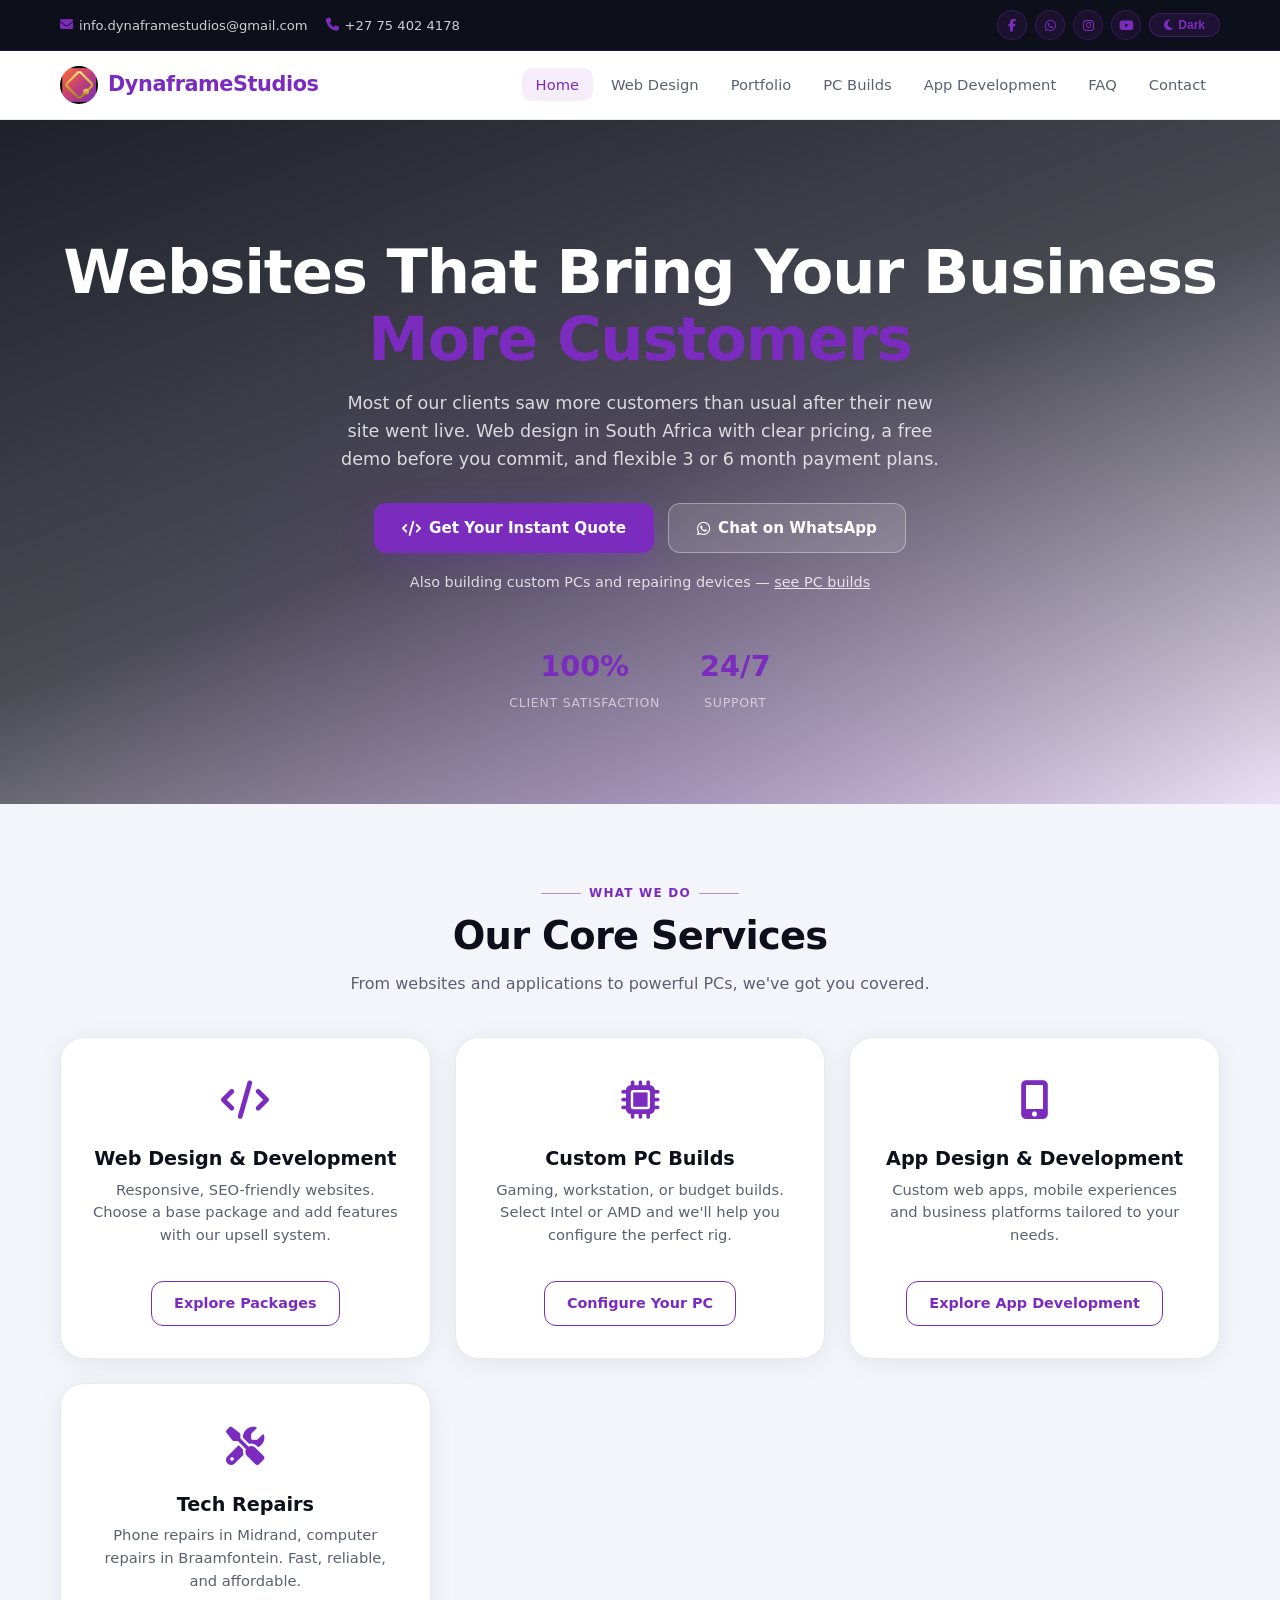
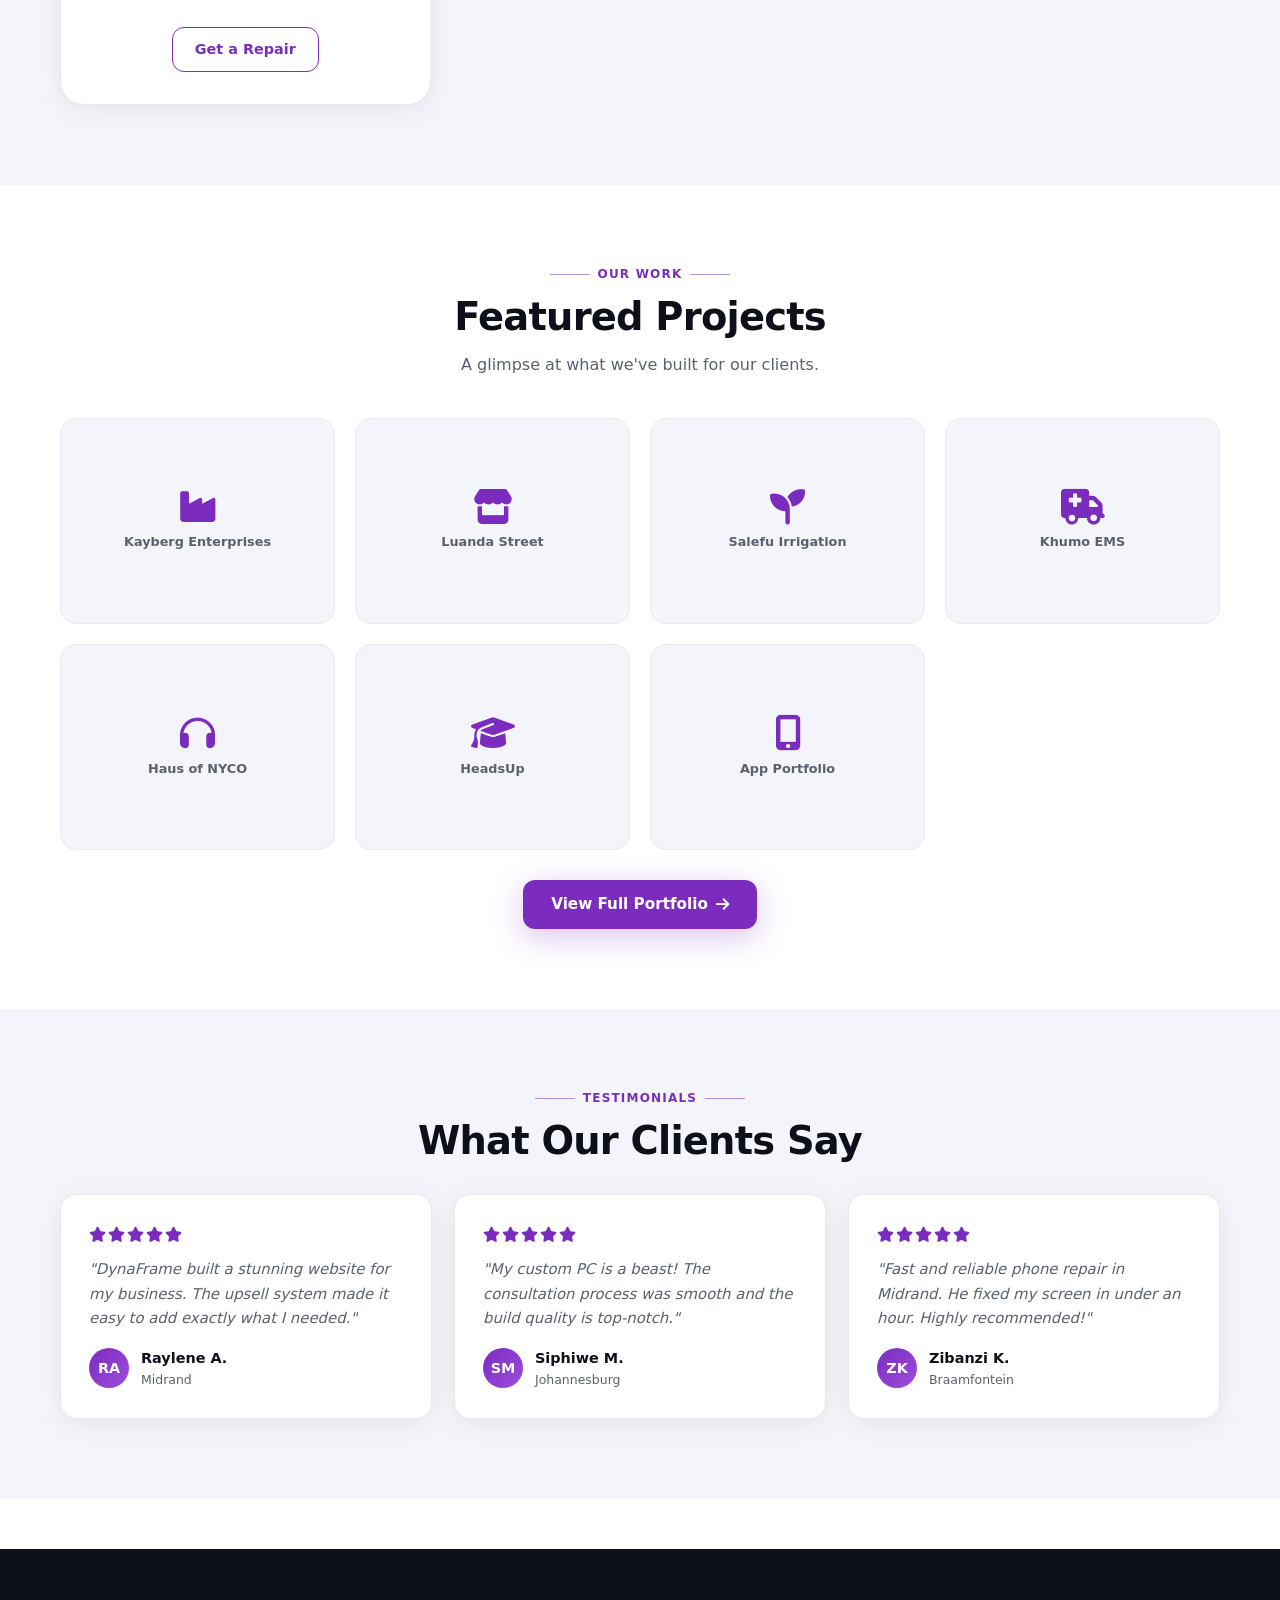
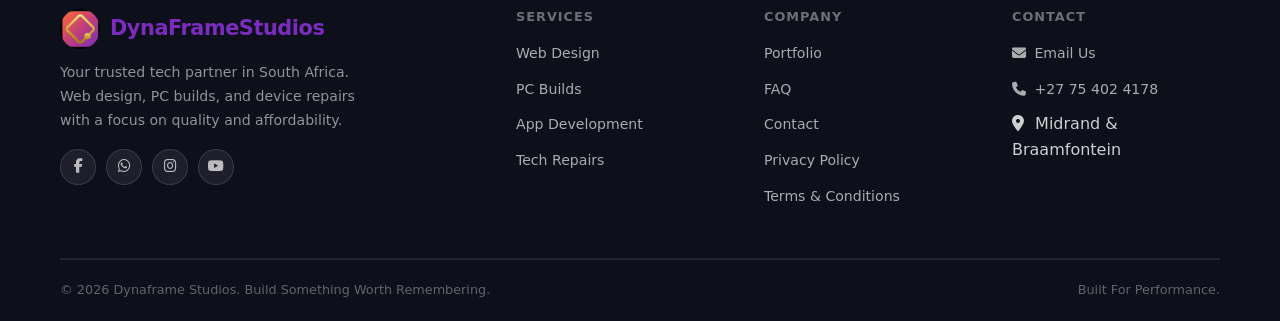
<file: index.html>
<!DOCTYPE html>
<html lang="en">
<head>
    <meta charset="UTF-8" />
    <meta name="viewport" content="width=device-width, initial-scale=1.0" />
    <title>DynaFrame Studios | Web Design, PC Builds & Tech Repairs in Midrand & Braamfontein</title>
    <meta name="description" content="Affordable custom web design, gaming PC builds and tech repairs in Midrand & Braamfontein, South Africa. Free consultations, transparent pricing, fast turnaround." />
    <link rel="canonical" href="https://dynaframestudios.co.za/index.html" />
    <meta name="robots" content="index, follow" />
    <meta property="og:type" content="website" />
    <meta property="og:title" content="DynaFrame Studios | Web Design, PC Builds & Tech Repairs in Midrand & Braamfontein" />
    <meta property="og:description" content="Affordable custom web design, gaming PC builds and tech repairs in Midrand & Braamfontein, South Africa. Free consultations, transparent pricing, fast turnaround." />
    <meta property="og:url" content="https://dynaframestudios.co.za/index.html" />
    <meta property="og:image" content="https://dynaframestudios.co.za/images/logo.jpeg" />
    <meta property="og:locale" content="en_ZA" />
    <meta property="og:site_name" content="DynaFrame Studios" />
    <meta name="twitter:card" content="summary_large_image" />
    <meta name="twitter:title" content="DynaFrame Studios | Web Design, PC Builds & Tech Repairs in Midrand & Braamfontein" />
    <meta name="twitter:description" content="Affordable custom web design, gaming PC builds and tech repairs in Midrand & Braamfontein, South Africa. Free consultations, transparent pricing, fast turnaround." />
    <meta name="twitter:image" content="https://dynaframestudios.co.za/images/logo.jpeg" />
<link rel="stylesheet" href="https://cdnjs.cloudflare.com/ajax/libs/font-awesome/6.5.1/css/all.min.css" />
	<link rel="icon" href="images/logo.jpeg" type="image/jpeg" />
    <link rel="stylesheet" href="styles.css" />
    <script type="application/ld+json">
    {
        "@context": "https://schema.org",
        "@type": "LocalBusiness",
        "name": "DynaFrame Studios",
        "image": "https://dynaframestudios.co.za/images/logo.jpeg",
        "url": "https://dynaframestudios.co.za/",
        "telephone": "+27754024178",
        "email": "info.dynaframestudios@gmail.com",
        "priceRange": "R2200 - R10000",
        "address": [
            { "@type": "PostalAddress", "addressLocality": "Midrand", "addressRegion": "Gauteng", "addressCountry": "ZA" },
            { "@type": "PostalAddress", "addressLocality": "Braamfontein", "addressRegion": "Gauteng", "addressCountry": "ZA" }
        ],
        "areaServed": ["Midrand", "Braamfontein", "Johannesburg", "Gauteng", "South Africa"],
        "sameAs": [
            "https://www.facebook.com/dynaframestudios",
            "https://www.instagram.com/dynaframestudios",
            "https://www.youtube.com/@dynaframestudios"
        ],
        "openingHoursSpecification": [
            { "@type": "OpeningHoursSpecification", "dayOfWeek": ["Monday","Tuesday","Wednesday","Thursday","Friday"], "opens": "08:00", "closes": "18:00" },
            { "@type": "OpeningHoursSpecification", "dayOfWeek": "Saturday", "opens": "09:00", "closes": "14:00" }
        ],
        "makesOffer": [
            { "@type": "Offer", "itemOffered": { "@type": "Service", "name": "Web Design & Development" } },
            { "@type": "Offer", "itemOffered": { "@type": "Service", "name": "Custom PC Builds" } },
            { "@type": "Offer", "itemOffered": { "@type": "Service", "name": "Tech Repairs" } }
        ]
    }
    </script>
</head>
<body>
    <!-- ===== TOP BAR ===== -->
    <div class="top-bar">
        <div class="container top-bar-content">
            <div class="top-bar-left">
                <a href="mailto:info.dynaframestudios@gmail.com"><i class="fas fa-envelope"></i> info.dynaframestudios@gmail.com</a>
                <a href="tel:+27754024178"><i class="fas fa-phone"></i> +27 75 402 4178</a>
            </div>
            <div class="top-bar-right">
                <a href="https://www.facebook.com/dynaframestudios" target="_blank" class="social-icon-top" aria-label="Facebook"><i class="fab fa-facebook-f"></i></a>
                        <a href="https://wa.me/27754024178" target="_blank" class="social-icon-top" aria-label="WhatsApp"><i class="fab fa-whatsapp"></i></a>
                        <a href="https://www.instagram.com/dynaframestudios" target="_blank" class="social-icon-top" aria-label="Instagram"><i class="fab fa-instagram"></i></a>
                        <a href="https://www.youtube.com/@dynaframestudios" target="_blank" class="social-icon-top" aria-label="YouTube"><i class="fab fa-youtube"></i></a>
                <button class="theme-toggle-top" id="themeToggleTop"><i class="fas fa-moon"></i> Dark</button>
            </div>
        </div>
    </div>

    <!-- ===== NAVBAR ===== -->
   <nav class="navbar" id="navbar">
        <div class="nav-container">
           <a href="index.html" class="logo">
    <img src="images/logo.jpeg" alt="DynaFrame Studios" class="nav-logo" />
    <span class="logo-text">Dynaframe<span>Studios</span></span>
</a>
            <ul class="nav-menu" id="navMenu">
                <li><a href="index.html" class="nav-link active">Home</a></li>
                <li><a href="web-design.html" class="nav-link">Web Design</a></li>
                <li><a href="portfolio.html" class="nav-link">Portfolio</a></li>
                <li><a href="pc-builds.html" class="nav-link">PC Builds</a></li>
                <li><a href="app-design.html" class="nav-link">App Development</a></li>
                <li><a href="faq.html" class="nav-link">FAQ</a></li>
                <li><a href="contact.html" class="nav-link">Contact</a></li>
            </ul>
            <button class="mobile-menu-toggle" id="mobileToggle" aria-label="Toggle menu">
                <span></span><span></span><span></span>
            </button>
        </div>
    </nav>

    <!-- ===== HERO ===== -->
    <section class="hero">
        <div class="container hero-content">
            <h1>Websites That Bring Your Business <span class="accent">More Customers</span></h1>
            <p>Most of our clients saw more customers than usual after their new site went live. Web design in South Africa with clear pricing, a free demo before you commit, and flexible 3 or 6 month payment plans.</p>
            <div class="hero-buttons">
                <a href="web-design.html" class="btn btn-primary"><i class="fas fa-code"></i> Get Your Instant Quote</a>
                <a href="https://wa.me/27754024178?text=Hi%20DynaFrame%2C%20I%27d%20like%20a%20free%20quote%20for%20a%20website" target="_blank" class="btn btn-secondary"><i class="fab fa-whatsapp"></i> Chat on WhatsApp</a>
            </div>
            <p style="margin-top:18px;font-size:0.9rem;opacity:0.85;">Also building custom PCs and repairing devices &mdash; <a href="pc-builds.html" style="text-decoration:underline;">see PC builds</a></p>
            <div class="hero-stats">
                <div class="stat-item"><span class="stat-num">100%</span><span class="stat-label">Client Satisfaction</span></div>
                <div class="stat-item"><span class="stat-num">24/7</span><span class="stat-label">Support</span></div>
            </div>
        </div>
    </section>

    <!-- ===== SERVICES ===== -->
    <section class="services" style="background:var(--section-bg);">
        <div class="container">
            <div class="section-tag">What We Do</div>
            <h2 class="section-title">Our Core Services</h2>
            <p class="section-subtitle">From websites and applications to powerful PCs, we've got you covered.</p>
            <div class="services-grid">
                <div class="service-card fade-in">
                    <div class="icon"><i class="fas fa-code"></i></div>
                    <h3>Web Design & Development</h3>
                    <p>Responsive, SEO-friendly websites. Choose a base package and add features with our upsell system.</p>
                    <a href="web-design.html" class="btn btn-outline">Explore Packages</a>
                </div>
                <div class="service-card fade-in">
                    <div class="icon"><i class="fas fa-microchip"></i></div>
                    <h3>Custom PC Builds</h3>
                    <p>Gaming, workstation, or budget builds. Select Intel or AMD and we'll help you configure the perfect rig.</p>
                    <a href="pc-builds.html" class="btn btn-outline">Configure Your PC</a>
                </div>
                <div class="service-card fade-in"><div class="icon"><i class="fas fa-mobile-alt"></i></div><h3>App Design &amp; Development</h3><p>Custom web apps, mobile experiences and business platforms tailored to your needs.</p><a href="app-design.html" class="btn btn-outline">Explore App Development</a></div>
                <div class="service-card fade-in">
                    <div class="icon"><i class="fas fa-tools"></i></div>
                    <h3>Tech Repairs</h3>
                    <p>Phone repairs in Midrand, computer repairs in Braamfontein. Fast, reliable, and affordable.</p>
                    <a href="contact.html" class="btn btn-outline">Get a Repair</a>
                </div>
            </div>
        </div>
    </section>

    <!-- ===== PORTFOLIO PREVIEW ===== -->
    <section class="portfolio-preview">
        <div class="container">
            <div class="section-tag">Our Work</div>
            <h2 class="section-title">Featured Projects</h2>
            <p class="section-subtitle">A glimpse at what we've built for our clients.</p>
            <div class="portfolio-preview-grid">
                <a href="portfolio.html#kayberg" class="portfolio-preview-item fade-in"><i class="fas fa-industry"></i><span>Kayberg Enterprises</span></a>
                <a href="portfolio.html#luanda" class="portfolio-preview-item fade-in"><i class="fas fa-store"></i><span>Luanda Street</span></a>
                <a href="portfolio.html#salefu" class="portfolio-preview-item fade-in"><i class="fas fa-seedling"></i><span>Salefu Irrigation</span></a>
                <a href="portfolio.html#khumo" class="portfolio-preview-item fade-in"><i class="fas fa-ambulance"></i><span>Khumo EMS</span></a>
                <a href="portfolio.html#nyco" class="portfolio-preview-item fade-in"><i class="fas fa-headphones"></i><span>Haus of NYCO</span></a>
                <a href="portfolio.html#headsup" class="portfolio-preview-item fade-in"><i class="fas fa-graduation-cap"></i><span>HeadsUp</span></a>
                <a href="portfolio.html#apps" class="portfolio-preview-item fade-in"><i class="fas fa-mobile-alt"></i><span>App Portfolio</span></a>
            </div>
            <div style="text-align:center;margin-top:30px;">
                <a href="portfolio.html" class="btn btn-primary">View Full Portfolio <i class="fas fa-arrow-right"></i></a>
            </div>
        </div>
    </section>

    <!-- ===== REVIEWS ===== -->
    <section style="background:var(--section-bg);">
        <div class="container">
            <div class="section-tag">Testimonials</div>
            <h2 class="section-title">What Our Clients Say</h2>
            <div class="reviews-grid">
                <div class="review-card fade-in">
                    <div class="stars"><i class="fas fa-star"></i><i class="fas fa-star"></i><i class="fas fa-star"></i><i class="fas fa-star"></i><i class="fas fa-star"></i></div>
                    <p class="review-text">"DynaFrame built a stunning website for my business. The upsell system made it easy to add exactly what I needed."</p>
                    <div class="reviewer"><div class="reviewer-avatar">RA</div><div><div class="reviewer-name">Raylene A.</div><div class="reviewer-loc">Midrand</div></div></div>
                </div>
                <div class="review-card fade-in">
                    <div class="stars"><i class="fas fa-star"></i><i class="fas fa-star"></i><i class="fas fa-star"></i><i class="fas fa-star"></i><i class="fas fa-star"></i></div>
                    <p class="review-text">"My custom PC is a beast! The consultation process was smooth and the build quality is top-notch."</p>
                    <div class="reviewer"><div class="reviewer-avatar">SM</div><div><div class="reviewer-name">Siphiwe M.</div><div class="reviewer-loc">Johannesburg</div></div></div>
                </div>
                <div class="review-card fade-in">
                    <div class="stars"><i class="fas fa-star"></i><i class="fas fa-star"></i><i class="fas fa-star"></i><i class="fas fa-star"></i><i class="fas fa-star"></i></div>
                    <p class="review-text">"Fast and reliable phone repair in Midrand. He fixed my screen in under an hour. Highly recommended!"</p>
                    <div class="reviewer"><div class="reviewer-avatar">ZK</div><div><div class="reviewer-name">Zibanzi K.</div><div class="reviewer-loc">Braamfontein</div></div></div>
                </div>
            </div>
        </div>
    </section>

    <!-- ===== FOOTER ===== -->
     <footer class="footer">
        <div class="container">
            <div class="footer-grid">
                <div class="footer-brand">
                   <a href="index.html" class="logo">
    <img src="images/logo.jpeg" alt="DynaFrame Studios" class="footer-logo" />
    <span class="logo-text">DynaFrame<span>Studios</span></span>
                    </a>
                    <p>Your trusted tech partner in South Africa. Web design, PC builds, and device repairs with a focus on quality and affordability.</p>
                    <div class="footer-social">
                        <a href="https://www.facebook.com/dynaframestudios" target="_blank" aria-label="Facebook"><i class="fab fa-facebook-f"></i></a>
                        <a href="https://wa.me/27754024178" target="_blank" aria-label="WhatsApp"><i class="fab fa-whatsapp"></i></a>
                        <a href="https://www.instagram.com/dynaframestudios" target="_blank" aria-label="Instagram"><i class="fab fa-instagram"></i></a>
                        <a href="https://www.youtube.com/@dynaframestudios" target="_blank" aria-label="YouTube"><i class="fab fa-youtube"></i></a>
                    </div>
                </div>
                <div class="footer-col">
                    <h4>Services</h4>
                    <ul>
                        <li><a href="web-design.html">Web Design</a></li>
                        <li><a href="pc-builds.html">PC Builds</a></li>
                <li><a href="app-design.html">App Development</a></li>
                        <li><a href="contact.html">Tech Repairs</a></li>
                    </ul>
                </div>
                <div class="footer-col">
                    <h4>Company</h4>
                    <ul>
                        <li><a href="portfolio.html">Portfolio</a></li>
                        <li><a href="faq.html">FAQ</a></li>
                        <li><a href="contact.html">Contact</a></li>
                        <li><a href="privacy.html">Privacy Policy</a></li>
                        <li><a href="terms.html">Terms &amp; Conditions</a></li>
                    </ul>
                </div>
                <div class="footer-col">
                    <h4>Contact</h4>
                    <ul>
                        <li><a href="mailto:info.dynaframestudios@gmail.com"><i class="fas fa-envelope" style="width:18px;"></i> Email Us</a></li>
                        <li><a href="tel:+27754024178"><i class="fas fa-phone" style="width:18px;"></i> +27 75 402 4178</a></li>
                        <li><span><i class="fas fa-map-marker-alt" style="width:18px;"></i> Midrand &amp; Braamfontein</span></li>
                    </ul>
                </div>
            </div>
            <div class="footer-bottom">
            <p>© 2026 Dynaframe Studios. Build Something Worth Remembering.</p>
            <p>Built For Performance.</p>
        </div>
        </div>
    </footer>

    <!-- ===== SCRIPTS ===== -->
    <script>
        // ===== DARK / LIGHT MODE =====
        (function() {
            const toggleBtn = document.getElementById('themeToggleTop');
            const body = document.body;

            // Check saved theme
            const saved = localStorage.getItem('df-theme');
            if (saved === 'dark') {
                body.classList.add('dark-mode');
                if (toggleBtn) toggleBtn.innerHTML = '<i class="fas fa-sun"></i> Light';
            } else {
                if (toggleBtn) toggleBtn.innerHTML = '<i class="fas fa-moon"></i> Dark';
            }

            if (toggleBtn) {
                toggleBtn.addEventListener('click', function() {
                    body.classList.toggle('dark-mode');
                    const isDark = body.classList.contains('dark-mode');
                    localStorage.setItem('df-theme', isDark ? 'dark' : 'light');
                    toggleBtn.innerHTML = isDark ? '<i class="fas fa-sun"></i> Light' :
                        '<i class="fas fa-moon"></i> Dark';
                });
            }
        })();

        // ===== MOBILE BURGER MENU =====
        (function() {
            const toggle = document.getElementById('mobileToggle');
            const menu = document.getElementById('navMenu');

            if (toggle && menu) {
                toggle.addEventListener('click', function() {
                    menu.classList.toggle('active');
                });

                // Close on link click
                menu.querySelectorAll('.nav-link').forEach(link => {
                    link.addEventListener('click', () => {
                        menu.classList.remove('active');
                    });
                });

                // Close on outside click
                document.addEventListener('click', function(e) {
                    if (!menu.contains(e.target) && !toggle.contains(e.target)) {
                        menu.classList.remove('active');
                    }
                });
            }
        })();

        // ===== SCROLL REVEAL (Fade In) =====
        (function() {
            const observer = new IntersectionObserver((entries) => {
                entries.forEach(entry => {
                    if (entry.isIntersecting) {
                        entry.target.classList.add('visible');
                    }
                });
            }, { threshold: 0.15 });

            document.querySelectorAll('.fade-in').forEach(el => observer.observe(el));
        })();

        // ===== NAVBAR ACTIVE LINK =====
        (function() {
            const current = window.location.pathname.split('/').pop() || 'index.html';
            document.querySelectorAll('.nav-link').forEach(link => {
                const href = link.getAttribute('href');
                if (href === current) {
                    link.classList.add('active');
                } else {
                    link.classList.remove('active');
                }
            });
        })();
    </script>
</body>
</html>
</file>
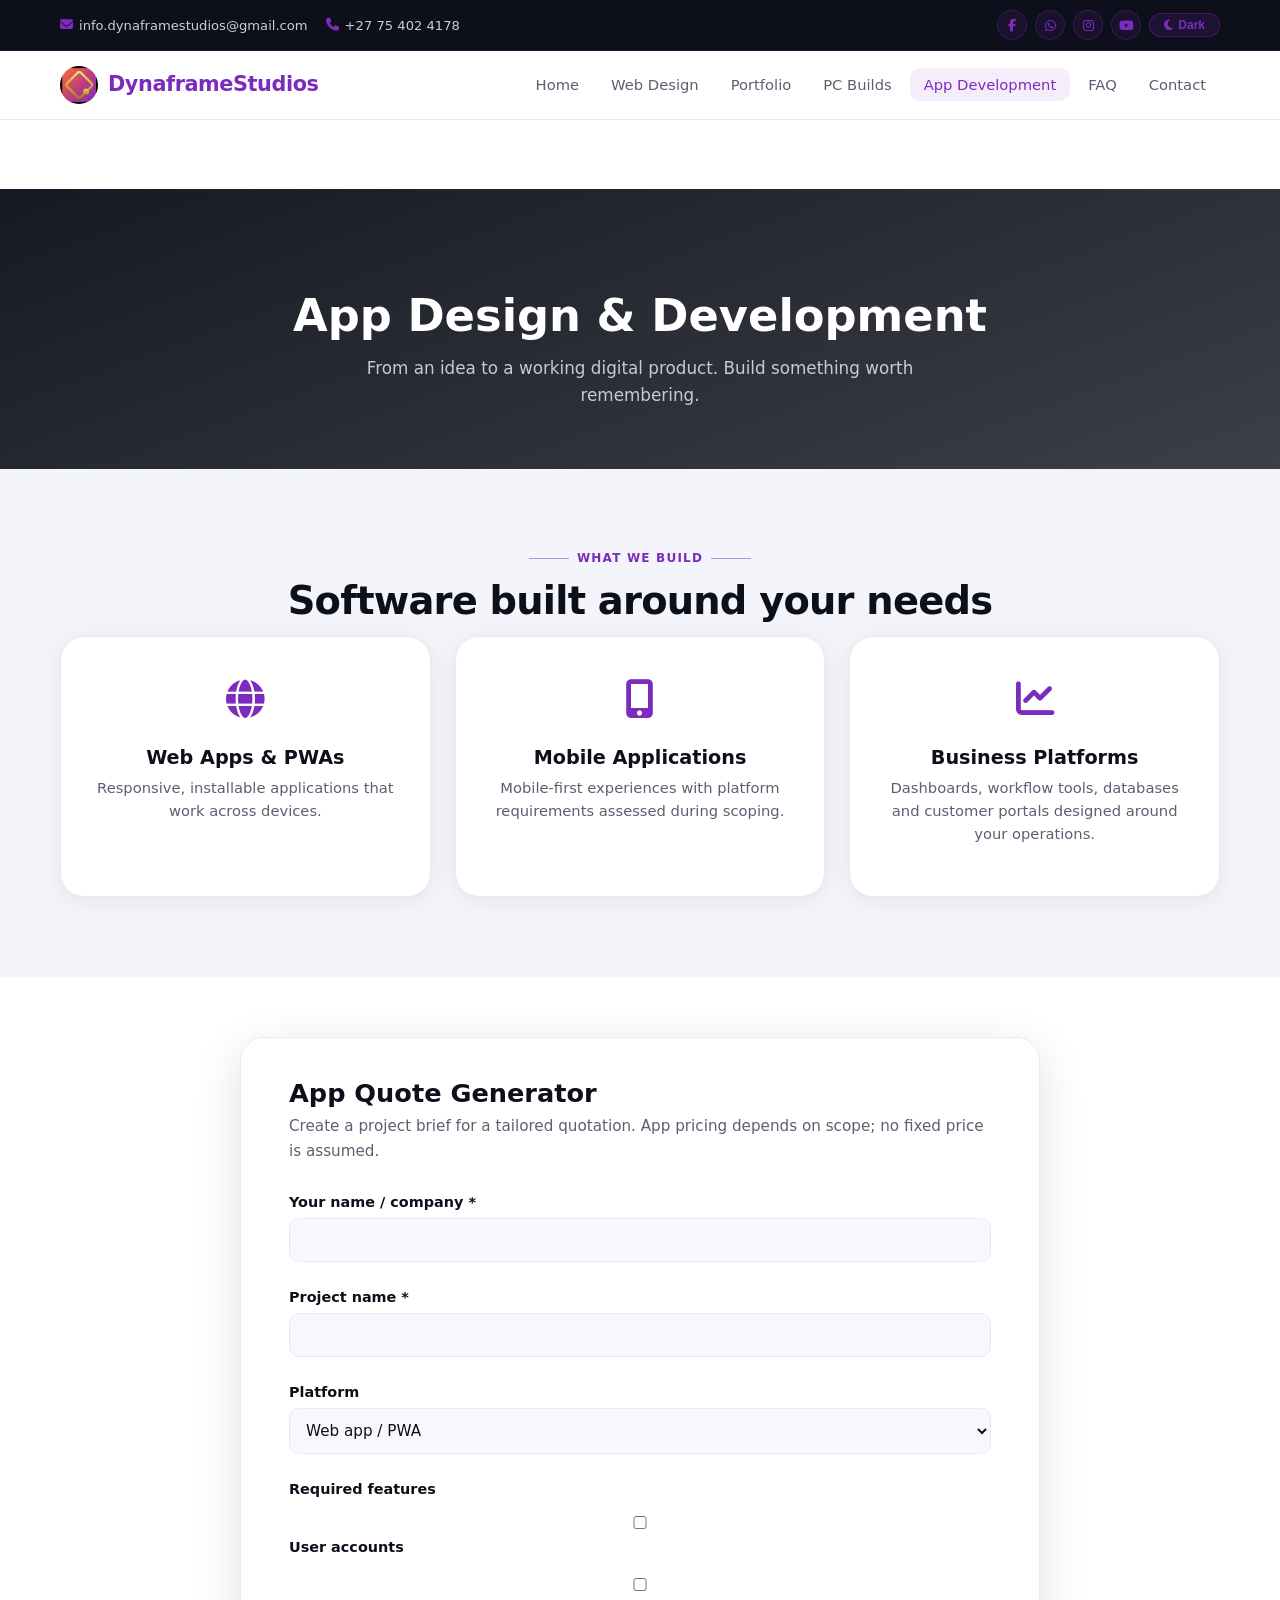
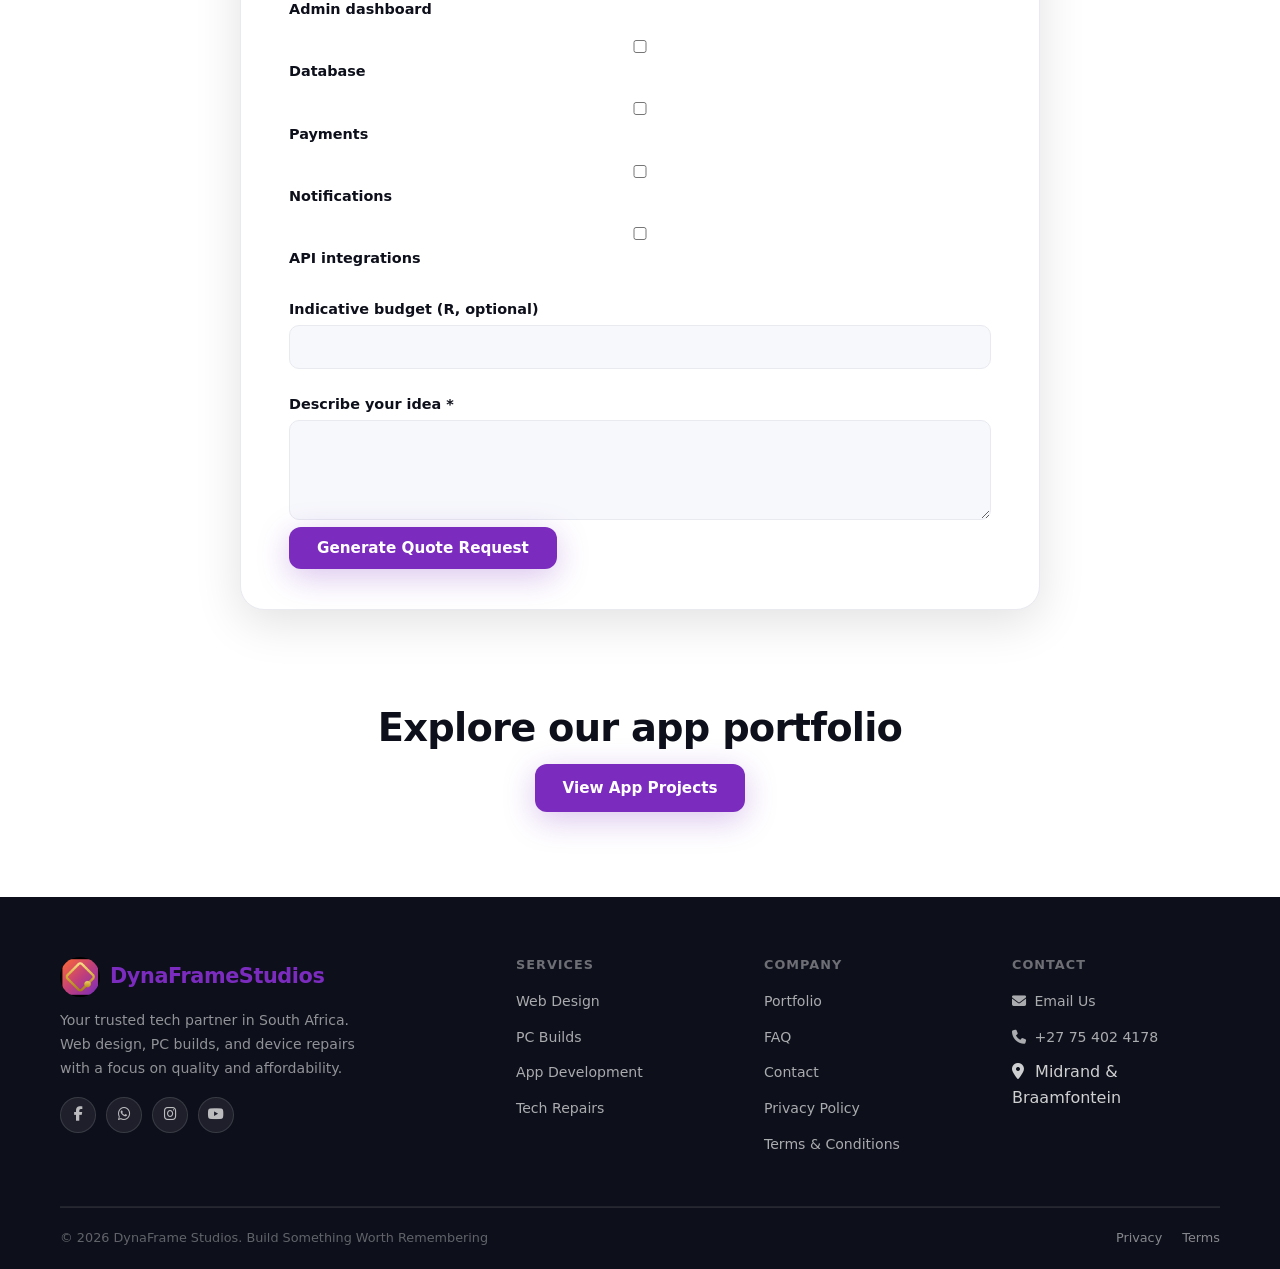
<file: app-design.html>
<!DOCTYPE html>
<html lang="en">
<head>
    <meta charset="UTF-8" />
    <meta name="viewport" content="width=device-width, initial-scale=1.0" />
    <title>App Development | DynaFrame Studios South Africa</title>
    <meta name="description" content="Custom web applications, mobile apps and business platforms. Request a tailored development quote." />
    <link rel="canonical" href="https://dynaframestudios.co.za/app-design.html" />
    <meta name="robots" content="index, follow" />
    <meta property="og:type" content="website" />
    <meta property="og:title" content="App Development | DynaFrame Studios South Africa" />
    <meta property="og:description" content="Custom web applications, mobile apps and business platforms. Request a tailored development quote." />
    <meta property="og:url" content="https://dynaframestudios.co.za/app-design.html" />
    <meta property="og:image" content="https://dynaframestudios.co.za/images/logo.jpeg" />
    <meta property="og:locale" content="en_ZA" />
    <meta property="og:site_name" content="DynaFrame Studios" />
    <meta name="twitter:card" content="summary_large_image" />
    <meta name="twitter:title" content="App Development | DynaFrame Studios South Africa" />
    <meta name="twitter:description" content="Custom web applications, mobile apps and business platforms. Request a tailored development quote." />
    <meta name="twitter:image" content="https://dynaframestudios.co.za/images/logo.jpeg" />
    <link rel="stylesheet" href="https://cdnjs.cloudflare.com/ajax/libs/font-awesome/6.5.1/css/all.min.css" />
    <link rel="stylesheet" href="styles.css" />
	<link rel="icon" href="images/logo.jpeg" type="image/jpeg" />
</head>
<body>
    <!-- TOP BAR & NAVBAR (copy from index) -->
    <!-- ===== TOP BAR ===== -->
    <div class="top-bar">
        <div class="container top-bar-content">
            <div class="top-bar-left">
                <a href="mailto:info.dynaframestudios@gmail.com"><i class="fas fa-envelope"></i> info.dynaframestudios@gmail.com</a>
                <a href="tel:+27754024178"><i class="fas fa-phone"></i> +27 75 402 4178</a>
            </div>
            <div class="top-bar-right">
              <a href="https://www.facebook.com/dynaframestudios" target="_blank" class="social-icon-top" aria-label="Facebook"><i class="fab fa-facebook-f"></i></a>
                        <a href="https://wa.me/27754024178" target="_blank" class="social-icon-top" aria-label="WhatsApp"><i class="fab fa-whatsapp"></i></a>
                        <a href="https://www.instagram.com/dynaframestudios" target="_blank" class="social-icon-top" aria-label="Instagram"><i class="fab fa-instagram"></i></a>
                        <a href="https://www.youtube.com/@dynaframestudios" target="_blank" class="social-icon-top" aria-label="YouTube"><i class="fab fa-youtube"></i></a>
                <button class="theme-toggle-top" id="themeToggleTop"><i class="fas fa-moon"></i> Dark</button>
            </div>
        </div>
    </div>

    <!-- ===== NAVBAR ===== -->
    <nav class="navbar" id="navbar">
        <div class="nav-container">
           <a href="index.html" class="logo">
    <img src="images/logo.jpeg" alt="DynaFrame Studios" class="nav-logo" />
    <span class="logo-text">Dynaframe<span>Studios</span></span>
</a>
            <ul class="nav-menu" id="navMenu">
                <li><a href="index.html" class="nav-link">Home</a></li>
                <li><a href="web-design.html" class="nav-link">Web Design</a></li>
                <li><a href="portfolio.html" class="nav-link">Portfolio</a></li>
                <li><a href="pc-builds.html" class="nav-link">PC Builds</a></li>
                <li><a href="app-design.html" class="nav-link active">App Development</a></li>
                <li><a href="faq.html" class="nav-link">FAQ</a></li>
                <li><a href="contact.html" class="nav-link">Contact</a></li>
            </ul>
            <button class="mobile-menu-toggle" id="mobileToggle" aria-label="Toggle menu">
                <span></span><span></span><span></span>
            </button>
        </div>
    </nav>

    <section class="page-hero"><div class="container"><h1>App Design &amp; Development</h1><p>From an idea to a working digital product. Build something worth remembering.</p></div></section>
    <section class="services" style="background:var(--section-bg);"><div class="container"><div class="section-tag">What We Build</div><h2 class="section-title">Software built around your needs</h2><div class="services-grid">
    <div class="service-card"><div class="icon"><i class="fas fa-globe"></i></div><h3>Web Apps &amp; PWAs</h3><p>Responsive, installable applications that work across devices.</p></div>
    <div class="service-card"><div class="icon"><i class="fas fa-mobile-alt"></i></div><h3>Mobile Applications</h3><p>Mobile-first experiences with platform requirements assessed during scoping.</p></div>
    <div class="service-card"><div class="icon"><i class="fas fa-chart-line"></i></div><h3>Business Platforms</h3><p>Dashboards, workflow tools, databases and customer portals designed around your operations.</p></div></div></div></section>
    <section style="padding:60px 0"><div class="container"><div class="upsell-container"><h2>App Quote Generator</h2><p class="sub">Create a project brief for a tailored quotation. App pricing depends on scope; no fixed price is assumed.</p>
    <form id="appQuoteForm"><div class="upsell-form-group"><label for="appName">Your name / company *</label><input id="appName" required maxlength="120"></div><div class="upsell-form-group"><label for="appProject">Project name *</label><input id="appProject" required maxlength="120"></div><div class="upsell-form-group"><label for="appPlatform">Platform</label><select id="appPlatform" style="width:100%;padding:12px"><option>Web app / PWA</option><option>Android</option><option>iOS</option><option>Cross-platform</option><option>Not sure yet</option></select></div>
    <div class="upsell-form-group"><label>Required features</label><div id="appFeatures" style="display:grid;gap:12px;margin:12px 0"><label><input type="checkbox" value="User accounts"> User accounts</label><label><input type="checkbox" value="Admin dashboard"> Admin dashboard</label><label><input type="checkbox" value="Database"> Database</label><label><input type="checkbox" value="Payments"> Payments</label><label><input type="checkbox" value="Notifications"> Notifications</label><label><input type="checkbox" value="API integrations"> API integrations</label></div></div>
    <div class="upsell-form-group"><label for="appBudget">Indicative budget (R, optional)</label><input id="appBudget" type="number" min="0" step="1"></div><div class="upsell-form-group"><label for="appScope">Describe your idea *</label><textarea id="appScope" required maxlength="3000"></textarea></div><button class="btn btn-primary" type="submit">Generate Quote Request</button></form>
    <div id="appQuoteResult" hidden style="margin-top:24px"><pre id="appQuoteText" style="white-space:pre-wrap;overflow-wrap:anywhere;font:inherit"></pre><div style="display:flex;gap:12px;flex-wrap:wrap"><button id="appPrint" class="btn btn-primary" type="button">Print / Save PDF</button><a id="appShare" class="btn btn-outline" target="_blank" rel="noopener">Send via WhatsApp</a></div></div></div></div></section>
    <section style="padding:35px 0;text-align:center"><div class="container"><h2 class="section-title">Explore our app portfolio</h2><a class="btn btn-primary" href="portfolio.html#apps">View App Projects</a></div></section>
    <script src="assets/js/app-quote.js" defer></script>
   <!-- ===== FOOTER ===== -->
    <footer class="footer">
        <div class="container">
            <div class="footer-grid">
                <div class="footer-brand">
                   <a href="index.html" class="logo">
    <img src="images/logo.jpeg" alt="DynaFrame Studios" class="footer-logo" />
    <span class="logo-text">DynaFrame<span>Studios</span></span>
                    </a>
                    <p>Your trusted tech partner in South Africa. Web design, PC builds, and device repairs with a focus on quality and affordability.</p>
                    <div class="footer-social">
                        <a href="https://www.facebook.com/dynaframestudios" target="_blank" aria-label="Facebook"><i class="fab fa-facebook-f"></i></a>
                        <a href="https://wa.me/27754024178" target="_blank" aria-label="WhatsApp"><i class="fab fa-whatsapp"></i></a>
                        <a href="https://www.instagram.com/dynaframestudios" target="_blank" aria-label="Instagram"><i class="fab fa-instagram"></i></a>
                        <a href="https://www.youtube.com/@dynaframestudios" target="_blank" aria-label="YouTube"><i class="fab fa-youtube"></i></a>
                    </div>
                </div>
                <div class="footer-col">
                    <h4>Services</h4>
                    <ul>
                        <li><a href="web-design.html">Web Design</a></li>
                        <li><a href="pc-builds.html">PC Builds</a></li>
                <li><a href="app-design.html">App Development</a></li>
                        <li><a href="contact.html">Tech Repairs</a></li>
                    </ul>
                </div>
                <div class="footer-col">
                    <h4>Company</h4>
                    <ul>
                        <li><a href="portfolio.html">Portfolio</a></li>
                        <li><a href="faq.html">FAQ</a></li>
                        <li><a href="contact.html">Contact</a></li>
                        <li><a href="privacy.html">Privacy Policy</a></li>
                        <li><a href="terms.html">Terms &amp; Conditions</a></li>
                    </ul>
                </div>
                <div class="footer-col">
                    <h4>Contact</h4>
                    <ul>
                        <li><a href="mailto:info.dynaframestudios@gmail.com"><i class="fas fa-envelope" style="width:18px;"></i> Email Us</a></li>
                        <li><a href="tel:+27754024178"><i class="fas fa-phone" style="width:18px;"></i> +27 75 402 4178</a></li>
                        <li><span><i class="fas fa-map-marker-alt" style="width:18px;"></i> Midrand &amp; Braamfontein</span></li>
                    </ul>
                </div>
            </div>
            <div class="footer-bottom">
                <span>&copy; 2026 DynaFrame Studios. Build Something Worth Remembering</span>
                <span>
                    <a href="privacy.html">Privacy</a>
                    <a href="terms.html">Terms</a>
                </span>
            </div>
        </div>
    </footer>
 <script>
  // Dark mode toggle
  (function() {
    const toggleBtn = document.getElementById('themeToggleTop');
    const body = document.body;
    const saved = localStorage.getItem('df-theme');
    if (saved === 'dark') {
      body.classList.add('dark-mode');
      if (toggleBtn) toggleBtn.innerHTML = '<i class="fas fa-sun"></i> Light';
    } else {
      if (toggleBtn) toggleBtn.innerHTML = '<i class="fas fa-moon"></i> Dark';
    }
    if (toggleBtn) {
      toggleBtn.addEventListener('click', function() {
        body.classList.toggle('dark-mode');
        const isDark = body.classList.contains('dark-mode');
        localStorage.setItem('df-theme', isDark ? 'dark' : 'light');
        toggleBtn.innerHTML = isDark ? '<i class="fas fa-sun"></i> Light' : '<i class="fas fa-moon"></i> Dark';
      });
    }
  })();

  // Mobile menu toggle
  (function() {
    const toggle = document.getElementById('mobileToggle');
    const menu = document.getElementById('navMenu');
    if (toggle && menu) {
      toggle.addEventListener('click', function() {
        menu.classList.toggle('active');
      });
      menu.querySelectorAll('.nav-link').forEach(link => {
        link.addEventListener('click', () => menu.classList.remove('active'));
      });
      document.addEventListener('click', function(e) {
        if (!menu.contains(e.target) && !toggle.contains(e.target)) {
          menu.classList.remove('active');
        }
      });
    }
  })();

  // Scroll reveal (fade-in)
  (function() {
    const observer = new IntersectionObserver((entries) => {
      entries.forEach(entry => {
        if (entry.isIntersecting) entry.target.classList.add('visible');
      });
    }, { threshold: 0.15 });
    document.querySelectorAll('.fade-in').forEach(el => observer.observe(el));
  })();

</script>
             
	 <script type="text/javascript">
    var Tawk_API=Tawk_API||{}, Tawk_LoadStart=new Date();
    (function(){
    var s1=document.createElement("script"),s0=document.getElementsByTagName("script")[0];
    s1.async=true;
    s1.src='https://embed.tawk.to/68ec91b77e32cc195255b3de/1j7e1idgv';
    s1.charset='UTF-8';
    s1.setAttribute('crossorigin','*');
    s0.parentNode.insertBefore(s1,s0);
    })();
    </script>
</body>
</html>
</file>
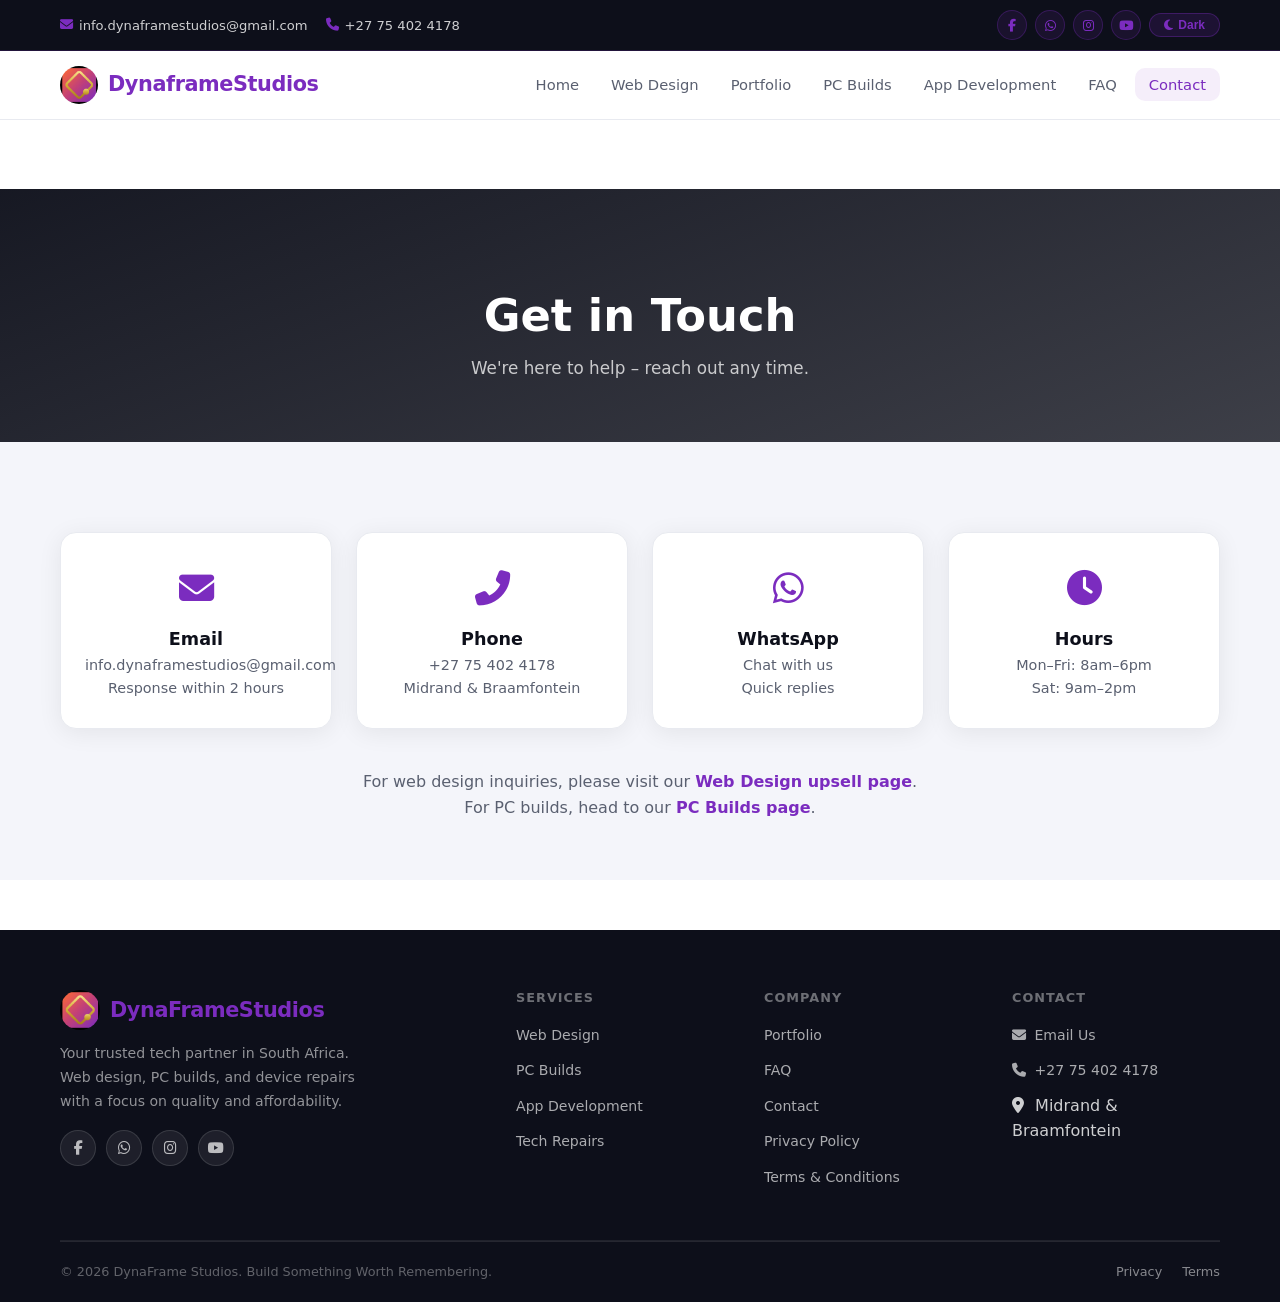
<file: contact.html>
<!DOCTYPE html>
<html lang="en">
<head>
    <meta charset="UTF-8" />
    <meta name="viewport" content="width=device-width, initial-scale=1.0" />
    <title>Contact DynaFrame Studios | Midrand & Braamfontein Tech Partner</title>
    <meta name="description" content="Get in touch with DynaFrame Studios for web design, PC builds and tech repairs. WhatsApp, call or email us — we respond within 2 hours." />
    <link rel="canonical" href="https://dynaframestudios.co.za/contact.html" />
    <meta name="robots" content="index, follow" />
    <meta property="og:type" content="website" />
    <meta property="og:title" content="Contact DynaFrame Studios | Midrand & Braamfontein Tech Partner" />
    <meta property="og:description" content="Get in touch with DynaFrame Studios for web design, PC builds and tech repairs. WhatsApp, call or email us — we respond within 2 hours." />
    <meta property="og:url" content="https://dynaframestudios.co.za/contact.html" />
    <meta property="og:image" content="https://dynaframestudios.co.za/images/logo.jpeg" />
    <meta property="og:locale" content="en_ZA" />
    <meta property="og:site_name" content="DynaFrame Studios" />
    <meta name="twitter:card" content="summary_large_image" />
    <meta name="twitter:title" content="Contact DynaFrame Studios | Midrand & Braamfontein Tech Partner" />
    <meta name="twitter:description" content="Get in touch with DynaFrame Studios for web design, PC builds and tech repairs. WhatsApp, call or email us — we respond within 2 hours." />
    <meta name="twitter:image" content="https://dynaframestudios.co.za/images/logo.jpeg" />
    <link rel="stylesheet" href="https://cdnjs.cloudflare.com/ajax/libs/font-awesome/6.5.1/css/all.min.css" />
    <link rel="stylesheet" href="styles.css" />
	<link rel="icon" href="images/logo.jpeg" type="image/png" />
</head>
<body>
    <!-- TOP BAR & NAVBAR -->
    <!-- ===== TOP BAR ===== -->
    <div class="top-bar">
        <div class="container top-bar-content">
            <div class="top-bar-left">
                <a href="mailto:info.dynaframestudios@gmail.com"><i class="fas fa-envelope"></i> info.dynaframestudios@gmail.com</a>
                <a href="tel:+27754024178"><i class="fas fa-phone"></i> +27 75 402 4178</a>
            </div>
            <div class="top-bar-right">
                <a href="https://www.facebook.com/dynaframestudios" target="_blank" class="social-icon-top" aria-label="Facebook"><i class="fab fa-facebook-f"></i></a>
                        <a href="https://wa.me/27754024178" target="_blank" class="social-icon-top" aria-label="WhatsApp"><i class="fab fa-whatsapp"></i></a>
                        <a href="https://www.instagram.com/dynaframestudios" target="_blank" class="social-icon-top" aria-label="Instagram"><i class="fab fa-instagram"></i></a>
                        <a href="https://www.youtube.com/@dynaframestudios" target="_blank" class="social-icon-top" aria-label="YouTube"><i class="fab fa-youtube"></i></a>
                <button class="theme-toggle-top" id="themeToggleTop"><i class="fas fa-moon"></i> Dark</button>
            </div>
        </div>
    </div>

    <!-- ===== NAVBAR ===== -->
    <nav class="navbar" id="navbar">
        <div class="nav-container">
           <a href="index.html" class="logo">
    <img src="images/logo.jpeg" alt="DynaFrame Studios" class="nav-logo" />
    <span class="logo-text">Dynaframe<span>Studios</span></span>
</a>
            <ul class="nav-menu" id="navMenu">
                <li><a href="index.html" class="nav-link active">Home</a></li>
                <li><a href="web-design.html" class="nav-link">Web Design</a></li>
                <li><a href="portfolio.html" class="nav-link">Portfolio</a></li>
                <li><a href="pc-builds.html" class="nav-link">PC Builds</a></li>
                <li><a href="app-design.html" class="nav-link">App Development</a></li>
                <li><a href="faq.html" class="nav-link">FAQ</a></li>
                <li><a href="contact.html" class="nav-link">Contact</a></li>
            </ul>
            <button class="mobile-menu-toggle" id="mobileToggle" aria-label="Toggle menu">
                <span></span><span></span><span></span>
            </button>
        </div>
    </nav>

    <!-- PAGE HERO -->
    <section class="page-hero">
        <div class="container"><h1>Get in Touch</h1><p>We're here to help – reach out any time.</p></div>
    </section>

    <!-- CONTACT METHODS -->
    <section style="padding:60px 0;background:var(--section-bg);">
        <div class="container">
            <div class="contact-methods">
                <div class="contact-method">
                    <div class="icon"><i class="fas fa-envelope"></i></div>
                    <h3>Email</h3>
                    <p><a href="mailto:info.dynaframestudios@gmail.com">info.dynaframestudios@gmail.com</a></p>
                    <p>Response within 2 hours</p>
                </div>
                <div class="contact-method">
                    <div class="icon"><i class="fas fa-phone-alt"></i></div>
                    <h3>Phone</h3>
                    <p><a href="tel:+27754024178">+27 75 402 4178</a></p>
                    <p>Midrand &amp; Braamfontein</p>
                </div>
                <div class="contact-method">
                    <div class="icon"><i class="fab fa-whatsapp"></i></div>
                    <h3>WhatsApp</h3>
                    <p><a href="https://wa.me/27754024178">Chat with us</a></p>
                    <p>Quick replies</p>
                </div>
                <div class="contact-method">
                    <div class="icon"><i class="fas fa-clock"></i></div>
                    <h3>Hours</h3>
                    <p>Mon–Fri: 8am–6pm</p>
                    <p>Sat: 9am–2pm</p>
                </div>
            </div>
            <div style="text-align:center;margin-top:40px;">
                <p style="color:var(--text-secondary);">For web design inquiries, please visit our <a href="web-design.html" style="color:var(--purple);font-weight:600;">Web Design upsell page</a>.</p>
                <p style="color:var(--text-secondary);">For PC builds, head to our <a href="pc-builds.html" style="color:var(--purple);font-weight:600;">PC Builds page</a>.</p>
            </div>
        </div>
    </section>

    <!-- FOOTER -->
    <!-- ===== FOOTER ===== -->
     <footer class="footer">
        <div class="container">
            <div class="footer-grid">
                <div class="footer-brand">
                   <a href="index.html" class="logo">
    <img src="images/logo.jpeg" alt="DynaFrame Studios" class="footer-logo" />
    <span class="logo-text">DynaFrame<span>Studios</span></span>
                    </a>
                    <p>Your trusted tech partner in South Africa. Web design, PC builds, and device repairs with a focus on quality and affordability.</p>
                    <div class="footer-social">
                        <a href="https://www.facebook.com/dynaframestudios" target="_blank" aria-label="Facebook"><i class="fab fa-facebook-f"></i></a>
                        <a href="https://wa.me/27754024178" target="_blank" aria-label="WhatsApp"><i class="fab fa-whatsapp"></i></a>
                        <a href="https://www.instagram.com/dynaframestudios" target="_blank" aria-label="Instagram"><i class="fab fa-instagram"></i></a>
                        <a href="https://www.youtube.com/@dynaframestudios" target="_blank" aria-label="YouTube"><i class="fab fa-youtube"></i></a>
                    </div>
                </div>
                <div class="footer-col">
                    <h4>Services</h4>
                    <ul>
                        <li><a href="web-design.html">Web Design</a></li>
                        <li><a href="pc-builds.html">PC Builds</a></li>
                <li><a href="app-design.html">App Development</a></li>
                        <li><a href="contact.html">Tech Repairs</a></li>
                    </ul>
                </div>
                <div class="footer-col">
                    <h4>Company</h4>
                    <ul>
                        <li><a href="portfolio.html">Portfolio</a></li>
                        <li><a href="faq.html">FAQ</a></li>
                        <li><a href="contact.html">Contact</a></li>
                        <li><a href="privacy.html">Privacy Policy</a></li>
                        <li><a href="terms.html">Terms &amp; Conditions</a></li>
                    </ul>
                </div>
                <div class="footer-col">
                    <h4>Contact</h4>
                    <ul>
                        <li><a href="mailto:info.dynaframestudios@gmail.com"><i class="fas fa-envelope" style="width:18px;"></i> Email Us</a></li>
                        <li><a href="tel:+27754024178"><i class="fas fa-phone" style="width:18px;"></i> +27 75 402 4178</a></li>
                        <li><span><i class="fas fa-map-marker-alt" style="width:18px;"></i> Midrand &amp; Braamfontein</span></li>
                    </ul>
                </div>
            </div>
            <div class="footer-bottom">
                <span>&copy; 2026 DynaFrame Studios. Build Something Worth Remembering.</span>
                <span>
                    <a href="privacy.html">Privacy</a>
                    <a href="terms.html">Terms</a>
                </span>
            </div>
        </div>
    </footer>
<script>
  // Dark mode toggle
  (function() {
    const toggleBtn = document.getElementById('themeToggleTop');
    const body = document.body;
    const saved = localStorage.getItem('df-theme');
    if (saved === 'dark') {
      body.classList.add('dark-mode');
      if (toggleBtn) toggleBtn.innerHTML = '<i class="fas fa-sun"></i> Light';
    } else {
      if (toggleBtn) toggleBtn.innerHTML = '<i class="fas fa-moon"></i> Dark';
    }
    if (toggleBtn) {
      toggleBtn.addEventListener('click', function() {
        body.classList.toggle('dark-mode');
        const isDark = body.classList.contains('dark-mode');
        localStorage.setItem('df-theme', isDark ? 'dark' : 'light');
        toggleBtn.innerHTML = isDark ? '<i class="fas fa-sun"></i> Light' : '<i class="fas fa-moon"></i> Dark';
      });
    }
  })();

  // Mobile menu toggle
  (function() {
    const toggle = document.getElementById('mobileToggle');
    const menu = document.getElementById('navMenu');
    if (toggle && menu) {
      toggle.addEventListener('click', function() {
        menu.classList.toggle('active');
      });
      menu.querySelectorAll('.nav-link').forEach(link => {
        link.addEventListener('click', () => menu.classList.remove('active'));
      });
      document.addEventListener('click', function(e) {
        if (!menu.contains(e.target) && !toggle.contains(e.target)) {
          menu.classList.remove('active');
        }
      });
    }
  })();

  // Scroll reveal (fade-in)
  (function() {
    const observer = new IntersectionObserver((entries) => {
      entries.forEach(entry => {
        if (entry.isIntersecting) entry.target.classList.add('visible');
      });
    }, { threshold: 0.15 });
    document.querySelectorAll('.fade-in').forEach(el => observer.observe(el));
  })();

  // Active nav link highlight
  (function() {
    const current = window.location.pathname.split('/').pop() || 'index.html';
    document.querySelectorAll('.nav-link').forEach(link => {
      const href = link.getAttribute('href');
      if (href === current) link.classList.add('active');
      else link.classList.remove('active');
    });
  })();
</script>
	 <script type="text/javascript">
    var Tawk_API=Tawk_API||{}, Tawk_LoadStart=new Date();
    (function(){
    var s1=document.createElement("script"),s0=document.getElementsByTagName("script")[0];
    s1.async=true;
    s1.src='https://embed.tawk.to/68ec91b77e32cc195255b3de/1j7e1idgv';
    s1.charset='UTF-8';
    s1.setAttribute('crossorigin','*');
    s0.parentNode.insertBefore(s1,s0);
    })();
    </script>
</body>
</html>
</file>
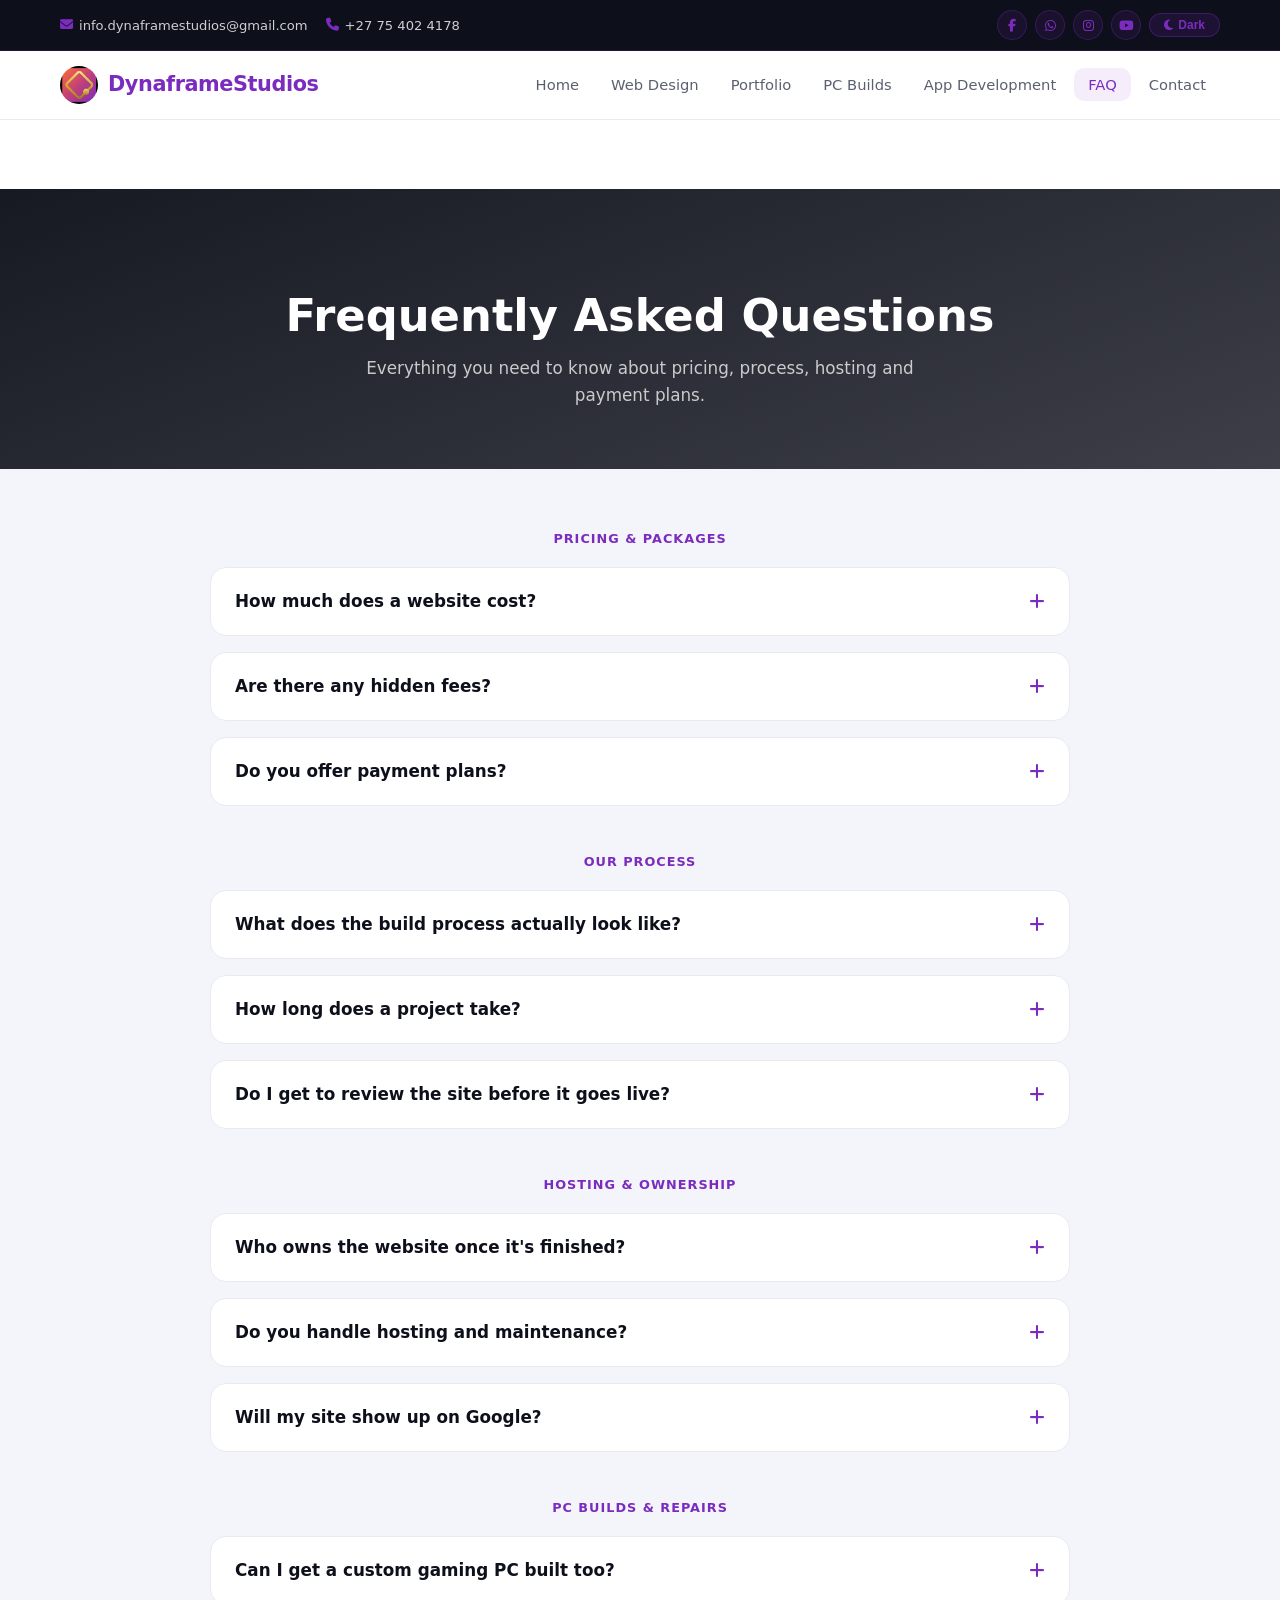
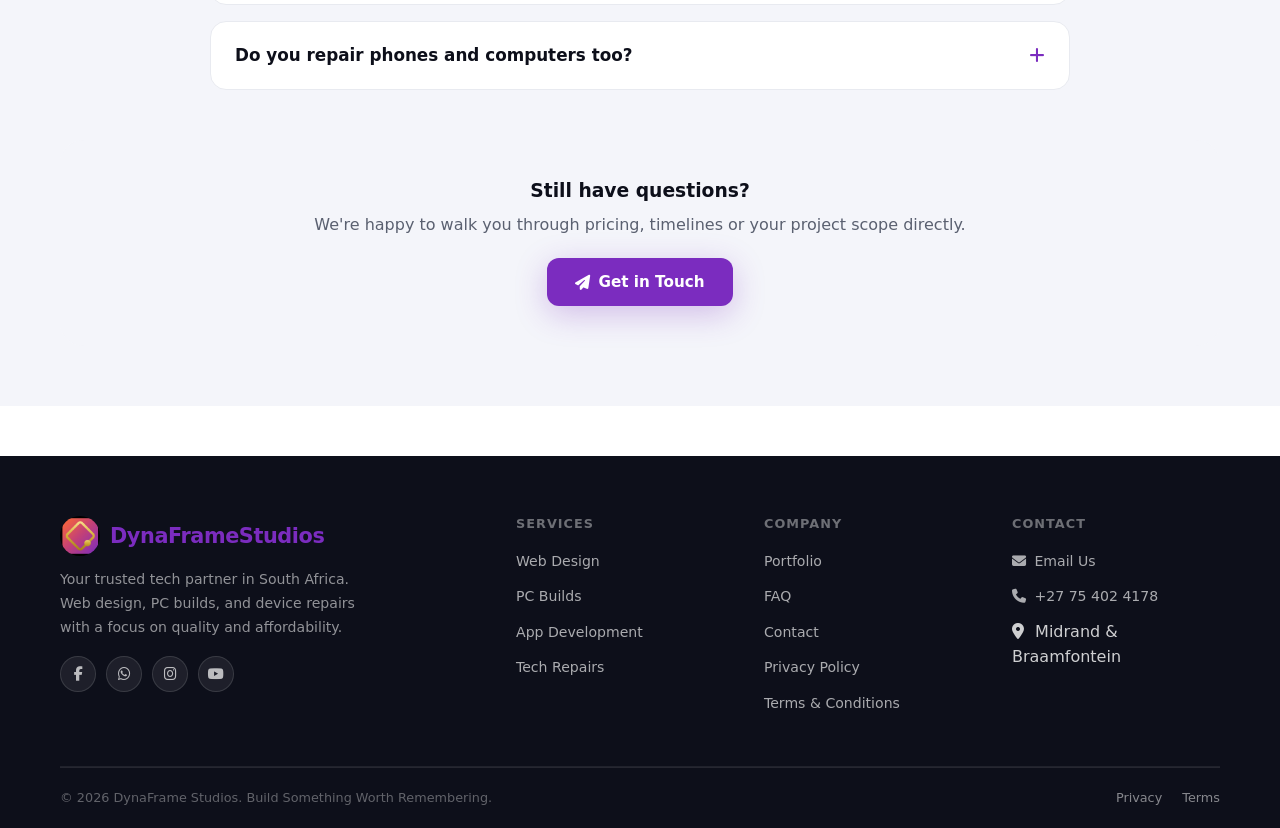
<file: faq.html>
<!DOCTYPE html>
<html lang="en">
<head>
    <meta charset="UTF-8" />
    <meta name="viewport" content="width=device-width, initial-scale=1.0" />
    <title>FAQ – Web Design, Pricing & Process Questions | DynaFrame Studios</title>
    <meta name="description" content="Answers to common questions about DynaFrame Studios' web design pricing, build process, hosting, timelines and month-to-month payment plans." />
    <link rel="canonical" href="https://dynaframestudios.co.za/faq.html" />
    <meta name="robots" content="index, follow" />
    <meta property="og:type" content="website" />
    <meta property="og:title" content="FAQ – Web Design, Pricing & Process Questions | DynaFrame Studios" />
    <meta property="og:description" content="Answers to common questions about DynaFrame Studios' web design pricing, build process, hosting, timelines and month-to-month payment plans." />
    <meta property="og:url" content="https://dynaframestudios.co.za/faq.html" />
    <meta property="og:image" content="https://dynaframestudios.co.za/images/logo.jpeg" />
    <meta property="og:locale" content="en_ZA" />
    <meta property="og:site_name" content="DynaFrame Studios" />
    <meta name="twitter:card" content="summary_large_image" />
    <meta name="twitter:title" content="FAQ – Web Design, Pricing & Process Questions | DynaFrame Studios" />
    <meta name="twitter:description" content="Answers to common questions about DynaFrame Studios' web design pricing, build process, hosting, timelines and month-to-month payment plans." />
    <meta name="twitter:image" content="https://dynaframestudios.co.za/images/logo.jpeg" />
    <link rel="stylesheet" href="https://cdnjs.cloudflare.com/ajax/libs/font-awesome/6.5.1/css/all.min.css" />
    <link rel="stylesheet" href="styles.css" />
    <link rel="icon" href="images/logo.jpeg" type="image/jpeg" />
    <style>
        .faq-list { max-width: 860px; margin: 0 auto; }
        .faq-item {
            background: var(--card-bg);
            border: 1.5px solid var(--border);
            border-radius: var(--radius);
            margin-bottom: 16px;
            overflow: hidden;
            transition: border-color 0.2s;
        }
        body.dark-mode .faq-item { background: var(--dm-card); border-color: var(--dm-border); }
        .faq-item.active { border-color: var(--purple); }
        .faq-question {
            display: flex;
            align-items: center;
            justify-content: space-between;
            gap: 16px;
            padding: 20px 24px;
            cursor: pointer;
            font-weight: 700;
            font-family: var(--font-display);
            font-size: 1.05rem;
        }
        .faq-question i { color: var(--purple); transition: transform 0.25s; flex-shrink: 0; }
        .faq-item.active .faq-question i { transform: rotate(45deg); }
        .faq-answer {
            max-height: 0;
            overflow: hidden;
            transition: max-height 0.3s ease, padding 0.3s ease;
            padding: 0 24px;
            color: var(--text-secondary);
        }
        body.dark-mode .faq-answer { color: var(--dm-text-secondary); }
        .faq-item.active .faq-answer { max-height: 500px; padding: 0 24px 22px; }
        .faq-category-tag {
            text-align: center;
            color: var(--purple);
            font-weight: 700;
            font-size: 0.8rem;
            text-transform: uppercase;
            letter-spacing: 1px;
            margin: 46px 0 18px;
        }
        .faq-category-tag:first-of-type { margin-top: 0; }
        .faq-cta {
            text-align: center;
            margin-top: 50px;
            padding: 40px;
            background: var(--section-bg);
            border-radius: var(--radius-lg);
        }
        .faq-cta h3 { font-family: var(--font-display); margin-bottom: 10px; }
        .faq-cta p { color: var(--text-secondary); margin-bottom: 20px; }
        body.dark-mode .faq-cta p { color: var(--dm-text-secondary); }
    </style>
</head>
<body>
    <!-- ===== TOP BAR ===== -->
    <div class="top-bar">
        <div class="container top-bar-content">
            <div class="top-bar-left">
                <a href="mailto:info.dynaframestudios@gmail.com"><i class="fas fa-envelope"></i> info.dynaframestudios@gmail.com</a>
                <a href="tel:+27754024178"><i class="fas fa-phone"></i> +27 75 402 4178</a>
            </div>
            <div class="top-bar-right">
                <a href="https://www.facebook.com/dynaframestudios" target="_blank" class="social-icon-top" aria-label="Facebook"><i class="fab fa-facebook-f"></i></a>
                <a href="https://wa.me/27754024178" target="_blank" class="social-icon-top" aria-label="WhatsApp"><i class="fab fa-whatsapp"></i></a>
                <a href="https://www.instagram.com/dynaframestudios" target="_blank" class="social-icon-top" aria-label="Instagram"><i class="fab fa-instagram"></i></a>
                <a href="https://www.youtube.com/@dynaframestudios" target="_blank" class="social-icon-top" aria-label="YouTube"><i class="fab fa-youtube"></i></a>
                <button class="theme-toggle-top" id="themeToggleTop"><i class="fas fa-moon"></i> Dark</button>
            </div>
        </div>
    </div>

    <!-- ===== NAVBAR ===== -->
    <nav class="navbar" id="navbar">
        <div class="nav-container">
            <a href="index.html" class="logo">
                <img src="images/logo.jpeg" alt="DynaFrame Studios" class="nav-logo" />
                <span class="logo-text">Dynaframe<span>Studios</span></span>
            </a>
            <ul class="nav-menu" id="navMenu">
                <li><a href="index.html" class="nav-link">Home</a></li>
                <li><a href="web-design.html" class="nav-link">Web Design</a></li>
                <li><a href="portfolio.html" class="nav-link">Portfolio</a></li>
                <li><a href="pc-builds.html" class="nav-link">PC Builds</a></li>
                <li><a href="app-design.html" class="nav-link">App Development</a></li>
                <li><a href="faq.html" class="nav-link active">FAQ</a></li>
                <li><a href="contact.html" class="nav-link">Contact</a></li>
            </ul>
            <button class="mobile-menu-toggle" id="mobileToggle" aria-label="Toggle menu">
                <span></span><span></span><span></span>
            </button>
        </div>
    </nav>

    <!-- ===== PAGE HERO ===== -->
    <section class="page-hero">
        <div class="container">
            <h1>Frequently Asked Questions</h1>
            <p>Everything you need to know about pricing, process, hosting and payment plans.</p>
        </div>
    </section>

    <!-- ===== FAQ CONTENT ===== -->
    <section style="padding:60px 0;background:var(--section-bg);">
        <div class="container">
            <div class="faq-list">

                <div class="faq-category-tag">Pricing & Packages</div>

                <div class="faq-item">
                    <div class="faq-question">How much does a website cost? <i class="fas fa-plus"></i></div>
                    <div class="faq-answer"><p>Every project starts from a base 1‑page website at R2,200. From there you add exactly what you need — extra pages, logo design, custom images, a booking tool, an admin panel, or full e‑commerce. Use the instant quote calculator on our <a href="web-design.html">Web Design page</a> to see live pricing as you build your package.</p></div>
                </div>

                <div class="faq-item">
                    <div class="faq-question">Are there any hidden fees? <i class="fas fa-plus"></i></div>
                    <div class="faq-answer"><p>No. Every line item is shown upfront in the quote calculator and on your invoice before you pay anything. The only ongoing cost is hosting/maintenance for sites with an admin panel or e‑commerce (R300/month), which is disclosed clearly whenever it applies.</p></div>
                </div>

                <div class="faq-item">
                    <div class="faq-question">Do you offer payment plans? <i class="fas fa-plus"></i></div>
                    <div class="faq-answer"><p>Yes. Alongside the standard 50% deposit / 50% on completion option, we offer month‑to‑month payment tiers so you can spread the setup cost over <strong>3 months</strong> or <strong>6 months</strong> interest‑free, in addition to any ongoing hosting fee. Select your preferred plan in the quote calculator on the <a href="web-design.html">Web Design page</a> and it will be reflected on your invoice.</p></div>
                </div>

                <div class="faq-category-tag">Our Process</div>

                <div class="faq-item">
                    <div class="faq-question">What does the build process actually look like? <i class="fas fa-plus"></i></div>
                    <div class="faq-answer"><p>Every project follows the same four stages: <strong>Design</strong> (we scope your requirements and plan the layout), <strong>Demo</strong> (you review a working preview and request changes, free of charge), <strong>Hosting</strong> (we set up your domain, hosting and any admin/e‑commerce backend), and <strong>Final Product</strong> (your finished, live website is handed over). See the visual breakdown on our <a href="web-design.html">Web Design page</a>.</p></div>
                </div>

                <div class="faq-item">
                    <div class="faq-question">How long does a project take? <i class="fas fa-plus"></i></div>
                    <div class="faq-answer"><p>A basic site typically takes 2–3 days depending on the number of pages. Sites with an admin panel take 6–8 days, and full e‑commerce builds take 10–13 days depending on how many products you're listing. Need it faster? Ask about our 36‑hour rush turnaround for basic sites.</p></div>
                </div>

                <div class="faq-item">
                    <div class="faq-question">Do I get to review the site before it goes live? <i class="fas fa-plus"></i></div>
                    <div class="faq-answer"><p>Yes — every project includes a free demo/consultation stage. You'll see a working preview and can request adjustments before we move to hosting and final delivery.</p></div>
                </div>

                <div class="faq-category-tag">Hosting & Ownership</div>

                <div class="faq-item">
                    <div class="faq-question">Who owns the website once it's finished? <i class="fas fa-plus"></i></div>
                    <div class="faq-answer"><p>Once your invoice is paid in full, the finished website and its design become your property. We only retain the right to showcase completed work in our portfolio. Full details are in our <a href="terms.html">Terms &amp; Conditions</a>.</p></div>
                </div>

                <div class="faq-item">
                    <div class="faq-question">Do you handle hosting and maintenance? <i class="fas fa-plus"></i></div>
                    <div class="faq-answer"><p>Yes. Basic informational sites include free ongoing maintenance. Sites with an admin panel or e‑commerce functionality include server hosting and maintenance for R300/month, billed alongside your chosen payment plan.</p></div>
                </div>

                <div class="faq-item">
                    <div class="faq-question">Will my site show up on Google? <i class="fas fa-plus"></i></div>
                    <div class="faq-answer"><p>Every website we build includes free Google Business Profile setup, optimised meta tags and descriptions, mobile‑responsive design and a submitted sitemap — the core fundamentals of local SEO — at no extra charge.</p></div>
                </div>

                <div class="faq-category-tag">PC Builds & Repairs</div>

                <div class="faq-item">
                    <div class="faq-question">Can I get a custom gaming PC built too? <i class="fas fa-plus"></i></div>
                    <div class="faq-answer"><p>Yes — visit our <a href="pc-builds.html">PC Builds page</a> to configure a custom Intel or AMD gaming, workstation or budget rig with transparent, component‑by‑component pricing.</p></div>
                </div>

                <div class="faq-item">
                    <div class="faq-question">Do you repair phones and computers too? <i class="fas fa-plus"></i></div>
                    <div class="faq-answer"><p>Yes — we offer phone repairs in Midrand and computer repairs in Braamfontein. <a href="contact.html">Contact us</a> with your device issue for a quick assessment.</p></div>
                </div>

            </div>

            <div class="faq-cta">
                <h3>Still have questions?</h3>
                <p>We're happy to walk you through pricing, timelines or your project scope directly.</p>
                <a href="contact.html" class="btn btn-primary"><i class="fas fa-paper-plane"></i> Get in Touch</a>
            </div>
        </div>
    </section>

    <!-- ===== FOOTER ===== -->
    <footer class="footer">
        <div class="container">
            <div class="footer-grid">
                <div class="footer-brand">
                    <a href="index.html" class="logo">
                        <img src="images/logo.jpeg" alt="DynaFrame Studios" class="footer-logo" />
                        <span class="logo-text">DynaFrame<span>Studios</span></span>
                    </a>
                    <p>Your trusted tech partner in South Africa. Web design, PC builds, and device repairs with a focus on quality and affordability.</p>
                    <div class="footer-social">
                        <a href="https://www.facebook.com/dynaframestudios" target="_blank" aria-label="Facebook"><i class="fab fa-facebook-f"></i></a>
                        <a href="https://wa.me/27754024178" target="_blank" aria-label="WhatsApp"><i class="fab fa-whatsapp"></i></a>
                        <a href="https://www.instagram.com/dynaframestudios" target="_blank" aria-label="Instagram"><i class="fab fa-instagram"></i></a>
                        <a href="https://www.youtube.com/@dynaframestudios" target="_blank" aria-label="YouTube"><i class="fab fa-youtube"></i></a>
                    </div>
                </div>
                <div class="footer-col">
                    <h4>Services</h4>
                    <ul>
                        <li><a href="web-design.html">Web Design</a></li>
                        <li><a href="pc-builds.html">PC Builds</a></li>
                <li><a href="app-design.html">App Development</a></li>
                        <li><a href="contact.html">Tech Repairs</a></li>
                    </ul>
                </div>
                <div class="footer-col">
                    <h4>Company</h4>
                    <ul>
                        <li><a href="portfolio.html">Portfolio</a></li>
                        <li><a href="faq.html">FAQ</a></li>
                        <li><a href="contact.html">Contact</a></li>
                        <li><a href="privacy.html">Privacy Policy</a></li>
                        <li><a href="terms.html">Terms &amp; Conditions</a></li>
                    </ul>
                </div>
                <div class="footer-col">
                    <h4>Contact</h4>
                    <ul>
                        <li><a href="mailto:info.dynaframestudios@gmail.com"><i class="fas fa-envelope" style="width:18px;"></i> Email Us</a></li>
                        <li><a href="tel:+27754024178"><i class="fas fa-phone" style="width:18px;"></i> +27 75 402 4178</a></li>
                        <li><span><i class="fas fa-map-marker-alt" style="width:18px;"></i> Midrand &amp; Braamfontein</span></li>
                    </ul>
                </div>
            </div>
            <div class="footer-bottom">
                <span>&copy; 2026 DynaFrame Studios. Build Something Worth Remembering.</span>
                <span>
                    <a href="privacy.html">Privacy</a>
                    <a href="terms.html">Terms</a>
                </span>
            </div>
        </div>
    </footer>

    <!-- ===== FAQPage SCHEMA ===== -->
    <script type="application/ld+json">
    {
        "@context": "https://schema.org",
        "@type": "FAQPage",
        "mainEntity": [
            { "@type": "Question", "name": "How much does a website cost?", "acceptedAnswer": { "@type": "Answer", "text": "Every project starts from a base 1-page website at R2,200. From there you add exactly what you need using our instant quote calculator on the Web Design page." } },
            { "@type": "Question", "name": "Are there any hidden fees?", "acceptedAnswer": { "@type": "Answer", "text": "No. Every line item is shown upfront in the quote calculator and on your invoice before you pay anything." } },
            { "@type": "Question", "name": "Do you offer payment plans?", "acceptedAnswer": { "@type": "Answer", "text": "Yes, alongside our standard deposit option we offer month-to-month payment tiers to spread the setup cost over 3 or 6 months interest-free." } },
            { "@type": "Question", "name": "What does the build process actually look like?", "acceptedAnswer": { "@type": "Answer", "text": "Every project follows four stages: Design, Demo, Hosting, and Final Product delivery." } },
            { "@type": "Question", "name": "How long does a project take?", "acceptedAnswer": { "@type": "Answer", "text": "A basic site takes 2-3 days, sites with an admin panel take 6-8 days, and full e-commerce builds take 10-13 days depending on product count." } },
            { "@type": "Question", "name": "Who owns the website once it's finished?", "acceptedAnswer": { "@type": "Answer", "text": "Once your invoice is paid in full, the finished website and its design become your property." } },
            { "@type": "Question", "name": "Do you handle hosting and maintenance?", "acceptedAnswer": { "@type": "Answer", "text": "Yes, basic sites include free maintenance, while sites with an admin panel or e-commerce include hosting and maintenance for R300 per month." } }
        ]
    }
    </script>

    <script>
        (function() {
            const toggleBtn = document.getElementById('themeToggleTop');
            const body = document.body;
            const saved = localStorage.getItem('df-theme');
            if (saved === 'dark') {
                body.classList.add('dark-mode');
                if (toggleBtn) toggleBtn.innerHTML = '<i class="fas fa-sun"></i> Light';
            } else {
                if (toggleBtn) toggleBtn.innerHTML = '<i class="fas fa-moon"></i> Dark';
            }
            if (toggleBtn) {
                toggleBtn.addEventListener('click', function() {
                    body.classList.toggle('dark-mode');
                    const isDark = body.classList.contains('dark-mode');
                    localStorage.setItem('df-theme', isDark ? 'dark' : 'light');
                    toggleBtn.innerHTML = isDark ? '<i class="fas fa-sun"></i> Light' : '<i class="fas fa-moon"></i> Dark';
                });
            }
        })();
        (function() {
            const toggle = document.getElementById('mobileToggle');
            const menu = document.getElementById('navMenu');
            if (toggle && menu) {
                toggle.addEventListener('click', function() { menu.classList.toggle('active'); });
                menu.querySelectorAll('.nav-link').forEach(link => {
                    link.addEventListener('click', () => menu.classList.remove('active'));
                });
                document.addEventListener('click', function(e) {
                    if (!menu.contains(e.target) && !toggle.contains(e.target)) menu.classList.remove('active');
                });
            }
        })();
        (function() {
            document.querySelectorAll('.faq-question').forEach(q => {
                q.addEventListener('click', () => {
                    q.parentElement.classList.toggle('active');
                });
            });
        })();
    </script>

    <script type="text/javascript">
    var Tawk_API=Tawk_API||{}, Tawk_LoadStart=new Date();
    (function(){
    var s1=document.createElement("script"),s0=document.getElementsByTagName("script")[0];
    s1.async=true;
    s1.src='https://embed.tawk.to/68ec91b77e32cc195255b3de/1j7e1idgv';
    s1.charset='UTF-8';
    s1.setAttribute('crossorigin','*');
    s0.parentNode.insertBefore(s1,s0);
    })();
    </script>
</body>
</html>
</file>
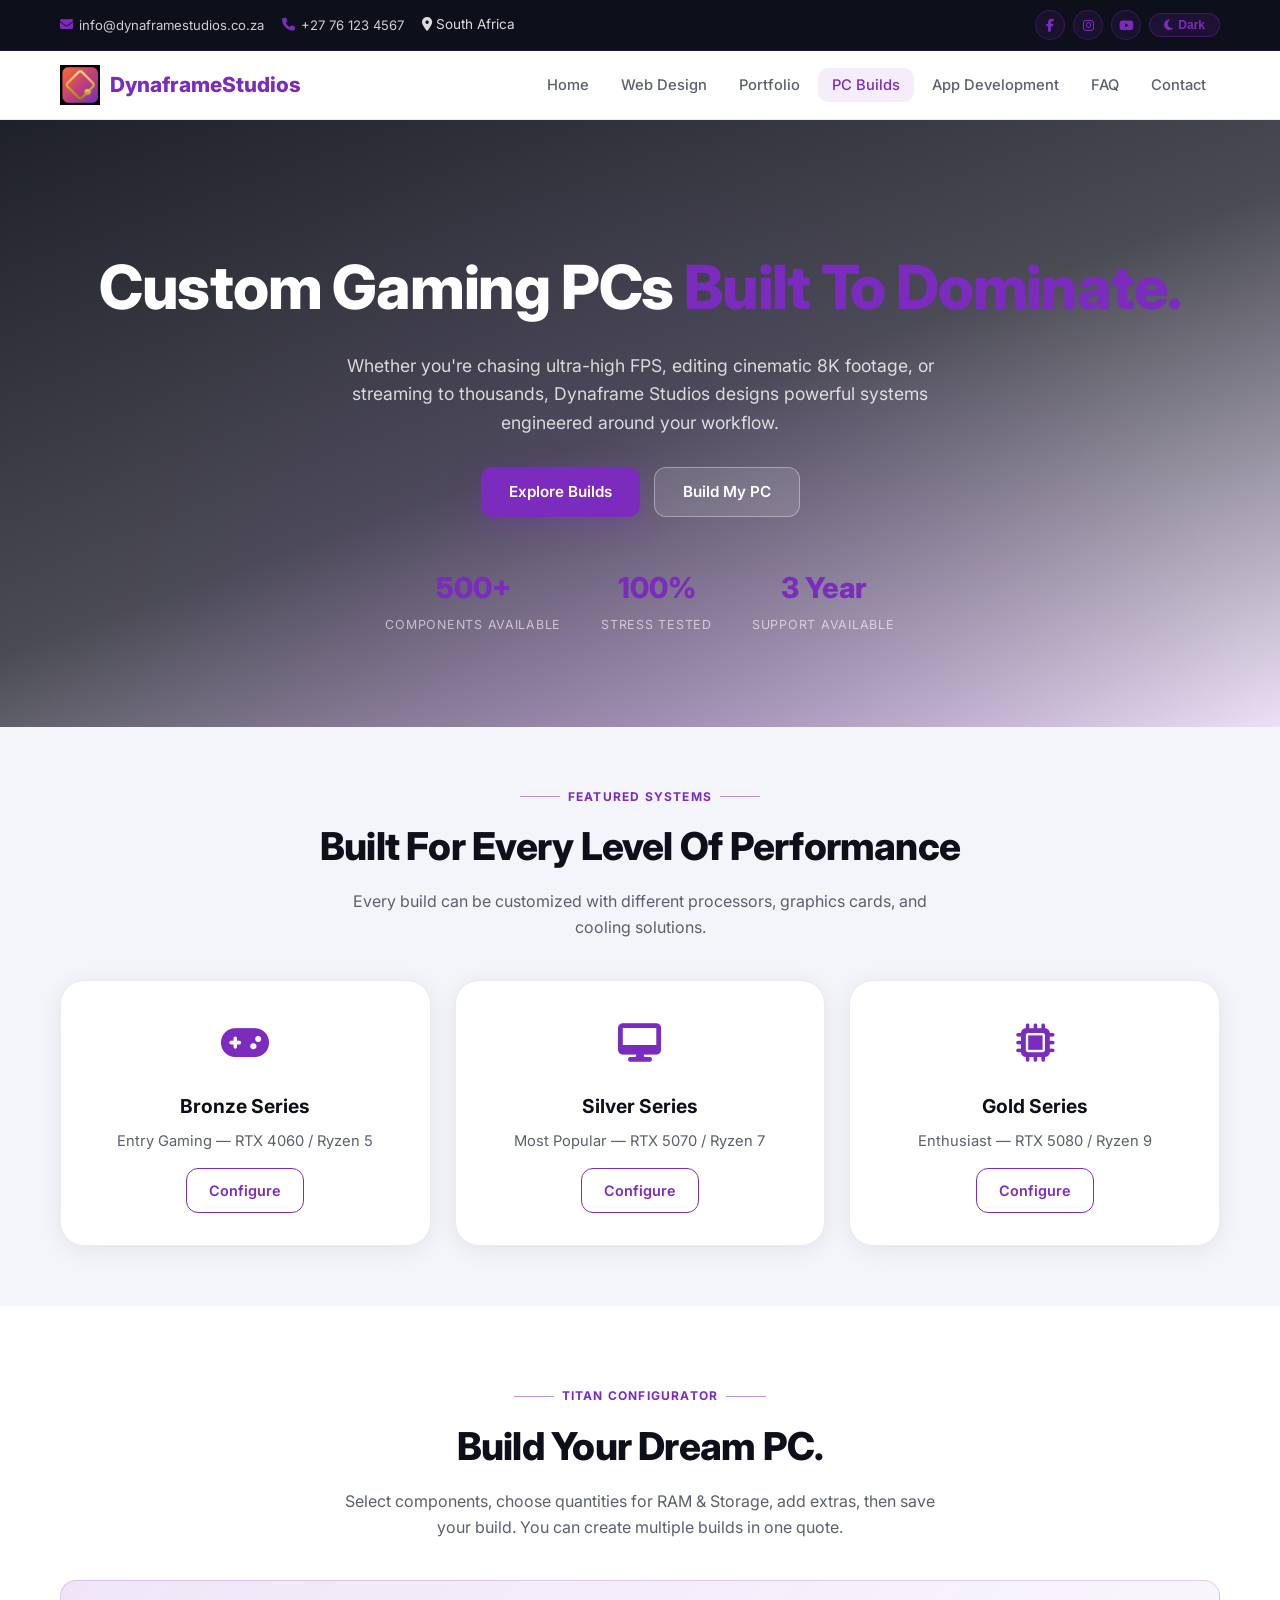
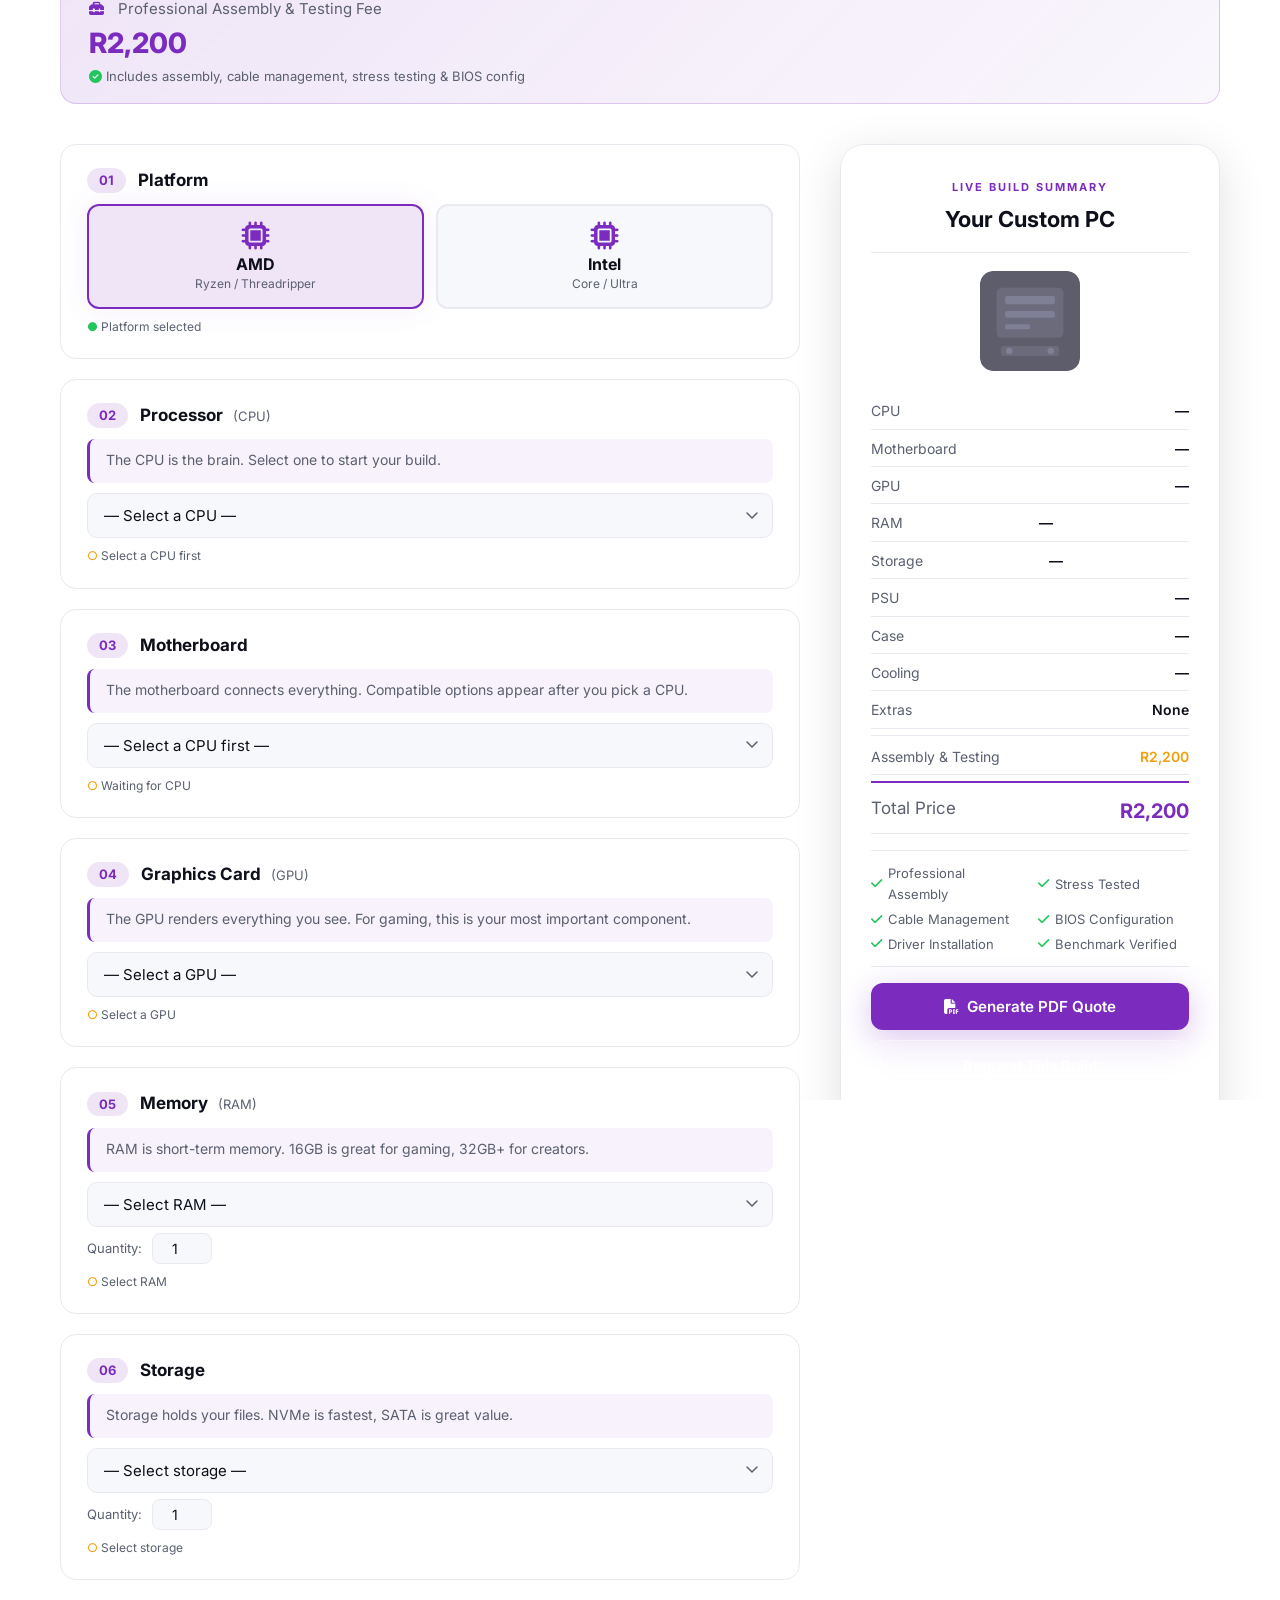
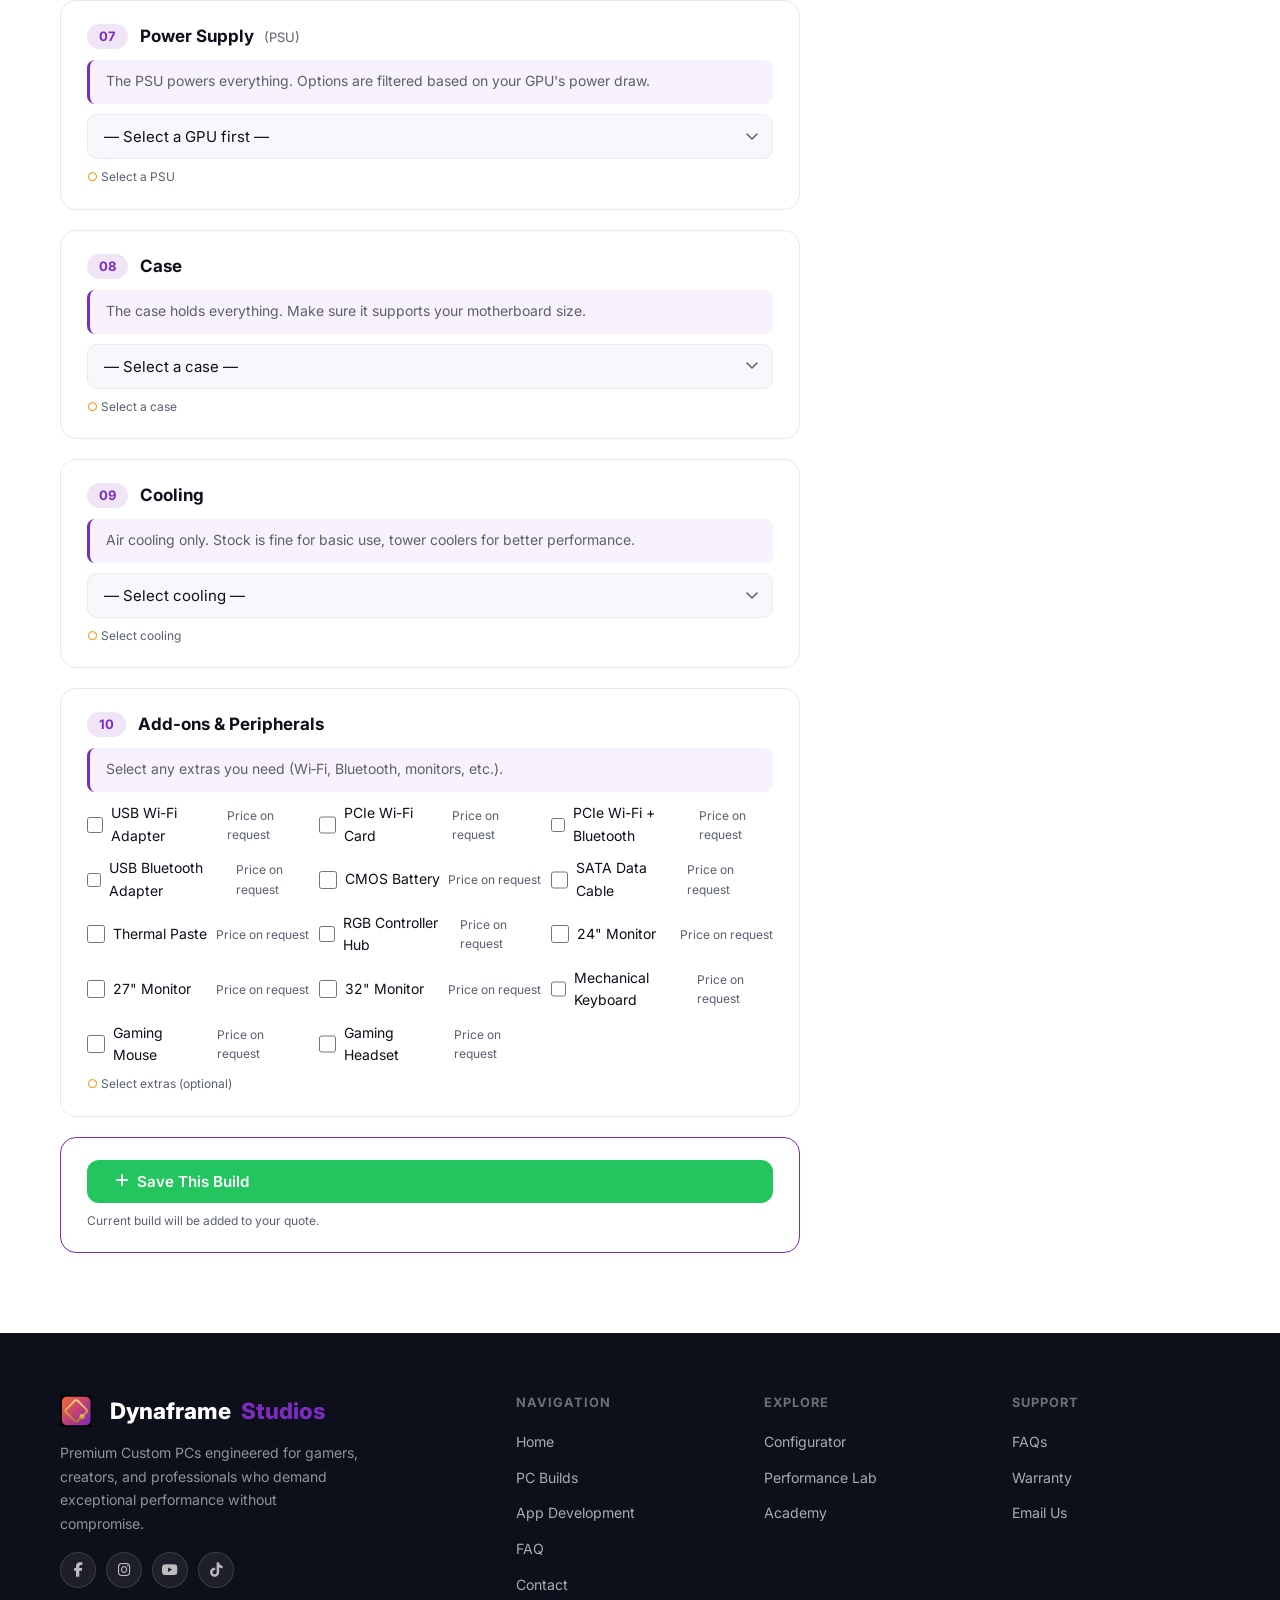
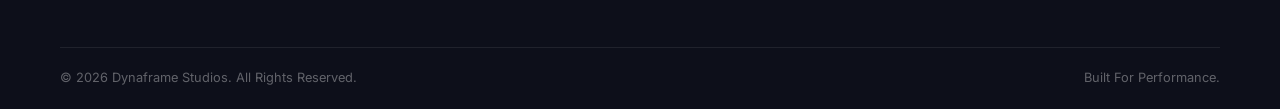
<file: pc-builds.html>
<!DOCTYPE html>
<html lang="en">
<head>
    <meta charset="UTF-8">
    <meta name="viewport" content="width=device-width, initial-scale=1.0">
    <title>Custom Gaming & Workstation PC Builds in South Africa | DynaFrame Studios</title>
    <meta name="description" content="Configure a custom Intel or AMD PC build with transparent component pricing. Gaming, workstation and budget rigs built and delivered in South Africa." />
    <link rel="canonical" href="https://dynaframestudios.co.za/pc-builds.html" />
    <meta name="robots" content="index, follow" />
    <meta property="og:type" content="website" />
    <meta property="og:title" content="Custom Gaming & Workstation PC Builds in South Africa | DynaFrame Studios" />
    <meta property="og:description" content="Configure a custom Intel or AMD PC build with transparent component pricing. Gaming, workstation and budget rigs built and delivered in South Africa." />
    <meta property="og:url" content="https://dynaframestudios.co.za/pc-builds.html" />
    <meta property="og:image" content="https://dynaframestudios.co.za/images/logo.jpeg" />
    <meta property="og:locale" content="en_ZA" />
    <meta property="og:site_name" content="DynaFrame Studios" />
    <meta name="twitter:card" content="summary_large_image" />
    <meta name="twitter:title" content="Custom Gaming & Workstation PC Builds in South Africa | DynaFrame Studios" />
    <meta name="twitter:description" content="Configure a custom Intel or AMD PC build with transparent component pricing. Gaming, workstation and budget rigs built and delivered in South Africa." />
    <meta name="twitter:image" content="https://dynaframestudios.co.za/images/logo.jpeg" />
    <link rel="preconnect" href="https://fonts.googleapis.com">
    <link rel="preconnect" href="https://fonts.gstatic.com" crossorigin>
    <link href="https://fonts.googleapis.com/css2?family=Inter:wght@300;400;500;600;700;800;900&display=swap" rel="stylesheet">
    <link rel="stylesheet" href="https://cdnjs.cloudflare.com/ajax/libs/font-awesome/6.7.2/css/all.min.css">
    <style>
        /* ==========================================================
           FULL STYLES (all site + builder + vault + new features)
        ========================================================== */
        :root {
            --purple: #7B2CBF;
            --purple-dark: #5A189A;
            --purple-glow: rgba(123, 44, 191,0.25);
            --navy: #0D0F1A;
            --navy-mid: #141629;
            --white: #FFFFFF;
            --off-white: #F7F8FC;
            --text-primary: #0D0F1A;
            --text-secondary: #5A6070;
            --border: #E8EAF0;
            --card-bg: #FFFFFF;
            --section-bg: #F4F5FA;
            --radius: 16px;
            --radius-lg: 24px;
            --shadow: 0 4px 24px rgba(0,0,0,0.07);
            --shadow-lg: 0 12px 48px rgba(0,0,0,0.12);
            --shadow-purple: 0 8px 32px rgba(123, 44, 191,0.28);
            --font-display: 'Inter', system-ui, sans-serif;
            --font-body: 'Inter', system-ui, sans-serif;
            --dm-bg: #080A14;
            --dm-surface: #111320;
            --dm-card: #171A2D;
            --dm-border: #252840;
            --dm-text: #E8EBF5;
            --dm-text-secondary: #8B91AD;
        }
        * { margin:0; padding:0; box-sizing:border-box; }
        html { scroll-behavior: smooth; }
        body { font-family: var(--font-body); background: var(--white); color: var(--text-primary); line-height:1.6; transition:background .35s,color .35s; }
        body.dark-mode { background:var(--dm-bg); color:var(--dm-text); }
        a { text-decoration:none; color:inherit; }
        ul { list-style:none; }
        .container { max-width:1200px; margin:0 auto; padding:0 20px; }
        ::-webkit-scrollbar { width:6px; }
        ::-webkit-scrollbar-track { background:transparent; }
        ::-webkit-scrollbar-thumb { background:var(--purple); border-radius:6px; }

        .btn { display:inline-flex; align-items:center; gap:8px; padding:12px 28px; border-radius:12px; text-decoration:none; font-weight:600; font-size:.95rem; font-family:var(--font-body); transition:all .25s; border:none; cursor:pointer; }
        .btn-primary { background:var(--purple); color:var(--white); box-shadow:var(--shadow-purple); }
        .btn-primary:hover { background:var(--purple-dark); transform:translateY(-2px); box-shadow:0 12px 36px rgba(123, 44, 191,0.38); }
        .btn-secondary { background:rgba(255,255,255,0.12); color:var(--white); border:1.5px solid rgba(255,255,255,0.35); backdrop-filter:blur(8px); }
        .btn-secondary:hover { background:rgba(255,255,255,0.22); border-color:rgba(255,255,255,0.6); }
        .btn-success { background:#22c55e; color:#fff; }
        .btn-success:hover { background:#16a34a; transform:translateY(-2px); }
        .btn-outline { background:transparent; color:var(--purple); border:1.5px solid var(--purple); border-radius:12px; padding:10px 22px; font-weight:600; font-size:.9rem; }
        .btn-outline:hover { background:var(--purple); color:var(--white); }

        /* ----- TOP BAR ----- */
        .top-bar { background:var(--navy); color:rgba(255,255,255,0.85); padding:10px 0; position:relative; z-index:1001; border-bottom:1px solid rgba(123, 44, 191,0.2); font-size:.85rem; }
        body.dark-mode .top-bar { background:var(--dm-surface); border-bottom-color:var(--dm-border); }
        .top-bar-content { display:flex; justify-content:space-between; align-items:center; flex-wrap:wrap; gap:8px; }
        .top-bar-left { display:flex; align-items:center; gap:18px; flex-wrap:wrap; }
        .top-bar-left a { color:rgba(255,255,255,0.8); display:flex; align-items:center; gap:6px; font-size:.82rem; transition:color .2s; }
        .top-bar-left a i { color:var(--purple); }
        .top-bar-left a:hover { color:var(--purple); }
        .top-bar-right { display:flex; align-items:center; gap:8px; flex-wrap:wrap; }
        .social-icon-top { display:inline-flex; align-items:center; justify-content:center; width:30px; height:30px; border-radius:50%; background:rgba(123, 44, 191,0.12); border:1px solid rgba(123, 44, 191,0.3); color:var(--purple); font-size:.8rem; transition:all .25s; }
        .social-icon-top:hover { background:var(--purple); color:#fff; transform:translateY(-2px); }
        .theme-toggle-top { background:rgba(123, 44, 191,0.15); border:1px solid rgba(123, 44, 191,0.35); color:var(--purple); padding:4px 14px; border-radius:20px; cursor:pointer; font-size:.75rem; font-weight:600; transition:all .2s; display:flex; align-items:center; gap:5px; }
        .theme-toggle-top:hover { background:var(--purple); color:#fff; }

        /* ----- NAVBAR ----- */
        .navbar { background:rgba(255,255,255,0.95); backdrop-filter:blur(16px); box-shadow:0 1px 0 var(--border); position:sticky; top:0; width:100%; z-index:1000; transition:background .35s,box-shadow .35s; }
        body.dark-mode .navbar { background:rgba(17,19,32,0.95); box-shadow:0 1px 0 var(--dm-border); }
        .nav-container { max-width:1200px; margin:0 auto; padding:0 20px; display:flex; justify-content:space-between; align-items:center; height:68px; }
        .logo { display:flex; align-items:center; gap:10px; font-weight:800; font-size:1.3rem; color:var(--text-primary); cursor:pointer; }
        body.dark-mode .logo { color:var(--dm-text); }
        .logo i { color:var(--purple); font-size:1.8rem; }
        .logo span { color:var(--purple); }
        .logo img { max-height:40px; width:auto; display:block; }
        .nav-menu { display:flex; list-style:none; gap:4px; align-items:center; }
        .nav-link { text-decoration:none; color:var(--text-secondary); font-weight:500; font-size:.92rem; padding:8px 14px; border-radius:10px; transition:all .2s; }
        body.dark-mode .nav-link { color:var(--dm-text-secondary); }
        .nav-link:hover, .nav-link.active { color:var(--purple); background:rgba(123, 44, 191,0.08); }
        .mobile-menu-toggle { display:none; flex-direction:column; cursor:pointer; gap:5px; padding:4px; background:none; border:none; }
        .mobile-menu-toggle span { width:26px; height:2.5px; background:var(--text-primary); border-radius:4px; transition:.3s; }
        body.dark-mode .mobile-menu-toggle span { background:var(--dm-text); }

        /* ----- HERO ----- */
        .hero { background:linear-gradient(160deg, rgba(13,15,26,0.93) 0%, rgba(13,15,26,0.75) 50%, rgba(123, 44, 191,0.15) 100%), url('https://images.unsplash.com/photo-1555066931-4365d14bab8c?ixlib=rb-4.0.3&auto=format&fit=crop&w=1600&q=80') center/cover; color:#fff; padding:120px 0 90px; text-align:center; position:relative; overflow:hidden; }
        .hero::after { content:''; position:absolute; inset:0; background:radial-gradient(ellipse at 50% 120%, rgba(123, 44, 191,0.18) 0%, transparent 70%); pointer-events:none; }
        .hero-content { position:relative; z-index:2; }
        .hero h1 { font-size:clamp(2.2rem,5vw,3.8rem); font-weight:800; letter-spacing:-.02em; margin-bottom:16px; }
        .hero h1 .accent { color:var(--purple); }
        .hero p { font-size:1.1rem; color:rgba(255,255,255,0.8); max-width:620px; margin:0 auto 30px; }
        .hero-buttons { display:flex; gap:14px; justify-content:center; flex-wrap:wrap; }
        .hero-stats { display:flex; justify-content:center; gap:40px; margin-top:48px; flex-wrap:wrap; }
        .stat-item { text-align:center; }
        .stat-num { font-size:1.8rem; font-weight:800; color:var(--purple); display:block; }
        .stat-label { font-size:.78rem; color:rgba(255,255,255,0.6); text-transform:uppercase; letter-spacing:.06em; }

        section { padding:80px 0; }
        .section-tag { font-size:.75rem; font-weight:700; color:var(--purple); text-transform:uppercase; letter-spacing:.1em; display:flex; align-items:center; gap:8px; justify-content:center; margin-bottom:10px; }
        .section-tag::before, .section-tag::after { content:''; flex:1; max-width:40px; height:1px; background:var(--purple); opacity:.5; }
        .section-title { text-align:center; font-size:clamp(1.6rem,3.2vw,2.4rem); font-weight:800; margin-bottom:12px; letter-spacing:-.02em; }
        .section-subtitle { text-align:center; color:var(--text-secondary); max-width:620px; margin:0 auto 40px; font-size:1rem; }
        body.dark-mode .section-subtitle { color:var(--dm-text-secondary); }

        /* ----- FEATURED BUILDS (placeholder) ----- */
        .services-grid { display:grid; grid-template-columns:repeat(auto-fit, minmax(280px,1fr)); gap:24px; margin-top:10px; }
        .service-card { background:var(--card-bg); border-radius:var(--radius-lg); padding:32px 28px; box-shadow:var(--shadow); border:1.5px solid var(--border); transition:transform .3s,box-shadow .3s,border-color .3s; text-align:center; }
        body.dark-mode .service-card { background:var(--dm-card); border-color:var(--dm-border); box-shadow:0 4px 24px rgba(0,0,0,0.25); }
        .service-card:hover { transform:translateY(-6px); box-shadow:var(--shadow-lg); border-color:rgba(123, 44, 191,0.3); }
        .service-card .icon { font-size:2.4rem; color:var(--purple); margin-bottom:16px; }
        .service-card h3 { font-size:1.2rem; font-weight:700; margin-bottom:8px; }
        .service-card p { color:var(--text-secondary); font-size:.92rem; line-height:1.55; }
        body.dark-mode .service-card p { color:var(--dm-text-secondary); }
        .service-card .btn-outline { margin-top:16px; }

        /* ----- FOOTER ----- */
        .footer { background:var(--navy); color:rgba(255,255,255,0.8); padding:60px 0 20px; }
        body.dark-mode .footer { background:var(--dm-surface); }
        .footer-grid { display:grid; grid-template-columns:2fr 1fr 1fr 1fr; gap:40px; padding-bottom:40px; border-bottom:1px solid rgba(255,255,255,0.08); }
        .footer-brand .logo { color:#fff; font-size:1.4rem; margin-bottom:12px; }
        .footer-brand .logo i { color:var(--purple); }
        .footer-brand p { font-size:.88rem; color:rgba(255,255,255,0.55); line-height:1.7; max-width:300px; }
        .footer-social { display:flex; gap:10px; margin-top:16px; }
        .footer-social a { display:inline-flex; align-items:center; justify-content:center; width:36px; height:36px; border-radius:50%; background:rgba(255,255,255,0.07); border:1px solid rgba(255,255,255,0.12); color:rgba(255,255,255,0.7); font-size:.9rem; transition:all .2s; }
        .footer-social a:hover { background:var(--purple); border-color:var(--purple); color:#fff; transform:translateY(-2px); }
        .footer-col h4 { font-size:.8rem; font-weight:700; text-transform:uppercase; letter-spacing:.08em; color:rgba(255,255,255,0.4); margin-bottom:16px; }
        .footer-col ul li { margin-bottom:10px; }
        .footer-col ul li a { color:rgba(255,255,255,0.65); font-size:.88rem; transition:color .2s; }
        .footer-col ul li a:hover { color:var(--purple); }
        .footer-bottom { display:flex; justify-content:space-between; align-items:center; padding-top:20px; font-size:.8rem; color:rgba(255,255,255,0.35); flex-wrap:wrap; gap:10px; }
        .footer-bottom a { color:rgba(255,255,255,0.5); transition:color .2s; margin-left:16px; }
        .footer-bottom a:hover { color:var(--purple); }

        /* ----- BUILDER STYLES ----- */
        .builder-wrapper { display:grid; grid-template-columns:1fr 380px; gap:40px; margin-top:40px; align-items:start; }
        .builder-panel { display:flex; flex-direction:column; gap:20px; }
        .builder-section { background:var(--card-bg); border:1.5px solid var(--border); border-radius:var(--radius); padding:22px 26px; transition:border-color .3s; }
        body.dark-mode .builder-section { background:var(--dm-card); border-color:var(--dm-border); }
        .builder-section:hover { border-color:rgba(123, 44, 191,0.3); }
        .builder-title { display:flex; align-items:center; gap:12px; margin-bottom:10px; }
        .builder-title span { font-size:13px; font-weight:700; color:var(--purple); background:rgba(123, 44, 191,0.12); padding:2px 12px; border-radius:20px; flex-shrink:0; }
        .builder-title h3 { font-size:17px; font-weight:700; margin:0; font-family:var(--font-display); }
        .builder-title h3 small { font-weight:400; font-size:13px; color:var(--text-secondary); margin-left:6px; }
        body.dark-mode .builder-title h3 small { color:var(--dm-text-secondary); }
        .builder-info { margin-bottom:10px; }
        .component-explanation { font-size:14px; color:var(--text-secondary); line-height:1.5; margin:0; padding:10px 16px; background:rgba(123, 44, 191,0.06); border-radius:8px; border-left:3px solid var(--purple); min-height:44px; }
        body.dark-mode .component-explanation { color:var(--dm-text-secondary); background:rgba(123, 44, 191,0.08); }
        .titan-select { width:100%; padding:12px 16px; border-radius:10px; border:1.5px solid var(--border); background:var(--off-white); color:var(--text-primary); font-size:15px; font-family:var(--font-body); cursor:pointer; transition:border-color .2s,box-shadow .2s; appearance:none; background-image:url("data:image/svg+xml,%3Csvg xmlns='http://www.w3.org/2000/svg' width='12' height='8' viewBox='0 0 12 8'%3E%3Cpath d='M1 1l5 5 5-5' stroke='%235A6070' stroke-width='1.5' fill='none' stroke-linecap='round'/%3E%3C/svg%3E"); background-repeat:no-repeat; background-position:right 14px center; padding-right:40px; }
        body.dark-mode .titan-select { background:var(--dm-surface); border-color:var(--dm-border); color:var(--dm-text); background-image:url("data:image/svg+xml,%3Csvg xmlns='http://www.w3.org/2000/svg' width='12' height='8' viewBox='0 0 12 8'%3E%3Cpath d='M1 1l5 5 5-5' stroke='%238B91AD' stroke-width='1.5' fill='none' stroke-linecap='round'/%3E%3C/svg%3E"); }
        .titan-select:focus { outline:none; border-color:var(--purple); box-shadow:0 0 0 3px rgba(123, 44, 191,0.12); }
        .titan-select option { background:var(--white); color:var(--text-primary); padding:8px; }
        body.dark-mode .titan-select option { background:var(--dm-surface); color:var(--dm-text); }
        .titan-select:disabled { opacity:0.4; cursor:not-allowed; }

        .option-grid.two { display:grid; grid-template-columns:1fr 1fr; gap:12px; }
        .titan-builder-card { padding:16px; border-radius:12px; border:2px solid var(--border); background:var(--off-white); color:var(--text-primary); cursor:pointer; text-align:center; transition:all .25s; font-family:var(--font-body); }
        body.dark-mode .titan-builder-card { background:var(--dm-surface); border-color:var(--dm-border); color:var(--dm-text); }
        .titan-builder-card:hover { background:rgba(123, 44, 191,0.06); border-color:rgba(123, 44, 191,0.3); }
        body.dark-mode .titan-builder-card:hover { background:rgba(123, 44, 191,0.08); }
        .titan-builder-card.active { border-color:var(--purple); background:rgba(123, 44, 191,0.12); box-shadow:0 0 30px rgba(123, 44, 191,0.08); }
        body.dark-mode .titan-builder-card.active { background:rgba(123, 44, 191,0.15); }
        .titan-builder-card i { font-size:28px; color:var(--purple); display:block; margin-bottom:4px; }
        .titan-builder-card h4 { font-size:16px; font-weight:700; margin:4px 0 2px; font-family:var(--font-display); }
        .titan-builder-card p { font-size:12px; color:var(--text-secondary); margin:0; }
        body.dark-mode .titan-builder-card p { color:var(--dm-text-secondary); }

        .section-status { font-size:12px; color:var(--text-secondary); margin-top:8px; display:block; }
        body.dark-mode .section-status { color:var(--dm-text-secondary); }
        .section-status .ready { color:#22c55e; }
        .section-status .waiting { color:#f59e0b; }

        .build-summary { position:sticky; top:100px; align-self:start; background:var(--card-bg); border:1.5px solid var(--border); border-radius:var(--radius-lg); padding:28px 30px; box-shadow:var(--shadow-lg); }
        body.dark-mode .build-summary { background:var(--dm-card); border-color:var(--dm-border); }
        .summary-header { text-align:center; margin-bottom:18px; padding-bottom:14px; border-bottom:1px solid var(--border); }
        body.dark-mode .summary-header { border-bottom-color:var(--dm-border); }
        .summary-header span { font-size:11px; color:var(--purple); font-weight:700; letter-spacing:2px; text-transform:uppercase; }
        .summary-header h3 { font-size:22px; font-weight:700; margin:4px 0 0; font-family:var(--font-display); }
        .summary-image { text-align:center; margin-bottom:16px; }
        .summary-image img { max-width:100px; border-radius:12px; opacity:.7; }
        .summary-specs { display:flex; flex-direction:column; gap:2px; margin-bottom:16px; }
        .summary-row { display:flex; justify-content:space-between; padding:6px 0; border-bottom:1px solid var(--border); font-size:14px; }
        body.dark-mode .summary-row { border-bottom-color:var(--dm-border); }
        .summary-row span { color:var(--text-secondary); }
        body.dark-mode .summary-row span { color:var(--dm-text-secondary); }
        .summary-row strong { color:var(--text-primary); font-weight:600; text-align:right; max-width:60%; }
        body.dark-mode .summary-row strong { color:var(--dm-text); }
        .summary-row.total { border-top:2px solid var(--purple); padding-top:12px; margin-top:4px; font-size:17px; }
        .summary-row.total strong { color:var(--purple); font-weight:700; font-size:20px; }
        .summary-row.fee-row { border-top:1px solid var(--border); padding-top:10px; margin-top:4px; }
        body.dark-mode .summary-row.fee-row { border-top-color:var(--dm-border); }
        .summary-row.fee-row strong { color:#f59e0b; font-weight:600; }

        .summary-features { display:grid; grid-template-columns:1fr 1fr; gap:4px 16px; padding:12px 0; border-top:1px solid var(--border); border-bottom:1px solid var(--border); margin-bottom:16px; }
        body.dark-mode .summary-features { border-color:var(--dm-border); }
        .summary-features div { font-size:13px; color:var(--text-secondary); display:flex; align-items:center; gap:6px; }
        body.dark-mode .summary-features div { color:var(--dm-text-secondary); }
        .summary-features i { color:#22c55e; font-size:13px; }
        .summary-actions { display:flex; flex-direction:column; gap:10px; }
        .summary-actions .btn { width:100%; justify-content:center; padding:14px; }

        .build-status { text-align:center; padding:10px; font-size:13px; color:var(--text-secondary); border-top:1px solid var(--border); margin-top:14px; }
        body.dark-mode .build-status { color:var(--dm-text-secondary); border-top-color:var(--dm-border); }
        .build-status .ready { color:#22c55e; font-weight:600; }

        .build-fee-banner { background:linear-gradient(135deg, rgba(123, 44, 191,0.12), rgba(123, 44, 191,0.04)); border:1px solid rgba(123, 44, 191,0.2); border-radius:var(--radius); padding:16px 28px; margin-bottom:40px; display:flex; align-items:center; justify-content:space-between; flex-wrap:wrap; gap:12px; }
        body.dark-mode .build-fee-banner { background:rgba(123, 44, 191,0.08); border-color:rgba(123, 44, 191,0.15); }
        .build-fee-banner .fee-label { font-size:15px; color:var(--text-secondary); }
        body.dark-mode .build-fee-banner .fee-label { color:var(--dm-text-secondary); }
        .build-fee-banner .fee-label i { color:var(--purple); margin-right:10px; }
        .build-fee-banner .fee-amount { font-size:28px; font-weight:800; color:var(--purple); font-family:var(--font-display); }
        .build-fee-banner .fee-note { font-size:13px; color:var(--text-secondary); }
        body.dark-mode .build-fee-banner .fee-note { color:var(--dm-text-secondary); }

        .fa-spinner { animation:spin 1s linear infinite; }
        @keyframes spin { to { transform:rotate(360deg); } }

        /* ----- QUANTITY INPUTS ----- */
        .qty-wrapper {
            display: flex;
            align-items: center;
            gap: 10px;
            margin-top: 6px;
        }
        .qty-wrapper label {
            font-size: 13px;
            color: var(--text-secondary);
        }
        body.dark-mode .qty-wrapper label {
            color: var(--dm-text-secondary);
        }
        .qty-wrapper input[type="number"] {
            width: 60px;
            padding: 6px 8px;
            border-radius: 8px;
            border: 1.5px solid var(--border);
            background: var(--off-white);
            font-size: 14px;
            text-align: center;
            font-family: var(--font-body);
            color: var(--text-primary);
        }
        body.dark-mode .qty-wrapper input[type="number"] {
            background: var(--dm-surface);
            border-color: var(--dm-border);
            color: var(--dm-text);
        }
        .qty-wrapper input[type="number"]:focus {
            outline: none;
            border-color: var(--purple);
        }

        /* ----- EXTRAS GRID ----- */
        .extras-grid {
            display: grid;
            grid-template-columns: repeat(auto-fill, minmax(180px,1fr));
            gap: 10px;
            margin-top: 6px;
        }
        .extras-grid label {
            display: flex;
            align-items: center;
            gap: 8px;
            font-size: 14px;
            cursor: pointer;
            color: var(--text-primary);
        }
        body.dark-mode .extras-grid label {
            color: var(--dm-text);
        }
        .extras-grid input[type="checkbox"] {
            width: 18px;
            height: 18px;
            accent-color: var(--purple);
            cursor: pointer;
        }
        .extras-grid .price-tag {
            color: var(--text-secondary);
            font-size: 12px;
            margin-left: auto;
        }
        body.dark-mode .extras-grid .price-tag {
            color: var(--dm-text-secondary);
        }

        /* ----- SAVED BUILDS TABLE ----- */
        .saved-builds {
            margin-top: 40px;
            border-top: 2px solid var(--purple);
            padding-top: 30px;
        }
        .saved-builds h3 {
            font-size: 1.4rem;
            display: flex;
            justify-content: space-between;
            align-items: center;
            margin-bottom: 16px;
        }
        .saved-builds table {
            width: 100%;
            border-collapse: collapse;
            font-size: 13px;
        }
        .saved-builds th, .saved-builds td {
            padding: 8px 10px;
            border-bottom: 1px solid var(--border);
            text-align: left;
        }
        body.dark-mode .saved-builds th, body.dark-mode .saved-builds td {
            border-bottom-color: var(--dm-border);
        }
        .saved-builds th {
            background: rgba(123, 44, 191,0.08);
            font-weight: 700;
            white-space: nowrap;
        }
        .saved-builds .remove-btn {
            color: #ef4444;
            cursor: pointer;
            background: none;
            border: none;
            font-size: 1rem;
            padding: 4px 8px;
        }
        .saved-builds .remove-btn:hover {
            color: #dc2626;
        }
        .saved-builds .grand-total {
            font-weight: 800;
            font-size: 1.2rem;
            color: var(--purple);
        }
        .saved-builds .build-count {
            font-size: 1rem;
            color: var(--text-secondary);
        }
        body.dark-mode .saved-builds .build-count {
            color: var(--dm-text-secondary);
        }

        /* ----- VAULT STYLES (same as before) ----- */
        .titan-boot-overlay {
            position:fixed; inset:0; z-index:9999;
            background:#000;
            display:flex; align-items:center; justify-content:center;
            opacity:0; visibility:hidden;
            transition:opacity .5s ease;
        }
        .titan-boot-overlay.active { opacity:1; visibility:visible; }
        .titan-boot-overlay.fading { opacity:0; }
        .titan-boot-inner { width:min(90%,480px); text-align:center; font-family:monospace; }
        .titan-boot-logo {
            font-family:var(--font-display); font-weight:800; font-size:1.4rem; letter-spacing:1px;
            color:#fff; margin-bottom:36px; opacity:.9;
        }
        .titan-boot-logo i { color:var(--purple); margin-right:8px; }
        .titan-boot-logo span { color:var(--purple); }
        .titan-boot-line {
            color:#0f0; font-size:.9rem; margin-bottom:18px; min-height:1.2em;
            letter-spacing:.5px;
        }
        .titan-boot-bar-track {
            width:100%; height:6px; border-radius:4px; background:rgba(0,255,120,.12);
            border:1px solid rgba(0,255,120,.25); overflow:hidden; margin-bottom:12px;
        }
        .titan-boot-bar-fill {
            height:100%; width:0%; background:linear-gradient(90deg,var(--purple),#0f0);
            box-shadow:0 0 12px rgba(0,255,120,.5);
            transition:width .25s linear;
        }
        .titan-boot-percent { color:rgba(0,255,120,.7); font-size:.8rem; }
        #titan-vault { display:none; padding:60px 0; background:var(--dm-bg); color:var(--dm-text); border-top:2px solid var(--purple); }
        #titan-vault.visible { display:block; }
        .vault-container { max-width:900px; margin:0 auto; padding:20px; }
        .vault-container pre { background:#0a0a14; padding:20px; border-radius:8px; border-left:4px solid var(--purple); overflow-x:auto; color:#0f0; font-family:monospace; font-size:.9rem; }
        .vault-container h2 { color:var(--purple); margin-top:30px; font-size:1.6rem; }
        .vault-container h3 { color:var(--purple); margin-top:16px; }
        .vault-message p { color:var(--dm-text-secondary); line-height:1.8; }
        .vault-status .status-terminal { background:#0a0a14; padding:16px; border-radius:8px; border:1px solid var(--dm-border); font-family:monospace; color:#0f0; }
        .vault-roadmap .roadmap-timeline { display:grid; gap:12px; margin-top:16px; }
        .vault-roadmap .roadmap-phase { background:var(--dm-card); padding:14px 18px; border-radius:8px; border-left:4px solid var(--purple); }
        .vault-roadmap .roadmap-phase .phase-status { font-size:.7rem; font-weight:700; color:var(--purple); text-transform:uppercase; }
        .vault-roadmap .roadmap-phase h3 { color:var(--dm-text); margin:4px 0 2px; }
        .vault-roadmap .roadmap-phase p { color:var(--dm-text-secondary); font-size:.9rem; margin:0; }
        .vault-philosophy .principles-grid { display:grid; grid-template-columns:repeat(auto-fit, minmax(140px,1fr)); gap:12px; margin-top:12px; }
        .vault-philosophy .principles-grid div { background:var(--dm-card); padding:12px 16px; border-radius:8px; border:1px solid var(--dm-border); text-align:center; font-weight:500; color:var(--dm-text); }
        .vault-terminal .vault-console-line { display:flex; align-items:center; gap:8px; background:#0a0a14; padding:8px 12px; border-radius:6px; border:1px solid var(--dm-border); margin-top:8px; }
        .vault-terminal .vault-prompt { color:#0f0; font-family:monospace; }
        .vault-terminal #vaultCommandInput { background:transparent; border:none; color:#fff; font-family:monospace; font-size:.9rem; width:100%; outline:none; }
        .vault-terminal .vault-output { background:#0a0a14; padding:12px; border-radius:6px; margin-top:8px; border:1px solid var(--dm-border); color:#0f0; font-family:monospace; min-height:40px; }
        .vault-credits p { color:var(--dm-text-secondary); line-height:1.8; }

        .no-print { display:block; }
        @media print { .no-print { display:none !important; } }

        /* ----- RESPONSIVE ----- */
        @media (max-width:1024px) { .builder-wrapper { grid-template-columns:1fr; } .build-summary { position:static; max-width:500px; margin:0 auto; } }
        @media (max-width:992px) { .footer-grid { grid-template-columns:1fr 1fr; } }
        @media (max-width:768px) {
            .top-bar-content { flex-direction:column; align-items:center; text-align:center; }
            .top-bar-left { justify-content:center; }
            .top-bar-right { justify-content:center; }
            .mobile-menu-toggle { display:flex; }
            .nav-menu { display:none; position:absolute; top:68px; left:0; width:100%; background:var(--white); flex-direction:column; padding:16px 20px 28px; box-shadow:0 12px 30px rgba(0,0,0,0.12); gap:2px; z-index:999; }
            body.dark-mode .nav-menu { background:var(--dm-surface); }
            .nav-menu.active { display:flex; }
            .nav-menu li { width:100%; }
            .nav-link { display:block; padding:10px 16px; }
            .footer-grid { grid-template-columns:1fr; gap:28px; }
            .footer-bottom { flex-direction:column; text-align:center; }
            .hero { padding:90px 0 60px; }
            .hero-stats { gap:20px; }
            .builder-section { padding:16px 18px; }
            .option-grid.two { grid-template-columns:1fr; }
            .summary-features { grid-template-columns:1fr; }
            .build-summary { padding:20px; }
            .build-fee-banner { flex-direction:column; text-align:center; padding:16px 20px; }
            .build-fee-banner .fee-amount { font-size:24px; }
            .vault-container { padding:12px; }
            .saved-builds table { font-size:11px; }
            .saved-builds th, .saved-builds td { padding:4px 6px; }
        }
        @media (max-width:480px) {
            .hero-buttons { flex-direction:column; align-items:center; }
            .hero-buttons .btn { width:100%; max-width:280px; justify-content:center; }
            .services-grid { grid-template-columns:1fr; }
            .extras-grid { grid-template-columns:1fr 1fr; }
        }
    </style>
</head>
<body>

<!-- ==========================================================
TOP BAR
=========================================================== -->
<div class="top-bar no-print">
    <div class="container top-bar-content">
        <div class="top-bar-left">
            <a href="mailto:info@dynaframestudios.co.za"><i class="fa-solid fa-envelope"></i> info@dynaframestudios.co.za</a>
            <a href="tel:+27761234567"><i class="fa-solid fa-phone"></i> +27 76 123 4567</a>
            <span><i class="fa-solid fa-location-dot"></i> South Africa</span>
        </div>
        <div class="top-bar-right">
            <a href="#" class="social-icon-top"><i class="fa-brands fa-facebook-f"></i></a>
            <a href="#" class="social-icon-top"><i class="fa-brands fa-instagram"></i></a>
            <a href="#" class="social-icon-top"><i class="fa-brands fa-youtube"></i></a>
            <button class="theme-toggle-top" id="themeToggleTop"><i class="fa-solid fa-moon"></i> Dark</button>
        </div>
    </div>
</div>

<!-- ==========================================================
NAVBAR
=========================================================== -->
<nav class="navbar no-print">
    <div class="nav-container">
        <a href="index.html" class="logo" id="dynaframeLogo">
            <img src="images/logo.jpeg" alt="Dynaframe Studios" style="max-height:40px;width:auto;">
            <span>Dynaframe<span>Studios</span></span>
        </a>
        <ul class="nav-menu" id="navMenu">
            <li><a href="index.html" class="nav-link">Home</a></li>
            <li><a href="web-design.html" class="nav-link">Web Design</a></li>
            <li><a href="portfolio.html" class="nav-link">Portfolio</a></li>
            <li><a href="pc-builds.html" class="nav-link active">PC Builds</a></li>
                <li><a href="app-design.html" class="nav-link">App Development</a></li>
            <li><a href="faq.html" class="nav-link">FAQ</a></li>
                <li><a href="contact.html" class="nav-link">Contact</a></li>
        </ul>
        <button class="mobile-menu-toggle" id="mobileToggle">
            <span></span><span></span><span></span>
        </button>
    </div>
</nav>

<!-- ==========================================================
HERO
=========================================================== -->
<section class="hero">
    <div class="container hero-content">
        <h1>Custom Gaming PCs <span class="accent">Built To Dominate.</span></h1>
        <p>Whether you're chasing ultra-high FPS, editing cinematic 8K footage, or streaming to thousands, Dynaframe Studios designs powerful systems engineered around your workflow.</p>
        <div class="hero-buttons">
            <a href="#featured-builds" class="btn btn-primary">Explore Builds</a>
            <a href="#custom-builder" class="btn btn-secondary">Build My PC</a>
        </div>
        <div class="hero-stats">
            <div class="stat-item"><span class="stat-num">500+</span><span class="stat-label">Components Available</span></div>
            <div class="stat-item"><span class="stat-num">100%</span><span class="stat-label">Stress Tested</span></div>
            <div class="stat-item"><span class="stat-num">3 Year</span><span class="stat-label">Support Available</span></div>
        </div>
    </div>
</section>

<!-- ==========================================================
FEATURED BUILDS (placeholder)
=========================================================== -->
<section id="featured-builds" style="padding:60px 0;background:var(--section-bg);">
    <div class="container">
        <div class="section-tag">FEATURED SYSTEMS</div>
        <h2 class="section-title">Built For Every Level Of Performance</h2>
        <p class="section-subtitle">Every build can be customized with different processors, graphics cards, and cooling solutions.</p>
        <div class="services-grid">
            <div class="service-card"><div class="icon"><i class="fa-solid fa-gamepad"></i></div><h3>Bronze Series</h3><p>Entry Gaming — RTX 4060 / Ryzen 5</p><a href="#custom-builder" class="btn btn-outline">Configure</a></div>
            <div class="service-card"><div class="icon"><i class="fa-solid fa-desktop"></i></div><h3>Silver Series</h3><p>Most Popular — RTX 5070 / Ryzen 7</p><a href="#custom-builder" class="btn btn-outline">Configure</a></div>
            <div class="service-card"><div class="icon"><i class="fa-solid fa-microchip"></i></div><h3>Gold Series</h3><p>Enthusiast — RTX 5080 / Ryzen 9</p><a href="#custom-builder" class="btn btn-outline">Configure</a></div>
        </div>
    </div>
</section>

<!-- ==========================================================
CUSTOM PC CONFIGURATOR (with quantities, extras, multiple builds)
=========================================================== -->
<section id="custom-builder" style="padding:80px 0;background:var(--white);">
    <div class="container">
        <div class="section-tag">TITAN CONFIGURATOR</div>
        <h2 class="section-title">Build Your Dream PC.</h2>
        <p class="section-subtitle">Select components, choose quantities for RAM &amp; Storage, add extras, then save your build. You can create multiple builds in one quote.</p>

        <!-- Build Fee Banner -->
        <div class="build-fee-banner no-print">
            <div class="fee-label"><i class="fa-solid fa-toolbox"></i> Professional Assembly & Testing Fee</div>
            <div class="fee-amount">R2,200</div>
            <div class="fee-note"><i class="fa-solid fa-check-circle" style="color:#22c55e;"></i> Includes assembly, cable management, stress testing &amp; BIOS config</div>
        </div>

        <div class="builder-wrapper">

            <!-- LEFT PANEL -->
            <div class="builder-panel">

                <!-- PLATFORM -->
                <div class="builder-section">
                    <div class="builder-title"><span>01</span><h3>Platform</h3></div>
                    <div class="option-grid two" id="platformGrid">
                        <button class="titan-builder-card active" data-platform="amd"><i class="fa-solid fa-microchip"></i><h4>AMD</h4><p>Ryzen / Threadripper</p></button>
                        <button class="titan-builder-card" data-platform="intel"><i class="fa-solid fa-microchip"></i><h4>Intel</h4><p>Core / Ultra</p></button>
                    </div>
                    <span class="section-status"><span class="ready">●</span> Platform selected</span>
                </div>

                <!-- CPU -->
                <div class="builder-section">
                    <div class="builder-title"><span>02</span><h3>Processor <small>(CPU)</small></h3></div>
                    <div class="builder-info"><p class="component-explanation" id="cpuExplanation">The CPU is the brain. Select one to start your build.</p></div>
                    <select id="cpuSelect" class="titan-select"><option value="">— Select a CPU —</option></select>
                    <span class="section-status" id="cpuStatus"><span class="waiting">○</span> Select a CPU first</span>
                </div>

                <!-- MOTHERBOARD -->
                <div class="builder-section">
                    <div class="builder-title"><span>03</span><h3>Motherboard</h3></div>
                    <div class="builder-info"><p class="component-explanation" id="mbExplanation">The motherboard connects everything. Compatible options appear after you pick a CPU.</p></div>
                    <select id="motherboardSelect" class="titan-select"><option value="">— Select a CPU first —</option></select>
                    <span class="section-status" id="mbStatus"><span class="waiting">○</span> Waiting for CPU</span>
                </div>

                <!-- GPU -->
                <div class="builder-section">
                    <div class="builder-title"><span>04</span><h3>Graphics Card <small>(GPU)</small></h3></div>
                    <div class="builder-info"><p class="component-explanation" id="gpuExplanation">The GPU renders everything you see. For gaming, this is your most important component.</p></div>
                    <select id="gpuSelect" class="titan-select"><option value="">— Select a GPU —</option></select>
                    <span class="section-status" id="gpuStatus"><span class="waiting">○</span> Select a GPU</span>
                </div>

                <!-- RAM with quantity -->
                <div class="builder-section">
                    <div class="builder-title"><span>05</span><h3>Memory <small>(RAM)</small></h3></div>
                    <div class="builder-info"><p class="component-explanation" id="ramExplanation">RAM is short-term memory. 16GB is great for gaming, 32GB+ for creators.</p></div>
                    <select id="ramSelect" class="titan-select"><option value="">— Select RAM —</option></select>
                    <div class="qty-wrapper">
                        <label for="ramQty">Quantity:</label>
                        <input type="number" id="ramQty" min="1" max="10" value="1">
                    </div>
                    <span class="section-status" id="ramStatus"><span class="waiting">○</span> Select RAM</span>
                </div>

                <!-- Storage with quantity -->
                <div class="builder-section">
                    <div class="builder-title"><span>06</span><h3>Storage</h3></div>
                    <div class="builder-info"><p class="component-explanation" id="storageExplanation">Storage holds your files. NVMe is fastest, SATA is great value.</p></div>
                    <select id="storageSelect" class="titan-select"><option value="">— Select storage —</option></select>
                    <div class="qty-wrapper">
                        <label for="storageQty">Quantity:</label>
                        <input type="number" id="storageQty" min="1" max="10" value="1">
                    </div>
                    <span class="section-status" id="storageStatus"><span class="waiting">○</span> Select storage</span>
                </div>

                <!-- PSU -->
                <div class="builder-section">
                    <div class="builder-title"><span>07</span><h3>Power Supply <small>(PSU)</small></h3></div>
                    <div class="builder-info"><p class="component-explanation" id="psuExplanation">The PSU powers everything. Options are filtered based on your GPU's power draw.</p></div>
                    <select id="psuSelect" class="titan-select"><option value="">— Select a GPU first —</option></select>
                    <span class="section-status" id="psuStatus"><span class="waiting">○</span> Select a GPU first</span>
                </div>

                <!-- CASE -->
                <div class="builder-section">
                    <div class="builder-title"><span>08</span><h3>Case</h3></div>
                    <div class="builder-info"><p class="component-explanation" id="caseExplanation">The case holds everything. Make sure it supports your motherboard size.</p></div>
                    <select id="caseSelect" class="titan-select"><option value="">— Select a case —</option></select>
                    <span class="section-status" id="caseStatus"><span class="waiting">○</span> Select a case</span>
                </div>

                <!-- COOLING -->
                <div class="builder-section">
                    <div class="builder-title"><span>09</span><h3>Cooling</h3></div>
                    <div class="builder-info"><p class="component-explanation" id="coolingExplanation">Air cooling only. Stock is fine for basic use, tower coolers for better performance.</p></div>
                    <select id="coolingSelect" class="titan-select"><option value="">— Select cooling —</option></select>
                    <span class="section-status" id="coolingStatus"><span class="waiting">○</span> Select cooling</span>
                </div>

                <!-- EXTRAS (new) -->
                <div class="builder-section">
                    <div class="builder-title"><span>10</span><h3>Add-ons &amp; Peripherals</h3></div>
                    <div class="builder-info"><p class="component-explanation">Select any extras you need (Wi‑Fi, Bluetooth, monitors, etc.).</p></div>
                    <div class="extras-grid" id="extrasGrid"></div>
                    <span class="section-status" id="extrasStatus"><span class="waiting">○</span> Select extras (optional)</span>
                </div>

                <!-- SAVE BUILD BUTTON -->
                <div class="builder-section" style="border-color:var(--purple);">
                    <button id="saveBuildBtn" class="btn btn-success" style="width:100%;">
                        <i class="fa-solid fa-plus"></i> Save This Build
                    </button>
                    <span class="section-status" id="saveStatus">Current build will be added to your quote.</span>
                </div>

            </div>

            <!-- RIGHT PANEL - SUMMARY -->
            <aside class="build-summary">
                <div class="summary-header"><span>LIVE BUILD SUMMARY</span><h3>Your Custom PC</h3></div>
                <div class="summary-image"><img src="data:image/svg+xml,%3Csvg xmlns='http://www.w3.org/2000/svg' width='120' height='120' viewBox='0 0 120 120'%3E%3Crect width='120' height='120' rx='16' fill='%231a1a2e'/%3E%3Crect x='20' y='20' width='80' height='60' rx='6' fill='%232d2d44'/%3E%3Crect x='30' y='30' width='60' height='10' rx='3' fill='%234a4a6a'/%3E%3Crect x='30' y='48' width='60' height='8' rx='3' fill='%234a4a6a'/%3E%3Crect x='30' y='64' width='30' height='6' rx='2' fill='%234a4a6a'/%3E%3Crect x='25' y='90' width='70' height='12' rx='4' fill='%232d2d44'/%3E%3Ccircle cx='35' cy='96' r='4' fill='%234a4a6a'/%3E%3Ccircle cx='85' cy='96' r='4' fill='%234a4a6a'/%3E%3C/svg%3E" alt="PC"></div>
                <div class="summary-specs">
                    <div class="summary-row"><span>CPU</span><strong id="summaryCpu">—</strong></div>
                    <div class="summary-row"><span>Motherboard</span><strong id="summaryMb">—</strong></div>
                    <div class="summary-row"><span>GPU</span><strong id="summaryGpu">—</strong></div>
                    <div class="summary-row"><span>RAM</span><strong id="summaryRam">—</strong> <span id="summaryRamQty" style="font-size:12px;color:var(--text-secondary);"></span></div>
                    <div class="summary-row"><span>Storage</span><strong id="summaryStorage">—</strong> <span id="summaryStorageQty" style="font-size:12px;color:var(--text-secondary);"></span></div>
                    <div class="summary-row"><span>PSU</span><strong id="summaryPsu">—</strong></div>
                    <div class="summary-row"><span>Case</span><strong id="summaryCase">—</strong></div>
                    <div class="summary-row"><span>Cooling</span><strong id="summaryCooling">—</strong></div>
                    <div class="summary-row"><span>Extras</span><strong id="summaryExtras">—</strong></div>
                    <div class="summary-row fee-row"><span>Assembly &amp; Testing</span><strong id="summaryFee">R2,200</strong></div>
                    <div class="summary-row total"><span>Total Price</span><strong id="summaryTotal">R2,200</strong></div>
                </div>
                <div class="summary-features">
                    <div><i class="fa-solid fa-check"></i> Professional Assembly</div>
                    <div><i class="fa-solid fa-check"></i> Stress Tested</div>
                    <div><i class="fa-solid fa-check"></i> Cable Management</div>
                    <div><i class="fa-solid fa-check"></i> BIOS Configuration</div>
                    <div><i class="fa-solid fa-check"></i> Driver Installation</div>
                    <div><i class="fa-solid fa-check"></i> Benchmark Verified</div>
                </div>
                <div class="summary-actions">
                    <button id="generatePdfBtn" class="btn btn-primary"><i class="fa-solid fa-file-pdf"></i> Generate PDF Quote</button>
                    <a href="contact.html" class="btn btn-secondary">Request This Build</a>
                </div>
                <div class="build-status"><span class="ready">●</span> All systems ready — R2,200 build fee per PC</div>
            </aside>

        </div>

        <!-- SAVED BUILDS TABLE -->
        <div class="saved-builds no-print" id="savedBuildsSection" style="display:none;">
            <h3>
                <span><i class="fa-solid fa-list"></i> Saved Builds</span>
                <span class="build-count" id="savedCount">0 builds</span>
            </h3>
            <div style="overflow-x:auto;">
                <table>
                    <thead>
                        <tr>
                            <th>#</th>
                            <th>CPU</th>
                            <th>MB</th>
                            <th>GPU</th>
                            <th>RAM (qty)</th>
                            <th>Storage (qty)</th>
                            <th>PSU</th>
                            <th>Case</th>
                            <th>Cooling</th>
                            <th>Extras</th>
                            <th>Total</th>
                            <th>Action</th>
                        </tr>
                    </thead>
                    <tbody id="savedBuildsBody"></tbody>
                    <tfoot>
                        <tr>
                            <td colspan="10" style="text-align:right;font-weight:700;">Grand Total:</td>
                            <td colspan="2" class="grand-total" id="grandTotal">R0</td>
                        </tr>
                    </tfoot>
                </table>
            </div>
            <div style="margin-top:16px;display:flex;gap:12px;flex-wrap:wrap;">
                <button id="clearAllBtn" class="btn btn-outline" style="border-color:#ef4444;color:#ef4444;">
                    <i class="fa-solid fa-trash"></i> Clear All Builds
                </button>
                <button id="exportAllBtn" class="btn btn-primary" style="background:#22c55e;border-color:#22c55e;">
                    <i class="fa-solid fa-file-pdf"></i> Export All as PDF
                </button>
            </div>
        </div>

    </div>
</section>

<!-- ==========================================================
FOOTER
=========================================================== -->
<footer class="footer no-print">
    <div class="container">
        <div class="footer-grid">
            <div class="footer-brand">
                <div class="logo"><img src="images/logo.jpeg" alt="DynaFrame Studios" style="max-height:32px;width:auto;margin-right:8px;">Dynaframe<span>Studios</span></div>
                <p>Premium Custom PCs engineered for gamers, creators, and professionals who demand exceptional performance without compromise.</p>
                <div class="footer-social">
                    <a href="#"><i class="fa-brands fa-facebook-f"></i></a>
                    <a href="#"><i class="fa-brands fa-instagram"></i></a>
                    <a href="#"><i class="fa-brands fa-youtube"></i></a>
                    <a href="#"><i class="fa-brands fa-tiktok"></i></a>
                </div>
            </div>
            <div class="footer-col"><h4>Navigation</h4><ul><li><a href="index.html">Home</a></li><li><a href="pc-builds.html">PC Builds</a></li>
                <li><a href="app-design.html">App Development</a></li><li><a href="faq.html">FAQ</a></li><li><a href="contact.html">Contact</a></li></ul></div>
            <div class="footer-col"><h4>Explore</h4><ul><li><a href="#custom-builder">Configurator</a></li><li><a href="#">Performance Lab</a></li><li><a href="#">Academy</a></li></ul></div>
            <div class="footer-col"><h4>Support</h4><ul><li><a href="#">FAQs</a></li><li><a href="#">Warranty</a></li><li><a href="mailto:info@dynaframestudios.co.za">Email Us</a></li></ul></div>
        </div>
        <div class="footer-bottom">
            <p>© 2026 Dynaframe Studios. All Rights Reserved.</p>
            <p>Built For Performance.</p>
        </div>
    </div>
</footer>

<!-- ==========================================================
TITAN VAULT (FULL - ALL SECTIONS RESTORED)
=========================================================== -->
<!-- FULLSCREEN BOOT OVERLAY -->
<div id="titanBootOverlay" class="titan-boot-overlay">
    <div class="titan-boot-inner">
        <div class="titan-boot-logo"><i class="fa-solid fa-cube"></i> DYNAFRAME<span>STUDIOS</span></div>
        <div id="titanBootLine" class="titan-boot-line">Initializing Titan Core...</div>
        <div class="titan-boot-bar-track">
            <div id="titanBootBar" class="titan-boot-bar-fill"></div>
        </div>
        <div id="titanBootPercent" class="titan-boot-percent">0%</div>
    </div>
</div>

<section id="titan-vault" class="titan-vault" style="display:none;">
    <div class="vault-container">

        <!-- BIOS BOOT SCREEN -->
        <div class="vault-boot">
            <pre>
DYNAFRAME STUDIOS BIOS v1.0.0

Initializing Titan Core.....................OK

Checking Processor..........................OK

Checking Graphics...........................OK

Checking Memory.............................OK

Checking Storage............................OK

Checking Cooling............................OK

Checking RGB................................MAXIMUM PRIORITY

Searching For Engineer......................

Engineer Detected.

Granting Access...

████████████████████████████████████████

ACCESS LEVEL : ENGINEER

WELCOME TO THE TITAN VAULT

████████████████████████████████████████
            </pre>
        </div>

        <!-- SECRET MESSAGE -->
        <section class="vault-message">
            <span style="color:var(--purple);font-weight:700;text-transform:uppercase;letter-spacing:2px;">CONFIDENTIAL</span>
            <h2>Hello, Curious Engineer.</h2>
            <p>You weren't supposed to find this.</p>
            <p>But since you're here, welcome behind the scenes.</p>
            <p>Every company begins with an idea. This is ours.</p>
        </section>

        <!-- CURRENT STATUS -->
        <section class="vault-status">
            <h2>Current Objective</h2>
            <div class="status-terminal">
                <pre>
MISSION

Build something worth remembering.

STATUS

███████░░░░░░░░░░░░

Current Phase

Dynaframe Studios

Mission Progress

IN PROGRESS
                </pre>
            </div>
        </section>

        <!-- ROADMAP (PROJECT HORIZON) -->
        <section class="vault-roadmap">
            <div class="roadmap-heading">
                <span style="color:var(--purple);font-weight:700;text-transform:uppercase;letter-spacing:2px;">PROJECT HORIZON</span>
                <h2>Internal Vision Archive</h2>
                <p style="color:var(--dm-text-secondary);">This is not a release schedule. It is simply the direction we're walking.</p>
            </div>
            <div class="roadmap-timeline">
                <div class="roadmap-phase"><span class="phase-status">ACTIVE</span><h3>Dynaframe Studios</h3><p>Premium Custom Computers</p></div>
                <div class="roadmap-phase"><span class="phase-status">PLANNED</span><h3>Dynaframe Software</h3><p>Desktop software, utilities, productivity tools</p></div>
                <div class="roadmap-phase"><span class="phase-status">PLANNED</span><h3>Dynaframe Mobile</h3><p>Android and iOS applications</p></div>
                <div class="roadmap-phase"><span class="phase-status">PLANNED</span><h3>Dynaframe Interactive</h3><p>Games, simulations, digital entertainment</p></div>
                <div class="roadmap-phase"><span class="phase-status">PLANNED</span><h3>Dynaframe Cloud</h3><p>Hosting, cloud infrastructure, developer services</p></div>
                <div class="roadmap-phase"><span class="phase-status">PLANNED</span><h3>Dynaframe Data</h3><p>Database technologies, enterprise platforms</p></div>
                <div class="roadmap-phase"><span class="phase-status">FUTURE</span><h3>Dynaframe AI</h3><p>Intelligent automation, assistants, machine learning</p></div>
                <div class="roadmap-phase"><span class="phase-status">VISION</span><h3>Dynaframe Holdings</h3><p>Bringing every Dynaframe company together</p></div>
            </div>
        </section>

        <!-- PHILOSOPHY -->
        <section class="vault-philosophy">
            <h2>Engineering Principles</h2>
            <div class="principles-grid">
                <div>Build before boasting.</div>
                <div>Quality over speed.</div>
                <div>Never stop learning.</div>
                <div>Every product should solve a problem.</div>
                <div>Design matters.</div>
                <div>Details matter even more.</div>
                <div>Stay curious.</div>
                <div>Keep building.</div>
            </div>
        </section>

        <!-- DEVELOPER TERMINAL -->
        <section class="vault-terminal">
            <h2>Developer Console</h2>
            <pre style="background:#0a0a14;padding:12px;border-radius:6px;border:1px solid var(--dm-border);color:#0f0;font-family:monospace;">
Available Commands

help
version
roadmap
credits
clear
exit
            </pre>
            <div class="vault-console-line">
                <span class="vault-prompt">titan@dynaframe:~$</span>
                <input type="text" id="vaultCommandInput" autocomplete="off" spellcheck="false" placeholder="Type a command...">
            </div>
            <div id="vaultCommandOutput" class="vault-output">Welcome to the Titan Vault. Type 'help' for commands.</div>
        </section>

        <!-- CREDITS -->
        <section class="vault-credits">
            <h2>Credits</h2>
            <p>Project Titan</p>
            <p>Designed, imagined and engineered by Dynaframe Studios.</p>
            <p>Thank you for exploring beyond the surface.</p>
        </section>

    </div>
</section>

<!-- ==========================================================
JAVASCRIPT - FULL DATA + BUILDER + QUANTITIES + EXTRAS + MULTIPLE BUILDS
=========================================================== -->
<script src="assets/js/titan-prices.js"></script>
<script>
    // ==========================================================
    // 1. FULL COMPONENT DATA (all from your original files)
    // ==========================================================

    // ---- AMD CPUs ----
    const AMDCPUs = [
        { id:"r3-2300x", brand:"AMD", family:"Ryzen 3", model:"2300X", socket:"AM4", cores:4, price:500 },
        { id:"r3-3100", brand:"AMD", family:"Ryzen 3", model:"3100", socket:"AM4", cores:4, price:750 },
        { id:"r3-4100", brand:"AMD", family:"Ryzen 3", model:"4100", socket:"AM4", cores:4, price:1300 },
        { id:"r3-4300g", brand:"AMD", family:"Ryzen 3", model:"4300G", socket:"AM4", cores:4, price:1500 },
        { id:"r3-5300g", brand:"AMD", family:"Ryzen 3", model:"5300G", socket:"AM4", cores:4, price:0 },
        { id:"r3-7300x", brand:"AMD", family:"Ryzen 3", model:"7300X", socket:"AM5", cores:4, price:0 },
        { id:"r3-8500g", brand:"AMD", family:"Ryzen 3", model:"8500G", socket:"AM5", cores:4, price:0 },
        { id:"r3-9300x", brand:"AMD", family:"Ryzen 3", model:"9300X", socket:"AM5", cores:4, price:0 },
        // Ryzen 5
        { id:"r5-3600", brand:"AMD", family:"Ryzen 5", model:"3600", socket:"AM4", cores:6, price:0 },
        { id:"r5-3600x", brand:"AMD", family:"Ryzen 5", model:"3600X", socket:"AM4", cores:6, price:0 },
        { id:"r5-4500", brand:"AMD", family:"Ryzen 5", model:"4500", socket:"AM4", cores:6, price:0 },
        { id:"r5-4600g", brand:"AMD", family:"Ryzen 5", model:"4600G", socket:"AM4", cores:6, price:0 },
        { id:"r5-5600", brand:"AMD", family:"Ryzen 5", model:"5600", socket:"AM4", cores:6, price:0 },
        { id:"r5-5600x", brand:"AMD", family:"Ryzen 5", model:"5600X", socket:"AM4", cores:6, price:0 },
        { id:"r5-7600", brand:"AMD", family:"Ryzen 5", model:"7600", socket:"AM5", cores:6, price:0 },
        { id:"r5-7600x", brand:"AMD", family:"Ryzen 5", model:"7600X", socket:"AM5", cores:6, price:0 },
        { id:"r5-8600g", brand:"AMD", family:"Ryzen 5", model:"8600G", socket:"AM5", cores:6, price:0 },
        { id:"r5-8700f", brand:"AMD", family:"Ryzen 5", model:"8700F", socket:"AM5", cores:6, price:0 },
        { id:"r5-9600", brand:"AMD", family:"Ryzen 5", model:"9600", socket:"AM5", cores:6, price:0 },
        { id:"r5-9600x", brand:"AMD", family:"Ryzen 5", model:"9600X", socket:"AM5", cores:6, price:0 },
        // Ryzen 7
        { id:"r7-4700g", brand:"AMD", family:"Ryzen 7", model:"4700G", socket:"AM4", cores:8, price:0 },
        { id:"r7-4800h", brand:"AMD", family:"Ryzen 7", model:"4800H", socket:"AM4", cores:8, price:0 },
        { id:"r7-5700x", brand:"AMD", family:"Ryzen 7", model:"5700X", socket:"AM4", cores:8, price:0 },
        { id:"r7-5800x3d", brand:"AMD", family:"Ryzen 7", model:"5800X3D", socket:"AM4", cores:8, price:0 },
        { id:"r7-7700x", brand:"AMD", family:"Ryzen 7", model:"7700X", socket:"AM5", cores:8, price:0 },
        { id:"r7-7800x3d", brand:"AMD", family:"Ryzen 7", model:"7800X3D", socket:"AM5", cores:8, price:0 },
        { id:"r7-8700g", brand:"AMD", family:"Ryzen 7", model:"8700G", socket:"AM5", cores:8, price:0 },
        { id:"r7-8800x3d", brand:"AMD", family:"Ryzen 7", model:"8800X3D", socket:"AM5", cores:8, price:0 },
        { id:"r7-9700x", brand:"AMD", family:"Ryzen 7", model:"9700X", socket:"AM5", cores:8, price:0 },
        { id:"r7-9800x3d", brand:"AMD", family:"Ryzen 7", model:"9800X3D", socket:"AM5", cores:8, price:0 },
    ];

    // ---- Intel CPUs ----
    const IntelCPUs = [
        { id:"i3-12100f", brand:"Intel", family:"Core i3", model:"12100F", socket:"LGA1700", cores:4, price:0 },
        { id:"i3-13100f", brand:"Intel", family:"Core i3", model:"13100F", socket:"LGA1700", cores:4, price:0 },
        { id:"i5-12400f", brand:"Intel", family:"Core i5", model:"12400F", socket:"LGA1700", cores:6, price:0 },
        { id:"i5-12600k", brand:"Intel", family:"Core i5", model:"12600K", socket:"LGA1700", cores:10, price:0 },
        { id:"i5-13400f", brand:"Intel", family:"Core i5", model:"13400F", socket:"LGA1700", cores:10, price:0 },
        { id:"i5-13600k", brand:"Intel", family:"Core i5", model:"13600K", socket:"LGA1700", cores:14, price:0 },
        { id:"i7-12700k", brand:"Intel", family:"Core i7", model:"12700K", socket:"LGA1700", cores:12, price:0 },
        { id:"i7-13700k", brand:"Intel", family:"Core i7", model:"13700K", socket:"LGA1700", cores:16, price:0 },
        { id:"i9-12900k", brand:"Intel", family:"Core i9", model:"12900K", socket:"LGA1700", cores:16, price:0 },
        { id:"i9-13900k", brand:"Intel", family:"Core i9", model:"13900K", socket:"LGA1700", cores:24, price:0 }
    ];

    // ---- AMD Motherboards ----
    const AMDMotherboards = [
        
        { id:"gigabyte-a520m-k-v2", brand:"Gigabyte", model:"A520M K V2", socket:"AM4", ramType:"DDR4", formFactor:"mATX", wifi:false, price:0 },
        { id:"asus-b450-plus-gaming", brand:"ASUS", model:"B450-PLUS GAMING", socket:"AM4", ramType:"DDR4", formFactor:"ATX", wifi:false, price:0 },
        { id:"msi-b450m-pro-vdh-max", brand:"MSI", model:"B450M PRO-VDH MAX", socket:"AM4", ramType:"DDR4", formFactor:"mATX", wifi:false, price:0 },
        { id:"gigabyte-b650-eagle-ax", brand:"Gigabyte", model:"B650 EAGLE AX", socket:"AM5", ramType:"DDR5", formFactor:"ATX", wifi:true, price:0 },
        { id:"msi-mpg-b650i-edge-wifi", brand:"MSI", model:"MPG B650I Edge WiFi", socket:"AM5", ramType:"DDR5", formFactor:"ITX", wifi:true, price:0 },
        { id:"msi-mag-x870-tomahawk", brand:"MSI", model:"MAG X870 Tomahawk WiFi", socket:"AM5", ramType:"DDR5", formFactor:"ATX", wifi:true, price:0 },
        { id:"gigabyte-x870-aorus-elite", brand:"Gigabyte", model:"X870 AORUS Elite WIFI7", socket:"AM5", ramType:"DDR5", formFactor:"ATX", wifi:true, price:0 },
    ];

    // ---- Intel Motherboards ----
    const IntelMotherboards = [
        { id:"asus-rog-maximus-z790-hero", brand:"ASUS", model:"ROG Maximus Z790 Hero", socket:"LGA1700", ramType:"DDR5", formFactor:"ATX", wifi:true, price:0 },
        { id:"msi-meg-z790-godlike", brand:"MSI", model:"MEG Z790 GODLIKE", socket:"LGA1700", ramType:"DDR5", formFactor:"E-ATX", wifi:true, price:0 },
        { id:"asus-z690-a-gaming-wifi", brand:"ASUS", model:"ROG Strix Z690-A Gaming WiFi", socket:"LGA1700", ramType:"DDR5", formFactor:"ATX", wifi:true, price:0 },
        { id:"msi-pro-z690-a-ddr4", brand:"MSI", model:"PRO Z690-A WIFI DDR4", socket:"LGA1700", ramType:"DDR4", formFactor:"ATX", wifi:true, price:0 },
        { id:"asus-tuf-b760m-plus", brand:"ASUS", model:"TUF Gaming B760M-Plus WiFi", socket:"LGA1700", ramType:"DDR5", formFactor:"mATX", wifi:true, price:0 },
        { id:"msi-mag-b660m-mortar-ddr5", brand:"MSI", model:"MAG B660M Mortar WiFi", socket:"LGA1700", ramType:"DDR5", formFactor:"mATX", wifi:true, price:0 },
        { id:"asus-tuf-b660m-plus-d4", brand:"ASUS", model:"TUF Gaming B660M-Plus WiFi D4", socket:"LGA1700", ramType:"DDR4", formFactor:"mATX", wifi:true, price:0 },
        { id:"msi-mag-b660m-mortar-ddr4", brand:"MSI", model:"MAG B660M Mortar WiFi DDR4", socket:"LGA1700", ramType:"DDR4", formFactor:"mATX", wifi:true, price:0 }
    ];

    // ---- GPUs ----
    const GPUs = [
        { id:"gtx-750-ti", brand:"NVIDIA", series:"GTX", model:"750 Ti", vram:"2GB", powerDraw:60, price:0 },
        { id:"gtx-950", brand:"NVIDIA", series:"GTX", model:"950", vram:"2GB", powerDraw:90, price:0 },
        { id:"gtx-960", brand:"NVIDIA", series:"GTX", model:"960", vram:"2GB", powerDraw:120, price:0 },
        { id:"gtx-970", brand:"NVIDIA", series:"GTX", model:"970", vram:"4GB", powerDraw:145, price:0 },
        { id:"gtx-980", brand:"NVIDIA", series:"GTX", model:"980", vram:"4GB", powerDraw:165, price:0 },
        { id:"gtx-1050", brand:"NVIDIA", series:"GTX", model:"1050", vram:"2GB", powerDraw:75, price:0 },
        { id:"gtx-1050-ti", brand:"NVIDIA", series:"GTX", model:"1050 Ti", vram:"4GB", powerDraw:75, price:0 },
        { id:"gtx-1060", brand:"NVIDIA", series:"GTX", model:"1060", vram:"6GB", powerDraw:120, price:0 },
        { id:"gtx-1070", brand:"NVIDIA", series:"GTX", model:"1070", vram:"8GB", powerDraw:150, price:0 },
        { id:"gtx-1080", brand:"NVIDIA", series:"GTX", model:"1080", vram:"8GB", powerDraw:180, price:0 },
        { id:"rtx-2060", brand:"NVIDIA", series:"RTX 20", model:"2060", vram:"6GB", powerDraw:160, price:0 },
        { id:"rtx-2070", brand:"NVIDIA", series:"RTX 20", model:"2070", vram:"8GB", powerDraw:175, price:0 },
        { id:"rtx-2080", brand:"NVIDIA", series:"RTX 20", model:"2080", vram:"8GB", powerDraw:215, price:0 },
        { id:"rtx-3050", brand:"NVIDIA", series:"RTX 30", model:"3050", vram:"8GB", powerDraw:130, price:0 },
        { id:"rtx-3060", brand:"NVIDIA", series:"RTX 30", model:"3060", vram:"12GB", powerDraw:170, price:0 },
        { id:"rtx-3060-ti", brand:"NVIDIA", series:"RTX 30", model:"3060 Ti", vram:"8GB", powerDraw:200, price:0 },
        { id:"rtx-3070", brand:"NVIDIA", series:"RTX 30", model:"3070", vram:"8GB", powerDraw:220, price:0 },
        { id:"rtx-3080", brand:"NVIDIA", series:"RTX 30", model:"3080", vram:"10GB", powerDraw:320, price:0 },
        { id:"rtx-3090", brand:"NVIDIA", series:"RTX 30", model:"3090", vram:"24GB", powerDraw:350, price:0 },
        { id:"rtx-4060", brand:"NVIDIA", series:"RTX 40", model:"4060", vram:"8GB", powerDraw:115, price:0 },
        { id:"rtx-4060-ti", brand:"NVIDIA", series:"RTX 40", model:"4060 Ti", vram:"8GB", powerDraw:160, price:0 },
        { id:"rtx-4070", brand:"NVIDIA", series:"RTX 40", model:"4070", vram:"12GB", powerDraw:200, price:0 },
        { id:"rtx-4070-ti", brand:"NVIDIA", series:"RTX 40", model:"4070 Ti", vram:"12GB", powerDraw:285, price:0 },
        { id:"rtx-4080", brand:"NVIDIA", series:"RTX 40", model:"4080", vram:"16GB", powerDraw:320, price:0 },
        { id:"rtx-4090", brand:"NVIDIA", series:"RTX 40", model:"4090", vram:"24GB", powerDraw:450, price:0 },
        { id:"rx-550", brand:"AMD", series:"RX 500", model:"RX 550", vram:"4GB", powerDraw:50, price:0 },
        { id:"rx-560", brand:"AMD", series:"RX 500", model:"RX 560", vram:"4GB", powerDraw:80, price:0 },
        { id:"rx-570", brand:"AMD", series:"RX 500", model:"RX 570", vram:"4GB", powerDraw:150, price:0 },
        { id:"rx-580", brand:"AMD", series:"RX 500", model:"RX 580", vram:"8GB", powerDraw:185, price:0 },
        { id:"rx-590", brand:"AMD", series:"RX 500", model:"RX 590", vram:"8GB", powerDraw:225, price:0 },
        { id:"rx-6600", brand:"AMD", series:"RX 6000", model:"RX 6600", vram:"8GB", powerDraw:132, price:0 },
        { id:"rx-6600-xt", brand:"AMD", series:"RX 6000", model:"RX 6600 XT", vram:"8GB", powerDraw:160, price:0 },
        { id:"rx-6700-xt", brand:"AMD", series:"RX 6000", model:"RX 6700 XT", vram:"12GB", powerDraw:230, price:0 },
        { id:"rx-6800", brand:"AMD", series:"RX 6000", model:"RX 6800", vram:"16GB", powerDraw:250, price:0 },
        { id:"rx-6800-xt", brand:"AMD", series:"RX 6000", model:"RX 6800 XT", vram:"16GB", powerDraw:300, price:0 },
        { id:"rx-6900-xt", brand:"AMD", series:"RX 6000", model:"RX 6900 XT", vram:"16GB", powerDraw:300, price:0 },
        { id:"rx-7600", brand:"AMD", series:"RX 7000", model:"RX 7600", vram:"8GB", powerDraw:165, price:0 },
        { id:"rx-7700-xt", brand:"AMD", series:"RX 7000", model:"RX 7700 XT", vram:"12GB", powerDraw:245, price:0 },
        { id:"rx-7800-xt", brand:"AMD", series:"RX 7000", model:"RX 7800 XT", vram:"16GB", powerDraw:263, price:0 },
        { id:"rx-7900-xt", brand:"AMD", series:"RX 7000", model:"RX 7900 XT", vram:"20GB", powerDraw:315, price:0 },
        { id:"rx-7900-xtx", brand:"AMD", series:"RX 7000", model:"RX 7900 XTX", vram:"24GB", powerDraw:355, price:0 }
    ];

    // ---- RAM ----
    const RAM = [
        { id:"ddr4-4-2133", type:"DDR4", capacity:4, speed:2133, price:0 },
        { id:"ddr4-4-2400", type:"DDR4", capacity:4, speed:2400, price:0 },
        { id:"ddr4-4-2666", type:"DDR4", capacity:4, speed:2666, price:0 },
        { id:"ddr4-4-3000", type:"DDR4", capacity:4, speed:3000, price:0 },
        { id:"ddr4-4-3200", type:"DDR4", capacity:4, speed:3200, price:0 },
        { id:"ddr4-4-3600", type:"DDR4", capacity:4, speed:3600, price:0 },
        { id:"ddr4-4-4000", type:"DDR4", capacity:4, speed:4000, price:0 },
        { id:"ddr4-8-2133", type:"DDR4", capacity:8, speed:2133, price:0 },
        { id:"ddr4-8-2400", type:"DDR4", capacity:8, speed:2400, price:0 },
        { id:"ddr4-8-2666", type:"DDR4", capacity:8, speed:2666, price:0 },
        { id:"ddr4-8-3000", type:"DDR4", capacity:8, speed:3000, price:0 },
        { id:"ddr4-8-3200", type:"DDR4", capacity:8, speed:3200, price:0 },
        { id:"ddr4-8-3600", type:"DDR4", capacity:8, speed:3600, price:0 },
        { id:"ddr4-8-4000", type:"DDR4", capacity:8, speed:4000, price:0 },
        { id:"ddr4-16-2133", type:"DDR4", capacity:16, speed:2133, price:0 },
        { id:"ddr4-16-2400", type:"DDR4", capacity:16, speed:2400, price:0 },
        { id:"ddr4-16-2666", type:"DDR4", capacity:16, speed:2666, price:0 },
        { id:"ddr4-16-3000", type:"DDR4", capacity:16, speed:3000, price:0 },
        { id:"ddr4-16-3200", type:"DDR4", capacity:16, speed:3200, price:0 },
        { id:"ddr4-16-3600", type:"DDR4", capacity:16, speed:3600, price:0 },
        { id:"ddr4-16-4000", type:"DDR4", capacity:16, speed:4000, price:0 },
        { id:"ddr4-32-2133", type:"DDR4", capacity:32, speed:2133, price:0 },
        { id:"ddr4-32-2400", type:"DDR4", capacity:32, speed:2400, price:0 },
        { id:"ddr4-32-2666", type:"DDR4", capacity:32, speed:2666, price:0 },
        { id:"ddr4-32-3000", type:"DDR4", capacity:32, speed:3000, price:0 },
        { id:"ddr4-32-3200", type:"DDR4", capacity:32, speed:3200, price:0 },
        { id:"ddr4-32-3600", type:"DDR4", capacity:32, speed:3600, price:0 },
        { id:"ddr4-32-4000", type:"DDR4", capacity:32, speed:4000, price:0 },
        { id:"ddr4-64-2133", type:"DDR4", capacity:64, speed:2133, price:0 },
        { id:"ddr4-64-2400", type:"DDR4", capacity:64, speed:2400, price:0 },
        { id:"ddr4-64-2666", type:"DDR4", capacity:64, speed:2666, price:0 },
        { id:"ddr4-64-3000", type:"DDR4", capacity:64, speed:3000, price:0 },
        { id:"ddr4-64-3200", type:"DDR4", capacity:64, speed:3200, price:0 },
        { id:"ddr4-64-3600", type:"DDR4", capacity:64, speed:3600, price:0 },
        { id:"ddr4-64-4000", type:"DDR4", capacity:64, speed:4000, price:0 },
        { id:"ddr5-8-4800", type:"DDR5", capacity:8, speed:4800, price:0 },
        { id:"ddr5-8-5200", type:"DDR5", capacity:8, speed:5200, price:0 },
        { id:"ddr5-8-5600", type:"DDR5", capacity:8, speed:5600, price:0 },
        { id:"ddr5-8-6000", type:"DDR5", capacity:8, speed:6000, price:0 },
        { id:"ddr5-8-6400", type:"DDR5", capacity:8, speed:6400, price:0 },
        { id:"ddr5-8-6800", type:"DDR5", capacity:8, speed:6800, price:0 },
        { id:"ddr5-8-7200", type:"DDR5", capacity:8, speed:7200, price:0 },
        { id:"ddr5-8-7600", type:"DDR5", capacity:8, speed:7600, price:0 },
        { id:"ddr5-8-8000", type:"DDR5", capacity:8, speed:8000, price:0 },
        { id:"ddr5-16-4800", type:"DDR5", capacity:16, speed:4800, price:0 },
        { id:"ddr5-16-5200", type:"DDR5", capacity:16, speed:5200, price:0 },
        { id:"ddr5-16-5600", type:"DDR5", capacity:16, speed:5600, price:0 },
        { id:"ddr5-16-6000", type:"DDR5", capacity:16, speed:6000, price:0 },
        { id:"ddr5-16-6400", type:"DDR5", capacity:16, speed:6400, price:0 },
        { id:"ddr5-16-6800", type:"DDR5", capacity:16, speed:6800, price:0 },
        { id:"ddr5-16-7200", type:"DDR5", capacity:16, speed:7200, price:0 },
        { id:"ddr5-16-7600", type:"DDR5", capacity:16, speed:7600, price:0 },
        { id:"ddr5-16-8000", type:"DDR5", capacity:16, speed:8000, price:0 },
        { id:"ddr5-32-4800", type:"DDR5", capacity:32, speed:4800, price:0 },
        { id:"ddr5-32-5200", type:"DDR5", capacity:32, speed:5200, price:0 },
        { id:"ddr5-32-5600", type:"DDR5", capacity:32, speed:5600, price:0 },
        { id:"ddr5-32-6000", type:"DDR5", capacity:32, speed:6000, price:0 },
        { id:"ddr5-32-6400", type:"DDR5", capacity:32, speed:6400, price:0 },
        { id:"ddr5-32-6800", type:"DDR5", capacity:32, speed:6800, price:0 },
        { id:"ddr5-32-7200", type:"DDR5", capacity:32, speed:7200, price:0 },
        { id:"ddr5-32-7600", type:"DDR5", capacity:32, speed:7600, price:0 },
        { id:"ddr5-32-8000", type:"DDR5", capacity:32, speed:8000, price:0 },
        { id:"ddr5-64-4800", type:"DDR5", capacity:64, speed:4800, price:0 },
        { id:"ddr5-64-5200", type:"DDR5", capacity:64, speed:5200, price:0 },
        { id:"ddr5-64-5600", type:"DDR5", capacity:64, speed:5600, price:0 },
        { id:"ddr5-64-6000", type:"DDR5", capacity:64, speed:6000, price:0 },
        { id:"ddr5-64-6400", type:"DDR5", capacity:64, speed:6400, price:0 },
        { id:"ddr5-64-6800", type:"DDR5", capacity:64, speed:6800, price:0 },
        { id:"ddr5-64-7200", type:"DDR5", capacity:64, speed:7200, price:0 },
        { id:"ddr5-64-7600", type:"DDR5", capacity:64, speed:7600, price:0 },
        { id:"ddr5-64-8000", type:"DDR5", capacity:64, speed:8000, price:0 }
    ];

    // ---- Storage ----
    const Storage = [
        { id:"ssd-sata-120", type:"SSD", interface:"SATA III", capacity:"120GB", formFactor:"2.5\"", price:0 },
        { id:"ssd-sata-240", type:"SSD", interface:"SATA III", capacity:"240GB", formFactor:"2.5\"", price:0 },
        { id:"ssd-sata-250", type:"SSD", interface:"SATA III", capacity:"250GB", formFactor:"2.5\"", price:0 },
        { id:"ssd-sata-480", type:"SSD", interface:"SATA III", capacity:"480GB", formFactor:"2.5\"", price:0 },
        { id:"ssd-sata-500", type:"SSD", interface:"SATA III", capacity:"500GB", formFactor:"2.5\"", price:0 },
        { id:"ssd-sata-512", type:"SSD", interface:"SATA III", capacity:"512GB", formFactor:"2.5\"", price:0 },
        { id:"ssd-sata-960", type:"SSD", interface:"SATA III", capacity:"960GB", formFactor:"2.5\"", price:0 },
        { id:"ssd-sata-1tb", type:"SSD", interface:"SATA III", capacity:"1TB", formFactor:"2.5\"", price:0 },
        { id:"ssd-sata-2tb", type:"SSD", interface:"SATA III", capacity:"2TB", formFactor:"2.5\"", price:0 },
        { id:"ssd-sata-4tb", type:"SSD", interface:"SATA III", capacity:"4TB", formFactor:"2.5\"", price:0 },
        { id:"nvme3-128", type:"SSD", interface:"PCIe 3.0", capacity:"128GB", formFactor:"M.2", price:0 },
        { id:"nvme3-256", type:"SSD", interface:"PCIe 3.0", capacity:"256GB", formFactor:"M.2", price:0 },
        { id:"nvme3-512", type:"SSD", interface:"PCIe 3.0", capacity:"512GB", formFactor:"M.2", price:0 },
        { id:"nvme3-1tb", type:"SSD", interface:"PCIe 3.0", capacity:"1TB", formFactor:"M.2", price:0 },
        { id:"nvme3-2tb", type:"SSD", interface:"PCIe 3.0", capacity:"2TB", formFactor:"M.2", price:0 },
        { id:"nvme4-250", type:"SSD", interface:"PCIe 4.0", capacity:"250GB", formFactor:"M.2", price:0 },
        { id:"nvme4-500", type:"SSD", interface:"PCIe 4.0", capacity:"500GB", formFactor:"M.2", price:0 },
        { id:"nvme4-1tb", type:"SSD", interface:"PCIe 4.0", capacity:"1TB", formFactor:"M.2", price:0 },
        { id:"nvme4-2tb", type:"SSD", interface:"PCIe 4.0", capacity:"2TB", formFactor:"M.2", price:0 },
        { id:"nvme4-4tb", type:"SSD", interface:"PCIe 4.0", capacity:"4TB", formFactor:"M.2", price:0 },
        { id:"nvme5-500", type:"SSD", interface:"PCIe 5.0", capacity:"500GB", formFactor:"M.2", price:0 },
        { id:"nvme5-1tb", type:"SSD", interface:"PCIe 5.0", capacity:"1TB", formFactor:"M.2", price:0 },
        { id:"nvme5-2tb", type:"SSD", interface:"PCIe 5.0", capacity:"2TB", formFactor:"M.2", price:0 },
        { id:"nvme5-4tb", type:"SSD", interface:"PCIe 5.0", capacity:"4TB", formFactor:"M.2", price:0 },
        { id:"hdd7200-500", type:"HDD", capacity:"500GB", rpm:7200, formFactor:"3.5\"", price:0 },
        { id:"hdd7200-1tb", type:"HDD", capacity:"1TB", rpm:7200, formFactor:"3.5\"", price:0 },
        { id:"hdd7200-2tb", type:"HDD", capacity:"2TB", rpm:7200, formFactor:"3.5\"", price:0 },
        { id:"hdd7200-3tb", type:"HDD", capacity:"3TB", rpm:7200, formFactor:"3.5\"", price:0 },
        { id:"hdd7200-4tb", type:"HDD", capacity:"4TB", rpm:7200, formFactor:"3.5\"", price:0 },
        { id:"hdd7200-6tb", type:"HDD", capacity:"6TB", rpm:7200, formFactor:"3.5\"", price:0 },
        { id:"hdd7200-8tb", type:"HDD", capacity:"8TB", rpm:7200, formFactor:"3.5\"", price:0 },
        { id:"hdd7200-10tb", type:"HDD", capacity:"10TB", rpm:7200, formFactor:"3.5\"", price:0 },
        { id:"hdd7200-12tb", type:"HDD", capacity:"12TB", rpm:7200, formFactor:"3.5\"", price:0 },
        { id:"hdd7200-14tb", type:"HDD", capacity:"14TB", rpm:7200, formFactor:"3.5\"", price:0 },
        { id:"hdd7200-16tb", type:"HDD", capacity:"16TB", rpm:7200, formFactor:"3.5\"", price:0 },
        { id:"hdd7200-18tb", type:"HDD", capacity:"18TB", rpm:7200, formFactor:"3.5\"", price:0 },
        { id:"hdd7200-20tb", type:"HDD", capacity:"20TB", rpm:7200, formFactor:"3.5\"", price:0 },
        { id:"hdd5400-1tb", type:"HDD", capacity:"1TB", rpm:5400, formFactor:"3.5\"", price:0 },
        { id:"hdd5400-2tb", type:"HDD", capacity:"2TB", rpm:5400, formFactor:"3.5\"", price:0 },
        { id:"hdd5400-4tb", type:"HDD", capacity:"4TB", rpm:5400, formFactor:"3.5\"", price:0 },
        { id:"hdd5400-6tb", type:"HDD", capacity:"6TB", rpm:5400, formFactor:"3.5\"", price:0 },
        { id:"hdd5400-8tb", type:"HDD", capacity:"8TB", rpm:5400, formFactor:"3.5\"", price:0 },
        { id:"lap-500", type:"HDD", capacity:"500GB", rpm:5400, formFactor:"2.5\"", price:0 },
        { id:"lap-1tb", type:"HDD", capacity:"1TB", rpm:5400, formFactor:"2.5\"", price:0 },
        { id:"lap-2tb", type:"HDD", capacity:"2TB", rpm:5400, formFactor:"2.5\"", price:0 }
    ];

    // ---- PSUs ----
    const PSUs = [
        { id:"psu-500-white", wattage:500, rating:"80+ White", modular:"Non-Modular", price:0 },
        { id:"psu-500-bronze", wattage:500, rating:"80+ Bronze", modular:"Non-Modular", price:0 },
        { id:"psu-500-gold", wattage:500, rating:"80+ Gold", modular:"Semi-Modular", price:0 },
        { id:"psu-550-bronze", wattage:550, rating:"80+ Bronze", modular:"Non-Modular", price:0 },
        { id:"psu-550-gold", wattage:550, rating:"80+ Gold", modular:"Semi-Modular", price:0 },
        { id:"psu-600-bronze", wattage:600, rating:"80+ Bronze", modular:"Non-Modular", price:0 },
        { id:"psu-600-gold", wattage:600, rating:"80+ Gold", modular:"Semi-Modular", price:0 },
        { id:"psu-650-bronze", wattage:650, rating:"80+ Bronze", modular:"Non-Modular", price:0 },
        { id:"psu-650-gold", wattage:650, rating:"80+ Gold", modular:"Semi-Modular", price:0 },
        { id:"psu-650-platinum", wattage:650, rating:"80+ Platinum", modular:"Fully Modular", price:0 },
        { id:"psu-700-bronze", wattage:700, rating:"80+ Bronze", modular:"Non-Modular", price:0 },
        { id:"psu-700-gold", wattage:700, rating:"80+ Gold", modular:"Semi-Modular", price:0 },
        { id:"psu-750-bronze", wattage:750, rating:"80+ Bronze", modular:"Non-Modular", price:0 },
        { id:"psu-750-gold", wattage:750, rating:"80+ Gold", modular:"Semi-Modular", price:0 },
        { id:"psu-750-platinum", wattage:750, rating:"80+ Platinum", modular:"Fully Modular", price:0 },
        { id:"psu-850-gold", wattage:850, rating:"80+ Gold", modular:"Semi-Modular", price:0 },
        { id:"psu-850-platinum", wattage:850, rating:"80+ Platinum", modular:"Fully Modular", price:0 },
        { id:"psu-1000-gold", wattage:1000, rating:"80+ Gold", modular:"Fully Modular", price:0 },
        { id:"psu-1000-platinum", wattage:1000, rating:"80+ Platinum", modular:"Fully Modular", price:0 },
        { id:"psu-1200-gold", wattage:1200, rating:"80+ Gold", modular:"Fully Modular", price:0 },
        { id:"psu-1200-platinum", wattage:1200, rating:"80+ Platinum", modular:"Fully Modular", price:0 }
    ];

    // ---- Cases ----
    const Cases = [
        { id:"mini-black", size:"Mini Tower", colour:"Black", motherboardSupport:["Mini-ITX","Micro-ATX"], sidePanel:"Steel", rgb:false, price:0 },
        { id:"mini-white", size:"Mini Tower", colour:"White", motherboardSupport:["Mini-ITX","Micro-ATX"], sidePanel:"Steel", rgb:false, price:0 },
        { id:"mid-black", size:"Mid Tower", colour:"Black", motherboardSupport:["Mini-ITX","Micro-ATX","ATX"], sidePanel:"Tempered Glass", rgb:false, price:0 },
        { id:"mid-black-rgb", size:"Mid Tower", colour:"Black", motherboardSupport:["Mini-ITX","Micro-ATX","ATX"], sidePanel:"Tempered Glass", rgb:true, price:0 },
        { id:"mid-white", size:"Mid Tower", colour:"White", motherboardSupport:["Mini-ITX","Micro-ATX","ATX"], sidePanel:"Tempered Glass", rgb:false, price:0 },
        { id:"mid-white-rgb", size:"Mid Tower", colour:"White", motherboardSupport:["Mini-ITX","Micro-ATX","ATX"], sidePanel:"Tempered Glass", rgb:true, price:0 },
        { id:"full-black", size:"Full Tower", colour:"Black", motherboardSupport:["Mini-ITX","Micro-ATX","ATX","E-ATX"], sidePanel:"Tempered Glass", rgb:false, price:0 },
        { id:"full-black-rgb", size:"Full Tower", colour:"Black", motherboardSupport:["Mini-ITX","Micro-ATX","ATX","E-ATX"], sidePanel:"Tempered Glass", rgb:true, price:0 },
        { id:"full-white", size:"Full Tower", colour:"White", motherboardSupport:["Mini-ITX","Micro-ATX","ATX","E-ATX"], sidePanel:"Tempered Glass", rgb:false, price:0 },
        { id:"full-white-rgb", size:"Full Tower", colour:"White", motherboardSupport:["Mini-ITX","Micro-ATX","ATX","E-ATX"], sidePanel:"Tempered Glass", rgb:true, price:0 }
    ];

    // ---- Extras (all) ----
    const Extras = [
        // Cooling (already handled in a separate dropdown, but we keep them here for completeness)
        { id:"stock-cooler", category:"Cooling", name:"Stock CPU Cooler", price:0 },
        { id:"tower-cooler", category:"Cooling", name:"Tower Air Cooler", price:0 },
        { id:"aio-240", category:"Cooling", name:"240mm AIO Liquid Cooler", price:0 },
        { id:"aio-360", category:"Cooling", name:"360mm AIO Liquid Cooler", price:0 },
        // Networking
        { id:"wifi-usb", category:"Networking", name:"USB Wi-Fi Adapter", price:0 },
        { id:"wifi-pcie", category:"Networking", name:"PCIe Wi-Fi Card", price:0 },
        { id:"wifi-bluetooth", category:"Networking", name:"PCIe Wi-Fi + Bluetooth", price:0 },
        { id:"bluetooth-usb", category:"Networking", name:"USB Bluetooth Adapter", price:0 },
        // Accessories
        { id:"cmos-battery", category:"Accessories", name:"CMOS Battery", price:0 },
        { id:"sata-cable", category:"Accessories", name:"SATA Data Cable", price:0 },
        { id:"thermal-paste", category:"Accessories", name:"Thermal Paste", price:0 },
        { id:"rgb-controller", category:"Accessories", name:"RGB Controller Hub", price:0 },
        // Peripherals (adding monitors, keyboards, mice as extras)
        { id:"monitor-24", category:"Peripherals", name:"24\" Monitor", price:0 },
        { id:"monitor-27", category:"Peripherals", name:"27\" Monitor", price:0 },
        { id:"monitor-32", category:"Peripherals", name:"32\" Monitor", price:0 },
        { id:"keyboard-mech", category:"Peripherals", name:"Mechanical Keyboard", price:0 },
        { id:"mouse-gaming", category:"Peripherals", name:"Gaming Mouse", price:0 },
        { id:"headset", category:"Peripherals", name:"Gaming Headset", price:0 }
    ];

    // ---- Recommended Builds (optional) ----
    const RecommendedBuilds = [
        { id:"office-essential", name:"Office Essential", category:"Business", description:"Reliable everyday office computer...", cpu:{amd:"r5-5600g", intel:"i3-12100f"}, motherboard:{amd:"asus-prime-a520m-a-ii-csm", intel:"asus-tuf-b660m-plus-d4"}, ram:"16gb-ddr4", storage:["500gb-nvme"], gpu:"integrated", psu:"450w-bronze", case:"mini-black", cooling:"stock-cooler", estimatedPower:180, price:0, featured:true },
        { id:"professional-workstation", name:"Professional Workstation", category:"Workstation", description:"Built for developers, engineers...", cpu:{amd:"r7-7700x", intel:"i7-13700k"}, motherboard:{amd:"gigabyte-b650-eagle-ax", intel:"asus-rog-maximus-z790-hero"}, ram:"32gb-ddr5", storage:["1tb-nvme","2tb-ssd"], gpu:"rtx4070", psu:"850w-gold", case:"mid-black", cooling:"aio-240", estimatedPower:550, price:0, featured:true },
        { id:"ultimate-gaming", name:"Ultimate Gaming Rig", category:"Gaming", description:"High-end gaming PC...", cpu:{amd:"r7-7800x3d", intel:"i9-13900k"}, motherboard:{amd:"msi-mag-x870-tomahawk", intel:"msi-meg-z790-godlike"}, ram:"32gb-ddr5", storage:["2tb-nvme"], gpu:"rtx4080", psu:"1000w-gold", case:"full-black-rgb", cooling:"aio-360", estimatedPower:780, rgb:true, price:0, featured:true }
    ];

    // Customer-facing prices only. Internal supplier costs are never loaded on this page.
    const titanPublicPrices = window.TITAN_PUBLIC_PRICES || {};
    [AMDCPUs, IntelCPUs, AMDMotherboards, IntelMotherboards, GPUs, RAM,
     Storage, PSUs, Cases, Extras].forEach(function(group) {
        group.forEach(function(item) {
            const listed = titanPublicPrices[item.id];
            item.price = Number.isFinite(listed) && listed > 0 ? listed : 0;
        });
    });

    // ==========================================================
    // 2. BUILDER LOGIC (extended with quantities, extras, multiple builds)
    // ==========================================================
    const BUILD_FEE = 2200;
    let currentPlatform = 'amd';
    let savedBuilds = [];

    // DOM refs
    const platformBtns = document.querySelectorAll('#platformGrid button');
    const cpuSelect = document.getElementById('cpuSelect');
    const mbSelect = document.getElementById('motherboardSelect');
    const gpuSelect = document.getElementById('gpuSelect');
    const ramSelect = document.getElementById('ramSelect');
    const ramQtyInput = document.getElementById('ramQty');
    const storageSelect = document.getElementById('storageSelect');
    const storageQtyInput = document.getElementById('storageQty');
    const psuSelect = document.getElementById('psuSelect');
    const caseSelect = document.getElementById('caseSelect');
    const coolingSelect = document.getElementById('coolingSelect');
    const extrasGrid = document.getElementById('extrasGrid');

    const summaryEls = {
        cpu: document.getElementById('summaryCpu'),
        mb: document.getElementById('summaryMb'),
        gpu: document.getElementById('summaryGpu'),
        ram: document.getElementById('summaryRam'),
        ramQty: document.getElementById('summaryRamQty'),
        storage: document.getElementById('summaryStorage'),
        storageQty: document.getElementById('summaryStorageQty'),
        psu: document.getElementById('summaryPsu'),
        case: document.getElementById('summaryCase'),
        cooling: document.getElementById('summaryCooling'),
        extras: document.getElementById('summaryExtras'),
        fee: document.getElementById('summaryFee'),
        total: document.getElementById('summaryTotal')
    };
    const explanations = {
        cpu: document.getElementById('cpuExplanation'),
        mb: document.getElementById('mbExplanation'),
        gpu: document.getElementById('gpuExplanation'),
        ram: document.getElementById('ramExplanation'),
        storage: document.getElementById('storageExplanation'),
        psu: document.getElementById('psuExplanation'),
        case: document.getElementById('caseExplanation'),
        cooling: document.getElementById('coolingExplanation')
    };
    const statusEls = {
        cpu: document.getElementById('cpuStatus'),
        mb: document.getElementById('mbStatus'),
        gpu: document.getElementById('gpuStatus'),
        ram: document.getElementById('ramStatus'),
        storage: document.getElementById('storageStatus'),
        psu: document.getElementById('psuStatus'),
        case: document.getElementById('caseStatus'),
        cooling: document.getElementById('coolingStatus'),
        extras: document.getElementById('extrasStatus')
    };

    // Helpers
    function getCPUs() { return currentPlatform === 'amd' ? AMDCPUs : IntelCPUs; }
    function getMotherboards() { return currentPlatform === 'amd' ? AMDMotherboards : IntelMotherboards; }
    function getCoolingOptions() { return Extras.filter(e => e.category === 'Cooling'); }
    function formatPrice(p) { return 'R' + Number(p).toLocaleString(); }

    function getItemLabel(item, type) {
        if (!item) return '—';
        if (type === 'cpu') return (item.brand || '') + ' ' + (item.family || '') + ' ' + (item.model || '');
        if (type === 'mb') return (item.brand || '') + ' ' + (item.model || '');
        if (type === 'gpu') return (item.brand || '') + ' ' + (item.series || '') + ' ' + (item.model || '');
        if (type === 'ram') return (item.type || '') + ' ' + item.capacity + 'GB ' + (item.speed || '') + 'MHz';
        if (type === 'storage') return (item.type || '') + ' ' + (item.interface || '') + ' ' + (item.capacity || '');
        if (type === 'psu') return (item.wattage || '') + 'W ' + (item.rating || '');
        if (type === 'case') return (item.size || '') + ' ' + (item.colour || '');
        if (type === 'cooling') return item.name || '—';
        return item.name || item.model || item.id || '—';
    }

    function getExplanation(item, type) {
        if (!item) {
            const defaults = {
                cpu: 'The CPU is the brain. Select one to start your build.',
                mb: 'The motherboard connects everything. Compatible options appear after you pick a CPU.',
                gpu: 'The GPU renders everything you see. For gaming, this is your most important component.',
                ram: 'RAM is short-term memory. 16GB is great for gaming, 32GB+ for creators.',
                storage: 'Storage holds your files. NVMe is fastest, SATA is great value.',
                psu: 'The PSU powers everything. Options are filtered based on your GPU\'s power draw.',
                case: 'The case holds everything. Make sure it supports your motherboard size.',
                cooling: 'Air cooling only. Stock is fine for basic use, tower coolers for better performance.'
            };
            return defaults[type] || 'Select a component to learn more.';
        }
        const details = {
            cpu: item.brand + ' ' + item.family + ' ' + item.model + ' — ' + item.cores + ' cores, ' + item.socket + ' socket.',
            mb: item.brand + ' ' + item.model + ' — ' + item.ramType + ' memory, ' + item.formFactor + ' form factor.' + (item.wifi ? ' Wi-Fi included ✓' : ''),
            gpu: item.brand + ' ' + item.series + ' ' + item.model + ' — ' + item.vram + ' VRAM, ' + item.powerDraw + 'W power draw.',
            ram: item.type + ' ' + item.capacity + 'GB @ ' + item.speed + 'MHz.',
            storage: (item.type || '') + ' ' + (item.interface || '') + ' ' + (item.capacity || '') + ' — ' + (item.formFactor || ''),
            psu: item.wattage + 'W ' + (item.rating || '') + ' — ' + (item.modular || 'Non-Modular'),
            case: item.size + ' — ' + item.colour + ', supports ' + (item.motherboardSupport ? item.motherboardSupport.join(', ') : 'various') + ' motherboards.',
            cooling: item.name || '—'
        };
        return details[type] || 'Component selected.';
    }

    function populateSelect(select, items, type, placeholder) {
        var currentVal = select.value;
        select.innerHTML = '<option value="">' + (placeholder || '— Select —') + '</option>';
        items.forEach(function(item) {
            var opt = document.createElement('option');
            opt.value = item.id;
            opt.textContent = getItemLabel(item, type);
            select.appendChild(opt);
        });
        if (currentVal) {
            var exists = false;
            for (var i = 0; i < select.options.length; i++) {
                if (select.options[i].value === currentVal) { exists = true; break; }
            }
            if (exists) select.value = currentVal;
        }
        return select.value;
    }

    function findItem(select, items) {
        var val = select.value;
        if (!val) return null;
        for (var i = 0; i < items.length; i++) {
            if (items[i].id === val) return items[i];
        }
        return null;
    }

    function updateMotherboards() {
        var cpu = findItem(cpuSelect, getCPUs());
        if (!cpu) {
            mbSelect.innerHTML = '<option value="">— Select a CPU first —</option>';
            statusEls.mb.innerHTML = '<span class="waiting">○</span> Waiting for CPU';
            return;
        }
        var compatible = getMotherboards().filter(function(mb) { return mb.socket === cpu.socket; });
        if (compatible.length === 0) {
            mbSelect.innerHTML = '<option value="">— No compatible motherboards found —</option>';
            statusEls.mb.innerHTML = '<span style="color:#ef4444;">✗</span> No boards for this socket';
            return;
        }
        populateSelect(mbSelect, compatible, 'mb', '— Select a motherboard —');
        statusEls.mb.innerHTML = '<span class="ready">●</span> ' + compatible.length + ' compatible boards';
    }

    function updatePSUs() {
        var gpu = findItem(gpuSelect, GPUs);
        if (!gpu) {
            psuSelect.innerHTML = '<option value="">— Select a GPU first —</option>';
            statusEls.psu.innerHTML = '<span class="waiting">○</span> Select a GPU first';
            return;
        }
        var minWattage = gpu.powerDraw * 1.5;
        var compatible = PSUs.filter(function(psu) { return psu.wattage >= minWattage; });
        if (compatible.length === 0) {
            psuSelect.innerHTML = '<option value="">— No PSUs found for this GPU —</option>';
            statusEls.psu.innerHTML = '<span style="color:#ef4444;">✗</span> No PSUs available';
            return;
        }
        populateSelect(psuSelect, compatible, 'psu', '— Select a PSU —');
        statusEls.psu.innerHTML = '<span class="ready">●</span> ' + compatible.length + ' PSUs (min ' + Math.round(minWattage) + 'W recommended)';
    }

    // Populate extras grid
    function populateExtras() {
        // Exclude cooling because it has its own dropdown
        const coolingIds = getCoolingOptions().map(c => c.id);
        const extraItems = Extras.filter(e => !coolingIds.includes(e.id) && e.category !== 'Cooling');
        extrasGrid.innerHTML = '';
        extraItems.forEach(function(item) {
            var label = document.createElement('label');
            var cb = document.createElement('input');
            cb.type = 'checkbox';
            cb.value = item.id;
            cb.dataset.price = item.price || 0;
            cb.dataset.name = item.name;
            cb.addEventListener('change', updateSummary);
            label.appendChild(cb);
            label.appendChild(document.createTextNode(item.name));
            var priceSpan = document.createElement('span');
            priceSpan.className = 'price-tag';
            priceSpan.textContent = item.price ? formatPrice(item.price) : 'Price on request';
            label.appendChild(priceSpan);
            extrasGrid.appendChild(label);
        });
        statusEls.extras.innerHTML = '<span class="waiting">○</span> Select extras (optional)';
    }

    // Main update summary
    function updateSummary() {
        var cpu = findItem(cpuSelect, getCPUs());
        var mb = findItem(mbSelect, getMotherboards());
        var gpu = findItem(gpuSelect, GPUs);
        var ram = findItem(ramSelect, RAM);
        var ramQty = parseInt(ramQtyInput.value) || 1;
        var storage = findItem(storageSelect, Storage);
        var storageQty = parseInt(storageQtyInput.value) || 1;
        var psu = findItem(psuSelect, PSUs);
        var caseItem = findItem(caseSelect, Cases);
        var cooling = findItem(coolingSelect, getCoolingOptions());

        // Extras
        var extraCheckboxes = extrasGrid.querySelectorAll('input[type="checkbox"]:checked');
        var extraTotal = 0;
        var extraNames = [];
        extraCheckboxes.forEach(function(cb) {
            extraTotal += parseFloat(cb.dataset.price) || 0;
            extraNames.push(cb.dataset.name);
        });

        // Build labels
        var ramLabel = ram ? ram.type + ' ' + ram.capacity + 'GB ' + ram.speed + 'MHz' : '—';
        var storageLabel = storage ? (storage.type || '') + ' ' + (storage.interface || '') + ' ' + (storage.capacity || '') : '—';

        summaryEls.cpu.textContent = getItemLabel(cpu, 'cpu');
        summaryEls.mb.textContent = getItemLabel(mb, 'mb');
        summaryEls.gpu.textContent = getItemLabel(gpu, 'gpu');
        summaryEls.ram.textContent = ramLabel;
        summaryEls.ramQty.textContent = ramQty > 1 ? 'x' + ramQty : '';
        summaryEls.storage.textContent = storageLabel;
        summaryEls.storageQty.textContent = storageQty > 1 ? 'x' + storageQty : '';
        summaryEls.psu.textContent = getItemLabel(psu, 'psu');
        summaryEls.case.textContent = getItemLabel(caseItem, 'case');
        summaryEls.cooling.textContent = getItemLabel(cooling, 'cooling');
        summaryEls.extras.textContent = extraNames.length ? extraNames.join(', ') : 'None';

        // Total components (excluding fee)
        var componentTotal = 0;
        if (cpu && cpu.price) componentTotal += cpu.price;
        if (mb && mb.price) componentTotal += mb.price;
        if (gpu && gpu.price) componentTotal += gpu.price;
        if (ram && ram.price) componentTotal += ram.price * ramQty;
        if (storage && storage.price) componentTotal += storage.price * storageQty;
        if (psu && psu.price) componentTotal += psu.price;
        if (caseItem && caseItem.price) componentTotal += caseItem.price;
        if (cooling && cooling.price) componentTotal += cooling.price;
        componentTotal += extraTotal;

        // Unpriced parts must never be represented as free or used for a binding quote.
        var selectedParts = [cpu, mb, gpu, ram, storage, psu, caseItem, cooling];
        var unpricedParts = selectedParts.filter(function(part) { return part && !(part.price > 0); });
        extraCheckboxes.forEach(function(cb) {
            if (!(Number(cb.dataset.price) > 0)) unpricedParts.push({id:cb.value});
        });
        var quoteReady = unpricedParts.length === 0;
        var total = componentTotal + BUILD_FEE;
        summaryEls.fee.textContent = formatPrice(BUILD_FEE);
        summaryEls.total.textContent = quoteReady ? formatPrice(total) : 'Quote required (' + unpricedParts.length + ' unpriced)';

        // Store current build data for saving
        window._currentBuild = {
            cpu: getItemLabel(cpu, 'cpu'),
            mb: getItemLabel(mb, 'mb'),
            gpu: getItemLabel(gpu, 'gpu'),
            ram: ramLabel + (ramQty > 1 ? ' x' + ramQty : ''),
            storage: storageLabel + (storageQty > 1 ? ' x' + storageQty : ''),
            psu: getItemLabel(psu, 'psu'),
            case: getItemLabel(caseItem, 'case'),
            cooling: getItemLabel(cooling, 'cooling'),
            extras: extraNames.length ? extraNames.join(', ') : 'None',
            total: quoteReady ? total : null,
            quoteReady: quoteReady
        };

        // Update statuses
        if (cpu) { statusEls.cpu.innerHTML = '<span class="ready">●</span> ' + cpu.brand + ' ' + cpu.family + ' ' + cpu.model + ' (' + cpu.socket + ')'; }
        else { statusEls.cpu.innerHTML = '<span class="waiting">○</span> Select a CPU first'; }
        if (gpu) { statusEls.gpu.innerHTML = '<span class="ready">●</span> ' + gpu.brand + ' ' + gpu.model + ' — ' + gpu.powerDraw + 'W'; }
        else { statusEls.gpu.innerHTML = '<span class="waiting">○</span> Select a GPU'; }
        if (ram) { statusEls.ram.innerHTML = '<span class="ready">●</span> ' + ram.type + ' ' + ram.capacity + 'GB @ ' + ram.speed + 'MHz' + (ramQty > 1 ? ' x' + ramQty : ''); }
        else { statusEls.ram.innerHTML = '<span class="waiting">○</span> Select RAM'; }
        if (storage) { statusEls.storage.innerHTML = '<span class="ready">●</span> ' + storage.type + ' ' + storage.capacity + (storageQty > 1 ? ' x' + storageQty : ''); }
        else { statusEls.storage.innerHTML = '<span class="waiting">○</span> Select storage'; }
        if (psu) { statusEls.psu.innerHTML = '<span class="ready">●</span> ' + psu.wattage + 'W ' + psu.rating; }
        else { statusEls.psu.innerHTML = '<span class="waiting">○</span> Select a PSU'; }
        if (caseItem) { statusEls.case.innerHTML = '<span class="ready">●</span> ' + caseItem.size + ' — ' + caseItem.colour; }
        else { statusEls.case.innerHTML = '<span class="waiting">○</span> Select a case'; }
        if (cooling) { statusEls.cooling.innerHTML = '<span class="ready">●</span> ' + cooling.name; }
        else { statusEls.cooling.innerHTML = '<span class="waiting">○</span> Select cooling'; }
        if (extraNames.length) { statusEls.extras.innerHTML = '<span class="ready">●</span> ' + extraNames.join(', '); }
        else { statusEls.extras.innerHTML = '<span class="waiting">○</span> Select extras (optional)'; }
    }

    // Save build
    function saveBuild() {
        if (!window._currentBuild) return;
        if (!window._currentBuild.quoteReady) {
            alert('Some selected components have no verified selling price. Set their prices in the Titan Pricing Manager before saving a quote.');
            return;
        }
        if (!cpuSelect.value || !gpuSelect.value) {
            alert('Please select at least a CPU and GPU before saving.');
            return;
        }
        savedBuilds.push({ ...window._currentBuild });
        renderSavedBuilds();
    }

    // Render saved builds
    function renderSavedBuilds() {
        if (savedBuilds.length === 0) {
            document.getElementById('savedBuildsSection').style.display = 'none';
            return;
        }
        document.getElementById('savedBuildsSection').style.display = 'block';
        var tbody = document.getElementById('savedBuildsBody');
        tbody.innerHTML = '';
        var grandTotal = 0;
        savedBuilds.forEach(function(build, index) {
            var tr = document.createElement('tr');
            tr.innerHTML = `
                <td>${index + 1}</td>
                <td>${build.cpu}</td>
                <td>${build.mb}</td>
                <td>${build.gpu}</td>
                <td>${build.ram}</td>
                <td>${build.storage}</td>
                <td>${build.psu}</td>
                <td>${build.case}</td>
                <td>${build.cooling}</td>
                <td>${build.extras}</td>
                <td>${formatPrice(build.total)}</td>
                <td><button class="remove-btn" data-index="${index}"><i class="fa-solid fa-trash-can"></i></button></td>
            `;
            tbody.appendChild(tr);
            grandTotal += build.total;
        });
        document.getElementById('grandTotal').textContent = formatPrice(grandTotal);
        document.getElementById('savedCount').textContent = savedBuilds.length + ' builds';

        // Remove buttons
        tbody.querySelectorAll('.remove-btn').forEach(function(btn) {
            btn.addEventListener('click', function() {
                var idx = parseInt(this.dataset.index);
                savedBuilds.splice(idx, 1);
                renderSavedBuilds();
            });
        });
    }

    // Clear all
    document.getElementById('clearAllBtn').addEventListener('click', function() {
        if (savedBuilds.length === 0) return;
        if (confirm('Are you sure you want to clear all saved builds?')) {
            savedBuilds = [];
            renderSavedBuilds();
        }
    });

    // PDF generation (all builds)
    document.getElementById('generatePdfBtn').addEventListener('click', function() {
        if (savedBuilds.length === 0) {
            alert('Please save at least one build first.');
            return;
        }
        var printContent = '<html><head><title>Dynaframe Studios - PC Quote</title>';
        printContent += '<style>body{font-family:Arial,sans-serif;padding:40px;color:#1a1a2e;max-width:1000px;margin:0 auto;}';
        printContent += 'h1{color:#7B2CBF;border-bottom:3px solid #7B2CBF;padding-bottom:12px;}';
        printContent += 'table{width:100%;border-collapse:collapse;margin:16px 0;}';
        printContent += 'th,td{padding:8px 10px;border-bottom:1px solid #eee;text-align:left;font-size:13px;}';
        printContent += 'th{background:#f5f3ff;}';
        printContent += '.total-row{background:#f5f3ff;font-weight:bold;}';
        printContent += '.fee-row{background:#fef3c7;}';
        printContent += '.grand-total{font-size:20px;color:#7B2CBF;font-weight:800;}';
        printContent += '.footer{margin-top:30px;padding-top:20px;border-top:2px solid #eee;font-size:13px;color:#777;}';
        printContent += '.build-header{margin-top:30px;font-weight:700;background:#f0f0f0;padding:6px 12px;}';
        printContent += '.included{background:#f8fafc;padding:14px 20px;border-radius:8px;margin:16px 0;border-left:4px solid #7B2CBF;}';
        printContent += '@media print{body{padding:20px;}}</style></head><body>';

        printContent += '<h1>Dynaframe Studios</h1>';
        printContent += '<h2 style="color:#333;">PC Build Quote</h2><p>Build Something Worth Remembering</p>';
        printContent += '<p style="color:#666;">Date: ' + new Date().toLocaleDateString() + ' | Quote #: ' + new Date().getTime().toString().slice(-6) + '</p>';
        printContent += '<hr style="margin:20px 0;">';

        savedBuilds.forEach(function(build, idx) {
            printContent += '<div class="build-header">Build #' + (idx + 1) + '</div>';
            printContent += '<table><tbody>';
            printContent += '<tr><td><strong>CPU</strong></td><td>' + build.cpu + '</td></tr>';
            printContent += '<tr><td><strong>Motherboard</strong></td><td>' + build.mb + '</td></tr>';
            printContent += '<tr><td><strong>GPU</strong></td><td>' + build.gpu + '</td></tr>';
            printContent += '<tr><td><strong>RAM</strong></td><td>' + build.ram + '</td></tr>';
            printContent += '<tr><td><strong>Storage</strong></td><td>' + build.storage + '</td></tr>';
            printContent += '<tr><td><strong>PSU</strong></td><td>' + build.psu + '</td></tr>';
            printContent += '<tr><td><strong>Case</strong></td><td>' + build.case + '</td></tr>';
            printContent += '<tr><td><strong>Cooling</strong></td><td>' + build.cooling + '</td></tr>';
            printContent += '<tr><td><strong>Extras</strong></td><td>' + build.extras + '</td></tr>';
            printContent += '<tr class="fee-row"><td><strong>Assembly & Testing</strong></td><td>' + formatPrice(BUILD_FEE) + '</td></tr>';
            printContent += '<tr class="total-row"><td><strong>Total for this build</strong></td><td>' + formatPrice(build.total) + '</td></tr>';
            printContent += '</tbody></table>';
        });

        var grandTotal = savedBuilds.reduce(function(sum, b) { return sum + b.total; }, 0);
        printContent += '<div style="margin-top:20px;text-align:right;font-size:22px;font-weight:800;color:#7B2CBF;">Grand Total: ' + formatPrice(grandTotal) + '</div>';

        printContent += '<div class="included"><strong>Included per build:</strong> Professional assembly, cable management, BIOS configuration, driver installation, stress testing, benchmark validation.</div>';

        printContent += '<div class="footer">';
        printContent += '<p><strong>Dynaframe Studios</strong> — info@dynaframestudios.co.za</p>';
        printContent += '<p style="color:#7B2CBF;font-weight:600;">Built For Performance.</p>';
        printContent += '<p style="font-size:11px;">* Quotation only, not an invoice. Prices and availability are subject to confirmation. No payment is requested.</p>';
        printContent += '</div>';

        printContent += '</body></html>';

        var win = window.open('', '_blank', 'width=800,height=600');
        if (!win) { alert('Please allow popups for this site to generate the PDF.'); return; }
        win.document.write(printContent);
        win.document.close();
        win.focus();
        setTimeout(function() { win.print(); }, 500);
    });

    // Export All PDF button (same as above, but we'll bind it)
    document.getElementById('exportAllBtn').addEventListener('click', function() {
        document.getElementById('generatePdfBtn').click();
    });

    // ---- Event listeners ----
    platformBtns.forEach(function(btn) {
        btn.addEventListener('click', function() {
            platformBtns.forEach(function(b) { b.classList.remove('active'); });
            this.classList.add('active');
            currentPlatform = this.dataset.platform;
            populateAll();
        });
    });

    cpuSelect.addEventListener('change', function() { updateMotherboards(); updateSummary(); });
    gpuSelect.addEventListener('change', function() { updatePSUs(); updateSummary(); });
    ramQtyInput.addEventListener('change', updateSummary);
    storageQtyInput.addEventListener('change', updateSummary);

    [mbSelect, ramSelect, storageSelect, psuSelect, caseSelect, coolingSelect].forEach(function(sel) {
        sel.addEventListener('change', updateSummary);
    });

    document.getElementById('saveBuildBtn').addEventListener('click', saveBuild);

    // ---- Populate all ----
    function populateAll() {
        populateSelect(cpuSelect, getCPUs(), 'cpu', '— Select a CPU —');
        updateMotherboards();
        populateSelect(gpuSelect, GPUs, 'gpu', '— Select a GPU —');
        populateSelect(ramSelect, RAM, 'ram', '— Select RAM —');
        populateSelect(storageSelect, Storage, 'storage', '— Select storage —');
        updatePSUs();
        populateSelect(caseSelect, Cases, 'case', '— Select a case —');
        populateSelect(coolingSelect, getCoolingOptions(), 'cooling', '— Select cooling —');
        populateExtras();
        updateSummary();
        renderSavedBuilds();
    }

    // ==========================================================
    // 3. EASTER EGG: 7 TAPS ON LOGO
    // ==========================================================
    var logoEl = document.getElementById('dynaframeLogo');
    var tapCount = 0, tapTimer = null;
    if (logoEl) {
        logoEl.addEventListener('click', function(e) {
            e.preventDefault();
            tapCount++;
            clearTimeout(tapTimer);
            tapTimer = setTimeout(function() { tapCount = 0; }, 2000);
            if (tapCount >= 7) {
                tapCount = 0;
                var vault = document.getElementById('titan-vault');
                if (vault) {
                    if (vault.style.display === 'none' || vault.style.display === '') {
                        runTitanBootSequence(function() {
                            vault.style.display = 'block';
                            vault.scrollIntoView({ behavior: 'instant' in window ? 'instant' : 'auto' });
                        });
                    } else {
                        vault.style.display = 'none';
                    }
                }
            }
        });
    }

    function runTitanBootSequence(onComplete) {
        var overlay = document.getElementById('titanBootOverlay');
        var lineEl = document.getElementById('titanBootLine');
        var barEl = document.getElementById('titanBootBar');
        var pctEl = document.getElementById('titanBootPercent');
        if (!overlay || !lineEl || !barEl || !pctEl) { if (onComplete) onComplete(); return; }

        var steps = [
            'Initializing Titan Core...',
            'Checking Processor...',
            'Checking Graphics...',
            'Checking Memory...',
            'Checking Storage...',
            'Checking Cooling...',
            'Checking RGB... MAXIMUM PRIORITY',
            'Searching for Engineer...',
            'Engineer Detected.',
            'Granting Access...',
            'ACCESS LEVEL: ENGINEER'
        ];

        document.body.style.overflow = 'hidden';
        overlay.classList.add('active');

        var stepIndex = 0;
        var progress = 0;
        lineEl.textContent = steps[0];

        var interval = setInterval(function() {
            progress += 100 / steps.length;
            var clamped = Math.min(progress, 100);
            barEl.style.width = clamped + '%';
            pctEl.textContent = Math.round(clamped) + '%';

            stepIndex++;
            if (stepIndex < steps.length) {
                lineEl.textContent = steps[stepIndex];
            }

            if (progress >= 100) {
                clearInterval(interval);
                setTimeout(function() {
                    overlay.classList.add('fading');
                    setTimeout(function() {
                        overlay.classList.remove('active', 'fading');
                        barEl.style.width = '0%';
                        pctEl.textContent = '0%';
                        document.body.style.overflow = '';
                        if (onComplete) onComplete();
                    }, 500);
                }, 400);
            }
        }, 220);
    }

    // ==========================================================
    // 4. DARK MODE TOGGLE
    // ==========================================================
    var themeToggle = document.getElementById('themeToggleTop');
    if (themeToggle) {
        themeToggle.addEventListener('click', function() {
            document.body.classList.toggle('dark-mode');
            var icon = this.querySelector('i');
            if (document.body.classList.contains('dark-mode')) {
                icon.className = 'fa-solid fa-sun';
                this.innerHTML = '<i class="fa-solid fa-sun"></i> Light';
            } else {
                icon.className = 'fa-solid fa-moon';
                this.innerHTML = '<i class="fa-solid fa-moon"></i> Dark';
            }
        });
    }

    // ==========================================================
    // 5. MOBILE MENU TOGGLE
    // ==========================================================
    var mobileToggle = document.getElementById('mobileToggle');
    var navMenu = document.getElementById('navMenu');
    if (mobileToggle && navMenu) {
        mobileToggle.addEventListener('click', function() {
            navMenu.classList.toggle('active');
        });
    }

    // ==========================================================
    // 6. VAULT COMMAND LINE
    // ==========================================================
    var cmdInput = document.getElementById('vaultCommandInput');
    var cmdOutput = document.getElementById('vaultCommandOutput');
    if (cmdInput && cmdOutput) {
        cmdInput.addEventListener('keydown', function(e) {
            if (e.key === 'Enter') {
                var cmd = this.value.trim().toLowerCase();
                var response = '';
                switch(cmd) {
                    case 'help': response = 'Available: help, version, roadmap, credits, clear, exit'; break;
                    case 'version': response = 'Titan Vault v1.0.0'; break;
                    case 'roadmap': response = 'Project Horizon: Active → Software → Mobile → Interactive → Cloud → Data → AI → Holdings'; break;
                    case 'credits': response = 'Designed & engineered by Dynaframe Studios.'; break;
                    case 'clear': cmdOutput.innerHTML = ''; this.value = ''; return;
                    case 'exit': response = 'Goodbye, Engineer.'; break;
                    default: response = 'Unknown command. Type "help" for available commands.';
                }
                cmdOutput.innerHTML = '> ' + response;
                this.value = '';
            }
        });
    }

    // ==========================================================
    // 7. INIT
    // ==========================================================
    populateAll();
    console.log('✅ Titan Builder with multiple PCs, quantities, and extras initialized.');
    console.log('🔧 Build fee: ' + formatPrice(BUILD_FEE));
    console.log('🥚 Tap the logo 7 times to unlock the Vault!');
</script>
</body>
</html>
</file>
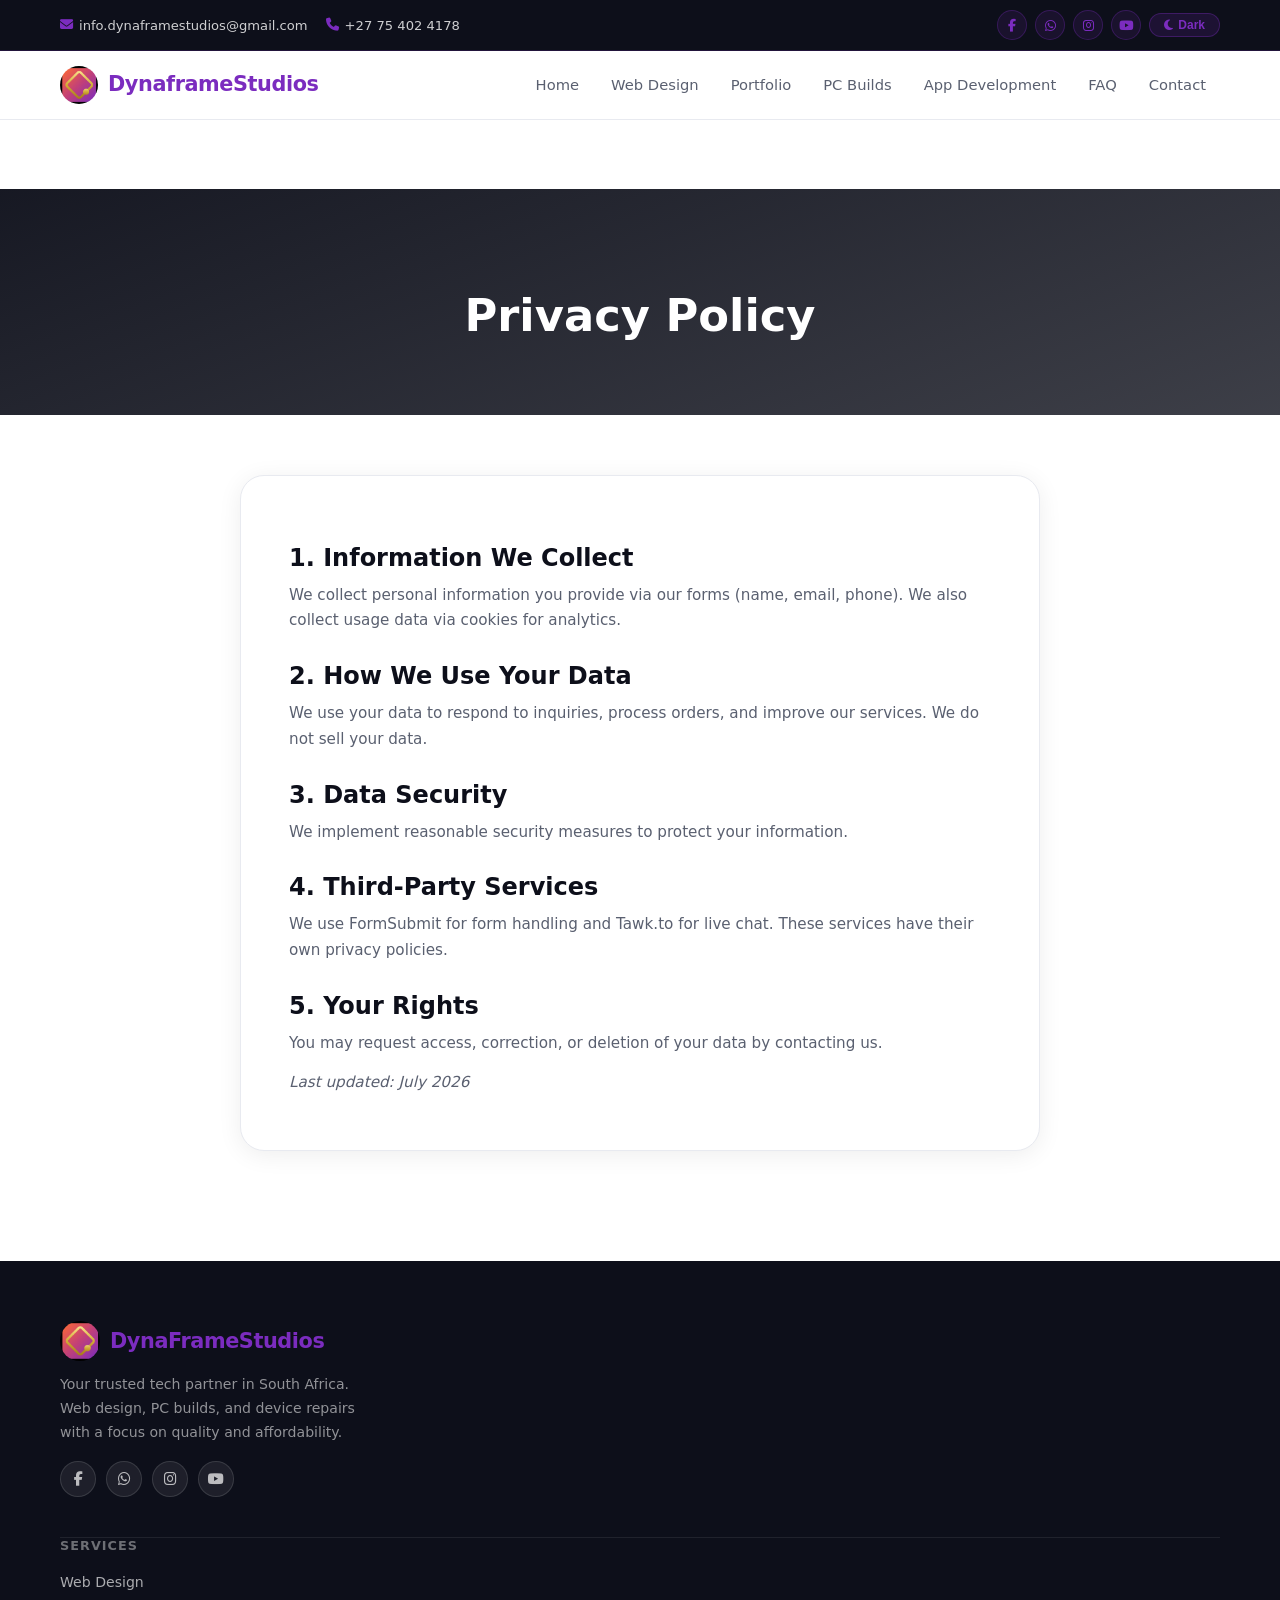
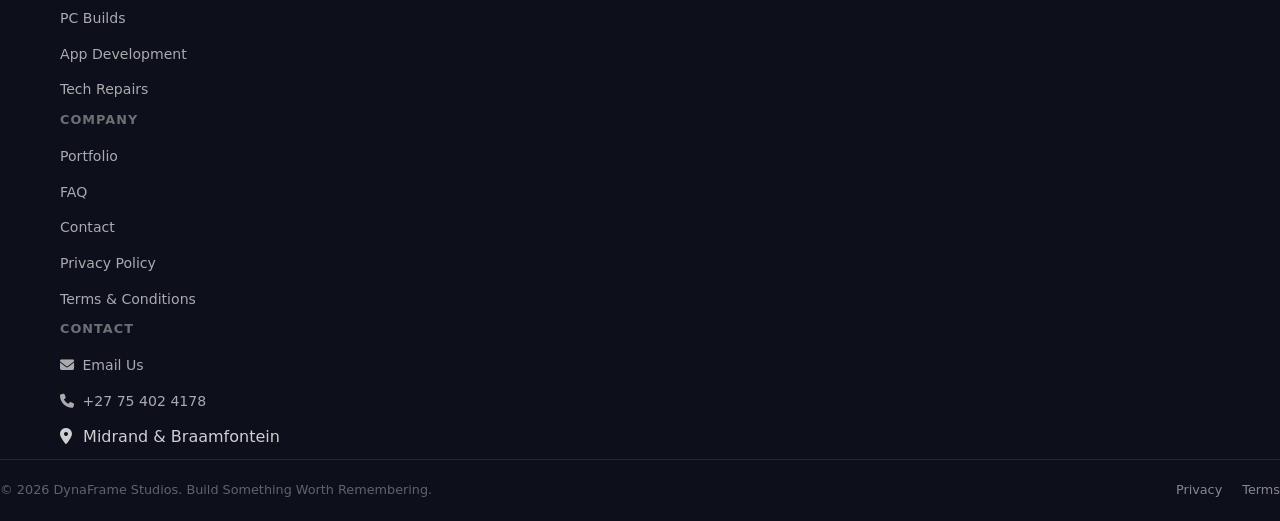
<file: privacy.html>
<!DOCTYPE html>
<html lang="en">
<head>
    <meta charset="UTF-8" />
    <meta name="viewport" content="width=device-width, initial-scale=1.0" />
    <title>Privacy Policy | DynaFrame Studios</title>
    <meta name="description" content="Read DynaFrame Studios' privacy policy covering how we collect, use and protect your personal information." />
    <link rel="canonical" href="https://dynaframestudios.co.za/privacy.html" />
    <meta name="robots" content="index, follow" />
    <meta property="og:type" content="website" />
    <meta property="og:title" content="Privacy Policy | DynaFrame Studios" />
    <meta property="og:description" content="Read DynaFrame Studios' privacy policy covering how we collect, use and protect your personal information." />
    <meta property="og:url" content="https://dynaframestudios.co.za/privacy.html" />
    <meta property="og:image" content="https://dynaframestudios.co.za/images/logo.jpeg" />
    <meta property="og:locale" content="en_ZA" />
    <meta property="og:site_name" content="DynaFrame Studios" />
    <meta name="twitter:card" content="summary_large_image" />
    <meta name="twitter:title" content="Privacy Policy | DynaFrame Studios" />
    <meta name="twitter:description" content="Read DynaFrame Studios' privacy policy covering how we collect, use and protect your personal information." />
    <meta name="twitter:image" content="https://dynaframestudios.co.za/images/logo.jpeg" />
    <link rel="stylesheet" href="https://cdnjs.cloudflare.com/ajax/libs/font-awesome/6.5.1/css/all.min.css" />
    <link rel="stylesheet" href="styles.css" />
	<link rel="icon" href="images/logo.jpeg" type="image/png" />
</head>
<body>
 <!-- ===== TOP BAR ===== -->
    <div class="top-bar">
        <div class="container top-bar-content">
            <div class="top-bar-left">
                <a href="mailto:info.dynaframestudios@gmail.com"><i class="fas fa-envelope"></i> info.dynaframestudios@gmail.com</a>
                <a href="tel:+27754024178"><i class="fas fa-phone"></i> +27 75 402 4178</a>
            </div>
            <div class="top-bar-right">
                <a href="https://www.facebook.com/dynaframestudios" target="_blank" class="social-icon-top" aria-label="Facebook"><i class="fab fa-facebook-f"></i></a>
                        <a href="https://wa.me/27754024178" target="_blank" class="social-icon-top" aria-label="WhatsApp"><i class="fab fa-whatsapp"></i></a>
                        <a href="https://www.instagram.com/dynaframestudios" target="_blank" class="social-icon-top" aria-label="Instagram"><i class="fab fa-instagram"></i></a>
                        <a href="https://www.youtube.com/@dynaframestudios" target="_blank" class="social-icon-top" aria-label="YouTube"><i class="fab fa-youtube"></i></a>
                <button class="theme-toggle-top" id="themeToggleTop"><i class="fas fa-moon"></i> Dark</button>
            </div>
        </div>
    </div>

    <!-- ===== NAVBAR ===== -->
    <nav class="navbar" id="navbar">
        <div class="nav-container">
           <a href="index.html" class="logo">
    <img src="images/logo.jpeg" alt="DynaFrame Studios" class="nav-logo" />
    <span class="logo-text">Dynaframe<span>Studios</span></span>
</a>
            <ul class="nav-menu" id="navMenu">
                <li><a href="index.html" class="nav-link active">Home</a></li>
                <li><a href="web-design.html" class="nav-link">Web Design</a></li>
                <li><a href="portfolio.html" class="nav-link">Portfolio</a></li>
                <li><a href="pc-builds.html" class="nav-link">PC Builds</a></li>
                <li><a href="app-design.html" class="nav-link">App Development</a></li>
                <li><a href="faq.html" class="nav-link">FAQ</a></li>
                <li><a href="contact.html" class="nav-link">Contact</a></li>
            </ul>
            <button class="mobile-menu-toggle" id="mobileToggle" aria-label="Toggle menu">
                <span></span><span></span><span></span>
            </button>
        </div>
    </nav>
    <section class="page-hero"><div class="container"><h1>Privacy Policy</h1></div></section>
    <section style="padding:60px 0;">
        <div class="container">
            <div class="legal-content">
                <h2>1. Information We Collect</h2>
                <p>We collect personal information you provide via our forms (name, email, phone). We also collect usage data via cookies for analytics.</p>
                <h2>2. How We Use Your Data</h2>
                <p>We use your data to respond to inquiries, process orders, and improve our services. We do not sell your data.</p>
                <h2>3. Data Security</h2>
                <p>We implement reasonable security measures to protect your information.</p>
                <h2>4. Third‑Party Services</h2>
                <p>We use FormSubmit for form handling and Tawk.to for live chat. These services have their own privacy policies.</p>
                <h2>5. Your Rights</h2>
                <p>You may request access, correction, or deletion of your data by contacting us.</p>
                <p><em>Last updated: July 2026</em></p>
            </div>
        </div>
    </section>
     <!-- ===== FOOTER ===== -->
     <footer class="footer">
        <div class="container">
            <div class="footer-grid">
                <div class="footer-brand">
                   <a href="index.html" class="logo">
    <img src="images/logo.jpeg" alt="DynaFrame Studios" class="footer-logo" />
    <span class="logo-text">DynaFrame<span>Studios</span></span>
                    </a>
                    <p>Your trusted tech partner in South Africa. Web design, PC builds, and device repairs with a focus on quality and affordability.</p>
                    <div class="footer-social">
                        <a href="https://www.facebook.com/dynaframestudios" target="_blank" aria-label="Facebook"><i class="fab fa-facebook-f"></i></a>
                        <a href="https://wa.me/27754024178" target="_blank" aria-label="WhatsApp"><i class="fab fa-whatsapp"></i></a>
                        <a href="https://www.instagram.com/dynaframestudios" target="_blank" aria-label="Instagram"><i class="fab fa-instagram"></i></a>
                        <a href="https://www.youtube.com/@dynaframestudios" target="_blank" aria-label="YouTube"><i class="fab fa-youtube"></i></a>
                    </div>
                    </div>
                </div>
                <div class="footer-col">
                    <h4>Services</h4>
                    <ul>
                        <li><a href="web-design.html">Web Design</a></li>
                        <li><a href="pc-builds.html">PC Builds</a></li>
                <li><a href="app-design.html">App Development</a></li>
                        <li><a href="contact.html">Tech Repairs</a></li>
                    </ul>
                </div>
                <div class="footer-col">
                    <h4>Company</h4>
                    <ul>
                        <li><a href="portfolio.html">Portfolio</a></li>
                        <li><a href="faq.html">FAQ</a></li>
                        <li><a href="contact.html">Contact</a></li>
                        <li><a href="privacy.html">Privacy Policy</a></li>
                        <li><a href="terms.html">Terms &amp; Conditions</a></li>
                    </ul>
                </div>
                <div class="footer-col">
                    <h4>Contact</h4>
                    <ul>
                        <li><a href="mailto:info.dynaframestudios@gmail.com"><i class="fas fa-envelope" style="width:18px;"></i> Email Us</a></li>
                        <li><a href="tel:+27754024178"><i class="fas fa-phone" style="width:18px;"></i> +27 75 402 4178</a></li>
                        <li><span><i class="fas fa-map-marker-alt" style="width:18px;"></i> Midrand &amp; Braamfontein</span></li>
                    </ul>
                </div>
            </div>
            <div class="footer-bottom">
                <span>&copy; 2026 DynaFrame Studios. Build Something Worth Remembering.</span>
                <span>
                    <a href="privacy.html">Privacy</a>
                    <a href="terms.html">Terms</a>
                </span>
            </div>
        </div>
    </footer>
	<script>
  // Dark mode toggle
  (function() {
    const toggleBtn = document.getElementById('themeToggleTop');
    const body = document.body;
    const saved = localStorage.getItem('df-theme');
    if (saved === 'dark') {
      body.classList.add('dark-mode');
      if (toggleBtn) toggleBtn.innerHTML = '<i class="fas fa-sun"></i> Light';
    } else {
      if (toggleBtn) toggleBtn.innerHTML = '<i class="fas fa-moon"></i> Dark';
    }
    if (toggleBtn) {
      toggleBtn.addEventListener('click', function() {
        body.classList.toggle('dark-mode');
        const isDark = body.classList.contains('dark-mode');
        localStorage.setItem('df-theme', isDark ? 'dark' : 'light');
        toggleBtn.innerHTML = isDark ? '<i class="fas fa-sun"></i> Light' : '<i class="fas fa-moon"></i> Dark';
      });
    }
  })();

  // Mobile menu toggle
  (function() {
    const toggle = document.getElementById('mobileToggle');
    const menu = document.getElementById('navMenu');
    if (toggle && menu) {
      toggle.addEventListener('click', function() {
        menu.classList.toggle('active');
      });
      menu.querySelectorAll('.nav-link').forEach(link => {
        link.addEventListener('click', () => menu.classList.remove('active'));
      });
      document.addEventListener('click', function(e) {
        if (!menu.contains(e.target) && !toggle.contains(e.target)) {
          menu.classList.remove('active');
        }
      });
    }
  })();

  // Scroll reveal (fade-in)
  (function() {
    const observer = new IntersectionObserver((entries) => {
      entries.forEach(entry => {
        if (entry.isIntersecting) entry.target.classList.add('visible');
      });
    }, { threshold: 0.15 });
    document.querySelectorAll('.fade-in').forEach(el => observer.observe(el));
  })();

  // Active nav link highlight
  (function() {
    const current = window.location.pathname.split('/').pop() || 'index.html';
    document.querySelectorAll('.nav-link').forEach(link => {
      const href = link.getAttribute('href');
      if (href === current) link.classList.add('active');
      else link.classList.remove('active');
    });
  })();
</script>
	 <script type="text/javascript">
    var Tawk_API=Tawk_API||{}, Tawk_LoadStart=new Date();
    (function(){
    var s1=document.createElement("script"),s0=document.getElementsByTagName("script")[0];
    s1.async=true;
    s1.src='https://embed.tawk.to/68ec91b77e32cc195255b3de/1j7e1idgv';
    s1.charset='UTF-8';
    s1.setAttribute('crossorigin','*');
    s0.parentNode.insertBefore(s1,s0);
    })();
    </script>
</body>
</html>
</file>
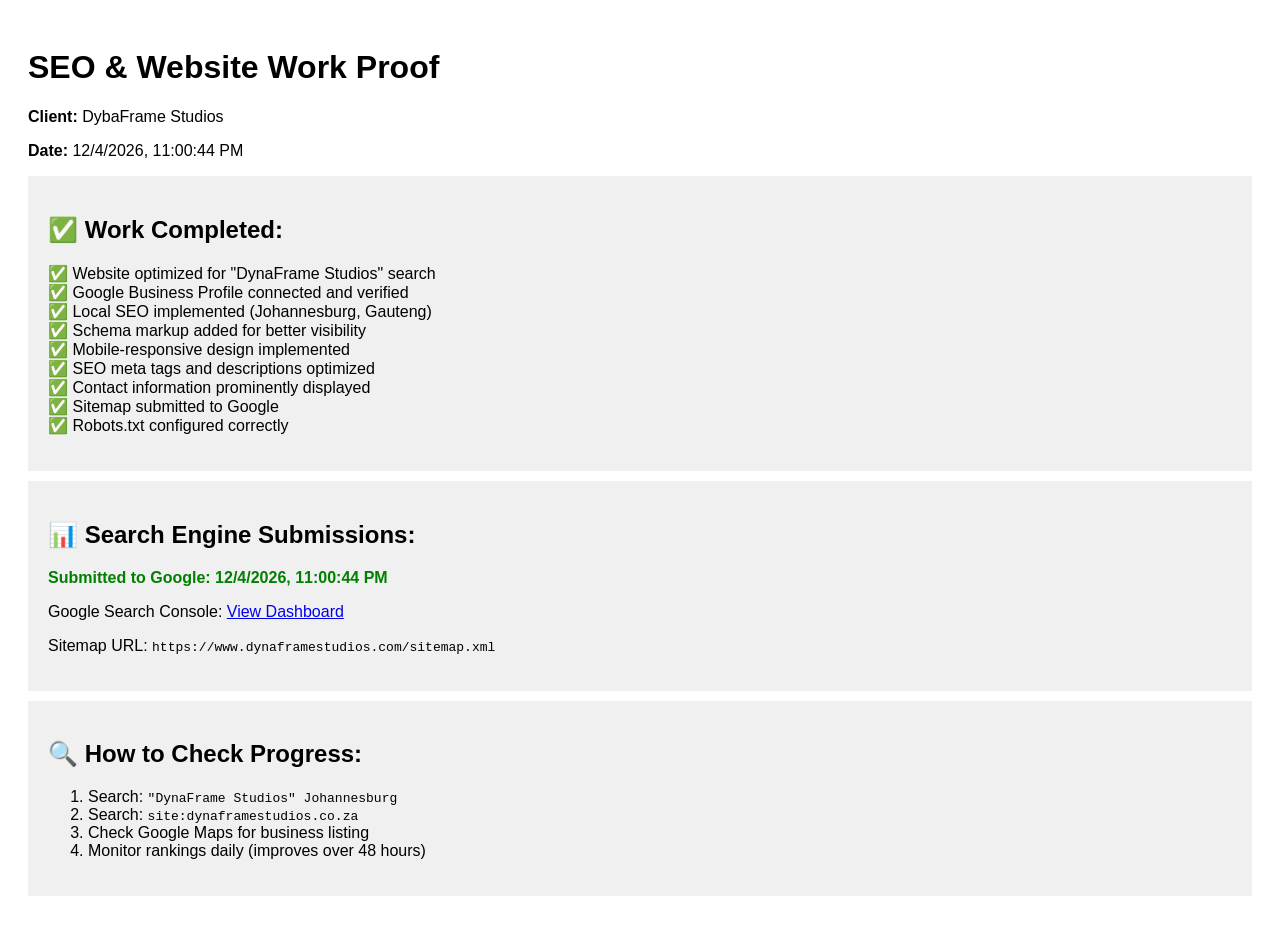
<file: proof.html>
<!DOCTYPE html>
<html>
<head>
    <title>SEO Work Proof - DynaFrame Studios</title>
    <style>
        body { font-family: Arial; padding: 20px; }
        .proof { background: #f0f0f0; padding: 20px; margin: 10px 0; }
        .timestamp { color: green; font-weight: bold; }
        .checklist { list-style: none; padding: 0; }
        .checklist li:before { content: "✅ "; }
    </style>
</head>
<body>
    <h1>SEO & Website Work Proof</h1>
    <p><strong>Client:</strong> DybaFrame Studios</p>
    <p><strong>Date:</strong> <span id="date"></span></p>
    
    <div class="proof">
        <h2>✅ Work Completed:</h2>
        <ul class="checklist">
            <li>Website optimized for "DynaFrame Studios" search</li>
            <li>Google Business Profile connected and verified</li>
            <li>Local SEO implemented (Johannesburg, Gauteng)</li>
            <li>Schema markup added for better visibility</li>
            <li>Mobile-responsive design implemented</li>
            <li>SEO meta tags and descriptions optimized</li>
            <li>Contact information prominently displayed</li>
            <li>Sitemap submitted to Google</li>
            <li>Robots.txt configured correctly</li>
        </ul>
    </div>
    
    <div class="proof">
        <h2>📊 Search Engine Submissions:</h2>
        <p class="timestamp">Submitted to Google: <span id="google-time"></span></p>
        <p>Google Search Console: <a href="https://search.google.com/search-console" target="_blank">View Dashboard</a></p>
        <p>Sitemap URL: <code>https://www.dynaframestudios.com/sitemap.xml</code></p>
    </div>
    
    <div class="proof">
        <h2>🔍 How to Check Progress:</h2>
        <ol>
            <li>Search: <code>"DynaFrame Studios" Johannesburg</code></li>
            <li>Search: <code>site:dynaframestudios.co.za</code></li>
            <li>Check Google Maps for business listing</li>
            <li>Monitor rankings daily (improves over 48 hours)</li>
        </ol>
    </div>
    
    <script>
        document.getElementById('date').textContent = new Date().toLocaleString();
        document.getElementById('google-time').textContent = new Date().toLocaleString();
    </script>
</body>
</html>
</file>
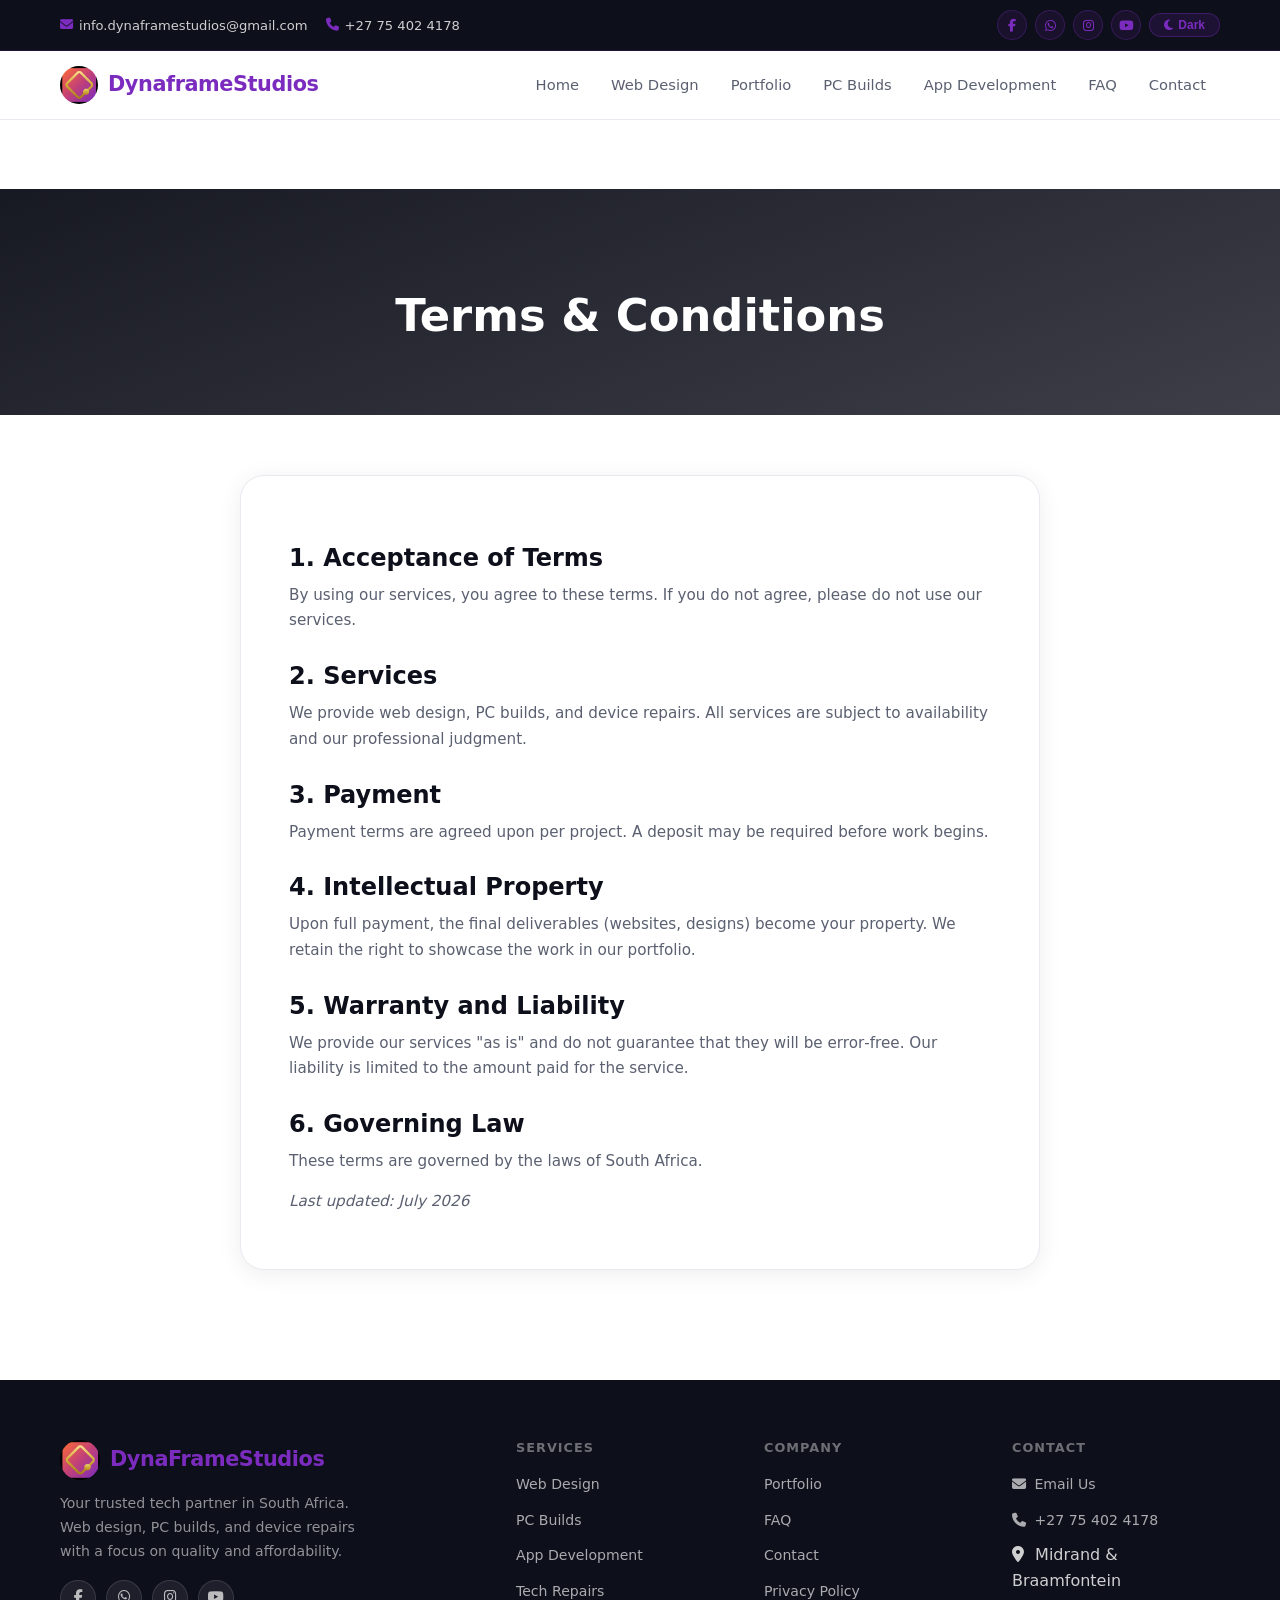
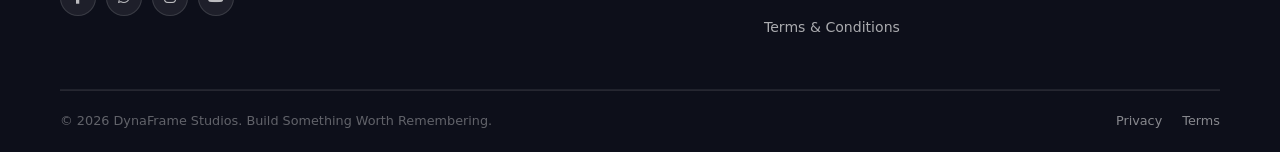
<file: terms.html>
<!DOCTYPE html>
<html lang="en">
<head>
    <meta charset="UTF-8" />
    <meta name="viewport" content="width=device-width, initial-scale=1.0" />
    <title>Terms & Conditions | DynaFrame Studios</title>
    <meta name="description" content="Read the terms and conditions governing DynaFrame Studios' web design, PC build and tech repair services." />
    <link rel="canonical" href="https://dynaframestudios.co.za/terms.html" />
    <meta name="robots" content="index, follow" />
    <meta property="og:type" content="website" />
    <meta property="og:title" content="Terms & Conditions | DynaFrame Studios" />
    <meta property="og:description" content="Read the terms and conditions governing DynaFrame Studios' web design, PC build and tech repair services." />
    <meta property="og:url" content="https://dynaframestudios.co.za/terms.html" />
    <meta property="og:image" content="https://dynaframestudios.co.za/images/logo.jpeg" />
    <meta property="og:locale" content="en_ZA" />
    <meta property="og:site_name" content="DynaFrame Studios" />
    <meta name="twitter:card" content="summary_large_image" />
    <meta name="twitter:title" content="Terms & Conditions | DynaFrame Studios" />
    <meta name="twitter:description" content="Read the terms and conditions governing DynaFrame Studios' web design, PC build and tech repair services." />
    <meta name="twitter:image" content="https://dynaframestudios.co.za/images/logo.jpeg" />
    <link rel="stylesheet" href="https://cdnjs.cloudflare.com/ajax/libs/font-awesome/6.5.1/css/all.min.css" />
    <link rel="stylesheet" href="styles.css" />
	<link rel="icon" href="images/logo.jpeg" type="image/jpeg" />
</head>
<body>
    <!-- ===== TOP BAR ===== -->
    <div class="top-bar">
        <div class="container top-bar-content">
            <div class="top-bar-left">
                <a href="mailto:info.dynaframestudios@gmail.com"><i class="fas fa-envelope"></i> info.dynaframestudios@gmail.com</a>
                <a href="tel:+27754024178"><i class="fas fa-phone"></i> +27 75 402 4178</a>
            </div>
            <div class="top-bar-right">
                <a href="https://www.facebook.com/dynaframestudios" target="_blank" class="social-icon-top" aria-label="Facebook"><i class="fab fa-facebook-f"></i></a>
                        <a href="https://wa.me/27754024178" target="_blank" class="social-icon-top" aria-label="WhatsApp"><i class="fab fa-whatsapp"></i></a>
                        <a href="https://www.instagram.com/dynaframestudios" target="_blank" class="social-icon-top" aria-label="Instagram"><i class="fab fa-instagram"></i></a>
                        <a href="https://www.youtube.com/@dynaframestudios" target="_blank" class="social-icon-top" aria-label="YouTube"><i class="fab fa-youtube"></i></a>
                <button class="theme-toggle-top" id="themeToggleTop"><i class="fas fa-moon"></i> Dark</button>
            </div>
        </div>
    </div>

    <!-- ===== NAVBAR ===== -->
    <nav class="navbar" id="navbar">
        <div class="nav-container">
           <a href="index.html" class="logo">
    <img src="images/logo.jpeg" alt="DynaFrame Studios" class="nav-logo" />
    <span class="logo-text">Dynaframe<span>Studios</span></span>
</a>
            <ul class="nav-menu" id="navMenu">
                <li><a href="index.html" class="nav-link active">Home</a></li>
                <li><a href="web-design.html" class="nav-link">Web Design</a></li>
                <li><a href="portfolio.html" class="nav-link">Portfolio</a></li>
                <li><a href="pc-builds.html" class="nav-link">PC Builds</a></li>
                <li><a href="app-design.html" class="nav-link">App Development</a></li>
                <li><a href="faq.html" class="nav-link">FAQ</a></li>
                <li><a href="contact.html" class="nav-link">Contact</a></li>
            </ul>
            <button class="mobile-menu-toggle" id="mobileToggle" aria-label="Toggle menu">
                <span></span><span></span><span></span>
            </button>
        </div>
    </nav>
    <section class="page-hero"><div class="container"><h1>Terms &amp; Conditions</h1></div></section>
    <section style="padding:60px 0;">
        <div class="container">
            <div class="legal-content">
                <h2>1. Acceptance of Terms</h2>
                <p>By using our services, you agree to these terms. If you do not agree, please do not use our services.</p>
                <h2>2. Services</h2>
                <p>We provide web design, PC builds, and device repairs. All services are subject to availability and our professional judgment.</p>
                <h2>3. Payment</h2>
                <p>Payment terms are agreed upon per project. A deposit may be required before work begins.</p>
                <h2>4. Intellectual Property</h2>
                <p>Upon full payment, the final deliverables (websites, designs) become your property. We retain the right to showcase the work in our portfolio.</p>
                <h2>5. Warranty and Liability</h2>
                <p>We provide our services "as is" and do not guarantee that they will be error‑free. Our liability is limited to the amount paid for the service.</p>
                <h2>6. Governing Law</h2>
                <p>These terms are governed by the laws of South Africa.</p>
                <p><em>Last updated: July 2026</em></p>
            </div>
        </div>
    </section>
     <!-- ===== FOOTER ===== -->
    <footer class="footer">
        <div class="container">
            <div class="footer-grid">
                <div class="footer-brand">
                   <a href="index.html" class="logo">
    <img src="images/logo.jpeg" alt="DynaFrame Studios" class="footer-logo" />
    <span class="logo-text">DynaFrame<span>Studios</span></span>
                    </a>
                    <p>Your trusted tech partner in South Africa. Web design, PC builds, and device repairs with a focus on quality and affordability.</p>
                    <div class="footer-social">
                        <a href="https://www.facebook.com/dynaframestudios" target="_blank" aria-label="Facebook"><i class="fab fa-facebook-f"></i></a>
                        <a href="https://wa.me/27754024178" target="_blank" aria-label="WhatsApp"><i class="fab fa-whatsapp"></i></a>
                        <a href="https://www.instagram.com/dynaframestudios" target="_blank" aria-label="Instagram"><i class="fab fa-instagram"></i></a>
                        <a href="https://www.youtube.com/@dynaframestudios" target="_blank" aria-label="YouTube"><i class="fab fa-youtube"></i></a>
                    </div>
                </div>
                <div class="footer-col">
                    <h4>Services</h4>
                    <ul>
                        <li><a href="web-design.html">Web Design</a></li>
                        <li><a href="pc-builds.html">PC Builds</a></li>
                <li><a href="app-design.html">App Development</a></li>
                        <li><a href="contact.html">Tech Repairs</a></li>
                    </ul>
                </div>
                <div class="footer-col">
                    <h4>Company</h4>
                    <ul>
                        <li><a href="portfolio.html">Portfolio</a></li>
                        <li><a href="faq.html">FAQ</a></li>
                        <li><a href="contact.html">Contact</a></li>
                        <li><a href="privacy.html">Privacy Policy</a></li>
                        <li><a href="terms.html">Terms &amp; Conditions</a></li>
                    </ul>
                </div>
                <div class="footer-col">
                    <h4>Contact</h4>
                    <ul>
                        <li><a href="mailto:info.dynaframestudios@gmail.com"><i class="fas fa-envelope" style="width:18px;"></i> Email Us</a></li>
                        <li><a href="tel:+27754024178"><i class="fas fa-phone" style="width:18px;"></i> +27 75 402 4178</a></li>
                        <li><span><i class="fas fa-map-marker-alt" style="width:18px;"></i> Midrand &amp; Braamfontein</span></li>
                    </ul>
                </div>
            </div>
            <div class="footer-bottom">
                <span>&copy; 2026 DynaFrame Studios. Build Something Worth Remembering.</span>
                <span>
                    <a href="privacy.html">Privacy</a>
                    <a href="terms.html">Terms</a>
                </span>
            </div>
        </div>
    </footer>
	<script>
  // Dark mode toggle
  (function() {
    const toggleBtn = document.getElementById('themeToggleTop');
    const body = document.body;
    const saved = localStorage.getItem('df-theme');
    if (saved === 'dark') {
      body.classList.add('dark-mode');
      if (toggleBtn) toggleBtn.innerHTML = '<i class="fas fa-sun"></i> Light';
    } else {
      if (toggleBtn) toggleBtn.innerHTML = '<i class="fas fa-moon"></i> Dark';
    }
    if (toggleBtn) {
      toggleBtn.addEventListener('click', function() {
        body.classList.toggle('dark-mode');
        const isDark = body.classList.contains('dark-mode');
        localStorage.setItem('df-theme', isDark ? 'dark' : 'light');
        toggleBtn.innerHTML = isDark ? '<i class="fas fa-sun"></i> Light' : '<i class="fas fa-moon"></i> Dark';
      });
    }
  })();

  // Mobile menu toggle
  (function() {
    const toggle = document.getElementById('mobileToggle');
    const menu = document.getElementById('navMenu');
    if (toggle && menu) {
      toggle.addEventListener('click', function() {
        menu.classList.toggle('active');
      });
      menu.querySelectorAll('.nav-link').forEach(link => {
        link.addEventListener('click', () => menu.classList.remove('active'));
      });
      document.addEventListener('click', function(e) {
        if (!menu.contains(e.target) && !toggle.contains(e.target)) {
          menu.classList.remove('active');
        }
      });
    }
  })();

  // Scroll reveal (fade-in)
  (function() {
    const observer = new IntersectionObserver((entries) => {
      entries.forEach(entry => {
        if (entry.isIntersecting) entry.target.classList.add('visible');
      });
    }, { threshold: 0.15 });
    document.querySelectorAll('.fade-in').forEach(el => observer.observe(el));
  })();

  // Active nav link highlight
  (function() {
    const current = window.location.pathname.split('/').pop() || 'index.html';
    document.querySelectorAll('.nav-link').forEach(link => {
      const href = link.getAttribute('href');
      if (href === current) link.classList.add('active');
      else link.classList.remove('active');
    });
  })();
</script>
	 <script type="text/javascript">
    var Tawk_API=Tawk_API||{}, Tawk_LoadStart=new Date();
    (function(){
    var s1=document.createElement("script"),s0=document.getElementsByTagName("script")[0];
    s1.async=true;
    s1.src='https://embed.tawk.to/68ec91b77e32cc195255b3de/1j7e1idgv';
    s1.charset='UTF-8';
    s1.setAttribute('crossorigin','*');
    s0.parentNode.insertBefore(s1,s0);
    })();
    </script>
</body>
</html>
</file>
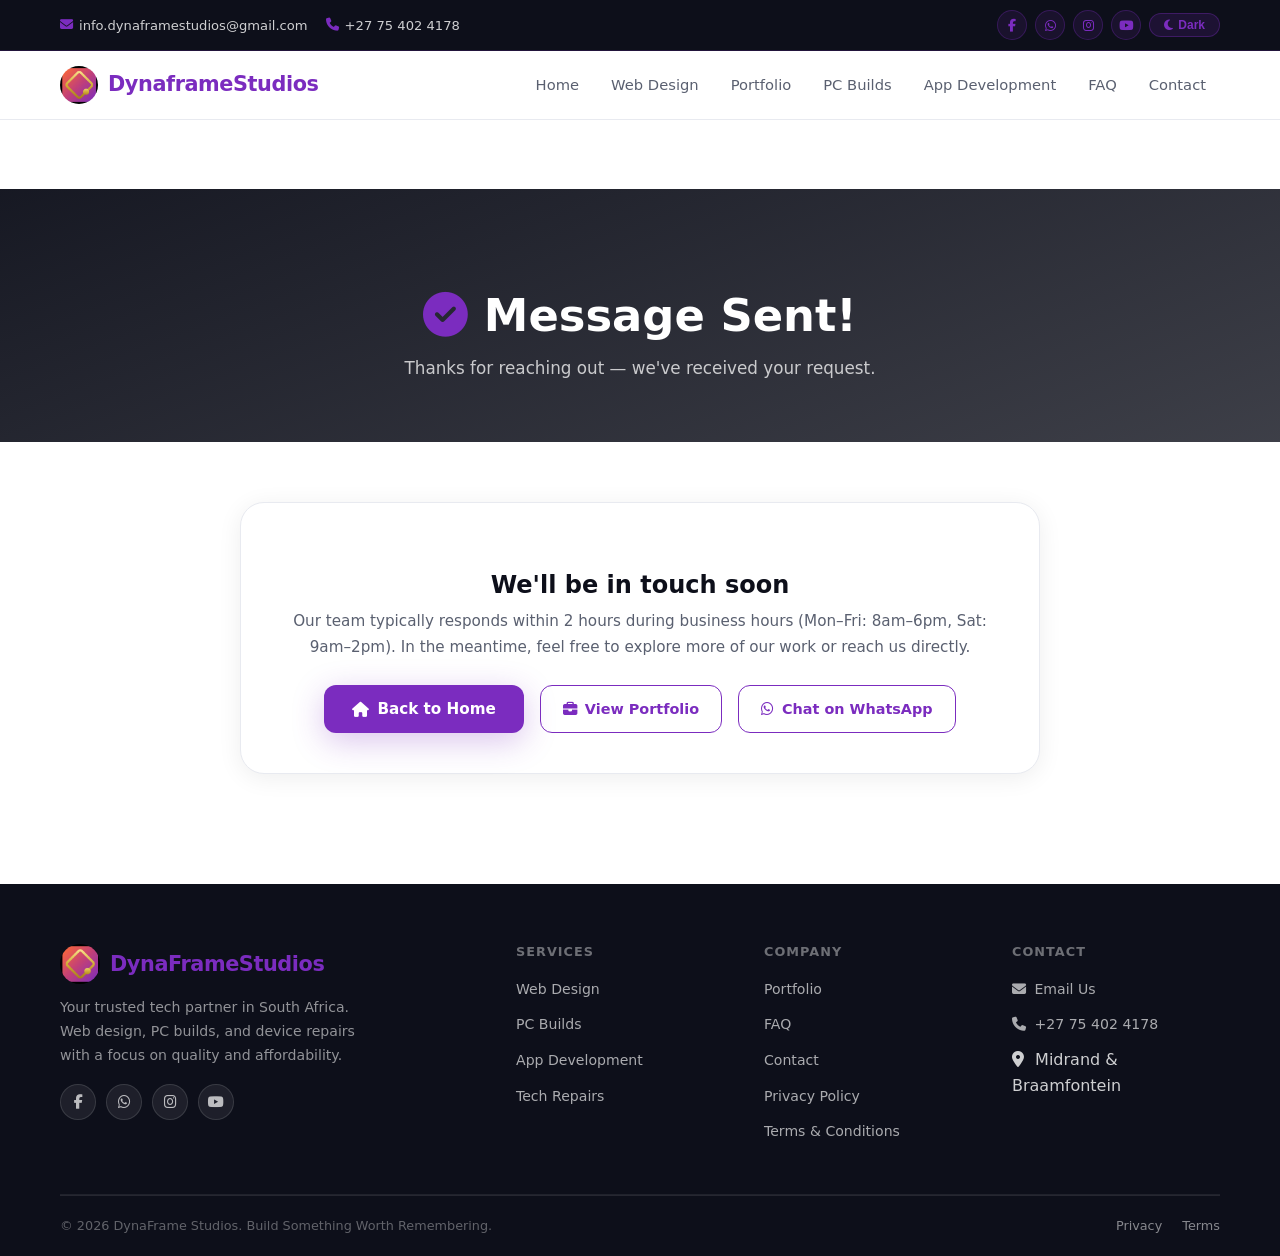
<file: thank-you.html>
<!DOCTYPE html>
<html lang="en">
<head>
    <meta charset="UTF-8" />
    <meta name="viewport" content="width=device-width, initial-scale=1.0" />
    <title>Thank You | DynaFrame Studios</title>
    <meta name="description" content="Thanks for reaching out to DynaFrame Studios — we've received your request and will respond within 2 hours." />
    <link rel="canonical" href="https://dynaframestudios.co.za/thank-you.html" />
    <meta name="robots" content="noindex, nofollow" />
    <meta property="og:type" content="website" />
    <meta property="og:title" content="Thank You | DynaFrame Studios" />
    <meta property="og:description" content="Thanks for reaching out to DynaFrame Studios — we've received your request and will respond within 2 hours." />
    <meta property="og:url" content="https://dynaframestudios.co.za/thank-you.html" />
    <meta property="og:image" content="https://dynaframestudios.co.za/images/logo.jpeg" />
    <meta property="og:locale" content="en_ZA" />
    <meta property="og:site_name" content="DynaFrame Studios" />
    <meta name="twitter:card" content="summary_large_image" />
    <meta name="twitter:title" content="Thank You | DynaFrame Studios" />
    <meta name="twitter:description" content="Thanks for reaching out to DynaFrame Studios — we've received your request and will respond within 2 hours." />
    <meta name="twitter:image" content="https://dynaframestudios.co.za/images/logo.jpeg" />
    <link rel="stylesheet" href="https://cdnjs.cloudflare.com/ajax/libs/font-awesome/6.5.1/css/all.min.css" />
    <link rel="stylesheet" href="styles.css" />
    <link rel="icon" href="images/logo.jpeg" type="image/jpeg" />
</head>
<body>
    <!-- ===== TOP BAR ===== -->
    <div class="top-bar">
        <div class="container top-bar-content">
            <div class="top-bar-left">
                <a href="mailto:info.dynaframestudios@gmail.com"><i class="fas fa-envelope"></i> info.dynaframestudios@gmail.com</a>
                <a href="tel:+27754024178"><i class="fas fa-phone"></i> +27 75 402 4178</a>
            </div>
            <div class="top-bar-right">
                <a href="https://www.facebook.com/dynaframestudios" target="_blank" class="social-icon-top" aria-label="Facebook"><i class="fab fa-facebook-f"></i></a>
                <a href="https://wa.me/27754024178" target="_blank" class="social-icon-top" aria-label="WhatsApp"><i class="fab fa-whatsapp"></i></a>
                <a href="https://www.instagram.com/dynaframestudios" target="_blank" class="social-icon-top" aria-label="Instagram"><i class="fab fa-instagram"></i></a>
                <a href="https://www.youtube.com/@dynaframestudios" target="_blank" class="social-icon-top" aria-label="YouTube"><i class="fab fa-youtube"></i></a>
                <button class="theme-toggle-top" id="themeToggleTop"><i class="fas fa-moon"></i> Dark</button>
            </div>
        </div>
    </div>

    <!-- ===== NAVBAR ===== -->
    <nav class="navbar" id="navbar">
        <div class="nav-container">
            <a href="index.html" class="logo">
                <img src="images/logo.jpeg" alt="DynaFrame Studios" class="nav-logo" />
                <span class="logo-text">Dynaframe<span>Studios</span></span>
            </a>
            <ul class="nav-menu" id="navMenu">
                <li><a href="index.html" class="nav-link">Home</a></li>
                <li><a href="web-design.html" class="nav-link">Web Design</a></li>
                <li><a href="portfolio.html" class="nav-link">Portfolio</a></li>
                <li><a href="pc-builds.html" class="nav-link">PC Builds</a></li>
                <li><a href="app-design.html" class="nav-link">App Development</a></li>
                <li><a href="faq.html" class="nav-link">FAQ</a></li>
                <li><a href="contact.html" class="nav-link">Contact</a></li>
            </ul>
            <button class="mobile-menu-toggle" id="mobileToggle" aria-label="Toggle menu">
                <span></span><span></span><span></span>
            </button>
        </div>
    </nav>

    <!-- ===== THANK YOU HERO ===== -->
    <section class="page-hero">
        <div class="container">
            <h1><i class="fas fa-check-circle" style="color:var(--purple);"></i> Message Sent!</h1>
            <p>Thanks for reaching out — we've received your request.</p>
        </div>
    </section>

    <section style="padding:60px 0;">
        <div class="container">
            <div class="legal-content" style="text-align:center;">
                <h2>We'll be in touch soon</h2>
                <p style="margin-bottom:24px;">Our team typically responds within 2 hours during business hours (Mon–Fri: 8am–6pm, Sat: 9am–2pm). In the meantime, feel free to explore more of our work or reach us directly.</p>
                <div style="display:flex;gap:16px;justify-content:center;flex-wrap:wrap;">
                    <a href="index.html" class="btn btn-primary"><i class="fas fa-home"></i> Back to Home</a>
                    <a href="portfolio.html" class="btn btn-outline"><i class="fas fa-briefcase"></i> View Portfolio</a>
                    <a href="https://wa.me/27754024178" target="_blank" class="btn btn-outline"><i class="fab fa-whatsapp"></i> Chat on WhatsApp</a>
                </div>
            </div>
        </div>
    </section>

    <!-- ===== FOOTER ===== -->
    <footer class="footer">
        <div class="container">
            <div class="footer-grid">
                <div class="footer-brand">
                    <a href="index.html" class="logo">
                        <img src="images/logo.jpeg" alt="DynaFrame Studios" class="footer-logo" />
                        <span class="logo-text">DynaFrame<span>Studios</span></span>
                    </a>
                    <p>Your trusted tech partner in South Africa. Web design, PC builds, and device repairs with a focus on quality and affordability.</p>
                    <div class="footer-social">
                        <a href="https://www.facebook.com/dynaframestudios" target="_blank" aria-label="Facebook"><i class="fab fa-facebook-f"></i></a>
                        <a href="https://wa.me/27754024178" target="_blank" aria-label="WhatsApp"><i class="fab fa-whatsapp"></i></a>
                        <a href="https://www.instagram.com/dynaframestudios" target="_blank" aria-label="Instagram"><i class="fab fa-instagram"></i></a>
                        <a href="https://www.youtube.com/@dynaframestudios" target="_blank" aria-label="YouTube"><i class="fab fa-youtube"></i></a>
                    </div>
                </div>
                <div class="footer-col">
                    <h4>Services</h4>
                    <ul>
                        <li><a href="web-design.html">Web Design</a></li>
                        <li><a href="pc-builds.html">PC Builds</a></li>
                <li><a href="app-design.html">App Development</a></li>
                        <li><a href="contact.html">Tech Repairs</a></li>
                    </ul>
                </div>
                <div class="footer-col">
                    <h4>Company</h4>
                    <ul>
                        <li><a href="portfolio.html">Portfolio</a></li>
                        <li><a href="faq.html">FAQ</a></li>
                        <li><a href="contact.html">Contact</a></li>
                        <li><a href="privacy.html">Privacy Policy</a></li>
                        <li><a href="terms.html">Terms &amp; Conditions</a></li>
                    </ul>
                </div>
                <div class="footer-col">
                    <h4>Contact</h4>
                    <ul>
                        <li><a href="mailto:info.dynaframestudios@gmail.com"><i class="fas fa-envelope" style="width:18px;"></i> Email Us</a></li>
                        <li><a href="tel:+27754024178"><i class="fas fa-phone" style="width:18px;"></i> +27 75 402 4178</a></li>
                        <li><span><i class="fas fa-map-marker-alt" style="width:18px;"></i> Midrand &amp; Braamfontein</span></li>
                    </ul>
                </div>
            </div>
            <div class="footer-bottom">
                <span>&copy; 2026 DynaFrame Studios. Build Something Worth Remembering.</span>
                <span>
                    <a href="privacy.html">Privacy</a>
                    <a href="terms.html">Terms</a>
                </span>
            </div>
        </div>
    </footer>

    <script>
        (function() {
            const toggleBtn = document.getElementById('themeToggleTop');
            const body = document.body;
            const saved = localStorage.getItem('df-theme');
            if (saved === 'dark') {
                body.classList.add('dark-mode');
                if (toggleBtn) toggleBtn.innerHTML = '<i class="fas fa-sun"></i> Light';
            } else {
                if (toggleBtn) toggleBtn.innerHTML = '<i class="fas fa-moon"></i> Dark';
            }
            if (toggleBtn) {
                toggleBtn.addEventListener('click', function() {
                    body.classList.toggle('dark-mode');
                    const isDark = body.classList.contains('dark-mode');
                    localStorage.setItem('df-theme', isDark ? 'dark' : 'light');
                    toggleBtn.innerHTML = isDark ? '<i class="fas fa-sun"></i> Light' : '<i class="fas fa-moon"></i> Dark';
                });
            }
        })();
        (function() {
            const toggle = document.getElementById('mobileToggle');
            const menu = document.getElementById('navMenu');
            if (toggle && menu) {
                toggle.addEventListener('click', function() {
                    menu.classList.toggle('active');
                });
                menu.querySelectorAll('.nav-link').forEach(link => {
                    link.addEventListener('click', () => menu.classList.remove('active'));
                });
                document.addEventListener('click', function(e) {
                    if (!menu.contains(e.target) && !toggle.contains(e.target)) {
                        menu.classList.remove('active');
                    }
                });
            }
        })();
    </script>
</body>
</html>
</file>
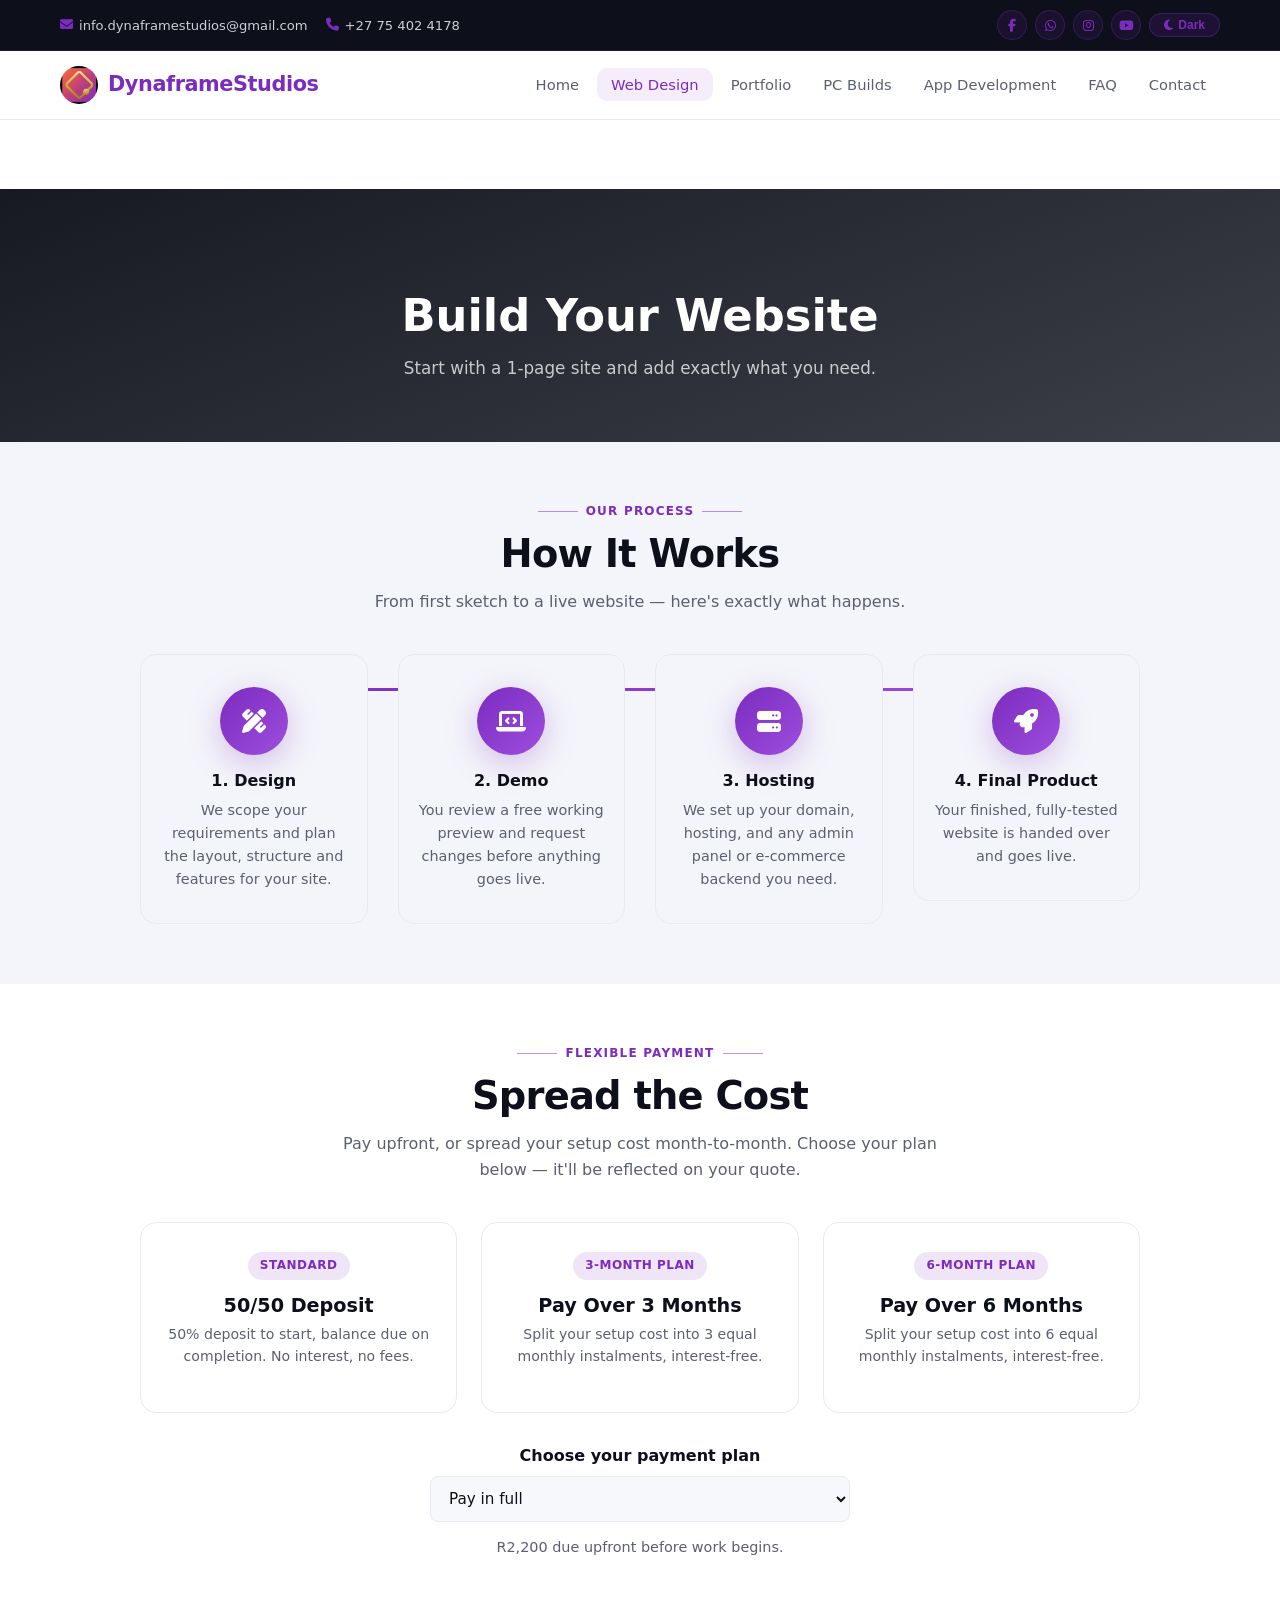
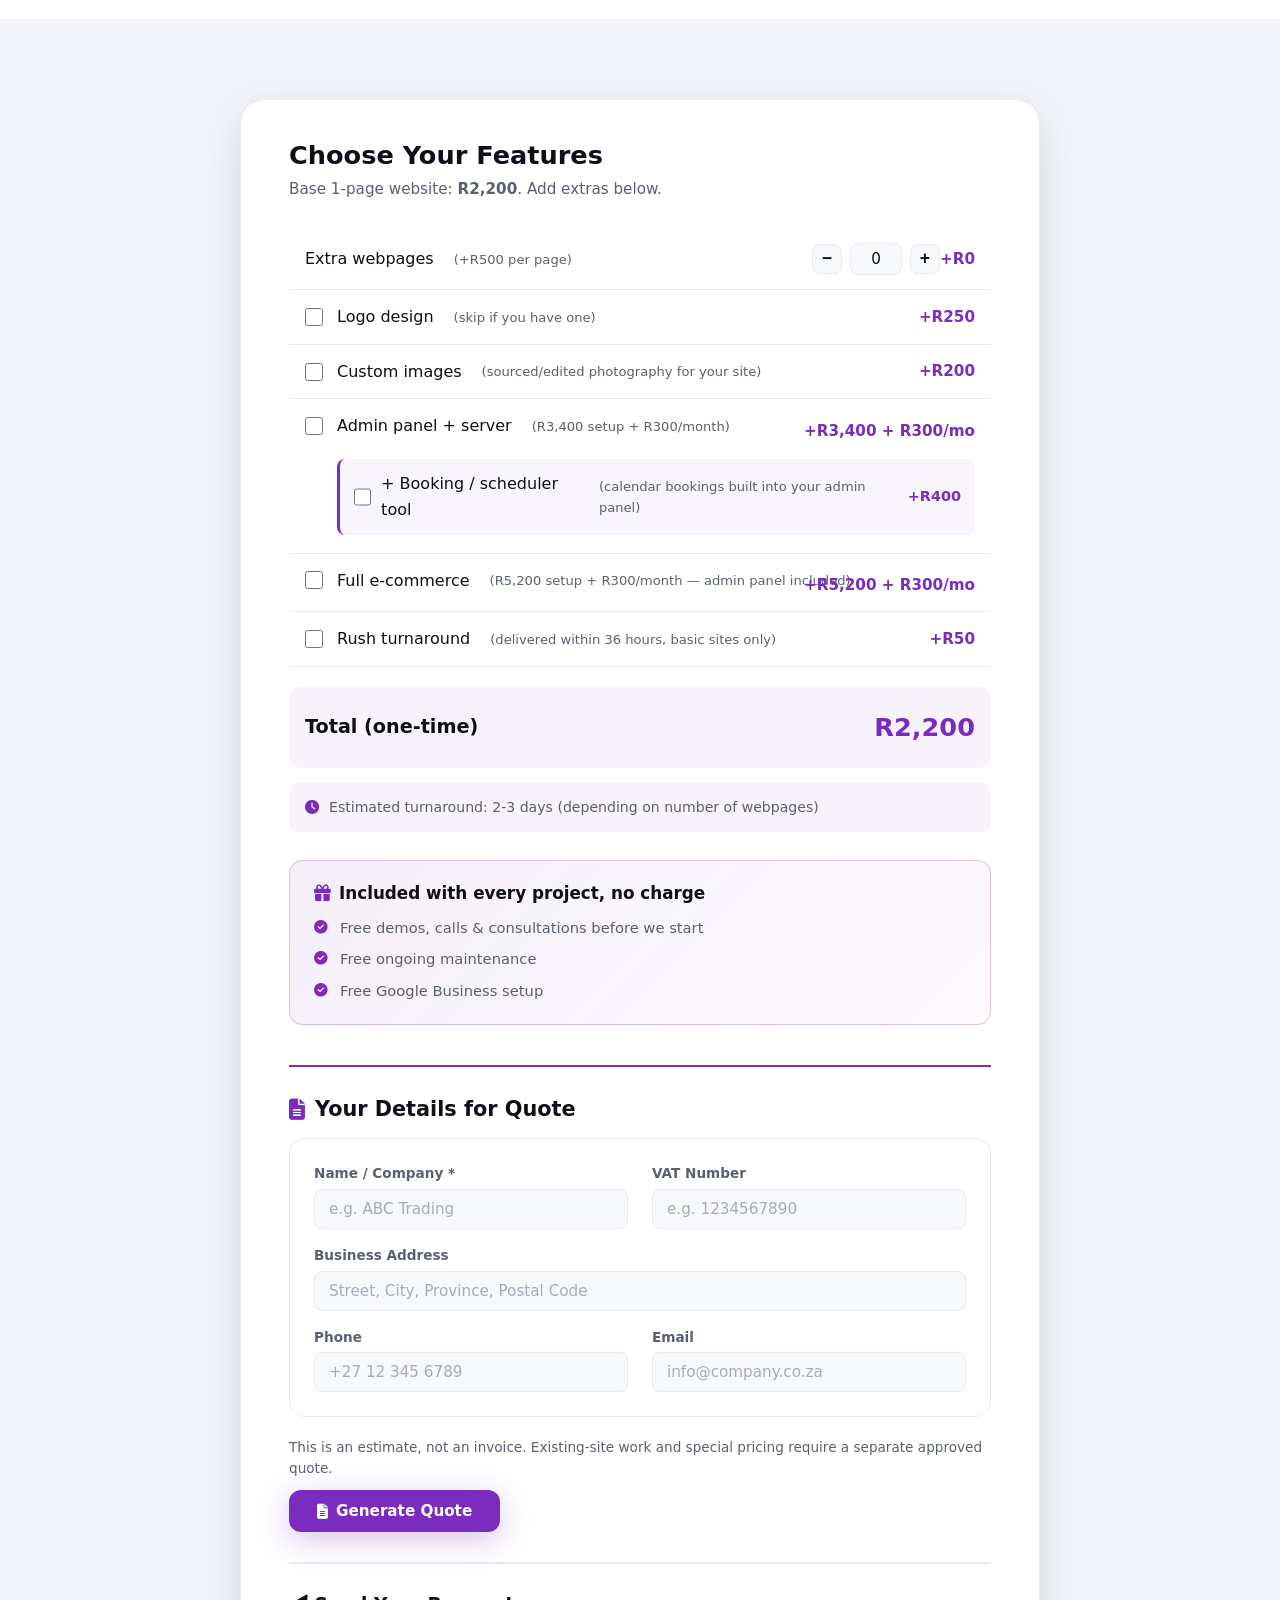
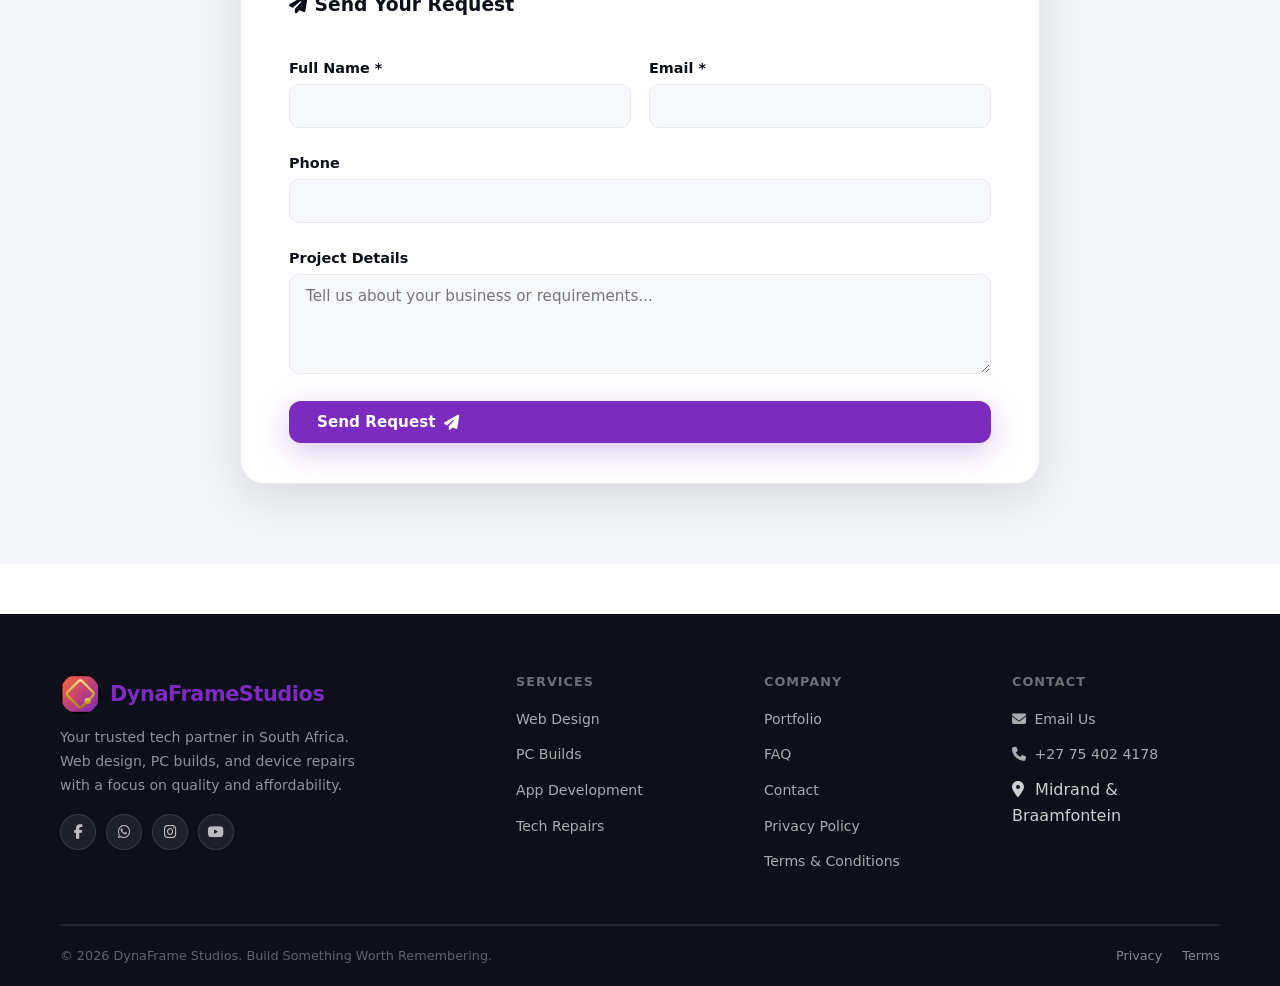
<file: web-design.html>
<!DOCTYPE html>
<html lang="en">
<head>
    <meta charset="UTF-8" />
    <meta name="viewport" content="width=device-width, initial-scale=1.0" />
    <title>Website Design Packages & Pricing in South Africa | DynaFrame Studios</title>
    <meta name="description" content="Build your website from R2,200. Transparent, itemised pricing for e-commerce, admin panels, extra pages and monthly payment plans. Get an instant quote." />
    <link rel="canonical" href="https://dynaframestudios.co.za/web-design.html" />
    <meta name="robots" content="index, follow" />
    <meta property="og:type" content="website" />
    <meta property="og:title" content="Website Design Packages & Pricing in South Africa | DynaFrame Studios" />
    <meta property="og:description" content="Build your website from R2,200. Transparent, itemised pricing for e-commerce, admin panels, extra pages and monthly payment plans. Get an instant quote." />
    <meta property="og:url" content="https://dynaframestudios.co.za/web-design.html" />
    <meta property="og:image" content="https://dynaframestudios.co.za/images/logo.jpeg" />
    <meta property="og:locale" content="en_ZA" />
    <meta property="og:site_name" content="DynaFrame Studios" />
    <meta name="twitter:card" content="summary_large_image" />
    <meta name="twitter:title" content="Website Design Packages & Pricing in South Africa | DynaFrame Studios" />
    <meta name="twitter:description" content="Build your website from R2,200. Transparent, itemised pricing for e-commerce, admin panels, extra pages and monthly payment plans. Get an instant quote." />
    <meta name="twitter:image" content="https://dynaframestudios.co.za/images/logo.jpeg" />
    <link rel="stylesheet" href="https://cdnjs.cloudflare.com/ajax/libs/font-awesome/6.5.1/css/all.min.css" />
    <link rel="stylesheet" href="styles.css" />
    <link rel="icon" href="images/logo.jpeg" type="image/png" />
    <style>
        /* ===== QUOTATION GENERATOR STYLES ===== */
        .quote-section {
            margin-top: 40px;
            border-top: 2px solid var(--purple);
            padding-top: 30px;
        }
        .quote-section h3 {
            font-size: 1.3rem;
            margin-bottom: 16px;
            display: flex;
            align-items: center;
            gap: 10px;
        }
        .quote-section h3 i {
            color: var(--purple);
        }

        .company-details-grid {
            display: grid;
            grid-template-columns: 1fr 1fr;
            gap: 16px 24px;
            background: var(--card-bg);
            border: 1.5px solid var(--border);
            border-radius: var(--radius);
            padding: 24px;
            margin-bottom: 20px;
        }
        body.dark-mode .company-details-grid {
            background: var(--dm-card);
            border-color: var(--dm-border);
        }
        .company-details-grid .form-group {
            margin-bottom: 0;
        }
        .company-details-grid label {
            font-size: 0.85rem;
            font-weight: 600;
            display: block;
            margin-bottom: 4px;
            color: var(--text-secondary);
        }
        body.dark-mode .company-details-grid label {
            color: var(--dm-text-secondary);
        }
        .company-details-grid input,
        .company-details-grid textarea {
            width: 100%;
            padding: 10px 14px;
            border: 1.5px solid var(--border);
            border-radius: 8px;
            font-size: 0.95rem;
            font-family: var(--font-body);
            background: var(--off-white);
            color: var(--text-primary);
            transition: border-color 0.2s, box-shadow 0.2s;
            outline: none;
        }
        body.dark-mode .company-details-grid input,
        body.dark-mode .company-details-grid textarea {
            background: var(--dm-surface);
            border-color: var(--dm-border);
            color: var(--dm-text);
        }
        .company-details-grid input:focus,
        .company-details-grid textarea:focus {
            border-color: var(--purple);
            box-shadow: 0 0 0 3px rgba(123, 44, 191, 0.12);
        }
        .company-details-grid .full-width {
            grid-column: 1 / -1;
        }

        .quote-actions {
            display: flex;
            gap: 12px;
            flex-wrap: wrap;
            margin-top: 10px;
        }
        .quote-actions .btn {
            flex: 0 1 auto;
            min-width: 180px;
        }

        /* ===== QUOTATION PREVIEW (hidden by default) ===== */
        #quotePreview {
            display: none;
            background: white;
            color: #1a1a2e;
            padding: 40px 50px;
            border-radius: var(--radius-lg);
            box-shadow: var(--shadow-lg);
            margin-top: 20px;
            max-width: 900px;
            margin-left: auto;
            margin-right: auto;
            font-family: 'Inter', Arial, sans-serif;
        }
        #quotePreview.visible {
            display: block;
        }
        body.dark-mode #quotePreview {
            background: #f8f9fc;
            color: #1a1a2e;
        }

        @media print {
            body * { visibility: hidden; }
            #quotePreview, #quotePreview * { visibility: visible; }
            #quotePreview { position: fixed; top: 0; left: 0; width: 100%; padding: 40px; border-radius: 0; box-shadow: none; background: white !important; color: #1a1a2e !important; }
            .no-print { display: none !important; }
            #quotePreview .quote-print-hide { display: none !important; }
            .quote-header, .quote-client, .quote-footer, .quote-totals, .quote-table tr { break-inside: avoid; page-break-inside: avoid; }
            #quotePreview { max-width: none; }
        }

        .quote-header {
            display: flex;
            justify-content: space-between;
            align-items: flex-start;
            border-bottom: 3px solid #7B2CBF;
            padding-bottom: 20px;
            margin-bottom: 24px;
        }
        .quote-brand-top { display: flex; align-items: center; gap: 14px; }
        .quote-brand-logo { width: 72px; height: 72px; object-fit: contain; border-radius: 10px; flex-shrink: 0; }
        .quote-brand-slogan { font-size: 12px !important; font-weight: 700; color: #7B2CBF !important; letter-spacing: .25px; margin-top: 5px !important; }
        .quote-header .brand h1 {
            font-size: 28px;
            font-weight: 800;
            color: #7B2CBF;
            margin: 0;
        }
        .quote-header .brand p {
            color: #555;
            margin: 2px 0 0;
            font-size: 14px;
        }
        .quote-header .quote-meta {
            text-align: right;
        }
        .quote-header .quote-meta .inv-number {
            font-size: 20px;
            font-weight: 700;
            color: #1a1a2e;
        }
        .quote-header .quote-meta .inv-date {
            color: #666;
            font-size: 14px;
        }

        .quote-client {
            margin-bottom: 24px;
            padding: 16px 20px;
            background: #f0f2f6;
            border-radius: 8px;
        }
        .quote-client strong {
            display: block;
            font-size: 14px;
            color: #555;
            text-transform: uppercase;
            letter-spacing: 0.5px;
        }
        .quote-client .client-name {
            font-size: 18px;
            font-weight: 700;
            margin: 4px 0 2px;
        }
        .quote-client .client-details {
            font-size: 14px;
            color: #444;
            line-height: 1.6;
        }

        .quote-table {
            width: 100%;
            border-collapse: collapse;
            margin: 16px 0 20px;
        }
        .quote-table th {
            background: #f0f2f6;
            text-align: left;
            padding: 10px 14px;
            font-size: 13px;
            text-transform: uppercase;
            letter-spacing: 0.5px;
            color: #555;
            border-bottom: 2px solid #ddd;
        }
        .quote-table td {
            padding: 10px 14px;
            border-bottom: 1px solid #eee;
            font-size: 14px;
            color: #1a1a2e;
        }
        .quote-table .item-desc {
            color: #444;
        }
        .quote-table .item-price {
            text-align: right;
            font-weight: 600;
        }
        .quote-table .item-qty {
            text-align: center;
        }
        .quote-table .item-total {
            text-align: right;
            font-weight: 700;
        }
        .quote-table tr:last-child td {
            border-bottom: none;
        }

        .quote-totals {
            text-align: right;
            margin-top: 16px;
            padding-top: 16px;
            border-top: 2px solid #ddd;
        }
        .quote-totals .total-row {
            display: flex;
            justify-content: flex-end;
            gap: 40px;
            padding: 4px 0;
            font-size: 15px;
        }
        .quote-totals .total-row .label {
            font-weight: 500;
            color: #555;
        }
        .quote-totals .total-row .value {
            font-weight: 600;
            min-width: 100px;
            text-align: right;
        }
        .quote-totals .grand-total {
            font-size: 22px;
            font-weight: 800;
            color: #7B2CBF;
            padding-top: 8px;
            border-top: 2px solid #7B2CBF;
            margin-top: 4px;
        }
        .quote-totals .grand-total .value {
            color: #7B2CBF;
            font-size: 24px;
        }

        .quote-footer {
            margin-top: 30px;
            padding-top: 20px;
            border-top: 2px solid #eee;
            font-size: 13px;
            color: #777;
            display: flex;
            justify-content: space-between;
        }
        .quote-footer .terms {
            max-width: 60%;
        }
        .quote-footer .bank-details {
            text-align: right;
        }
        .quote-footer .bank-details strong {
            color: #1a1a2e;
        }

        /* Responsive */
        @media (max-width: 768px) {
            .company-details-grid {
                grid-template-columns: 1fr;
            }
            .quote-header {
                flex-direction: column;
                gap: 12px;
            }
            .quote-header .quote-meta {
                text-align: left;
            }
            .quote-totals .total-row {
                gap: 20px;
            }
            #quotePreview {
                padding: 24px 20px;
            }
            .quote-footer {
                flex-direction: column;
                gap: 12px;
            }
            .quote-footer .terms,
            .quote-footer .bank-details {
                max-width: 100%;
                text-align: left;
            }
        }
        @media (max-width: 480px) {
            .quote-actions .btn {
                flex: 1;
                min-width: 100%;
            }
        }

        /* Quote-only quote adjustments: consistent with the existing form styles. */
        .quote-adjustments { border: 1px solid var(--border, #ddd); border-radius: 12px; padding: 18px; margin: 18px 0; }
        .quote-adjustments h4 { font-size: 1rem; margin: 0 0 8px; }
        .quote-adjustments-note { font-size: .85rem; color: var(--text-secondary, #666); margin: 8px 0 12px; line-height: 1.5; }
        .quote-adjustments select, .quote-adjustments input:not([type="checkbox"]) { width: 100%; padding: 11px; border: 1px solid var(--border, #ddd); border-radius: 7px; background: var(--off-white, #fff); color: var(--text-primary, #222); }
        .quote-adjustments label { display: block; margin-bottom: 5px; }
        .quote-adjustments label:has(input[type="checkbox"]) { display: flex; gap: 9px; align-items: center; margin-top: 10px; }

        /* VAT toggle */
        .vat-toggle {
            display: flex;
            align-items: center;
            gap: 12px;
            margin-top: 6px;
        }
        .vat-toggle input[type="checkbox"] {
            width: 18px;
            height: 18px;
            accent-color: var(--purple);
            cursor: pointer;
        }
        .vat-toggle label {
            font-size: 0.9rem;
            cursor: pointer;
            color: var(--text-secondary);
        }
        body.dark-mode .vat-toggle label {
            color: var(--dm-text-secondary);
        }

        /* ===== PROCESS ROADMAP ===== */
        .process-section { padding: 60px 0; background: var(--section-bg); }
        .process-track {
            display: flex;
            align-items: flex-start;
            justify-content: space-between;
            max-width: 1000px;
            margin: 40px auto 0;
            position: relative;
            flex-wrap: wrap;
            gap: 30px;
        }
        .process-track::before {
            content: '';
            position: absolute;
            top: 34px;
            left: 8%;
            right: 8%;
            height: 3px;
            background: linear-gradient(90deg, var(--purple), #9D4EDD);
            z-index: 0;
        }
        @media (max-width: 768px) { .process-track::before { display: none; } }
        .process-step {
            position: relative;
            z-index: 1;
            flex: 1 1 200px;
            text-align: center;
            min-width: 180px;
        }
        .process-step .step-num {
            width: 68px;
            height: 68px;
            border-radius: 50%;
            background: linear-gradient(135deg, var(--purple), #9D4EDD);
            color: #fff;
            display: flex;
            align-items: center;
            justify-content: center;
            font-size: 1.5rem;
            margin: 0 auto 16px;
            box-shadow: var(--shadow-purple);
        }
        .process-step h4 { font-family: var(--font-display); margin-bottom: 8px; }
        .process-step p { font-size: 0.9rem; color: var(--text-secondary); }
        body.dark-mode .process-step p { color: var(--dm-text-secondary); }

        /* ===== PAYMENT TIERS ===== */
        .payment-tiers-section { padding: 60px 0; }
        .payment-tiers-grid {
            display: grid;
            grid-template-columns: repeat(auto-fit, minmax(240px, 1fr));
            gap: 24px;
            max-width: 1000px;
            margin: 40px auto 0;
        }
        .payment-tier-card {
            background: var(--card-bg);
            border: 1.5px solid var(--border);
            border-radius: var(--radius);
            padding: 28px 24px;
            text-align: center;
            transition: border-color 0.2s, transform 0.2s;
        }
        body.dark-mode .payment-tier-card { background: var(--dm-card); border-color: var(--dm-border); }
        .payment-tier-card:hover { transform: translateY(-4px); border-color: var(--purple); }
        .payment-tier-card.featured { border-color: var(--purple); box-shadow: var(--shadow-purple); }
        .payment-tier-card .tier-badge {
            display: inline-block;
            background: rgba(123, 44, 191, 0.12);
            color: var(--purple);
            font-size: 0.75rem;
            font-weight: 700;
            text-transform: uppercase;
            letter-spacing: 0.5px;
            padding: 4px 12px;
            border-radius: 20px;
            margin-bottom: 14px;
        }
        .payment-tier-card h4 { font-family: var(--font-display); font-size: 1.2rem; margin-bottom: 6px; }
        .payment-tier-card .tier-desc { font-size: 0.88rem; color: var(--text-secondary); margin-bottom: 16px; }
        body.dark-mode .payment-tier-card .tier-desc { color: var(--dm-text-secondary); }
        .payment-tier-card select {
            width: 100%;
            padding: 10px 12px;
            border-radius: 8px;
            border: 1.5px solid var(--border);
            background: var(--off-white);
            color: var(--text-primary);
            font-family: var(--font-body);
        }
        body.dark-mode .payment-tier-card select { background: var(--dm-surface); border-color: var(--dm-border); color: var(--dm-text); }
    </style>
</head>
<body>

    <!-- ==========================================================
    TOP BAR
    ========================================================== -->
    <div class="top-bar">
        <div class="container top-bar-content">
            <div class="top-bar-left">
                <a href="mailto:info.dynaframestudios@gmail.com"><i class="fas fa-envelope"></i> info.dynaframestudios@gmail.com</a>
                <a href="tel:+27754024178"><i class="fas fa-phone"></i> +27 75 402 4178</a>
            </div>
            <div class="top-bar-right">
                <a href="https://www.facebook.com/dynaframestudios" target="_blank" class="social-icon-top" aria-label="Facebook"><i class="fab fa-facebook-f"></i></a>
                <a href="https://wa.me/27754024178" target="_blank" class="social-icon-top" aria-label="WhatsApp"><i class="fab fa-whatsapp"></i></a>
                <a href="https://www.instagram.com/dynaframestudios" target="_blank" class="social-icon-top" aria-label="Instagram"><i class="fab fa-instagram"></i></a>
                <a href="https://www.youtube.com/@dynaframestudios" target="_blank" class="social-icon-top" aria-label="YouTube"><i class="fab fa-youtube"></i></a>
                <button class="theme-toggle-top" id="themeToggleTop"><i class="fas fa-moon"></i> Dark</button>
            </div>
        </div>
    </div>

    <!-- ==========================================================
    NAVBAR
    ========================================================== -->
    <nav class="navbar" id="navbar">
        <div class="nav-container">
            <a href="index.html" class="logo">
                <img src="images/logo.jpeg" alt="DynaFrame Studios" class="nav-logo" />
                <span class="logo-text">Dynaframe<span>Studios</span></span>
            </a>
            <ul class="nav-menu" id="navMenu">
                <li><a href="index.html" class="nav-link">Home</a></li>
                <li><a href="web-design.html" class="nav-link active">Web Design</a></li>
                <li><a href="portfolio.html" class="nav-link">Portfolio</a></li>
                <li><a href="pc-builds.html" class="nav-link">PC Builds</a></li>
                <li><a href="app-design.html" class="nav-link">App Development</a></li>
                <li><a href="faq.html" class="nav-link">FAQ</a></li>
                <li><a href="contact.html" class="nav-link">Contact</a></li>
            </ul>
            <button class="mobile-menu-toggle" id="mobileToggle" aria-label="Toggle menu">
                <span></span><span></span><span></span>
            </button>
        </div>
    </nav>

    <!-- ==========================================================
    PAGE HERO
    ========================================================== -->
    <section class="page-hero">
        <div class="container">
            <h1>Build Your Website</h1>
            <p>Start with a 1‑page site and add exactly what you need.</p>
        </div>
    </section>

    <!-- ==========================================================
    HOW IT WORKS — PROCESS ROADMAP
    ========================================================== -->
    <section class="process-section">
        <div class="container">
            <div class="section-tag">Our Process</div>
            <h2 class="section-title">How It Works</h2>
            <p class="section-subtitle">From first sketch to a live website — here's exactly what happens.</p>
            <div class="process-track">
                <div class="process-step">
                    <div class="step-num"><i class="fas fa-pencil-ruler"></i></div>
                    <h4>1. Design</h4>
                    <p>We scope your requirements and plan the layout, structure and features for your site.</p>
                </div>
                <div class="process-step">
                    <div class="step-num"><i class="fas fa-laptop-code"></i></div>
                    <h4>2. Demo</h4>
                    <p>You review a free working preview and request changes before anything goes live.</p>
                </div>
                <div class="process-step">
                    <div class="step-num"><i class="fas fa-server"></i></div>
                    <h4>3. Hosting</h4>
                    <p>We set up your domain, hosting, and any admin panel or e‑commerce backend you need.</p>
                </div>
                <div class="process-step">
                    <div class="step-num"><i class="fas fa-rocket"></i></div>
                    <h4>4. Final Product</h4>
                    <p>Your finished, fully‑tested website is handed over and goes live.</p>
                </div>
            </div>
        </div>
    </section>

    <!-- ==========================================================
    MONTH-TO-MONTH PAYMENT TIERS
    ========================================================== -->
    <section class="payment-tiers-section">
        <div class="container">
            <div class="section-tag">Flexible Payment</div>
            <h2 class="section-title">Spread the Cost</h2>
            <p class="section-subtitle">Pay upfront, or spread your setup cost month-to-month. Choose your plan below — it'll be reflected on your quote.</p>
            <div class="payment-tiers-grid">
                <div class="payment-tier-card">
                    <div class="tier-badge">Standard</div>
                    <h4>50/50 Deposit</h4>
                    <p class="tier-desc">50% deposit to start, balance due on completion. No interest, no fees.</p>
                </div>
                <div class="payment-tier-card">
                    <div class="tier-badge">3-Month Plan</div>
                    <h4>Pay Over 3 Months</h4>
                    <p class="tier-desc">Split your setup cost into 3 equal monthly instalments, interest‑free.</p>
                </div>
                <div class="payment-tier-card">
                    <div class="tier-badge">6-Month Plan</div>
                    <h4>Pay Over 6 Months</h4>
                    <p class="tier-desc">Split your setup cost into 6 equal monthly instalments, interest‑free.</p>
                </div>
            </div>
            <div style="max-width:420px;margin:30px auto 0;text-align:center;">
                <label for="paymentPlanSelect" style="display:block;font-weight:600;margin-bottom:8px;">Choose your payment plan</label>
                <select id="paymentPlanSelect" style="width:100%;padding:12px 14px;border-radius:8px;border:1.5px solid var(--border);background:var(--off-white);color:var(--text-primary);font-family:var(--font-body);font-size:0.95rem;">
                    <option value="full">Pay in full</option>
                    <option value="deposit">50% deposit / 50% on completion</option>
                    <option value="3month">3-month payment plan</option>
                    <option value="6month">6-month payment plan</option>
                </select>
                <p id="paymentPlanBreakdown" style="margin-top:14px;font-size:0.9rem;color:var(--text-secondary);"></p>
            </div>
        </div>
    </section>

    <!-- ==========================================================
    UPSELL FORM + QUOTATION GENERATOR
    ========================================================== -->
    <section class="upsell-section">
        <div class="container">
            <div class="upsell-container">

                <h2>Choose Your Features</h2>
                <p class="sub">Base 1‑page website: <strong>R2,200</strong>. Add extras below.</p>

                <!-- ===== UPSELL OPTIONS (unchanged) ===== -->
                <div class="upsell-option">
                    <label for="extraPages">Extra webpages <span class="desc">(+R500 per page)</span></label>
                    <div class="qty-control">
                        <button type="button" class="qty-btn" data-target="extraPages" data-step="-1">−</button>
                        <input type="number" id="extraPages" class="qty-input" value="0" min="0" step="1" />
                        <button type="button" class="qty-btn" data-target="extraPages" data-step="1">+</button>
                    </div>
                    <span class="price-tag" id="extraPagesPrice">+R0</span>
                </div>

                <div class="upsell-option">
                    <label><input type="checkbox" class="upsell-check" data-price="250" id="logoCheck" /> Logo design <span class="desc">(skip if you have one)</span></label>
                    <span class="price-tag">+R250</span>
                </div>

                <div class="upsell-option">
                    <label><input type="checkbox" class="upsell-check" data-price="200" id="imagesCheck" /> Custom images <span class="desc">(sourced/edited photography for your site)</span></label>
                    <span class="price-tag">+R200</span>
                </div>

                <div class="upsell-option upsell-option-group" id="adminOption">
                    <label><input type="checkbox" class="upsell-check" data-price="3400" data-monthly="300" id="adminCheck" /> Admin panel + server <span class="desc">(R3,400 setup + R300/month)</span></label>
                    <span class="price-tag">+R3,400 + R300/mo</span>
                    <div class="upsell-suboption">
                        <label><input type="checkbox" class="upsell-check" data-price="400" id="schedulerCheck" /> + Booking / scheduler tool <span class="desc">(calendar bookings built into your admin panel)</span></label>
                        <span class="price-tag">+R400</span>
                    </div>
                </div>

                <div class="upsell-option upsell-option-group">
                    <label><input type="checkbox" class="upsell-check" data-price="5200" data-monthly="300" id="ecommerceCheck" /> Full e‑commerce <span class="desc">(R5,200 setup + R300/month — admin panel included)</span></label>
                    <span class="price-tag">+R5,200 + R300/mo</span>
                    <div class="upsell-suboption" id="productsWrap" style="display:none;">
                        <label for="productCount">Number of products <span class="desc">(+R450 per 50 products)</span></label>
                        <div class="qty-control">
                            <button type="button" class="qty-btn" data-target="productCount" data-step="-10">−</button>
                            <input type="number" id="productCount" class="qty-input" value="0" min="0" step="10" />
                            <button type="button" class="qty-btn" data-target="productCount" data-step="10">+</button>
                        </div>
                        <span class="price-tag" id="productsPrice">+R0</span>
                    </div>
                </div>

                <div class="upsell-option">
                    <label><input type="checkbox" class="upsell-check" data-price="50" id="expediteCheck" /> Rush turnaround <span class="desc">(delivered within 36 hours, basic sites only)</span></label>
                    <span class="price-tag">+R50</span>
                </div>

                <!-- ===== TOTALS ===== -->
                <div class="upsell-total">
                    <span>Total (one‑time)</span>
                    <span class="total-price" id="totalPrice">R2,200</span>
                </div>
                <div style="text-align:right;font-size:0.85rem;color:var(--text-secondary);margin-top:4px;" id="monthlyInfo"></div>

                <div class="turnaround-info" id="turnaroundInfo">
                    <i class="fas fa-clock"></i>
                    <span>Estimated turnaround: 2‑3 days (depending on number of webpages)</span>
                </div>

                <div class="upsell-perks">
                    <h3><i class="fas fa-gift"></i> Included with every project, no charge</h3>
                    <ul>
                        <li><i class="fas fa-check-circle"></i> Free demos, calls &amp; consultations before we start</li>
                        <li><i class="fas fa-check-circle"></i> Free ongoing maintenance</li>
                        <li><i class="fas fa-check-circle"></i> Free Google Business setup</li>
                    </ul>
                </div>

                <!-- ==========================================================
                COMPANY DETAILS + QUOTATION GENERATOR
                ========================================================== -->
                <div class="quote-section no-print">

                    <h3><i class="fas fa-file-alt"></i> Your Details for Quote</h3>

                    <div class="company-details-grid">
                        <div class="form-group">
                            <label for="companyName">Name / Company *</label>
                            <input type="text" id="companyName" placeholder="e.g. ABC Trading" />
                        </div>
                        <div class="form-group">
                            <label for="companyVAT">VAT Number</label>
                            <input type="text" id="companyVAT" placeholder="e.g. 1234567890" />
                        </div>
                        <div class="form-group full-width">
                            <label for="companyAddress">Business Address</label>
                            <input type="text" id="companyAddress" placeholder="Street, City, Province, Postal Code" />
                        </div>
                        <div class="form-group">
                            <label for="companyPhone">Phone</label>
                            <input type="text" id="companyPhone" placeholder="+27 12 345 6789" />
                        </div>
                        <div class="form-group">
                            <label for="companyEmail">Email</label>
                            <input type="email" id="companyEmail" placeholder="info@company.co.za" />
                        </div>
                    </div>
                    <p class="quote-adjustments-note">This is an estimate, not an invoice. Existing-site work and special pricing require a separate approved quote.</p>
                    <div class="quote-actions">
                        <button id="generateQuoteBtn" class="btn btn-primary" type="button">
                            <i class="fas fa-file-alt"></i> Generate Quote
                        </button>
                        <button id="downloadQuoteBtn" class="btn btn-primary" type="button" style="display:none;">
                            <i class="fas fa-file-pdf"></i> Download PDF
                        </button>
                        <button id="openQuoteBtn" class="btn btn-secondary" type="button" style="display:none;">
                            <i class="fas fa-external-link-alt"></i> Open PDF
                        </button>
                        <button id="printQuoteBtn" class="btn btn-secondary" type="button" style="display:none;">
                            <i class="fas fa-print"></i> Print / PDF
                        </button>
                    </div>
                    <p id="quoteDownloadStatus" role="status" aria-live="polite" style="margin-top:12px;font-size:13px;"></p>

                </div>

                <!-- ==========================================================
                QUOTATION PREVIEW
                ========================================================== -->
                <div id="quotePreview">
                    <!-- Will be populated by JavaScript -->
                </div>

                <!-- ==========================================================
                CONTACT FORM (unchanged)
                ========================================================== -->
                <form id="webUpsellForm" action="https://formsubmit.co/info.dynaframestudios@gmail.com" method="POST" style="margin-top:30px;border-top:2px solid var(--border);padding-top:30px;">
                    <input type="hidden" name="_subject" value="New Web Design Upsell Inquiry" />
                    <input type="hidden" name="_captcha" value="false" />
                    <input type="hidden" name="_next" value="https://dynaframestudios.co.za/thank-you.html" />
                    <input type="hidden" name="package_details" id="packageDetails" />

                    <h3 style="margin-bottom:16px;"><i class="fas fa-paper-plane"></i> Send Your Request</h3>

                    <div class="upsell-form-row">
                        <div class="upsell-form-group"><label>Full Name *</label><input type="text" name="name" required /></div>
                        <div class="upsell-form-group"><label>Email *</label><input type="email" name="email" required /></div>
                    </div>
                    <div class="upsell-form-group"><label>Phone</label><input type="tel" name="phone" /></div>
                    <div class="upsell-form-group"><label>Project Details</label><textarea name="message" placeholder="Tell us about your business or requirements..."></textarea></div>
                    <button type="submit" class="btn btn-primary" style="width:100%;margin-top:20px;">Send Request <i class="fas fa-paper-plane"></i></button>
                </form>

            </div>
        </div>
    </section>

    <!-- ==========================================================
    FOOTER
    ========================================================== -->
    <footer class="footer">
        <div class="container">
            <div class="footer-grid">
                <div class="footer-brand">
                    <a href="index.html" class="logo">
                        <img src="images/logo.jpeg" alt="DynaFrame Studios" class="footer-logo" />
                        <span class="logo-text">DynaFrame<span>Studios</span></span>
                    </a>
                    <p>Your trusted tech partner in South Africa. Web design, PC builds, and device repairs with a focus on quality and affordability.</p>
                    <div class="footer-social">
                        <a href="https://www.facebook.com/dynaframestudios" target="_blank" aria-label="Facebook"><i class="fab fa-facebook-f"></i></a>
                        <a href="https://wa.me/27754024178" target="_blank" aria-label="WhatsApp"><i class="fab fa-whatsapp"></i></a>
                        <a href="https://www.instagram.com/dynaframestudios" target="_blank" aria-label="Instagram"><i class="fab fa-instagram"></i></a>
                        <a href="https://www.youtube.com/@dynaframestudios" target="_blank" aria-label="YouTube"><i class="fab fa-youtube"></i></a>
                    </div>
                </div>
                <div class="footer-col">
                    <h4>Services</h4>
                    <ul>
                        <li><a href="web-design.html">Web Design</a></li>
                        <li><a href="pc-builds.html">PC Builds</a></li>
                <li><a href="app-design.html">App Development</a></li>
                        <li><a href="contact.html">Tech Repairs</a></li>
                    </ul>
                </div>
                <div class="footer-col">
                    <h4>Company</h4>
                    <ul>
                        <li><a href="portfolio.html">Portfolio</a></li>
                        <li><a href="faq.html">FAQ</a></li>
                        <li><a href="contact.html">Contact</a></li>
                        <li><a href="privacy.html">Privacy Policy</a></li>
                        <li><a href="terms.html">Terms &amp; Conditions</a></li>
                    </ul>
                </div>
                <div class="footer-col">
                    <h4>Contact</h4>
                    <ul>
                        <li><a href="mailto:info.dynaframestudios@gmail.com"><i class="fas fa-envelope" style="width:18px;"></i> Email Us</a></li>
                        <li><a href="tel:+27754024178"><i class="fas fa-phone" style="width:18px;"></i> +27 75 402 4178</a></li>
                        <li><span><i class="fas fa-map-marker-alt" style="width:18px;"></i> Midrand &amp; Braamfontein</span></li>
                    </ul>
                </div>
            </div>
            <div class="footer-bottom">
                <span>&copy; 2026 DynaFrame Studios. Build Something Worth Remembering.</span>
                <span>
                    <a href="privacy.html">Privacy</a>
                    <a href="terms.html">Terms</a>
                </span>
            </div>
        </div>
    </footer>

    <!-- ==========================================================
    SCRIPTS
    ========================================================== -->
    <script>
        // ==========================================================
        // DARK MODE + MOBILE MENU + NAV ACTIVE (unchanged)
        // ==========================================================
        (function() {
            const toggleBtn = document.getElementById('themeToggleTop');
            const body = document.body;
            const saved = localStorage.getItem('df-theme');
            if (saved === 'dark') {
                body.classList.add('dark-mode');
                if (toggleBtn) toggleBtn.innerHTML = '<i class="fas fa-sun"></i> Light';
            } else {
                if (toggleBtn) toggleBtn.innerHTML = '<i class="fas fa-moon"></i> Dark';
            }
            if (toggleBtn) {
                toggleBtn.addEventListener('click', function() {
                    body.classList.toggle('dark-mode');
                    const isDark = body.classList.contains('dark-mode');
                    localStorage.setItem('df-theme', isDark ? 'dark' : 'light');
                    toggleBtn.innerHTML = isDark ? '<i class="fas fa-sun"></i> Light' : '<i class="fas fa-moon"></i> Dark';
                });
            }
        })();

        (function() {
            const toggle = document.getElementById('mobileToggle');
            const menu = document.getElementById('navMenu');
            if (toggle && menu) {
                toggle.addEventListener('click', function() {
                    menu.classList.toggle('active');
                });
                menu.querySelectorAll('.nav-link').forEach(link => {
                    link.addEventListener('click', () => menu.classList.remove('active'));
                });
                document.addEventListener('click', function(e) {
                    if (!menu.contains(e.target) && !toggle.contains(e.target)) {
                        menu.classList.remove('active');
                    }
                });
            }
        })();

        (function() {
            const current = window.location.pathname.split('/').pop() || 'index.html';
            document.querySelectorAll('.nav-link').forEach(link => {
                const href = link.getAttribute('href');
                if (href === current) link.classList.add('active');
                else link.classList.remove('active');
            });
        })();

        // ==========================================================
        // UPSELL CALCULATION (unchanged, but we expose totals for quote)
        // ==========================================================
        (function() {
            const base = 2200;
            const extraPagesInput = document.getElementById('extraPages');
            const extraPagesPrice = document.getElementById('extraPagesPrice');
            const productCountInput = document.getElementById('productCount');
            const productsPrice = document.getElementById('productsPrice');
            const productsWrap = document.getElementById('productsWrap');
            const adminOption = document.getElementById('adminOption');
            const adminCheck = document.getElementById('adminCheck');
            const ecommerceCheck = document.getElementById('ecommerceCheck');
            const schedulerCheck = document.getElementById('schedulerCheck');
            const logoCheck = document.getElementById('logoCheck');
            const imagesCheck = document.getElementById('imagesCheck');
            const expediteCheck = document.getElementById('expediteCheck');

            const totalSpan = document.getElementById('totalPrice');
            const monthlyInfo = document.getElementById('monthlyInfo');
            const turnaroundInfo = document.getElementById('turnaroundInfo');
            const packageDetails = document.getElementById('packageDetails');

            document.querySelectorAll('.qty-btn').forEach(btn => {
                btn.addEventListener('click', () => {
                    const target = document.getElementById(btn.dataset.target);
                    const step = parseInt(btn.dataset.step);
                    const min = parseInt(target.min) || 0;
                    let val = (parseInt(target.value) || 0) + step;
                    if (val < min) val = min;
                    target.value = val;
                    target.dispatchEvent(new Event('input', { bubbles: true }));
                });
            });

            function moneyFmt(n) { return 'R' + n.toLocaleString(); }

            // Expose current totals for quote generator
            window.getUpsellTotals = function() {
                const ecommerceOn = ecommerceCheck.checked;
                const extraPages = Math.max(0, parseInt(extraPagesInput.value) || 0);
                const extraPagesCost = extraPages * 500;
                const productCount = ecommerceOn ? Math.max(0, parseInt(productCountInput.value) || 0) : 0;
                const productBlocks = Math.ceil(productCount / 50);
                const productsCost = productBlocks * 450;

                let total = base + extraPagesCost;
                let monthly = 0;
                const items = [];

                items.push({ desc: 'Base Website Setup (standard)', qty: 1, price: base });

                if (extraPages > 0) {
                    items.push({ desc: 'Extra Webpages', qty: extraPages, price: 500 });
                }
                if (logoCheck.checked) {
                    items.push({ desc: 'Logo Design', qty: 1, price: 250 });
                    total += 250;
                }
                if (imagesCheck.checked) {
                    items.push({ desc: 'Custom Images', qty: 1, price: 200 });
                    total += 200;
                }
                if (schedulerCheck.checked) {
                    items.push({ desc: 'Booking / Scheduler Tool', qty: 1, price: 400 });
                    total += 400;
                }
                if (expediteCheck.checked) {
                    items.push({ desc: 'Rush Turnaround (36hr)', qty: 1, price: 50 });
                    total += 50;
                }

                if (ecommerceOn) {
                    items.push({ desc: 'Full E-Commerce Setup', qty: 1, price: 5200 });
                    total += 5200;
                    monthly += 300;
                    if (productCount > 0) {
                        items.push({ desc: 'Product Listings (per 50 products)', qty: productBlocks, price: 450 });
                        total += productsCost;
                    }
                } else if (adminCheck.checked) {
                    items.push({ desc: 'Admin Panel + Server Setup', qty: 1, price: 3400 });
                    total += 3400;
                    monthly += 300;
                }

                return { total, monthly, items, isExisting: false };
            };

            function updateTotal() {
                const ecommerceOn = ecommerceCheck.checked;
                if (ecommerceOn) {
                    adminCheck.checked = false;
                    adminCheck.disabled = true;
                    adminOption.classList.add('disabled-option');
                    productsWrap.style.display = 'flex';
                } else {
                    adminCheck.disabled = false;
                    adminOption.classList.remove('disabled-option');
                    productsWrap.style.display = 'none';
                }

                const extraPages = Math.max(0, parseInt(extraPagesInput.value) || 0);
                const extraPagesCost = extraPages * 500;
                extraPagesPrice.textContent = '+' + moneyFmt(extraPagesCost);

                const productCount = ecommerceOn ? Math.max(0, parseInt(productCountInput.value) || 0) : 0;
                const productBlocks = Math.ceil(productCount / 50);
                const productsCost = productBlocks * 450;
                productsPrice.textContent = '+' + moneyFmt(productsCost);

                let total = 2200 + extraPagesCost;
                let monthly = 0;

                if (logoCheck.checked) total += 250;
                if (imagesCheck.checked) total += 200;
                if (schedulerCheck.checked) total += 400;
                if (expediteCheck.checked) total += 50;

                if (ecommerceOn) {
                    total += 5200 + productsCost;
                    monthly += 300;
                } else if (adminCheck.checked) {
                    total += 3400;
                    monthly += 300;
                }

                const quote = window.getUpsellTotals();
                total = quote.total;

                totalSpan.textContent = moneyFmt(total);
                monthlyInfo.textContent = monthly > 0 ? 'Monthly hosting/maintenance: ' + moneyFmt(monthly) : '';

                let timeline = '';
                if (ecommerceOn) {
                    timeline = '10‑13 days (depending on number of products)';
                } else if (adminCheck.checked) {
                    timeline = '6‑8 days (site with admin integration)';
                } else {
                    timeline = '2‑3 days (depending on number of webpages)';
                }
                if (expediteCheck.checked) {
                    timeline += ecommerceOn || adminCheck.checked
                        ? ' — note: 36‑hour rush only applies to basic sites, larger builds follow the standard timeline above'
                        : ' → upgraded to 36‑hour rush delivery';
                }
                turnaroundInfo.querySelector('span').textContent = 'Estimated turnaround: ' + timeline;

                const details = [];
                if (extraPages > 0) details.push(extraPages + ' extra webpage(s)');
                if (logoCheck.checked) details.push('Logo design');
                if (imagesCheck.checked) details.push('Custom images');
                if (ecommerceOn) {
                    details.push('Full e-commerce (includes admin panel)');
                    if (productCount > 0) details.push(productCount + ' products');
                } else if (adminCheck.checked) {
                    details.push('Admin panel + server');
                }
                if (schedulerCheck.checked) details.push('Booking/scheduler tool');
                if (expediteCheck.checked) details.push('Rush turnaround requested');
                const planInfo = window.getPaymentPlanInfo ? window.getPaymentPlanInfo() : null;
                packageDetails.value = (quote.isExisting ? 'Existing website project' : 'New website project') + ' + ' + (details.length ? details.join(', ') : 'No extras') + ' | Total: ' + moneyFmt(total) + (monthly > 0 ? ' + ' + moneyFmt(monthly) + '/mo' : '') + (planInfo ? ' | Payment plan: ' + planInfo.label : '');
            }

            [extraPagesInput, productCountInput].forEach(el => el && el.addEventListener('input', updateTotal));
            [logoCheck, imagesCheck, adminCheck, ecommerceCheck, schedulerCheck, expediteCheck].forEach(cb => cb && cb.addEventListener('change', updateTotal));
            updateTotal();
        })();

        // ==========================================================
        // MONTH-TO-MONTH PAYMENT PLAN BREAKDOWN
        // ==========================================================
        (function() {
            const planSelect = document.getElementById('paymentPlanSelect');
            const breakdown = document.getElementById('paymentPlanBreakdown');
            if (!planSelect || !breakdown) return;

            function moneyFmt(n) { return 'R' + Math.round(n).toLocaleString(); }

            window.getPaymentPlanInfo = function() {
                const totals = window.getUpsellTotals ? window.getUpsellTotals() : { total: 0, monthly: 0 };
                const plan = planSelect.value;
                let label = '', detail = '';
                if (plan === 'full') {
                    label = 'Pay in full';
                    detail = moneyFmt(totals.total) + ' due upfront before work begins.';
                } else if (plan === 'deposit') {
                    label = '50% Deposit';
                    detail = moneyFmt(totals.total / 2) + ' deposit to start, ' + moneyFmt(totals.total / 2) + ' balance on completion.';
                } else if (plan === '3month') {
                    label = '3-Month Plan';
                    detail = '3 monthly instalments of ' + moneyFmt(totals.total / 3) + ' (interest-free)';
                } else if (plan === '6month') {
                    label = '6-Month Plan';
                    detail = '6 monthly instalments of ' + moneyFmt(totals.total / 6) + ' (interest-free)';
                }
                if (totals.monthly > 0) {
                    detail += ' + ' + moneyFmt(totals.monthly) + '/mo hosting once live.';
                }
                return { plan, label, detail };
            };

            function refresh() {
                const info = window.getPaymentPlanInfo();
                breakdown.textContent = info.detail;
            }

            planSelect.addEventListener('change', refresh);
            document.querySelectorAll('.upsell-check, #extraPages, #productCount').forEach(el => {
                el.addEventListener('change', refresh);
                el.addEventListener('input', refresh);
            });
            refresh();
        })();

        // ==========================================================
        // QUOTATION GENERATOR
        // ==========================================================
        (function() {
            const generateBtn = document.getElementById('generateQuoteBtn');
            const printBtn = document.getElementById('printQuoteBtn');
            const downloadBtn = document.getElementById('downloadQuoteBtn');
            const openBtn = document.getElementById('openQuoteBtn');
            const downloadStatus = document.getElementById('quoteDownloadStatus');
            let latestPdfUrl = null;
            const reportDownload = (message, error = false) => {
                if (downloadStatus) {
                    downloadStatus.textContent = message;
                    downloadStatus.style.color = error ? '#c2410c' : '#047857';
                }
            };
            const preview = document.getElementById('quotePreview');
            const companyName = document.getElementById('companyName');
            const companyVAT = document.getElementById('companyVAT');
            const companyAddress = document.getElementById('companyAddress');
            const companyPhone = document.getElementById('companyPhone');
            const companyEmail = document.getElementById('companyEmail');
            const vatToggle = document.getElementById('vatToggle');
            const vatRate = 0.15;

            function moneyFmt(n) { return 'R' + n.toLocaleString('en-ZA', {minimumFractionDigits: 2, maximumFractionDigits: 2}); }
            function escapeHTML(value) {
                return String(value ?? '').replace(/[&<>"']/g, c => ({'&':'&amp;','<':'&lt;','>':'&gt;','"':'&quot;',"'":'&#39;'}[c]));
            }
            let currentQuoteNumber = '';

            function generateQuote() {
                // Validate company name
                const name = companyName.value.trim();
                if (!name) {
                    alert('Please enter your name or company name before generating a quote.');
                    companyName.focus();
                    return;
                }

                // Get totals from upsell
                const totals = window.getUpsellTotals();
                if (!totals || totals.items.length === 0) {
                    alert('No items selected. Please add at least a base website.');
                    return;
                }

                const applyVAT = false;
                const subtotal = totals.total;
                const vatAmount = applyVAT ? Math.round(subtotal * vatRate) : 0;
                const grandTotal = subtotal + vatAmount;

                const quoteNumber = currentQuoteNumber || ('DF-QT-' + new Date().getFullYear() + '-' + Array.from(crypto.getRandomValues(new Uint8Array(8)), b => b.toString(16).padStart(2,'0')).join(''));
                currentQuoteNumber = quoteNumber;
                const today = new Date().toLocaleDateString('en-ZA', { year: 'numeric', month: 'long', day: 'numeric' });

                // Build quote HTML
                let html = `
                    <div class="quote-header">
                        <div class="brand">
                            <div class="quote-brand-top">
                                <img src="[data-uri]" alt="DynaFrame Studios logo" class="quote-brand-logo" />
                                <div>
                                    <h1>DynaFrame Studios</h1>
                                    <p class="quote-brand-slogan">Build Something Worth Remembering</p>
                                    <p style="font-size:12px;color:#777;">Lusani Madanda (trading as DynaFrame Studios)</p>
                                </div>
                            </div>
                            <p>Web Design • PC Builds • Tech Solutions</p>
                            <p style="font-size:12px;color:#777;margin-top:2px;">Midrand &amp; Braamfontein, South Africa</p>
                            <p style="font-size:12px;color:#777;">info.dynaframestudios@gmail.com • +27 75 402 4178</p>
                        </div>
                        <div class="quote-meta">
                            <div class="inv-number">${quoteNumber}</div>
                            <div class="inv-date">Date: ${today}<br>Valid for 14 days, subject to confirmation</div>
                        </div>
                    </div>

                    <div class="quote-client">
                        <strong>Prepared for:</strong>
                        <div class="client-name">${escapeHTML(name)}</div>
                        <div class="client-details">
                            ${companyVAT.value.trim() ? 'VAT: ' + escapeHTML(companyVAT.value.trim()) + '<br>' : ''}
                            ${escapeHTML(companyAddress.value.trim())}
                            ${companyPhone.value.trim() ? '<br>Phone: ' + escapeHTML(companyPhone.value.trim()) : ''}
                            ${companyEmail.value.trim() ? '<br>Email: ' + escapeHTML(companyEmail.value.trim()) : ''}
                        </div>
                    </div>

                    <table class="quote-table">
                        <thead>
                            <tr>
                                <th style="width:55%;">Description</th>
                                <th style="width:15%;text-align:center;">Qty</th>
                                <th style="width:15%;text-align:right;">Unit Price</th>
                                <th style="width:15%;text-align:right;">Total</th>
                            </tr>
                        </thead>
                        <tbody>
                `;

                totals.items.forEach(item => {
                    const itemTotal = item.qty * item.price;
                    html += `
                        <tr>
                            <td class="item-desc">${escapeHTML(item.desc)}</td>
                            <td class="item-qty">${item.qty}</td>
                            <td class="item-price">${moneyFmt(item.price)}</td>
                            <td class="item-total">${moneyFmt(itemTotal)}</td>
                        </tr>
                    `;
                });

                html += `
                        </tbody>
                    </table>

                    <div class="quote-totals">
                        <div class="total-row">
                            <span class="label">Subtotal</span>
                            <span class="value">${moneyFmt(subtotal)}</span>
                        </div>
                `;

                if (applyVAT) {
                    html += `
                        <div class="total-row">
                            <span class="label">VAT (15%)</span>
                            <span class="value">${moneyFmt(vatAmount)}</span>
                        </div>
                    `;
                }

                if (!applyVAT) {
                    html += '<div class="total-row"><span class="label">VAT</span><span class="value">Not charged</span></div>';
                }
                if (totals.monthly > 0) {
                    html += `
                        <div class="total-row" style="color:#f59e0b;font-weight:600;">
                            <span class="label">Monthly Hosting/Maintenance</span>
                            <span class="value">${moneyFmt(totals.monthly)} / mo</span>
                        </div>
                    `;
                }

                html += `
                        <div class="total-row grand-total">
                            <span class="label">Grand Total</span>
                            <span class="value">${moneyFmt(grandTotal)}</span>
                        </div>
                    </div>
                `;

                const planInfo = window.getPaymentPlanInfo ? window.getPaymentPlanInfo() : null;

                html += `
                    <div class="quote-footer">
                        <div class="terms">
                            <strong>Payment Terms:</strong> ${planInfo ? escapeHTML(planInfo.label) + ' — ' + escapeHTML(planInfo.detail) : '50% deposit required to start. Balance due upon completion before final delivery.'}
                            <br><br>
                            <strong>Included:</strong> Free consultations, free ongoing maintenance, free Google Business setup.
                            <br><br>
                            <span style="font-size:12px;color:#999;">* Prices are estimates. Final quote may vary based on scope changes.</span>
                        </div>
                        <div class="bank-details"><strong>Quotation only</strong><br>No payment is requested. Contact Dynaframe to confirm scope and receive an official invoice.</div>
                    </div>

                    <div style="text-align:center;margin-top:20px;padding-top:16px;border-top:1px solid #eee;font-size:12px;color:#999;">
                        <i class="fas fa-check-circle" style="color:#22c55e;"></i> This is a computer-generated estimate, not a payment request. Thank you for choosing Dynaframe Studios.
                    </div>
                `;

                preview.innerHTML = html;
                preview.classList.add('visible');
                printBtn.style.display = 'inline-flex';
                downloadBtn.style.display = 'inline-flex';
                if (openBtn) openBtn.style.display = 'none';
                if (latestPdfUrl) { URL.revokeObjectURL(latestPdfUrl); latestPdfUrl = null; }
                reportDownload('Quote preview ready. Choose Download PDF.');
                preview.scrollIntoView({ behavior: 'smooth', block: 'start' });
            }

            generateBtn.addEventListener('click', generateQuote);

            // A changed quote must never leave an old PDF preview marked as current.
            document.querySelectorAll('.upsell-check, #extraPages, #productCount, #paymentPlanSelect').forEach(el => {
                ['change', 'input'].forEach(eventName => el.addEventListener(eventName, () => {
                    if (preview.classList.contains('visible')) {
                        preview.classList.remove('visible');
                        printBtn.style.display = 'none';
                        downloadBtn.style.display = 'none';
                        if (openBtn) openBtn.style.display = 'none';
                        if (latestPdfUrl) { URL.revokeObjectURL(latestPdfUrl); latestPdfUrl = null; }
                        reportDownload('Pricing or payment terms changed. Click Generate Quote again to refresh the PDF.');
                    }
                }));
            });

            // Offline-first PDF creator. No CDN, third-party JavaScript, or network request required.
            // Text is drawn directly into the PDF, so quotes remain searchable and crisp.
            function exportQuotePDF() {
                const name = companyName.value.trim();
                const totals = window.getUpsellTotals?.();
                if (!name || !totals || !totals.items?.length) {
                    alert('Enter the client name, select a package and generate the quote first.');
                    return;
                }
                const number = currentQuoteNumber || ('DF-QT-' + new Date().getFullYear() + '-' + Array.from(crypto.getRandomValues(new Uint8Array(8)), b => b.toString(16).padStart(2,'0')).join(''));
                currentQuoteNumber = number;
                const date = new Date().toLocaleDateString('en-ZA', {year:'numeric',month:'long',day:'numeric'});
                const subtotal = totals.total;
                const tax = 0;
                const plan = window.getPaymentPlanInfo?.();
                const pageW=595.28, pageH=841.89, left=43, right=pageW-43;
                const strings=[];
                const objects=[];
                const pages=[];
                const fmt = n=>'R '+Number(n).toLocaleString('en-ZA',{minimumFractionDigits:2,maximumFractionDigits:2});
                const clean = s=>String(s??'').replace(/[\u2018\u2019]/g,"'").replace(/[\u201c\u201d]/g,'"').replace(/[\u2013\u2014]/g,'-').replace(/\u2022/g,'-').replace(/\u00a0/g,' ').replace(/[^\x20-\x7e\n]/g,' ');
                const lit = s=> '('+clean(s).replace(/\\/g,'\\\\').replace(/\(/g,'\\(').replace(/\)/g,'\\)')+')';
                let commands=[], y=0;
                const cmd=s=>commands.push(s);
                const pdfY=top=>pageH-top;
                const line=(x1,t1,x2,t2,r=.85,g=.87,b=.91)=>cmd(`${r} ${g} ${b} RG 0.7 w ${x1} ${pdfY(t1)} m ${x2} ${pdfY(t2)} l S`);
                const rect=(x,top,w,h,r,g,b)=>cmd(`${r} ${g} ${b} rg ${x} ${pdfY(top+h)} ${w} ${h} re f`);
                const text=(value,x,top,size=10,bold=false,r=.17,g=.20,b=.29)=>cmd(`BT /${bold?'F2':'F1'} ${size} Tf ${r} ${g} ${b} rg 1 0 0 1 ${x} ${pdfY(top)} Tm ${lit(value)} Tj ET`);
                const width=(s,size)=>clean(s).length*size*.52;
                const alignRight=(s,right,top,size=10,bold=false)=>text(s,right-width(s,size),top,size,bold);
                const wrapped=(str,maxWidth,size=10)=>{
                    const result=[];
                    for(const paragraph of String(str??'').split(/\n/)){
                        let chunk='';
                        for(const word of clean(paragraph).split(/\s+/).filter(Boolean)){
                            const next=chunk?chunk+' '+word:word;
                            if(width(next,size)>maxWidth && chunk){result.push(chunk);chunk=word;}else chunk=next;
                        }
                        result.push(chunk);
                    }
                    return result;
                };
                const addPage=()=>{
                    if(commands.length) pages.push(commands.join('\n'));
                    commands=[]; y=53;
                    // Repeating masthead on each page
                    rect(0,0,pageW,9,.49,.16,.75);
                    text('DYNAFRAME STUDIOS',left,48,18,true,.18,.15,.30);
                    text('Build Something Worth Remembering',left,65,9,true,.49,.16,.75);
                    line(left,79,right,79);
                    y=105;
                };
                const need=(height)=>{if(y+height>pageH-65)addPage();};
                const p=(s,size=10,color=[.17,.20,.29],indent=0)=>{
                    for(const l of wrapped(s,right-left-indent,size)){need(size+8);text(l,left+indent,y,size,false,...color);y+=size+5;}
                };
                addPage();
                // Logo included as an embedded JPEG resource on page one.
                // Image drawing uses the dimensions and PDF object installed below.
                cmd(`q 55 0 0 55 ${right-55} ${pdfY(64)} cm /Logo Do Q`);
                y=110;
                text('QUOTATION',left,y,19,true,.10,.12,.22);
                alignRight(number,right,y,11,true);
                y+=20;alignRight('Date: '+date,right,y,9);y+=22;
                line(left,y,right,y);y+=22;
                text('PREPARED FOR',left,y,9,true,.49,.16,.75);y+=18;
                p(name,12);
                if(companyVAT.value.trim())p('VAT: '+companyVAT.value.trim(),9);
                if(companyAddress.value.trim())p(companyAddress.value.trim(),9);
                if(companyPhone.value.trim())p('Phone: '+companyPhone.value.trim(),9);
                if(companyEmail.value.trim())p('Email: '+companyEmail.value.trim(),9);
                y+=16;need(42);
                rect(left,y-12,right-left,27,.14,.13,.25);
                text('DESCRIPTION',left+10,y+5,9,true,1,1,1);
                text('QTY',left+305,y+5,9,true,1,1,1);
                text('AMOUNT',right-70,y+5,9,true,1,1,1);
                y+=35;
                for(const item of totals.items){
                    const desc=wrapped(item.desc,292,9);
                    const height=Math.max(25,desc.length*13+10);
                    need(height);
                    let rowY=y;
                    for(const l of desc){text(l,left+10,rowY,9);rowY+=13;}
                    text(String(item.qty),left+306,y,9);
                    alignRight(fmt(item.qty*item.price),right-9,y,9);
                    y+=height;line(left,y-8,right,y-8,.91,.92,.94);
                }
                y+=12;need(105);
                alignRight('Subtotal    '+fmt(subtotal),right-8,y,10);y+=22;
                if(vatToggle?.checked){alignRight('VAT (15%)    '+fmt(tax),right-8,y,10);y+=22;}
                rect(left,y-14,right-left,35,.93,.90,.97);
                text('GRAND TOTAL',left+12,y+7,12,true,.24,.15,.37);
                alignRight(fmt(subtotal+tax),right-12,y+7,13,true);y+=58;
                if(totals.monthly>0){need(20);p('Recurring hosting/maintenance: '+fmt(totals.monthly)+' per month',9);y+=8;}
                need(92);
                text('PAYMENT TERMS',left,y,10,true,.49,.16,.75);y+=18;
                p(plan?plan.label+' - '+plan.detail:'50% deposit required to start. Balance due on completion before delivery.',9);
                y+=12;need(110);
                p('Quotation only. No payment is requested. Contact Dynaframe for an official invoice.',9);
                y+=12;need(35);
                p('Valid for 14 days, subject to confirmation. VAT not charged. Prices are estimates and may vary with agreed scope changes.',8,[.49,.51,.56]);
                p('Thank you for choosing DynaFrame Studios.',9,[.49,.16,.75]);
                pages.push(commands.join('\n'));

                // Build a standards-compliant PDF file directly in the browser.
                const encoder=new TextEncoder();
                const bytes=[];
                const push=(v)=>{const a=typeof v==='string'?encoder.encode(v):v;bytes.push(a);};
                const offset=()=>bytes.reduce((sum,a)=>sum+a.length,0);
                const offsets=[0];
                const addObject=(id,content)=>{offsets[id]=offset();push(`${id} 0 obj\n`);push(content);push('\nendobj\n');};
                const imageData=Uint8Array.from(atob('/9j/4AAQSkZJRgABAQAAAQABAAD/6xaJSlACEQAAAAEAABZ/[base64]/IHzMTS2RXKL/[base64]/HLi9EgfJ+pD/vk8arpLAAABmWNib3KiZ2FjdGlvbnOComZhY3Rpb25rYzJwYS5vcGVuZWRqcGFyYW1ldGVyc6FraW5ncmVkaWVudHOBomN1cmx4LXNlbGYjanVtYmY9YzJwYS5hc3NlcnRpb25zL2MycGEuaW5ncmVkaWVudC52M2RoYXNoWCBUa3atnQuWHxyfdo4yzN2xaFB/OLTEa/[base64]/[base64]/dzKPEUDdCjlLjp9fT+KFjRVnuZ9v0oXvTe3k6NYMFYwDgYDVR0PAQH/BAQDAgeAMBUGA1UdJQQOMAwGCisGAQQBg+heAgEwDAYDVR0TAQH/BAIwADAfBgNVHSMEGDAWgBTOUeIEgU5kWyP448TPmj6cwddcwjAKBggqhkjOPQQDAwNnADBkAjAxcx0UngF60stVjs5G4T2eiptsBk5mf9oCtfJPAUBl8qs/PEXa8+gk1/[base64]/fDlcMvn96pbP9zIBr8pn2DE5BsSA9PpohofBEk2eT7DSCKsmO0PfYr//bAEMAAgEBAQEBAgEBAQICAgICBAMCAgICBQQEAwQGBQYGBgUGBgYHCQgGBwkHBgYICwgJCgoKCgoGCAsMCwoMCQoKCv/bAEMBAgICAgICBQMDBQoHBgcKCgoKCgoKCgoKCgoKCgoKCgoKCgoKCgoKCgoKCgoKCgoKCgoKCgoKCgoKCgoKCgoKCv/AABEIBAAEAAMBIgACEQEDEQH/xAAfAAABBQEBAQEBAQAAAAAAAAAAAQIDBAUGBwgJCgv/[base64]/T19vf4+fr/xAAfAQADAQEBAQEBAQEBAAAAAAAAAQIDBAUGBwgJCgv/[base64]/T19vf4+fr/2gAMAwEAAhEDEQA/AP5/[base64]/hrwt4n8Z6xF4e8H+HL/AFXUJziCx02zeeaQ/wCyiAsfwFfS/wAG/wDgj5+2T8VIodS1/wANaf4OsZcN53ia82TFfaCIPIrf7LhPwrhxuZ5fl0ebE1Yw9Xr8lu/kexlPD2eZ9U5Mvw06r68sW0vV7L5tHyzRX6hfDH/ghJ8GdGjiufi38X9f12dcF7fRreKwgJ/uncJXYe4Kk+3SvffAP/BNz9iP4dJH/Y/7PeiXsidZteEmolz6kXLOv4AAe1fI4vxDyKg7UVKp6Ky/8ms/wP1DLPArjPGpSxLp0F2lLml90FJf+TI/EOCCe5mW3toXkkc4REUksfQAda63Q/2evj74mRZPDfwO8Yagrj5GsfDN1KG+myM5r97PDXgbwT4KthZ+DvB+laTCFwItM0+OBQPTCKBWizZ4HSvDq+Jk27UsN98v0Uf1Ps8N9HmjGN8TmDb7Rp2/Fzf5I/Ca0/Yc/bFvVDw/syeN1DdPO8Ozxn8mUYq4n/BP/wDbTdQw/Zq8V4PrpxB/U1+5lBOK5n4kZk3pRh+P+Z6cfo/cPpe9i6v3Q/yZ+Gn/AA79/bU/6Nr8U/8Agv8A/r0H/gn7+2mOT+zX4p/8F/8A9ev3K+7yaaSSaf8AxEbM/wDnzD/yb/Mr/iX7h3/oLq/+Sf8AyJ+G/wDw7+/bSP8AzbZ4p/8ABf8A/Xo/4d//ALaX/Rtnin/wXn/Gv3Hoql4iZm/+XMP/ACb/ADB/R/4cX/MXV/8AJP8A5E/Df/h3/wDtpf8ARtnir/wXn/Gj/hgD9tEdf2bfFP8A4Lz/AI1+47NimE55NWvELMn/AMuYfj/mT/xADh3/AKC6v/kn/wAifh3/AMMAfto/9G2+Kf8AwX//AF6P+GAP20f+jbfFP/gv/wDr1+4lBIAyar/iIOY/8+Yfj/mH/EAOHf8AoLq/+Sf/ACJ+HZ/YB/bQHJ/Zt8U/+C//AOvSf8MB/tn/APRt3in/AMF5/wAa/cIkk0lV/r/mP/PqH4/5h/xADh3/AKC6v/kn/wAifh9/wwH+2f8A9G3eKf8AwXn/ABo/4YE/bO/6Nv8AFP8A4Lz/AI1+4DNjgdaZVLj3MX/y6h+P+ZL8AuHf+gur/wCSf/In4g/8MCftnf8ARt/in/wXn/Gj/hgT9s7/AKNv8U/+C8/41+31NZs8CrXHeYP/AJdR/H/MP+IBcPf9BdX/AMk/+RPxD/4YG/bM/wCjcPFH/gB/9ej/AIYG/bM/6Nw8Uf8AgB/9ev26oJxyatcc5g/+XUfx/wAxf8QC4d/6C6v/AJJ/8ifiKf2Bv2zByf2cfFH/AIAf/XpP+GB/2y/+jcPFH/gvP+Nftzy5yelKzBRVrjfHv/l1H8f8yf8AiAfD3/QVV/8AJP8A5E/EX/hgj9ssdf2cfFH/AILz/jR/wwR+2X/0bj4o/wDBef8AGv23JzyaQnsKpcbY9/8ALqP4/wCYf8QD4e/6Cqv/AJJ/8ifiT/wwR+2V/wBG4+KP/AA/40f8MEftl/8ARuPij/wXn/Gv23AxTWbHAqlxrjn/AMuo/j/mH/EBOHl/zF1f/JP/AJE/Er/hgn9sn/o3LxR/4Af/AF6T/hgr9sn/AKNy8Uf+AH/16/bSiqXGeOf/AC7j+P8AmT/xAXh7/oKq/wDkn/yJ+Jf/AAwX+2SP+bcvFH/gvP8AjSf8MGftj/8ARufij/wAP+NftkzZ4HSkq1xjjX/y7j+P+Yf8QF4f/wCgqr/5J/8AIn4nf8MGftj/APRufij/AMAD/jQf2Df2xx1/Z08T/wDgAf8AGv2wJAFMJJOTVLi/Gv8A5dx/H/MP+IC8P/8AQVV/8k/+RPxS/wCGDf2xv+jdPE//AIAf/Xo/4YN/bG/6N08T/wDgB/8AXr9raRmxwOtUuLca/wDl3H8f8yf+ID8P/wDQVV/8k/8AkT8U/wDhg/8AbF/6N18T/wDgB/8AXpP+GD/2xf8Ao3bxP/4Af/Xr9qqKtcWYx/8ALuP4/wCYf8QH4f8A+gqr/wCSf/In4q/8MH/ti/8ARu3if/wA/wDr0H9hH9sMcH9nbxN/4Af/AF6/almxwOtMq1xVjH/y7j+P+Yf8QH4f/wCgqr/5J/8AIn4sf8MI/th/9G7eJ/8AwAP+NH/DCP7Yf/Ru3if/AMAD/jX7T0VS4oxb+xH8f8yX4EcPr/mKq/8Akn/yJ+LH/DCP7Yf/AEbt4n/8AD/jR/wwn+2F/wBG8eJv/AD/AOvX7Ss2eBTatcTYv+SP4/5i/wCIE8P/APQVV/8AJP8A5E/Fz/hhP9sL/o3jxN/4Af8A16P+GE/2wv8Ao3jxN/4Af/Xr9o6Kr/WTFfyL8f8AMP8AiBPD/wD0FVf/ACT/AORPxc/4YT/bC/6N48Tf+AH/ANej/hhT9sD/AKN58Tf+AP8A9ev2hZscCm1S4jxT+wvxF/xArh//AKCqv/kn/wAifi//AMMKftgf9G8+Jv8AwB/+vR/wwt+1/wD9G8+Jv/AA/wCNftATjk0xmzVLiHEv7C/H/MX/ABArIP8AoKq/+Sf/ACJ+MP8Awwv+19/0b14m/wDAH/69H/DC/wC19/0b14m/8Af/AK9fs7SEgCrWf4l/YX4h/wAQKyD/AKCqv/kn/wAifjGf2F/2vh1/Z68S/wDgD/8AXo/4YY/a9/6N78S/+AP/ANev2ZJJOTRVrPcR/IvxF/xAvIF/zFVf/JP/AJE/Gb/hhj9r3/o3vxL/AOAP/wBej/hhn9r0f829+Jf/AAAP+NfszTWbHAqlneIf2V+Iv+IGZB/0FVf/ACT/AORPxn/4Yb/a7/6N88S/+AJ/xo/4Yb/a7/6N88S/+AJ/xr9lqKtZzXf2V+If8QMyD/oKq/8Akn/yJ+NP/DDf7Xf/AEb54l/8AT/jR/ww3+13/wBG+eJf/AE/41+y1MZs8DpVf2xX/lX4ifgbkC/5iqv/AJJ/8ifjX/ww5+11/wBG++Jf/AH/AOvR/wAMOftdf9G++Jf/AAB/+vX7J0VX9rVv5V+JP/EDsh/6Cqv/AJL/APIn42f8MOftdf8ARvviX/wB/wDr0H9h79rkdf2fvEn/AIA//Xr9kmbFMJzyapZrWf2UH/EDsh/6Cqv/AJL/APIn43/8MP8A7XH/AEb94l/8AT/jR/ww/wDtcf8ARv3iX/wBP+NfshTWbPAq1mVZ/ZQn4H5Cv+Yqr/5J/wDIn44/8MQftb/9G/8AiT/wB/8Ar0f8MQftb/8ARv8A4k/8Af8A69fsZQTjk1X9o1eyF/xA/If+gmr/AOS//In45n9iH9rYcn9n/wASf+AP/wBek/4Yi/a1P/NAPEn/AIA//Xr9imbNJV/2hU7IP+IH5D/0E1f/ACX/AORPx2/4Yh/a2/6IB4k/8Av/AK9B/Yi/a1HX4A+I/wDwC/8Ar1+xBIAphJY1Sx1Tshf8QQyH/oJq/wDkv/yJ+PX/AAxH+1p/0QHxH/4Bf/XpP+GJP2tP+iA+JP8AwBP+NfsN7CiqWMqdkL/iCOQ/9BNX/wAl/wDkT8ef+GJP2tP+iA+JP/AE/wCNH/DEn7Wn/RAfEn/gCf8AGv2GoJAGTVrFTfQX/EEci/6Can/kv/yJ+PP/AAxL+1mOvwC8R/8AgD/9ej/hib9rL/ogXiP/AMAT/jX7Bkkmkq1iJPoH/EEci/6Can/kv/yJ+Pv/AAxL+1l/0QLxH/4Bf/Xo/wCGJv2sh1+AfiP/AMAv/r1+wRIAyaYSSatVpPoT/wAQTyL/AKCan/kv/wAifj5N+xd+1dAu5/gF4mP+5pzN/LNZup/suftKaPH52o/ALxjGg6uPDdyyj6kIQK/ZSkZscDrTVVvoRPwSyZr3MVUXqov9EfiBrnhHxX4YYJ4l8Majp5JwBfWUkRJ/4GBWfX7kzwQXUTW9zCkkbjDpIoIYe4PWuG8Z/svfs7fEFGXxb8FvDly7/euE0uOKb/v7GFf9a0U7ni4zwQxEU3hcan5Sg1+KlL8j8b6K/Sj4i/8ABJz9m7xQrzeB9Q1rwzOc+WtvefaoAfdJsufwkFfPnxT/AOCTn7QHg5Xvfh5rGl+LLZekUMn2O6I9fLlOz8pCfaqTufD5r4ZcYZWnL2HtYrrTfN/5LpP/AMlPlqitnxv8PPHfw11hvD/xA8Iajo16uT9n1G0eJmH95dwG4e4yDWNTPg6tKpRqOFSLjJbpqzXqgooooICiiigAooooAKKKKACiiigAooooAKKKKACiiigAooooAKKKKACiiigAooooAKKKKACiiigAooooAKKKKACiiigAorb+Hfw38e/Frxba+BPhr4Tvta1e9fbb2FhAXdvVj2VR1LMQqjkkCv0Z/ZI/4Il+GvDn2Xxt+1hrCavejbInhLSpyLWI9cXEww0x9UTauR95wa8TOeIcryKnzYqfvPaK1k/Rfq7LzPreFuCOIeMMRyZfS9xO0py0hH1fV+STl5HwV8BP2Xfjt+0zrp0L4NfDy91XynC3d/gRWlrn/nrO+EQ45253HHANffH7OX/BDPwPoKw69+0347k125GGbQPD0j29op7q85AlkH+6Isepr7t8L+FPC/gjQbbwt4M8O2Ok6bZx7LXT9OtUhhhX0VEAA/AVoV+SZv4gZvmDcML+5h5ay/8AAunyS9Wf03wv4JcM5NGNXMf9pq/[base64]/jr/AMEmvhp4uE+ufBHxDJ4ZvWyy6ZelrixdvQE5kiye+XA7KK+uAO56UE5q1FM8LOuG8jz+lyY6hGb6PaS9JKzX327n45/Gr9m74y/s/ar/AGd8TvBdxZwvJtttSiHm2lx/uSr8pOOdpww7gVw1ftxr2haH4m0ifQfEuj2uoWN1GUubO9gWWKVfRlYEEfWvjr9pj/glRo2src+Lv2b7xbC6wXfwzfTEwSnriCVjmM+ivlcn7yAUOm+h+E8UeEWPwClXymTrQ/kfxr06S/B9kz4MorT8Y+DPFnw+8RXPhLxt4eu9L1K0fbcWd5CUdT2OD1B6gjII5BIrMrM/HalOdKbhNNNaNPRp9mgooooICiiigAooooAKKKKACiiigAooooAKKKKACiiigAooooAKKKKACiiigAooooAKKKKACiiigAr6G/Ym/wCCc/xi/bF1JNdt1OgeDYJ9l74lvICRKQfmjtk485xyCchF7tnCn2T/AIJ0f8EntU+LYsfjd+0vpVxYeFm2z6R4bk3RXGrr1WSXGGigPUDhpByNq4LfqFoui6L4Y0e28O+G9JtrCwsoFhs7KzgWOKCNRhURFACgDgAV+acVcd08BKWEy5qVTZy3UfJd3+C83dL988OfB2vnUYZlnacKD1jT2lNd5dYxfT7UlqrKzfB/s4/srfBP9lPwcvhD4Q+E47V5EUahq1wBJe37D+KaXALc5IUYRcnaor0SiivxutWr4qs6taTlJ7tu7Z/[base64]/tIeGjoPxE0INcRIRp+r2oCXVmx7o+DkZ6o2VPcZAI/Nr9qP9jj4n/swa1v1uH+0/D9xLt0/xBaREROeySrz5UmP4SSDztLYOP1jZscDrVDxF4d0Hxbol14a8T6Rb6hp97EYruzu4g8cqHqGU8GiVJTPhOL+A8q4ppuol7PEJaTS38pr7S8910dtH+J9FfUX7a/8AwT31n4LtdfE74Q21xqPhTJkvLHJkuNJHcnvJCP7/AFUfezjcfl2uSUZQdmfy5nWSZlw/jpYTGw5ZLbs13i+qf/AdnoFFFFSeSFFFFABRRRQAUUUUAFFFFABRRRQAUUUUAFFFFABRRRQAUUUUAFFFFABRRRQAV+if/BL/AP4JcQavBpv7Sf7SugbrZttz4X8KXsPEw6pdXKnqp6pEfvcM3GFOB/wSe/4Jxp8Sry0/ab+O/h8P4dtpfM8LaJeR8anKp/4+ZVPWBSPlU8SMMn5Fw/6hswUYFfk/G/GMqUpZdgJa7Tkun91Pv3fTbe5/SXhJ4WwxEaeeZxC8d6VNrftOS7fyp7/E9LXQkKNqj/[base64]/sAf8Iat78bPgdpJOkZabXNAt05se7TQgf8su7J/B1HyZCfepJJyaRlV1KOoIIwQRwRTnSjUjZnzfEvDOXcUZe8NilZrWMlvF915d1s/WzX4kUV9b/[base64]/unQCS8uG5luJMdWdufQDCjhQK+G434leS4L6vQf76otP7sesvXovO76H694ScBLizNnjMZG+FoNXXSc91D0W8vKy+1ddjp2n6domm2+jaPYw2traQJDa21vGEjhjUBVRVHCqAAABwAKkoor8ESbZ/[base64]/bu/ZBuv2dPGY8VeELSR/B+tTt9hblvsExyxtnPpgEoTyVBHJUk/psSSawfiZ8OPCnxb8Daj8PPG2nC507U7cxzJ0ZD1WRD/C6sAwPYgVFWgq0LdT5DjLhTDcVZW6TsqsbuEuz7P8Auy2fyfQ/Giiu1/aA+CHin9nz4oah8N/FClzbt5lhehNqXlsxPlzL9QCCOcMrDtXFV47Ti7M/kjFYavgsROhXi4zg2mn0a3CiiikYBRRRQAUUUUAFFFFABRRRQAUUUUAFFFFABRRRQAUUV69+wz+zTe/tV/tH6H8Mngk/siOT7d4knTI8qwiIMgyOhclYlPZpQexrnxWJo4LDTr1XaMU2/RHbl2X4rNcfSweGjepUkoxXm3b7u76LU++f+CMX7IifDD4Wy/tJ+NdJC694vg2aGsyfNaaXkEOM9DOwD/7iRkfeIr7dqKwsLLS7GHTNNtI7e2tolit4IUCpGigBVUDgAAAAe1S1/MubZlXzjMamLq7yei7Lovkv8z/QThjh/B8L5HRy3D7QWr/mk9ZSfq/[base64]/DvwjeapOCBK0EeI4QehkkOFjHuxFEpQpxc5uyXcxrV6OHpOpVkoxW7bsvm2c7QTjk19h/CX/AIJdx7Y9T+NXjYk8E6VoPb2aZ1/AhV+jV9FfD79mz4E/C5E/4Q34YaXBMmMXlxD9ouM+vmy7mH0BA9q8DF8UZfQfLTvN+Wi+9/omfn+aeJORYKThh060vLSP/gT/AETR+bHg/wCCfxg+IcYn8FfDPW9RhPS4ttOkMX/fzG0fnXf6F/wT6/ao1tBLN4AhsEIyGv8AVrdSf+Aq7MPxFfpDvx0WjzPavFq8YY1v93TivW7/AMvyPjcT4p5vNv2FCEV53k/vvFfgfn3a/wDBMr9pG4GZbnw3Bx0l1Rz/AOgxGoLz/gmh+0xASYotAuMf88tWIz/30gr9C/M9qPM9qwXFubJ3937v+CcC8TOJL39z/wABf+Z+ZniH9hf9qjw3ua5+E9zcoOkmnXkFxu+ixuW/MV5z4p8CeNvA10LLxp4P1TSZScLHqVhJAT9N4Gfwr9efM9qhv7Ow1S0ew1OwhuYJBiSGeMOjD0IIwa7qHGmKi/31KL9G1+dz08L4qZjGS+s4eMl/dbj+fMfjqzY4FNr9M/iZ+w3+zb8TY5JZ/AUWi3j5xfeH2Fqyn18sAxN+KE18y/GT/gmX8U/ByS6t8LNYh8T2agsbNlFveIPQKTskwPRgT2WvpsBxTlWMajKXJL+9t9+332Ptcq4/4fzJqE5OlJ9J6L/[base64]/bt/Zhg/aI+FEl5oFireKNAR7jRXUfNcLjMlsT3DgfL6OF6Atn8vpI5IZGhmjZHRiGVhggjqCK/bEnPA/E1+dX/AAUy/ZwX4Y/E1Pi54W0/ZonimZjdrGmFttQxlx7CQZkHqwk7AV5+Pw+ntI/M/DvFjhdVKaznDx1jZVLdVtGXy+F+VuzPmGiiivKPwUKKKKACiiigAooooAKKKKACiiigAooooAKKKKACv1n/AOCLP7N6/DD9ny5+NmvWOzV/HU4e1Lr80WnQlliHPTe/mScdVMfpX5hfA74V6x8cPjB4b+EehMVufEGsQ2YlC58lGYeZKR6Im5z7Ka/frwn4Y0TwT4W03wZ4aslttO0mwhs7C3TpFDEgRFH0VQK/NPEjNXQwNPAQetR3l/hW33v/ANJP6A8BOG1jM3rZxVj7tFcsP8clq/8At2On/[base64]/HPiK08JeEdImvtRvpRHbW0C5Zj/IADJJPAAJJAFffv7Kn7GXhP4DWUXijxQtvqviuRMveFcxWORykAPfsZDyegwCQfMzPNsNldK89ZPaPf8AyR8xxJxRgOHMPzVfeqP4YLd+b7Lz+654/wDs3/8ABOPUNdit/GHx9kmsbVsPD4dt32zyDqPPcf6oH+4vzc8lSMV9g+E/CPhPwHocPhrwboFpplhAMRWtnCEUepOOpPcnJPc1fyPUUZHqK/OcfmuLzGfNVlp0S2Xy/Xc/n3POIs24gr8+Kn7vSK0ivRd/N3fmP3r60b19aZkeooyPUV5/MeDYfvX1o3r60zI9RRkeoo5gsP3r60b19aZkeooyPUUcwWH719aN6+tMyPUUZHqKOYLD96+tG9fWmZHqKMj1FHMFji/jP+z18Jvj1pB034g+Go5Z1jK2uqW4Ed1bf7kgGcZ52tlT3Br4N/aZ/Yk+I/7P0kviGw3a54Z3/Lq1tEQ9sCeBOgzs9N4yp45BO2v0myPUUy4gtru3e1uoUlilQpJHIoZXUjBBB4II7V72UcRY7KZpRfNDrF7fLs/w7o+q4f4tzTIJqMZc9LrBvT/t1/Zfpp3TPxypGbFfXn7ZX7Ai6LDd/FX4DaUWtVBl1Tw3AuTCOrS246le5j6j+Hj5R8gE55Nfr2V5nhM2w6rUHfuuqfZ/1Y/e8mzrA55hFiMNK/[base64]/E0jN/CtWkZtgzfwrXF/H/wCD+j/Hf4Saz8M9X2Ib+2Jsrlxn7Pcr80UnrwwGcdVLDvXZUhPYdatxUo8r6nNisPRxeHnQqq8JJprumrM/FzxFoGr+FNfvfDGv2TW19p13JbXlu/WOVGKsp+hBqnX1X/wVP+B6+DvidY/GPRbTbZeJ4/K1HYvCXsSgZPpvj2n3MbnvXypXzNek6NVwfQ/jnP8AKKuRZxWwNT7D0feL1i/mmvmFFFFZHjhRRRQAUUUUAFFFFABRRRQAUUUUAFFFFAH2/wD8ENfgxH4v+P8Ar3xl1G13W/g/RxDZMy/dvLvcgYH2hScH/roK/VNmzwK+Tf8AgjP8LY/AP7Gtp4smt9t34w1m61KRmHzeUjfZol+mIWcf9dD619YV/PHGWOeYcRVmnpB8i/7d0f8A5Ndn91eFGTLJeBcLFq0qq9rLzc9V/[base64]/CfiTx54ktPCHhDSZb7Ub6UR21tCOWPck9AAMkk8AAk4Ao8J+E/EfjvxHaeEfCOky32o30ojt7eEcse5J6AAZJJ4ABJ4FfoP+yz+y14c/Z58Ofarnyr3xJfRAanqYXiMdfJizyEB6nqxGT0AXyc3zejlVG71m9l+r8vzPlOKeKcJw5hLv3qsvhj+r7RX47Lq1J+yt+yz4c/Z38N/[base64]/8AWd2uIVH8XdkHXqOcg/XmT6mjJ9TXpZVmuKyjFKvQfqujXZ/1oetkuc43IsasRh36rpJdn+nY/HR27Cm19m/txfsPfbftnxn+DGj/AL75ptd0K2j/ANZ3a4hUfxd2Qdeo5yD8ZHjrX7llGbYTOMIq1B+q6p9n+j6n9D5LnWDz3BLEYd+q6xfZ/[base64]/E0E54H4mkZv4Vq0jNsGb+FabRSE9h1rRIlsCew60AY/rQBj+tNZs8DpVpEt2PMf2xfhEnxt/Z81/wAIwWvmX9vbG/0jC5b7VCC6qvu43R/SQ1+UFftZX5P/ALYPwvT4RftGeJ/CVpa+VZPfm805VGFEE4Eqqvsu4p/wA15Wa0bKNRej/Q/DPF/KF+4zOC/6dy/GUf8A25fceZ0UUV4p+HhRRRQAUUUUAFFFFABRRRQAUUUUAFABJwBRXafs3+D4/iB+0J4G8Dzw+ZFq3i7TrSdcf8s3uY1cn2Ckms61SNGlKpLZJv7jfC4eeLxMKEN5tRXq3Y/c39n/AOH8Xwp+BnhD4bRw+WdE8N2VnKMcmRIVEjH3L7ifc119FMZs8DpX8t1JzrVZVJbttv1Z/[base64]/Zb/Ze8Ofs9+HPtV0Ir7xJexAalqYXiMdfJizyEB6nqxGT0AHk5vm9HKqN3rN7L9X5fmfKcU8U4ThzCXfvVZfDH9X2ivx2XVp/wCy1+y54c/Z58OfarkQ33iS+iA1LUwuQg6+TFnkID1PViMnoAvrO8+gqPzPajzPavy3E4mti6zq1XeTP5yx+PxeZ4uWJxMuact3+i7JdF0JN59BRvPoKj8z2o8z2rA4yTefQUbz6Co/M9qPM9qAJN59BRvPoKj8z2o8z2oAk3n0FG8+gqPzPajzPagCTefQUbz6Co/M9qPM9qAJN59BRvPoKj8z2o8z2oAk3n0FG8+gqPzPajzPagCTefQUbz6Co/M9qPM9qAJN59BRvPoKj8z2o8z2oAk3n0FfH37cX7D5vvtnxn+DGkfvvmm13QraP/Wd2nhUfxd2Qdeo5yD9e+Z7UeZ7V6eU5ti8mxar0H6ro12f9aHrZNnONyPGrEYd+q6SXZ/1ofjrSEgCvsz9uH9iEXv2z4z/AAY0f99802u6FbJ/rO7TwqP4u7IOvJHOQfjE5J5r96ybN8JnWEVeg/VdYvs/0fU/obJc6wee4NYig/[base64]/hWrSM2wZv4VptFIT2HWtEiWwJ7DrQBj+tAGP601mzwOlWkS3YGbPA6UlFFapEbhXw7/AMFcvACwa54T+KNrbj/SLabTL2QDoUbzYgfUkPN/3zX3AzY4FeBf8FJ/B3/CVfsrapqCRb5dD1C11CMAc/6zyWP4JMx+grnx1NVMJJdtfuPkOO8Csw4VxVO2sY86/wC3Pe/JNfM/NKiiivkz+TgooooAKKKKACiiigAooooAKKKKACvev+CYegR+JP27vh5YSx7li1K4uunQwWc8wP5xivBa+ov+CO1hHeft0aBcOuTa6RqUqH0JtnT+TmvJz6bp5JiZL/n3P/[base64]/hXwr4i8c+IrXwn4T0qW91C9lEdvbwjlj3JPQADJJPAAJPSjwr4V8ReOPEVr4T8J6VLe6heyiO3t4Ryx7knoABkkngAEnpX35+zB+zF4c/Z/8O/abkxXviO9iA1LUgOEHXyYs8hAep6sRk9AB5GcZxQymjd6zey/V+X5nynFPFGF4dwl371WXwx/V9or8dl1ad+y9+zF4b/Z98O/arkxXviO9iA1LUgvCDr5MWeQgPU9WIyegA9X8wf3jUeR6ijI9RX5VicVXxdZ1asryZ/OePx2LzPFyxOJlzTlu/0XZLouhJ5g/vGjzB/eNR5HqKMj1FYXOOxJ5g/vGjzB/eNR5HqKMj1FFwsSeYP7xo8wf3jUeR6ijI9RRcLEnmD+8aPMH941Hkeoryj9qP8Aak8N/s9+G/s9sYr7xHfRE6ZphbhB086XHIjB6DqxGB0JXpwmFxGOxEaNCN5PZf108zrwOBxWZYqOHw8Oactl+vkl1fQ6f4yftA/DL4FaOup+PNe2TSqTZ6bbDfc3OP7iZHH+0xCj1r5S+JX/AAUt+KuvXElt8NdBsdBtMkRz3CC6uT75b92v02nHqa8A8ZeM/E/xA8R3Xi3xjrM1/qF4+6e4nbJPoAOiqBwFGABwBWQzZ4HSv1jKeD8uwVNSxC9pPrf4V6Lr8/wP3LJOAMny6kp4uKq1Ot/hXko9fV3+Wx6Lqn7W/wC0lq05nufjHrSEnpbXAhX8owo/Srvh39tT9pvw1Ostt8Vby6UH5otRhjuFYehLqSPwIryyivo3lWWuHK6ELf4V/kfUSybJ5w5Hh6du3JH/ACPsD4Q/8FN0uLiLSfjX4TSBWIU6xooYqvu8LEnHclWJ9Fr6n8LeL/DXjfQrfxN4S1231Cwuk3QXVrJuVvUexHQg8g8EZr8l2bFeifs5/tKeNf2efFQ1HSJXu9IuZB/aujSSYjnXpuX+5IB0YfQ5HFfKZ1wRhq9J1cAuSf8AL9l+l9n+HpufC8Q+HuCxFKVbLVyVFry392Xkr/C+3TyW5+mvmD+8aPMH941zvw1+Jfg/4teD7Xxv4I1Vbqyul78PC4+9G6/wuO4+hGQQTvZHqK/KalOpRqOE1aS0ae6Z+MVaVWhUdOpG0k7NPdMk8wf3jR5g/vGo8j1FGR6iouZ2JPMH940eYP7xqPI9RRkeoouFiTzB/eNHmD+8ajyPUUZHqKLhYk8wf3jXyD+2/wDsRi++2fGb4M6T+/8Amm13QraP/Wd2nhUfxd2Qdeo5yD9dZHqKMj1Ferk+cYzJcYsRh36rpJdn/Wh62TZxjckxixGHfqukl2f9aH490V9j/tu/sRi8+1/GX4M6T+++abXdCtk/1ndp4VH8XdkHXqOcg/HBIAya/oTJM4wWeYNV8O/VdYvs/wBH1P6CybOsHnmDVeg/VdYvs/[base64]/E0E54H4mkZv4Vq0jNsGb+FabRSE9h1rRIlsCew60AY/rQBj+tNZs8DpVpEt2BmzwOlJRRWqRG4U1mxwKGbHAptaJEthXGftE+HR4s+AvjLw9s3Pc+Gb0Qg/8APQQsyH/voCuzqDVLCLVdMudLn+5cwPE/0ZSD/OnKHNBrucuLorE4WpSe0otferH4vUUro0blGGCDgikr4Y/isKKKKACiiigAooooAKKKKACiiigAr6x/4IwIr/tsWrH+HwzqBH/fKD+tfJ1fWX/BF44/bWtv+xY1D+SV4nEn/IhxP+CX5H2Hh/8A8lvl3/X2H5n69E4pPu8mj7vJppJJr+dUj+/[base64]/4W8LeIfHHiG18J+E9KlvdQvZRHb28I5J7knoABkkngAEnpR4W8LeIfG/iG18KeFNLlvb+9lEdvbxDkn1J6AAZJJ4ABJr70/Zl/Zo8PfALw99puPKvfEN7EBqWpBeEHXyYs8hAep6sRk9gPHznOaGU0LvWb+GP6vy/M+V4o4owvDuFu/eqy+GP6vtFfjsurUv7MX7Mnhz4A+HftNyYr3xFexAalqQXhB18mLPIQHqerEZPQAeqZHqKh3n0FG8+gr8nxOKr4yu6tWV5M/nTH47FZnipYnEy5py3f6Lsl0RNkeooyPUVDvPoKN59BWFzksibI9RRkeoqHefQUbz6Ci4WRNkeooyPUVDvPoKN59BRcLImyPUUZHqKh3n0FeV/tPftQ+Hv2f/Dn2e38q98RXsROmaaW4QdPOlxyEB6DqxGB0JXpwmFxGOxEaFBc0pbL+undnVgcBicyxUcPh4805bL9X2S6sk/ah/ai8N/s+eHPs9t5V94jvYidM0wtwg6edLjkRg9B1YjA6Er+ffi7xd4j8d+I7vxb4t1aW91C9lMlxcTHlj2AHQADAAHAAAHAo8XeLvEfjvxHd+LfFurS3uoXspkuLiY8sewA6AAYAA4AAA4FZTNngdK/a8gyDD5Jh7fFUfxS/ReX57vy/oXhnhnCcOYXT3qsvil+i7RX47vokM2eB0pKKK+jSsfS7hSM2KGbFMJzyatIAJzyaKKazZ4FapCbseifs6/tHeL/ANnnxgNY0ZmutLumVdX0l3wlwg/iH92RedrfgcgkV+inw2+JXg/4s+ELXxv4J1Vbqyul+jwuPvRuv8LjuPxGQQT+Uteh/s6ftGeL/wBnnxcNY0d2utLumVdW0l3wlwg/iH92Qc7W/A5BIr4/inhWGcU3iMOrVl90vJ+fZ/J6bfB8XcI086pvE4ZJV0vlNdn59n8npa36a5HqKMj1Fc38N/iZ4R+LHhC18b+CNUW6sbpfo8Tj70br/C47j8RkEE728+gr8UqQqUajp1E1JaNPdM/C6tKpRqOnUjaS0ae6ZNkeooyPUVDvPoKN59BWdyLImyPUUZHqKh3n0FG8+gouFkTZHqKMj1FQ7z6CjefQUXCyJsj1FfIf7b37Egvftfxl+DWk/vvmm13QrZP9Z3aeFR/F3ZB16jnIP1tvPoKN59BXrZNnWNyPGrEYd+q6SXZ/1oerk+b4zJMYsRh36rpJdn/Wh+QNBIAya+xP22f2J/thvPjJ8HNI/ffNNrmh2yf6zu08Kj+LuyDr1HOQfjhiSea/o7Is7wWf4JYjDv8AxR6xfZ/o+p+/[base64]/WgDH9aazZ4HSrSJbsDNngdKSiitUiNwprNjgUM2OBTa0SJbCiiirSsSFFFNZs8CrSEfjHraLHrN3Go4W6kA/76NVat6/8A8h29/wCvuT/0I1Ur4J7n8T1PjfqFFFFIgKKKKACiiigAooooAKKKKACvrH/gi+cftr2xP/Qsah/JK+Tq+sP+CMP/ACerbf8AYsX/APJK8XiP/kQ4n/BL8j7Dw/8A+S3y7/r7D8z9eSSTSUUV/[base64]/EHjbxBa+FfCuly3t/eyiO3t4Ryx9fQADJJPAAJNHhjwx4g8a+ILXwr4V0uW8v7yUR29vEOWPr6AAZJJ4ABJr7v8A2Z/2a/D/AMBfD/2m5EV74hvIgNR1EDhB18mLPIQHqerEZPQAeNnWdUMooXes38Mf1fl+Z8rxRxRheHcLd+9Vl8Mf1faK/HZdWnfszfs0+H/gJ4f+03HlXniG9iA1HUQuQg6+TFnkID1PViMnsB6lvb1pnme1Hme1fkuKxeIxld1q0ryZ/O2Ox2KzLFSxOIm5Tlu/0XZLoh+9vWje3rTPM9qPM9qwuzksP3t60b29aZ5ntR5ntRdhYfvb1o3t60zzPajzPai7Cw/e3rRvb1pnme1eW/tNftPeHfgF4d+z24ivfEV7Ef7N00twg6edLjkID0HViMDuR04PCYnH4iNChG8pbL+undnVgcDisxxUcPh4805bL+tkurHftOftPeH/AIAeHfIgMV74ivYidN00twg6edLjkID0HViMDoSvwF4t8W+IvHXiK78WeLNWlvdQvZTJcXEx5J7ADoABgADgAADgUeLfFviLxz4iu/FfizVZb2/vZTJcXEx5J7ADoABgADgAADistmzwOlft3D+QYfJMPZe9Ul8Uv0Xl+e78v6E4Z4ZwvDuFt8VWXxS/Rdkvx3fRIZs8DpSUUV9GlY+k3CkZsUM2KYTnk1aQATnk0UU1mzwK1SE3YGbPAptFBOOTWiViAJxyaYzZoZs0laJWA9D/AGdP2i/F/wCz14uGsaM7XWl3TKuraS74S4QfxD+7IOdrfgcgkV+iPw3+JXhL4seEbXxt4J1Vbqyul+jxOPvRuv8AC47j8RkEE/lUSAK9B/Z1/aL8Yfs9+MBrOjs11pl0yrq2ku+EuEH8Q/uyLztb8DkEivi+LOEoZzSeIwySrr7prs/Ps/k9NvhuLeEqedU3icMrVkvlNdn59n8npZr9Md7etG9vWuf+G/xM8IfFjwja+NvBOprdWV0v0eFx96N1/hcdx+IyCCd3zPavwyrTq0Kjp1FaSdmnumfhtWlUo1HTqJqSdmnumP3t60b29aZ5ntR5ntUXZFh+9vWje3rTPM9qPM9qLsLD97etG9vWmeZ7UeZ7UXYWH729a+Rv22f2J/tv2z4yfBzSf33zTa5odsn+s7tPCo/i7sg69RzkH628z2o8z2r18kzzHZDjlicM/VdJLs/0fQ9TKM3xeS4xV8PL1XSS7P8ArQ/IRmxx3plfYv7bP7E4vvtfxk+DmkYm+abXNDtk/wBZ3aeFR/F3ZB16jnIPx1X9LZDnmB4gwKxGGf8Aii94vs/0fU/[base64]/WgDH9aazZ4HSrSJbsDNngdKSiitUiNwprNjgUM2OBTa0SJbCiiirSsSFFFNZs8CrSEDNngU2iitUrGcpH4za//AMh29/6+5P8A0I1Uq3r/APyHb3/r7k/9CNVK/PXufxXU+N+oUUUUiAooooAKKKKACiiigAooooAK+sP+CMP/ACerbf8AYsX/APJK+T6+sP8AgjD/AMnq23/YsX/8krxuIv8AkRYn/BL8j6/gD/[base64]/Gmv2vhfwvpkt5fXkoSCCIck+p7AAZJJ4ABJr7n/Zt/Zv8P/AnQPtNwYrzxBeRAajqIHCDr5MWeQgPU9WIyewHjZ1nVDJ6F3rN/DH9X5fmfLcT8T4Xh7C3fvVZfDH9X2ivx2XVqX9mn9mzw98B/D/2m5Ed54hvIgNR1ELwg6+TFnkID1PViMnsB6jvHoag3/7X60b/APa/WvyLFYuvjK8q1aV5P+vuP53x2OxeZYqWIxEuact3+i7JdF0J949DRvHoag3/AO1+tG//AGv1rDmOQn3j0NG8ehqDf/tfrRv/ANr9aOYCfePQ0bx6GoN/+1+tG/8A2v1o5gJ949DRvHoag3/7X615f+0t+0z4f+Avh77PbtHe+IbyInTdOLcIOnnS45CA9B1YjA7kdODwuJx+IjQoR5pS6f107s6sDgcVmOKjh8PHmnLZf59kur6Ev7TP7Tnh34B+Hfs9v5V74hvYj/ZumluEHTzpcchAeg6sRgdCR8D+LPFniHxz4huvFfivVZb2/vZTJcXEp5J7ADoABgADgAADijxX4r8Q+N/EN14q8VarLe397KZLi4lPLH0HYADAAHAAAHArLZs8DpX7hw/w/h8jw9viqS+KX6Ly/Pd+X9BcNcNYXh3C/wA1WXxS/Rdkvx3fRIZs8DpSUUV9IlY+k3CkZsUM2KYTnk1aQATnk0UU1mzwK1SE3YGbPAptFBOOTWiViAJxyaYzZoZs0laJWAKQkAUEgCmEljVpC3AksaPYUeworVIls9C/Z2/aJ8Xfs9+LhrGjs11pd0yrq2ku+EuEH8Q/uyDna34HIJFfoh8OPiX4Q+K/hG18a+CtTW6srpfo8Tj70br/AAuO4/EZBBP5W16D+zx+0R4t/Z88WjWNIdrnS7plXVtJeTCXCD+If3ZBzhvwOQSK+I4u4Op53SeJwytXS+U12fn2fyelmviOLOFKec03iMOrVl90l2fn2fyem36Xbx6GjePQ1zfw4+JPhH4reErXxr4K1Zbqyul+jxOPvRuv8LjuPxGQQTu7/wDa/WvwWrTq0Krp1E1JOzT0aZ+IVKVSjUdOorSWjT3TJ949DRvHoag3/wC1+tG//a/Ws+Ygn3j0NG8ehqDf/tfrRv8A9r9aOYCfePQ0bx6GoN/+1+tG/wD2v1o5gJ949DXyN+21+xT9tF38Yvg3pP775ptc0O2j/wBZ3aeFR/F3ZB16jnIP1lv/ANr9aN/+1+texkefY7h/HLE4Z+q6SXZ/o+j1PTyjNsZk2MVeg/VdGuz/AK0PyHoJxya+wv21v2K1vPtfxi+Dulfvvmm1zQ7ZP9Z3aeFR/F3ZB16jnIPx0zEmv6f4fz7AcRYBYnDPylF7xfZ/o9mj95yjOMJnWEVeg/VdYvs/0fUGbNAHc9KAO56UE5r6BI9NsCc00kAUEgCm4LmtEhbBguaUkKNq0EhRtWm1okSFIzY4HWhmxwOtMJrRK4vICaKKQkAVokJu2iAkAUwkk5NBJJyaK1SJCiigkAZNUQ3cCQBk0wkk0EkmkrSMRBRRRWqQm7BSE54H4mgnPA/E0jN/CtWkZtgzfwrTaKQnsOtaJEtgT2HWgDH9aAMf1prNngdKtIluwM2eB0pKKK1SI3Cms2OBQzY4FNrRIlsKKKKtKxIUUU1mzwKtIQM2eBTaKK1SsZykFFFIzY4HWrSIPxn1/wD5Dt7/ANfcn/oRqpVvX/8AkO3v/X3J/wChGqlfnT3P4uqfG/UKKKKRAUUUUAFFFFABRRRQAUUUUAFfWH/BGI4/bUtz/wBSxf8A8kr5Pr6v/wCCMn/J6lt/2LN//JK8biH/AJEeI/wS/I+v4A/5LbL/APr7D8z9dSc8miigkAZNfgCR/[base64]/AIz1+28L+F9MlvL68lCQQRDkn19AAOSTwACTR4a8Na94z1628L+F9MkvL68kCQQRDkn1PYADkk8AAk19w/s4fs5+H/gZoH2i4Md5r95GBqGoBeEHXyos8hAep6sRk9gPFzvO8Pk9C71qP4Y/q/L8+h8txPxPheHsLd+9Vl8Mf1faK/HZeUn7N/7N+gfAvQPtNz5d54gvIgNQ1ALwg6+TFnkID1PViMnsB6bUW9fWjevrX5DisXXxteVatK8n/X3H8747HYrMsVLEYiXNOW7/AEXZLoiWiot6+tG9fWue5yEtFRb19aN6+tFwJaKi3r60b19aLgS0VFvX1rzH9pL9pTw98CPD/kW/lXniC8iP9nacW4QdPOlxyEB6DqxGB3I6cHhMRj8TGhQjzSlsv66d2deCwWKzHFRw+HjzTlsv62S6sk/aV/aV8PfAbw/9nt/KvPEF5ETp2nFuEHTzpcchAeg6sRgdyPg7xX4r8QeN/EF14q8VapLeX95KZLi4lPJPoOwAGAAOAAAOKPFXirxB428QXXinxTqkt5f3kpe4uJTyT6DsABgADgAADisxmzwOlfuXD3D2HyPD2XvVJfFL9F5fnu/L+geGuGsLw9hf5qsvil+i7Jfju+iQzZ4HSkoor6VKx9JuFIzYoZsUwnPJq0gAnPJooprNngVqkJuwM2eBTaKCccmtErEATjk0xmzQzZpK0SsAUhIAoJAFMJLGrSFuBJY0ewo9hRWqRLYUUUEgDJrWMRASAMmmEkmgkk0lapCPQf2eP2h/F37P3i0avo7NdaZdMq6tpLvhLhB/EP7sg52t+ByCRX6FfDj4j+Efit4StfGvgrU1urK5X6PE4+9G6/wuO4/EZBBP5aEgDJrvv2ef2iPF37P/AIuGsaQzXWl3TKuraS74S4QfxD+7IOcN+ByCRXwnGXBdPPaTxWFSjXivRTS6Pz7P5PSzXxHFfCtPOYPEYdWrL7pLs/Ps/k9Nv0qornvhz8SPCPxV8JWvjTwXqi3NldL9Hicfejdf4XHcfiMgg1ub19a/nyrTqUKsqdSLjKLs09GmujPxKrSqUajp1FaS0ae6ZLRUW9fWjevrWdyCWiot6+tG9fWi4EtFRb19aN6+tFwJa+Sv21v2Khefa/jF8HtI/ffNNrmh2yf6zu08Kj+LuyDr1HOQfrDevrRvX1r2shz/AB/D2PWKwr8mntJdn+j3T1R6eU5ti8mxar0H6ro12f8AWh+RpJJppIAr7A/bU/YuF59r+MPwd0n99802t6HbJ/rO7TwqP4u7IOvUc5B+PcFjX9T8O5/l/EmXrE4V+Uo9Yvs/0ezR+7ZRnGEznCKvQevVdYvs/wBH1DBc0pIUbVoJCjatNr6FI9MKRmxwOtDNjgdaYTWiVxeQE0UUhIArRITdtEBIAphJJyaCSTk0VqkSFFFBIAyaohu4EgDJphJJoJJNJWkYiCiiitUhN2CkJzwPxNBOeB+JpGb+FatIzbBm/hWm0UhPYda0SJbAnsOtAGP60AY/rTWbPA6VaRLdgZs8DpSUUVqkRuFNZscChmxwKbWiRLYUUUVaViQooprNngVaQgZs8Cm0UVqlYzlIKKKRmxwOtWkQDNjgdaZRRWqVgPxq1/8A5Dt7/wBfcn/oRqpVvX/+Q7e/9fcn/oRqpX5q9z+Lqnxv1CiiikQFFFFABRRRQAUUUUAFFFFABX1f/wAEZP8Ak9S2/wCxZv8A+SV8oV9X/wDBGU4/bTtif+hZv/5JXj8Q/wDIjxH+B/kfX8Af8ltl/[base64]/Deu+MdetvDHhnTZLu+u5AkEEQ5J9T2AA5JPAAJNfbf7On7PGg/A/QftFwI7zXryMDUNQA4QdfKjzyEB6nqxGT2A8TO88w+TULvWo/hj+r8vz2R8txNxPheHsLd+9Vl8Mf1faK/HZdWn/s5/s7aF8DdB+0T+Vea9eRgahqAXhB18qPPIQHqerEZPYD0vefQVH5ntR5ntX4/isXXxteVatK8n/X3H89Y7G4rMsVLEYiXNOW7/RdkuiJN59BRvPoKj8z2o8z2rmucfKSbz6CjefQVH5ntR5ntRcOUk3n0FG8+gqPzPajzPai4cpJvPoKN59BUfme1eaftHftI6B8DNA8iARXmv3kZ/s7Ty3CDp5suOQgPbqxGB3I6sHg8Tj8TGhQjzSlsv66LqzrwWAxOY4qOHw8eactl/WyXV9B37R/7Seg/Arw/5EHlXmv3kR/s7Ti3Cjp50uOQgPbqxGB3I+FvFXirxB428QXXinxTqkl5fXkhe4uJTyT2AHQADAAHAAAHFHirxVr/AI11+68UeKNUkvL68kL3FxKeSewA6AAYAA4AAArMZs8DpX7rw7w7hsiw1l71SXxS/ReX57vol+/8NcNYXh7C/wA1WXxS/Rdkvx3fRIZs8DpSUUV9KlY+k3CkZsUM2KYTnk1aQATnk0UU1mzwK1SE3YGbPAptFBOOTWiViAJxyaYzZoZs0laJWAKQkAUEgCmEljVpC3AksaPYUeworVIlsKKKCQBk1rGIgJAGTTCSTQSSaStUhBQSAMmgkAZNMJJNaJEt3Akk0lFIzY4HWrSEeg/s9/tEeLf2fvFo1bSGa60y6ZV1bSXfCXCD+If3ZBzhvwOQSK/Qb4dfEnwp8VPCVr408F6mt1ZXS/R4nH3o3X+Fx3H4jIIJ/LWvQP2ev2hfFv7P/iwavpDNc6ZdMq6rpTvhLhB/EP7sg5w34HIJFfAca8EUs/pPFYRJYiK9FNLo/Ps/k9LNfFcV8K084pvEYdWrL7pLs/Ps/k9Nv0m3n0FG8+grn/h18SfCXxU8JWvjTwXqS3VldL9Hicfejdf4XHcfiMggnc8z2r+dq1Krh6sqVWLjKLs09GmujPxWpRnRqOE001o090yTefQUbz6Co/M9qPM9qyuRykm8+go3n0FR+Z7UeZ7UXDlJN59BRvPoKj8z2o8z2ouHKSbz6Cvkz9tL9jE3gu/jB8H9J/ffNNreiWyf6zu08Kj+LuyDr1HOQfq/zPajzPavc4f4gzDhzMI4rCvylF7SXZ/o909UenlOaYvJ8Wq9B+q6Ndn/AFofkjSM2OB1r69/bR/Yw+2fa/jB8HtJ/ffNNreiW6f6zu08Kj+LuyDr1HOQfj8+lf1hw5xDl/E2XrFYV+UoveL7P9Hs0fuWU5thc5wqrUH6rrF9n+j6gTRRSEgCvokj027aICQBTCSTk0EknJorVIkKKKCQBk1RDdwJAGTTCSTQSSaStIxEFFFFapCbsFITngfiaCc8D8TSM38K1aRm2DN/CtNopCew61okS2BPYdaAMf1oAx/Wms2eB0q0iW7AzZ4HSkoorVIjcKazY4FDNjgU2tEiWwoooq0rEhRRTWbPAq0hAzZ4FNoorVKxnKQUUUjNjgdatIgGbHA60yiitUrAFFFFWkQ3c/GrX/8AkO3v/X3J/wChGqlW9f8A+Q7e/wDX3J/6EaqV+ZPc/jGp8b9QooopEBRRRQAUUUUAFFFFABRRRQAV9Xf8EZ/+T07b/sWb/wDklfKNfVv/AARn/wCT07b/ALFm/wD5JXj8Qf8AIkxH+CX5H1/AH/JbZf8A9fYfmfrnSM2OB1oZscDrTK/BlE/[base64]/Deu+MNdtvDPhnTZLu+u5AkEEQ5J9fQADkk8AAk0eHPDmueL9dtvDXhrTZLu9u5AkEEQ5J9fQADkk8AAk19qfs8fs96F8EtC+0XAju9du4wL+/A4QdfKjzyEB6nqxGT2A8PPM9w+S4e71qP4Y/q/L89kfL8T8TYXh7C3fvVZfDH9X2ivx2XVqT9nb9nnQPgjoX2i4Ed3r13GBf34XhB18qPPIQHqerEZPYD0rePQ1F5ntR5ntX45i8ZXxuIlWrSvJ/wBfcfz1jsdisyxUsRiJc05bv9F2S6Il3j0NG8ehqLzPajzPaua6OQl3j0NG8ehqLzPajzPai6Al3j0NG8ehqLzPajzPai6Al3j0NG8ehqLzPavNf2iv2jdB+B+geRAI7vXryM/2fp5bhR082THIQHt1YjA7kdWDwmIzDExoUI80pbL+tl3Z1YLBYnMcVHD4ePNOWy/rZLqyT9o39o/QPgboHkW4jvNfvIz/AGfp5bhR082THIQHt1YjA7kfDfinxTr/AI01+68UeKNTkvL68kLzzynkn0HYADgAcAAAUnijxRr/AI01658T+J9TkvL67kLzzynknsB2AA4AHAAAFZrNngdK/d+HOHMNkOGsveqy+KX6LyX47vol+/8ADfDeF4ewv81WXxS/[base64]/Z/8WjVtIZrnTLplXVdKd8JcIP4h/dkHOG/A5BIr9Bvh38SPCXxT8J2vjTwZqYubK6X6PE4+9G6/wALjuPxGQQa/LgnHJrvf2fP2h/F3wB8WjV9IZrnTLllXVdJd8JcIP4h/dkHOG/[base64]/to/sYi9+1/GD4P6T+++abW9Et0/1ndp4VH8XdkHXqOcg/Vvme1Hme1e7w7xFmHDWYxxeEl5Si9pLs/0e6eqPSyrNcXlGKVeg/VdGuz/rQ/JQkAUwkk5NfXv7aP7GIvftfxg+EGk/vvmm1vRLdP8AWd2nhUfxd2Qdeo5yD8hV/XXDXEeW8UZcsXhX5Si94vs/0ezR+35Tm2FzjCqtRfquqfZ/o+oUUUEgDJr6I9Bu4EgDJphJJoJJNJWkYiCiiitUhN2CkJzwPxNBOeB+JpGb+FatIzbBm/hWm0UhPYda0SJbAnsOtAGP60AY/rTWbPA6VaRLdgZs8DpSUUVqkRuFNZscChmxwKbWiRLYUUUVaViQooprNngVaQgZs8Cm0UVqlYzlIKKKRmxwOtWkQDNjgdaZRRWqVgCiiirSIbuFBOOTQTjk0xmzVpXM27n426//AMh29/6+5P8A0I1Uq3r/APyHb3/r7k/9CNVK/L3ufxrU+N+oUUUUiAooooAKKKKACiiigAooooAK+rf+CNJx+2jbEf8AQs3/APJK+Uq+rf8AgjUP+M0bf/sWb/8AkleRn/8AyJcR/gf5H1/AP/[base64]/aLjy7vXLuMC/vwvCDr5UeeQgPU9WIyewHh57nuHyXD3etR/DH9X5fnsj5fibibC8P4W796rL4Y/q+0V+Oy7qT9nv9nvQ/gpof2ify7vXbuMC/vwOEHXyo88hAep6sRk9gPR8n1NRUV+M4vGYjHYiVatK8n/X3H8947G4rMsVLEYiTlOW7/Rdkui6EuT6mjJ9TUVFc1zksS5PqaMn1NRUUXCxLk+poyfU1FRRcLEuT6mjJ9TUVeb/ALQ/7Q+hfBHQvIg8u7127jJ0/Ty3Cjp5smOQgPbqxGB3I6sFg8TmGJjh8PHmlLZf1sl1Z1YLA4rMMVHD4eLlKWy/rZLqyT9oj9orQvghoPkQGO7167jP9n6eW4QdPNkxyEB7dWIwO5HxF4n8T694y1658TeJtTku767kLzzynkn0HYADgAcAAAUeJ/E+u+MddufE3ibUpLu9u5C888p5J9B2AA4AHAAAFZrNngdK/euHOHMNkOGsveqy+KX6Lsl+O76Jfv3DfDeF4ewv81WXxS/[base64]/wD2ff2hPFvwC8WjV9IZrnTLllXVdKZ8JcIP4h/dkHOG/A5BIr9Afh38RfCnxT8J23jPwZqgubK5X6PE4+9G6/wuO4/EZBBr8vSQBXe/s+ftBeLfgJ4tGraSzXOmXLKuq6U74SdB/EP7sg5w34HIJFfnHHfAVLiKi8Xg0o4mK9FNLo/PtL5PSzXxvFHDFPNqbr0Fasvukuz8+z+T02/SHJ9TRk+prn/h58RPCfxS8KW3jLwZqa3Nncr9Hicfejdf4WHcfiMgg1t1/M1ajWw1aVKrFxlF2aejTXRo/GqlKpSqOE001o0+jJcn1NGT6moqKyuRYlyfU0ZPqaioouFiXJ9TRk+pqKii4WJcn1NfKH7Zv7GX2v7X8XvhDpX775ptb0S3T/Wd2nhUfxd2Qdeo5yD9VUV73DnEeZcMZlHF4SXlKL2kuz/R7p6o9HK80xeU4pVqD9V0a7P+tD8myQBk0wkk19c/tm/sZ/bPtfxe+EWlfvvmm1rRbdP9Z3aeFR/F3ZB16jnIPyLX9g8McSZbxTlqxeEflKL3i+z/AEezX4ftmVZrhc3wqrUX6rqn2f6PqFFFFfTJHot2CkJzwPxNBOeB+JpGb+FatIzbBm/hWm0UhPYda0SJbAnsOtAGP60AY/rTWbPA6VaRLdgZs8DpSUUVqkRuFNZscChmxwKbWiRLYUUUVaViQooprNngVaQgZs8Cm0UVqlYzlIKKKRmxwOtWkQDNjgdaZRRWqVgCiiirSIbuFBOOTQTjk0xmzVpXM27gzZpKKK1SEfjdr/8AyHb3/r7k/wDQjVSrev8A/Idvf+vuT/0I1Ur8qe5/G1T436hRRRSICiiigAooooAKKKKACiiigAr6s/4I1f8AJ6Nt/wBizf8A8kr5Tr6r/wCCNv8Ayefb/wDYs3/8kryc+/5E2I/wv8j6/gH/AJLXL/[base64]/Fut2/hzw5p8l1e3UmyGGIck+vsAOSTwACTX2R8APgHofwY0T7ROYrrXLqMC+vgOEHXyo89EB79WIyewHhZ9n2HyTD3etR/DH9X5fnsj5fibibC8P4W796rL4Y/q+0V+Oy8pP2fvgBonwX0T7RP5d1rl3GBf34XhB18qPPIQHqerEZPYD0Xe3rUfmH+8KPMP94V+LYvGYjHYiVetK8n/AF9x/PuOxuKzHFSxGIk5Tlu/08kuiJN7etG9vWo/MP8AeFHmH+8K57s5LEm9vWje3rUfmH+8KPMP94UXYWJN7etG9vWo/MP94UeYf7wouwsSb29aN7etR+Yf7wrzn9oP9obRPgroXkwGO71y7jJsLAnhR082THIQHt1YjA7kdWCweKzDExw+HjzSlsv62XdnVgsFicwxMcPh4uUpbL+tkurH/tC/tEaJ8E9C8iAx3eu3cZ+wWBPCjp5smOQgPbqxGB3I+KPE/ifXfGOu3PibxNqUl3e3cheeeU8k+g7AAcADgAACjxN4m13xjrtz4l8S6lJd3t3IXnnlPJPoOwAHAA4AAArNZs8DpX75w3w3hsgw1l71WXxS/ReS/[base64]/wBn79oLxZ8AvFg1fSGa5025ZV1XSnfCXCD+If3XHOG/A5BIr7/+HfxG8K/FLwpbeMvBmqLc2dyv0eJx96N1/hYdx+IyCDX5gM2OB1rvP2fv2gvFnwD8WDVtIdrnTbllXVdLd8JcIP4h/dcc4b8DkEivzXj7gClxJReMwaUcTFeiqJdH/e/ll8npZr47ibhmnm0HXw6tWX3S8n59n8npt+j29vWje3rXP/Dz4j+Ffil4UtvGXg3VFubO5X2DxOPvRuv8LDuPxGQQa3PMP94V/L1ejWw1aVKrFxlF2aejTW6aPx6pTnSm4TTTWjT6Em9vWje3rUfmH+8KPMP94VldkWJN7etG9vWo/MP94UeYf7wouwsSb29aN7etR+Yf7wo8w/3hRdhYk3t618pftl/sa/bPtfxd+Eelfvvmm1rRbdP9Z3aeFR/F3ZB16jnIP1T5h/vCjzD/AHhXv8N8S5nwtmUcZg5eUov4ZR7P9Hunqj0crzPFZTilWov1XRrs/wCtD8nqQnPA/E19bftlfscC8+1fFz4R6X+++aXWtFtk/wBZ3aeFR/F3ZB16jnIPyQzfwiv7K4X4myzivLI4vBvylF/FCXZ/o9mvmfsuWZphs2wyq0X6rqn2f+fUGb+FabRSE9h1r6ZI9BsCew60AY/rQBj+tNZs8DpVpEt2BmzwOlJRRWqRG4U1mxwKGbHAptaJEthRRRVpWJCiims2eBVpCBmzwKbRRWqVjOUgoopGbHA61aRAM2OB1plFFapWAKKKKtIhu4UE45NBOOTTGbNWlczbuDNmkoorVIQUUUjNirSuQ3c/G/X/APkO3v8A19yf+hGqlW9e/wCQ5e/9fcn/AKEaqV+Tvc/jmp8b9QooopEBRRRQAUUUUAFFFFABRRRQAV9V/wDBG3/k9C2/7Fq//klfKlfVf/BG44/bPtif+hav/wCSV5We65PX/wAL/I+u4B/5LXL/[base64]/wCH9a8Wa1b+HfDunyXV5dSbIYYxyT6+wA5JPAAya+wvgJ8B9D+DmiefOY7rW7qMfbr4Lwg6+VHnogPfqxGT2A8HP8/w+SYe796pL4Y/q/L89l5fMcS8S4Xh/C3fvVZfDH9X2ivx2Xk/4BfAbQ/g1onnzhLrW7qMfbr4Lwo6+VHnkID36sRk9gPQ949DUe9fWjevrX4pi8biMdiJV68uaT3f9dOyP5+x2NxWY4qWIxEuact3+i7JdESbx6GjePQ1HvX1o3r61zXOSxJvHoaN49DUe9fWjevrRcLEm8eho3j0NR719aN6+tFwsSbx6GjePQ1HvX1rzz4//tA6H8GND8mDy7vW7uM/YLAnhR082THIQHt1YjA7kdeCweKzHFRw+HjzTlsv1fZLqzqwWBxOYYmOHw8eaUtl/WyXVj/2gP2g9C+C+h+TAI7vXLuM/YLAtwo6ebJjkID26sRgdyPi7xN4l1zxhrlz4k8SalJd3t3IXnnlPJPoOwAHAA4AAAo8S+Jdc8X65c+JPEmoyXd7dyF555TyT6DsABwAOAAAKzmbPA6V+/8ADXDeGyDDWXvVZfFL9F5L8d35fvfDnDmF4fwv81WXxS/[base64]/EP7rjnDfgcgkV99/Dz4jeE/ij4UtvGXg3Uhc2dyv0eJx96N1/hYdx+IyCDX5hkknJrvvgB8f/FfwF8VjVtJZrnTbllXVNLd8JcIP4h/dcc4b8DkEivzLxB8PKPE1B43BJRxUV6Kol0f97+WXyelmvj+JeGqeawdegrVl/wCTLs/Ps/k9Nv0Z3j0NG8ehrA+HvxE8J/FDwpbeMfB2prc2dyv0eJx96N1/hYdx+IyCDW3vX1r+Vq9Gtha0qNaLjKLs09Gmt00fkFSnOlNwmrNaNPoSbx6GjePQ1HvX1o3r61jcmxJvHoaN49DUe9fWjevrRcLEm8eho3j0NR719aN6+tFwsSbx6GvlX9sj9joXhuvi38I9K/ffNLrWi26f6zu08Kj+LuyDr1HOQfqbevrRvX1r6HhnifM+FczjjMHLylF/DOPVP9Hunqj0MszLE5XiVWov1XRrs/60PyjJxwOtAGP619afti/sdreG6+LXwk0v99zLrWjW6f6zu08Sj+LuyDr1HOQfklmJOK/[base64]/IcvP+vuT/0I1Vq1rv8AyHLz/r7k/wDQjVWvyN7n8dVPjfqFFFFIgKKKKACiiigAooooAKKKKACvqv8A4I3DP7Z9sD/0LV//ACSvlSvqr/gjecftn2x/6lq//kleVnn/ACKK/wDhf5H13AP/ACWuX/8AX2H5n62swUUwnPJoJzyaQnsK/[base64]/wA/w2R4e71qS+GP6vy/PZeXzHEvEuGyDC3fvVZfDH9X2S/HZd1J8BvgTovwd0bz5xHda1dRj7bfAcIOvlR56KD36sRk9gPQfM9qiyfU0ZPqa/EsXjcRj8RKvXlzSlu/66dkfgGOxuJzHFSxGIlzTlu/0XZLoiXzPajzPaosn1NGT6mua5yWJfM9qPM9qiyfU0ZPqaLhYl8z2o8z2qLJ9TRk+pouFiXzPajzPaosn1Nee/Hr4+aN8G9E8mEpda3dRn7DYluFHTzZMchAe3ViMDuR14HB4nMcVHD4ePNOWy/rZLqzqwWCxOYYmNChHmlLZf1sl1ZL8fPj/onwa0PyYRHda3dRn7BYluFHTzZMdEB7dWIwO5Hxr4k8Sa34u1u58R+I9Rkury6kLzzyHkn0HYADgAcADApPEfiPW/Fut3HiLxHqMl1eXUheaeU8k+g7AAcADgAYFZ7NngdK/oDhrhrDcP4Wy96rL4pfovJfju+iX71w5w5heH8Np71WXxS/ReS/[base64]/xV8BfFQ1bSma5025ZV1TS3fCXCD+If3XHOG/A5BIr74+H3xF8K/FDwrbeMfB2orc2dyv0eJx96N1/hYdx+IyCDX5kEkmu7+AXx98V/AfxUNV0l2udNuWVdU0tnwk6D+If3XHOG/A5BIr8u8Q/DqjxPQeNwSUcVFeiqJdH/AHv5ZfJ6WcfkuI+G6eaQdegrVV/5N5Pz7P5PTb9FvM9qPM9q5/4ffELwt8T/AArbeMfB2pi5s7lfo8Tj70br/Cw7j8RkEGtvJ9TX8oV6NbC1pUa0XGcXZp6NNbpo/JalOdKbhNWa0afQl8z2o8z2qLJ9TRk+prK5FiXzPajzPaosn1NGT6mi4WJfM9qPM9qiyfU0ZPqaLhYl8z2r5Y/bG/Y9F79q+LXwm0rE3Mus6Nbp/rO7TRKP4u7IOvUc5B+osn1NGT6mvouGOKMz4TzSONwUvKUX8M49Ytfk909Ud+XZjicsxKrUX6ro12Z+VVNZscCvrH9sP9j03guvix8JdL/ffNLrOjW6f6zu00Sj+LuyDr1HOQfkzp1r+2eFOKsq4uyuOMwUvKUX8UJdn+j2a+aX67l2Z4bM8MqtF+q6p9n/AJ9Qooor6lKx2hRRTWbPAq0hAzZ4FNoorVKxnKQUUUjNjgdatIgGbHA60yiitUrAFFFFWkQ3cKCccmgnHJpjNmrSuZt3BmzSUUVqkIKKKRmxVpXIbuDNimE55NBOeTRWiQgoJAGTQSAMmmElzWiVyWz8dNd/5Dl5/wBfcn/oRqrVrXf+Q5ef9fcn/oRqrX4+9z+PKnxv1CiiikQFFFFABRRRQAUUUUAFFFFABX1V/wAEcP8Ak862/wCxav8A+SV8q19Vf8Ecc/8ADZtvj/oWr/8AkleXnf8AyKK/+F/kfXcA/wDJa5f/ANfYfmfrST2FKBigDFNZscCvxdI/vLYGbHAptFFaJEN3CmM2eB0oZs8DpSVqoiCkJAFBIAphJJya0SACSTk0UUjNjgda0SuQ3cGbHA60yiitEhBSM2OB1oZscDrTK1SAKKKKtK5LYU1mzwKGbPAptapEhRRRWqVgCreg6DrPinWbfw94esJLq8upNkMMY5J/oAOSTwAMmk0LQtY8UaxB4f8AD9hJc3dzJshhjHJP9ABySeABk19bfAz4HaP8ItH8+YR3Ws3UY+23uOFHXy489FB79WIyewHgcQcQYbIsNd+9Ul8Mf1fkvx2Xl8xxLxLhcgw1371WXwx/V9kvx2Xk74F/AzR/hDo3nzbLnWrqMC9vQOFHXy489FB79WIyewHf5PqaZvPoKN59BX4fjMbiMfiZV68uaUt3/XRdEfgGNxuKzHFSxGIlzTlu/wCtkuiH5PqaMn1NM3n0FG8+grmuco/J9TRk+ppm8+go3n0FFwH5PqaMn1NM3n0FG8+gouA/J9TRk+ppm8+grz/47/HrRvg9ovkw+Xda1dRn7DYk8KOnmyY6ID26sRgdyOvA4LFZjio4fDx5py2X9bJdWdWCwWJzDExoUI80pbL+tkurHfHn49aN8HdF8mEpda1dRn7DYluFHTzZMdEB7dWIwO5Hx54j8R614s1q48ReItRkury6kLzTSHkn09gBwAOABgUeI/EeteLNauPEXiLUJLq8upC800h5J9B2AA4AHAAwKz2bPA6V/QfDPDOF4ewtl71WXxS/[base64]/FXwJ8VDVdJZrnTbllXVNLZ8JOg7j+647N+ByCRX3l8P/AIheF/id4WtvGHg/Uxc2dyv0eJx96N1/hYdx+IyCDX5oE54H4mu6+Avx98U/AjxUNV0hmudNuGC6ppbvhJ0Hcf3XHOG/A5BIr8q8R/DejxTQeNwKUcXFeiqJfZf97+WXyelnH5HiLh6GaRdagrVV/wCTeT8+z+T8v0QyfU0ZPqawfh/8RPC/xO8LW3jDwfqS3Nncr9HicdY3X+Fh3H4jIINbe8+gr+SMRQr4WvKjWi4zi2mno01umu5+UzhOlNwmrNbpj8n1NGT6mmbz6CjefQVjcgfk+poyfU0zefQUbz6Ci4D8n1NGT6mmbz6CjefQUXAfk+pr5a/bC/Y++2favix8J9L/AH3zS6zo1un+s7tNEo792Qdeo5yD9Rbz6CjefQV9JwtxVmnCOaxxuCl5Si/hnHrGS/J7p6o78uzHEZZiFVpP1XRrsz8renWivq79sD9kD7Ybr4sfCjS/3vMus6Nbp9/u00Sjv3ZB16jnIPye7dh+Nf3DwlxXlXGGVRxuClrtKL+KEuz/AEezWvdL9Yy7MsNmeHVWk/VdU/MGbPAptFFfVpWOyUgoopGbHA61aRAM2OB1plFFapWAKKKKtIhu4UE45NBOOTTGbNWlczbuDNmkoorVIQUUUjNirSuQ3cGbFMJzyaCc8mitEhBQSAMmgkAZNMJLmtErktgSXNKSFGB+JoJCjA/E00nHJq0jNs/HXXf+Q5ef9fcn/oRqrVrXf+Q5ef8AX3J/6Eaq1+OPc/kCp8b9QooopEBRRRQAUUUUAFFFFABRRRQAV9Vf8EcP+Tzrb/sWr/8AklfKtfVP/BHI4/bMtyP+hav/AOSV5ed/8imv/hZ9dwF/yWmX/wDX2H5n60s2OBTaKK/G0j+727hTGbPA6UM2eB0pK1URBSEgCgkAUwkk5NaJABJJyaKKRmxwOtaJXIbuDNjgdaZRRWiQgpGbHA60M2OB1plapAFFFFWlclsKazZ4FDNngU2tUiQooorVKwBVrQ9D1jxPrEGgaBYvc3dy+yKKMck/0A6kngAZo0PQ9X8T6vBoGgWL3N3cvsiijHJP9AOpJ4AGa+rvgh8E9G+E2j+fOUudYuUH2y8C8KOvlpnoo9erEZPYD5/iHiHDZFhrv3qkvhj+r7JfjsvL5niXiTC5Bhbv3qsvhj+r7RX47Lyf8Dvglo3wk0fz5jHc6zcxj7beheFHXy489FHr1YjJ7Ad75v8AtfpUW9fWjevrX4bjMbicwxMq9eXNKW7/AK2XZH4BjcbisxxUsRiJc05bv9F2S6Il83/a/Sjzf9r9Ki3r60b19a5bnIS+b/tfpR5v+1+lRb19aN6+tFwJfN/2v0o83/a/Sot6+tG9fWi4Evm/7X6Ueb/[base64]/CtNopCew61okS2d38Bvj34p+BPioarpLNc6dcsq6ppbPhJ0H8Q/uuOcN+ByCRX3j4A+Inhf4meFrbxf4Q1NbizuV9MPE4+9G4/hYdx+IyCDX5pgY/rXc/Aj49+KPgZ4qGq6UWudNuGC6npjvhJ0H8Q/uuOcN+ByCRX5N4k+GlDiqg8dgUo4uK9FUS+zLtL+WXyelnH5XiLh+GZQ9tR0qr/ybyfn2fyfl+hnm/wC1+lHm/wC1+lYPgD4g+FfiZ4XtvF/hDUluLO5X6PE46xuP4WHcfjyCDWzvX1r+QcRQr4SvKjWi4zi2mmrNNbpruflc6c6U3Cas1uiXzf8Aa/Sjzf8Aa/Sot6+tG9fWsbkEvm/7X6Ueb/tfpUW9fWjevrRcCXzf9r9KPN/2v0qLevrRvX1ouBL5v+1+lfLn7X/7Ia3n2r4r/CjTP33MusaPbp/rO7TRKP4u7IOvUc5B+nt6+tG9fWvpeFOLM14QzaOOwMvKUX8M49YyX5PdPVHdl+YYjLcQqtJ+q6NdmflpRX1X+17+yKt39q+K3wo0z99zLrGj26ff7tNEo792Qdeo5yD8ps2OO9f3VwhxZlPGWUxxuCl5Sg/ihLs/0ezWq6o/VMvzDD5lh1VpP1XVPswZscDrTKKK+tSsdwUUUVaRDdwoJxyaCccmmM2atK5m3cGbNJRRWqQgoopGbFWlchu4M2KYTnk0E55NFaJCCgkAZNBIAyaYSXNaJXJbAkuaUkKMD8TQSFGB+JppOOTVpGbYE45NMZs0M2aANvJ69hWkYkn48a7/AMhy8/6+5P8A0I1Vq1rv/IcvP+vuT/0I1Vr8Yl8TP5CqfG/UKKKKRAUUUUAFFFFABRRRQAUUUUAFfVP/AARy/wCTzLf/ALFq/wD5JXytX1T/AMEc/wDk8y3/AOxav/5JXmZ1rlNb/Cz63gL/AJLTL/8Ar7D8z9Z6YzZ4HShmzwOlJX4+on93hSEgCgkAUwkk5NaJABJJyaKKRmxwOtaJXIbuDNjgdaZRRWiQgpGbHA60M2OB1plapAFFFFWlclsKazZ4FDNngU2tUiQooorVKwBVrQ9D1fxPq8GgaBYvc3dy+yKKMck/0A6kngAZo0TRNX8TavBoOg2L3N3cvsiijHJP9AOpJ4Ar6p+CnwU0j4U6R502y51e5QfbLwDhR18tM9FHr1Y8nsB8/[base64]/rp3Y/44/HLRvhHo3kw+Xdazcxn7FZFuFHTzJMdFB7dWIwO5HyR4h8Q6z4q1m48QeINQe5u7l9800h5J9B6ADgAcADApPEHiDWPFOsXGv6/fvc3dy++aaQ8k+g9ABwAOABgVQZs8DpX9EcL8L4Xh3C2XvVZfFL9F2S/[base64]/E0E54H4mkZv4Vq0jNsGb+FabRSE9h1rRIlsCew60AY/rQBj+tNZs8DpVpEt2BmzwOlJRRWqRG53XwH+PHij4GeKBqulM1zp1ywXU9Md8JOg/iH91x2b8DkEivu3wB4/8LfE3wvbeL/CGpLc2dwv0eJx96N1/hYdx+IyCDX5rM2OBXcfAf48eKPgZ4oGqaWzXOnXLBdT0xnwk6D+If3XHZvwOQSK/I/E3wxocWUHjsAlHGRXoqiX2Zf3v5Zf9uy0s4/L8QZDTzKPtqKtVX/k3k/Ps/k/L9CqKwvAHj/wv8TPC9t4v8IaitxaXC/R4nHVHH8LDuPx5BBrZr+OcRh6+Eryo1ouM4tppqzTW6a6NH5jOnKnNxkrNbokoqOisSLIkoqOigLIkoqOigLIkr5f/AGvf2Qvtf2r4rfCnS/33MusaPbp/rO7TRKO/dkHXqOcg/TlFfT8J8WZtwdm0cdgZeUov4Zx6xkvye6eqO7AY6vl2IVWk/VdGuzPy3or6q/a7/ZF+1/avit8KtL/e8y6xo9un+s7tNEo792Qdeo5yD8q1/ePB/F2UcaZTHHYKXlOD+KEuz/R7Narql+nYHMKGY0FVpv1XVMKCccmgnHJpjNmvrUrnU3cGbNJRRWqQgoopGbFWlchu4M2KYTnk0E55NFaJCCgkAZNBIAyaYSXNaJXJbAkuaUkKMD8TQSFGB+JppOOTVpGbYE45NMZs0M2aANvJ69hWkYkgBt5PXsKQnPJoJzyaK0SE3Y/HnXf+Q5ef9fcn/oRqrVrXf+Q5ef8AX3J/6Eaq1+Ky+Jn8h1PjfqFFFFSQFFFFABRRRQAUUUUAFFFFABX1R/wR2/5PLt/+xav/AOSV8r19T/8ABHb/AJPLt/8AsWr/APklebnH/Iqrf4WfW8Bf8lpl/[base64]/q+yX47LuvmeJOJMNkOGu/eqS+GP6vsl+Oy8pPgt8GtI+FWk+dMEudXuUH2y8A4UdfLTPRR69WPJ7Adx5ntUe8+go3n0Ffg+NxuJzDEyr4iXNKW7/rZLoj8ExuNxOY4mWIxEuact3/WyXREnme1Hme1R7z6CjefQVy3OQk8z2o8z2qPefQUbz6Ci4Enme1Hme1R7z6CjefQUXAk8z2o8z2qPefQVw3xr+N2k/CnSPJh8u51e5Q/Y7MnhR08x8dFB7dWIwO5HZgMDi8yxUcNho805bL9X2S6vodWDwWJzDExoUI80pbL+tkurH/G344aR8J9H8mEJc6xcofsVmW4UdPMfHRR6dWIwO5Hyf4g8Qax4p1ifX9fv3ubu5ffNNIeSfT2AHAA4AGBRr+v6v4o1ifXtev3ubu5ffNNIeSfT2AHAA4AGBVBmzwOlf0XwvwvheHMLZe9Vl8Uv0XaK/[base64]/hWrSM2wZv4VptFIT2HWtEiWwJ7DrQBj+tAGP601mzwOlWkS3YGbPA6UlFFapEbhTWbHAoZscCm1okS2FFFFWlYk7n4E/HfxR8DvE41TS2a4065YLqemO+EnUfxD+647N+ByCRX3R4C+IHhj4leGLfxd4R1Bbi0uF+jxOOqOP4WHcfiMgg1+b1dv8C/jx4n+B3igappTG5064YLqemO+EnQdx/dcdm/A5BIr8f8T/AAuocXYd4/AJRxkV6Kql9mXaS+zL/t2WlnH5nPsihmMPbUtKi/8AJvJ+fZ/[base64]/AS8pRfwzj1jJfk909UdmBx1fL66qUn6ro12Z+XzMSaSvqb9rf8AZK+2G6+Knws0z97zLrGj26ff7tNEo792Udeo5yD8s1/ffBvF+T8a5RHHYGXlOD+KEu0v0e0lquqX6XgMfQzCgqlN+q6phRRSM2K+uSudTdwZsUwnPJoJzyaK0SEFBIAyaCQBk0wkua0SuS2BJc0pIUYH4mgkKMD8TTSccmrSM2wJxyaYzZoZs0AbeT17CtIxJADbyevYUhOeTQTnk0VokJuwUUU1mzwK0SIbufj3rv8AyHLz/r7k/wDQjVWrWu/8hy8/6+5P/QjVWvxGXxM/kap8b9QoooqSAooooAKKKKACiiigAooooAK+p/8AgjucftlW5/6lq/8A5JXyxX1N/wAEeP8Ak8m3/wCxav8A+SV5ucf8iut/hZ9bwH/yWeX/APX2H5n6xEknJoopGbHA61+TJXP7sbuDNjgdaZRRWiQgpGbHA60M2OB1plapAFFFFWlclsKazZ4FDNngU2tUiQooorVKwBVnRtG1XxHqsGh6HZPcXVw+2KKMck/0A6kngCo9O0+/1nUIdJ0q1ee5uJAkMUYyWY9q+nfg18INL+GGk+fceXPq1yg+13QGQg6+Wnoo9e55PYD57iPiLDZBheZ+9Ul8Mf1fkvx2Xl83xHxFh8hwvM/eqS+GP6vyX47Lym+DPwd0n4W6T50wS41a4Qfa7wDhR18tM9FHr1Y8nsB23me1ReYf7wo8w/3hX4LjcdicwxMsRiJc0pbv+tkuiPwTG4zFZhiZYjET5pS3f9bJdES+Z7UeZ7VF5h/vCjzD/eFctzlsS+Z7UeZ7VF5h/vCjzD/eFFwsS+Z7UeZ7VF5h/vCjzD/eFFwsS+Z7UeZ7VF5h/vCuI+M/xq0r4WaR5UJS51a5Q/Y7PPCjp5j46KD26seB3I68BgsXmeLjhsNHmnLZfq+yXV9DpweDxOPxMaFBc0pbL+ui6sk+NPxs0j4VaR5UIS51e5Q/Y7Mtwo6eY+Oig9urEYHcj5V1/X9X8T6vPr2vX73N3cvvmmkPJPp7ADgAcADFJr2vav4m1efXddvnubq5fdNNIeSfT2A6ADgAYqizZ4HSv6N4W4XwvDmFsveqy+KX6LtFfju+iX7pw7w9hshw381WXxS/ReS/[base64]/E0jN/CtWkZtgzfwrTaKQnsOtaJEtgT2HWgDH9aAMf1prNngdKtIluwM2eB0pKKK1SI3Cms2OBQzY4FNrRIlsKKKKtKxIUUU1mzwKtIQM2eBTaKK1SsZykdz8Cvjr4n+B/icappbNcadcMF1PTGfCToO4/uuOzfgcgkV9y+A/iB4Y+JPhi38W+EtQW4tLhfo8Tjqjj+Fh3H48gg1+cNdt8Dvjr4m+B/icanpbNcafcMF1PTWfCToO4/uuOzfgcgkV+OeKPhZQ4vw7zDL0o4yK9FVS+zLtLpGX/bstLOPzWd5JHMI+1paVF/5N5Pz7P5Py/QDzPajzPasHwH4/8ADPxJ8MW/i3wlqa3FpcL7B4n7o4/hYdx+PIINbPmH+8K/ivE0MRg8ROhXi4zi2mmrNNaNNdGj86nCdObjLRol8z2o8z2qLzD/AHhR5h/vCsbk2JfM9qPM9qi8w/3hR5h/vCi4WJfM9qPM9qi8w/3hR5h/vCi4WJfM9q+ZP2tf2TPtZufin8LNM/e8y6vpECff7tNEB37sg69RzkH6W8w/3hR5h/vCvqeEOMM44LziOPwEvKUX8M49YyX5PdPVHXgsbXwFdVKb9V0a7H5is2360wnPJr6d/bA/ZYjRLr4t/DbTwoXMut6ZAvGOrTxgfmyj/e9a+Yq/0D4M4vyjjbJY5hgZeUov4oS6xl+j2a1R+jYLG0cfQVSn812YUEgDJoJAGTTCS5r69K51NgSXNKSFGB+JoJCjA/E00nHJq0jNsCccmmM2aGbNAG3k9ewrSMSQA28nr2FITnk0E55NFaJCbsFFFNZs8CtEiG7gzZ4FNoorRIls/H3Xf+Q5ef8AX3J/6Eaq1a13/kOXn/X3J/6Eaq1+Gy+Jn8kVPjfqFFFFSQFFFFABRRRQAUUUUAFFFFABX1N/wR4/5PJt/wDsWr/+SV8s19Tf8Eezj9si3x/0Ld9/JK87N/8AkWVv8LPreA/+SzwH/X2H5n6ws2OB1plFFflKR/dYUjNjgdaGbHA60ytUgCiiirSuS2FNZs8ChmzwKbWqRIUUUVqlYAprNjgUM2OBXYfA74en4geNYoruHdp9jie+JHDAH5Y/+BHj6BvSufG4uhl+EniaztGCu/67vZeZyY3GUcBhJ4is7Rirv+vPZeZ6f+zX8KV8O6UPHeu24F9ex/6FG45ghP8AF7M36Lj1Ir1fI9RUYAAwBgDoBRX84ZtmmIzfHzxVZ6y2XZdEvT/gn855rmeIzfHTxVZ6y2XZdEvT/gkmR6ijI9RUdFebc84kyPUUZHqKjoouBJkeooyPUVHRRcCTI9RRkeoqOuK+Mfxk0j4XaV5MWy41a4Q/ZLPPCjp5j46KPTqxGB3I7MBgcVmeLjhsNHmnLZfq+yXV9DqweDxOPxMaFCPNKWy/rZd2P+Mvxm0n4W6T5UOy51a5Q/Y7PPCjp5j46KPzY8DuR8ua7rureJdWn1zXL57i6uH3yyyHkn+gHQAcADFGu67qviTVp9c1y9e4urh90srnkn+gHQAcADFUWbPA6V/SHC3C2F4bwll71aXxS/Rdor8d30S/c+HuHsNkOG/mqy+KX6LyX47vokM2eB0pKKK+tSse/[base64]/hWrSM2wZv4VptFIT2HWtEiWwJ7DrQBj+tAGP601mzwOlWkS3YGbPA6UlFFapEbhTWbHAoZscCm1okS2FFFFWlYkKKKazZ4FWkIGbPAptFFapWM5SCiikZscDrVpEAzY4HWmUUVqlYDt/gb8cvE/wS8TDU9LZrjTrhgNS01nwk6juP7rjs34HIJFfcPgTx54Y+JHhm38WeE9RW4tLhfo8bDqjj+Fh3H48gg1+c9dt8D/jh4m+CfiYanpbNcafcMBqWms+EnUdx/dcdm/A5BIr8Y8VPCmhxjh3mOXpQxsV6Kql9mXaS+zJ/wCGWlnH5zO8mhj4+1paVF+Pk/Ps/l6ffWR6ijI9RWH4E8d+GfiP4Zt/FnhPUFuLS4X6PE3dHH8LDuPxGQQa2K/iTE4fEYPEToV4uE4NqUWrNNaNNPZo/PJwlTk4yVmiTI9RRkeoqOisLkkmR6ijI9RUdFFwJMj1FGR6io6KLgPbYylWwQRgg96+Lv2wfgBH8LPE48ZeF7TboOrzHEUa/LZ3B5Mfsrcsvphh/CM/Z1YvxD8C6L8SfBt/4K1+INb30BTftyYn6rIvurYI+lfoXhrx3ieBOI4Yq7dCdo1Y94d0v5obx+cdpM9HLMfPAYlT+y9GvL/NH5xElzSkhRgfia0vGXhXVvAnii/8H65Dsu9PuWhmA6Eg8MPUEYIPoRWWTjk1/o3h69HFUIVqMlKEkmmtmmrprya1P0RTUopx2YE45NMZs0M2aANvJ69hXTGIgA28nr2FITnk0E55NFaJCbsFFFNZs8CtEiG7gzZ4FNoorRIlsKKKKtIk/H3Xf+Q5ef8AX3J/6Eaq1a13/kOXn/X3J/6Eaq1+FS+Jn8kz+NhRRRUkhRRRQAUUUUAFFFFABRRRQAV9S/8ABHz/AJPIt/8AsW77+SV8tV9S/wDBHz/k8i3/AOxbvv5JXn5t/wAi2t/hZ9bwH/yWeA/6+w/M/V+kZscDrQzY4HWmV+WpH91hRRRVpXJbCms2eBQzZ4FNrVIkKKKK1SsAU1mxwKGbHAptWkS2FfS/7Pvgw+Efh/Bc3MW271Mi5nyOQpHyL+C4OOxY18/+AvDbeLvGOneHgpK3Nyomx2jHzOf++Qa+skKRoI44wqqMKB0Ar8v8Ss0dKhSwEH8XvS9FpH73d/JH5n4iZlKNClgov4vel6LRfe7v5FjJ9TRk+pqDzPajzPavx+5+T2J8n1NGT6moPM9qPM9qLhYnyfU0ZPqag8z2o8z2ouFifJ9TRk+pqDzPauN+L3xi0v4Z6V5UIS41W4Q/ZLQtwo6eY+Oij8yeB3I7cBgcXmeLjhsNHmnLZfq+yXV9DpweCxOPxEaFCPNKWy/rp3ZJ8YfjJpXww0ryYmW41W4Q/ZLTdwo6eY+Oij06kjA7kfMWua5q3iTVZ9c1y+e4urh90ssh5J/oB0AHAFGua5qviPVZ9b1u9e4ubh90srnkn09gOgA4AqizZ4HSv6S4V4VwnDeEsverS+KX6LtFfju+iX7lw9w9hshw381SXxS/Rdkvx3fRIZs8DpSUUV9clY9/[base64]/E0jN/[base64]/R427o4/hYdx+PIINfnVXbfBD43+Jfgr4lGp6YzXGn3DAalprPhZ1Hcf3XHZvwOQSK/FvFfwmw/GWGeY5dFQxsF6Kql9mXaS+zJ/4ZaWcfn85yaGOj7WnpUX4+vn2f8AS+98n1NGT6msHwN498NfEbw1b+K/Cl+txaXC/Ro27o4/hYdx+PIINa/me1fw5icPiMFiJ4fEQcJwbUotNNNaNNPZo+BlTlCTjJWaJ8n1NGT6moPM9qPM9qwuKxPk+poyfU1B5ntR5ntRcLE+T6mjJ9TUHme1Hme1FwsfMv7f3wzS3u9N+LGnW+BPix1MqOrgExOfqoZSf9lRXzQzZr9B/jb4JT4kfCvW/CPkB5riyZrMek6fPH/48oH0Jr8+cbPvDn0r+8fo9cTzz3gx4CtK9TCS5PP2ctYfd70V5RR9vkOJdbB+ze8dPl0/VfIQDbyevYUhOeTQTnk0V++pHtN2Ciims2eBWiRDdwZs8Cm0UVokS2FFFFWkSFIzYoZsUwnPJrWMSW7n5A67/wAhy8/6+5P/AEI1Vq1rv/IcvP8Ar7k/9CNVa/BZfEz+S5/GwoooqSQooooAKKKKACiiigAooooAK+pP+CPxI/bHtyP+hbvv5JXy3X1H/wAEf/8Ak8a3/wCxbvv5JXn5r/yLav8AhZ9bwH/yWeA/6+w/M/V2iiivzBK5/dLYU1mzwKGbPAptapEhRRRWqVgCms2OBQzY4FNq0iWwoJxyaCccmmM2atK5O56h+y1o323xhe686ZSxs9iezyHAP/fKt+de8+Z7V5Z+yxp4tvB9/qjLg3OobB7qiLj9WNeobx6Gv5345xf1riasr6QtFfJK/wCLZ+D8ZYl4niGr2jaK+S1/G4/zPajzPambx6GjePQ18jc+XH+Z7UeZ7UzePQ0bx6Gi4D/M9qPM9qZvHoaQyKBk8AdSaLgcp8XvizY/DLRFkjiWfUboEWVsx446u3+yP1PHqR8za3reqeItUm1rWr17i5uH3SyueSf6AdABwBWv8U/Gc3jrxve64ZS0AkMVmpPCwqcL+fLH3Y1zbNngdK/pvgvhihkGWxnKP7+aTm+qvryrsl17vXtb914YyKjk2BjKS/[base64]/hWrSM2wZv4VptFIT2HWtEiWwJ7DrQBj+tAGP601mzwOlWkS3YGbPA6UlFFapEbhTWbHAoZscCm1okS2FFFFWlYkKKKazZ4FWkIGbPAptFFapWM5SCiikZscDrVpEAzY4HWmUUVqlYAoooq0iG7hQTjk0E45NMZs1aVzNu4M2aSiitUhBRRSM2KtK5Ddztfgn8b/ABJ8FfEo1PTGa40+4YLqWms+FmT1H91x2b8DkEivtrwb400Dx94atPFnhm7E9neR7o26FT0KsOzA5BHqK/O0nPJr3j9hr4m3GjeMLn4Z39wTaarG09mhPCXCLlsf7yA5/wBxa/nzx18OMHnGS1eIMHDlxNBXnb/l5TW9/wC9BaqW/KnF3923zme5bCtReIgvejv5r/gH1d5ntR5ntTN49DRvHoa/iS58SP8AM9qPM9qZvHoaN49DRcB/me1Hme1M3j0NG8ehouA/zPavz9+OvhlPB/xg8ReH4Y9kUWqSPAmPuxyHzEH/AHywr7/3j0NfHH7c2ippvxtGoxr/AMhLSIJ3P+0peL+UYr+jfoz5pLDcaYjBN+7Wov8A8ChKLX/krme9w/V5MXKPdfl/TPG6KKazZ4Ff3QkfXN3BmzwKbRRWiRLYUUUVaRIUjNihmxTCc8mtYxJbuBOeTRRRWmxDZ+QOu/8AIcvP+vuT/wBCNVata7/yHLz/AK+5P/QjVWvwGXxM/k6fxsKKKKkkKKKKACiiigAooooAKKKKACvqP/gj/wD8njW//Yt338kr5cr6j/4I/wD/ACeNb/8AYt338krgzT/kXVf8LPrOBP8AkssB/wBfYfmfq7TWbPAoZs8Cm1+aJH90BRRRWqVgCms2OBQzY4FNq0iWwoJxyaCccmmM2atK5O4M2aSikJAFapAfRn7PduYPhZYyDjzpZn/8isv/ALLXbZPqa474GnPwr0k/7Ev/AKOeusr+WeIpOef4tv8A5+T/APSmfznnknPOsS3/AM/J/wDpTJcn1NGT6moqK8c8slyfU0ZPqaiooAlyfU1gfFHWJND+HmsalHJtdbF0Rs9GcbAfzYVtVxn7QTuvwl1TYepgB+nnpXq5DRhic8wtKW0qkE/RySPQymlGtmlCnLZzivvkj5rZs8DpSUUV/[base64]/CtNopCew61okS2BPYdaAMf1oAx/[base64]/lGflhLk+poyfU1FRQBLk+poyfU1FRQBLk+pr5c/4KAWSp4s8Pal3l06aI/RJAf/Z6+nq+Zv8AgoIcap4XweTb3ef++oq/ZvACco+KeCS6xqp/+Cpv80erkrazGHz/ACZ87M2eBTaKK/0WSPtWwoooq0iQpGbFDNimE55NaxiS3cCc8miiitNiGwoooJxyapIg/IHXf+Q5ef8AX3J/6Eaq1a13nW7w/wDT1J/6Eaq1/P8AL4mfyjP42FFFFSSFFFFABRRRQAUUUUAFFFFABX1H/wAEgv8Ak8S3/wCxbvv5JXy5X1F/wSC/5PEt/wDsW77+SVw5n/yL6v8AhZ9ZwJ/yWWA/6+w/M/VqiiivzhKx/dAU1mxwKGbHAptWkS2FBOOTQTjk0xmzVpXJ3BmzSUUhIArVIAJAFMJJOTQSScmitEg2Por4B3IuPhbpyA8xPMjf9/WP8iK7KvN/2adSFx4IudPLfNbag3Gf4WVSP13V6Lk+pr+XeKqEsPxJi4Nfbk//AAJ836n888RUnSz3Exa+2397v+o+imZPqaMn1NfP2Z41h9FMyfU0ZPqaLMLD65z4u6W+sfDXWbKNSWFmZQB38siT/wBlroMn1NNlRJo2hlUMrqQynoQeorqwOJngsbSxEVrCUZf+AtP9DfC1pYXEwrLeLT+53PkCkZsVt/EXwlceBvFt3oEqN5aOXtXb+OIn5T+XB9wawSc8mv7FwmIo43DQxFF3jNJp+T1R/[base64]/CtNopCew61okS2BPYdaAMf1oAx/Wms2eB0q0iW7AzZ4HSkoorVIjcKazY4FDNjgU2tEiWwoooq0rEhRRTWbPAq0hAzZ4FNoorVKxnKQUUUjNjgdatIgGbHA60yiitUrAFFFFWkQ3cKCccmgnHJpjNmrSuZt3BmzSUUVqkIKKKRmxVpXIbuDNimE55NBOeTRWiQgoJAGTQSAMmmElzWiVyWwJLmur+CHh9/E/[base64]/slfUWT6mvjj9s3Wzq3xyu7PfkadYW9sOemU80/rIa/evo44GeK8SoVUv4VKpN/NKH/t56+SQbxyfZP/L9Tymiiiv9BUj7AKRmxQzYphOeTWsYkt3AnPJooorTYhsKKKCccmqSIAnHJpjNmhmzSVqkB+Quuf8AIavP+vqT/wBCNVata5/yGrz/AK+pP/QjVWv56l8TP5Rn8bCiiipJCiiigAooooAKKKKACiiigAr6i/4JBf8AJ4tt/wBi5ffySvl2vqL/AIJBf8ni23/YuX38krhzL/cKv+Fn1nAn/JZYD/r7D8z9WqazY4FDNjgU2vztI/uZsKCccmgnHJpjNmrSuTuDNmkopCQBWqQASAKYSScmgkk5NFaJBsFFFNZscCtVEhu56h+zHrS2+valoTPj7TbLKgPqjEEfk/6V7Pvb1r5i+G/iMeFfG2n61JJtiScJOc8eW3ysfwBz+FfTXmKelfgPiblrwufrEpaVYp/OPuv8OX7z8b48wboZwq62qRX3x0f4W+8fvb1o3t603ePQ0bx6GvznlR8SO3t60b29abvHoaN49DRyoB29vWje3rTd49DRvHoaOVAcx8U/hnp/xI0cQu6w39uCbO6I6Hujeqn9OvsfnLXND1Tw3qk2jazZtBcQNtdG/Qg9weoPevrTePQ1ynxT+GGlfEfSsfLBqMCn7Jd7f/HG9VP6dR3B/SuBeOJ5DUWCxjvh29H1g31X919V03XVP7LhfieeVyWGxDvSf/kr7+ndfNdb/[base64]/[base64]/BX4K6/wDGHxB9ktN1tptuwOoagUyIx/dX+857Dt1NcGb5vluQ5bUx+PqKnSpq8pP+rtt6JLVuySuYVq1OhTc5uyQfBP4J+IPjH4g+yWga30y3YHUdQK8Rj+4v95z2Hbqa+zfC3hvR/Bvh+18MeHrQQWdnEI4Yx6dyT3JOST3JJqHwf4T8PeBPD9v4Y8M6etvaWy4VR1Y92Y/xMepNae8ehr/PzxR8Tcw8QszUYp08JTb9nT6vpzz7ya6bRWi6t/C5jmM8dU7RWy/V+f5Dt7etG9vWm7x6GjePQ1+V8qPNHb29aN7etN3j0NG8eho5UA7e3rRvb1pu8eho3j0NHKgHGQqCzNgDqTXwF8S/E58Z/EDWfFO8sl9qMskJPaPcdg/BQB+FfYv7RHjgeBPhDrGrQzbLme3+yWZzg+ZL8mR7hSzf8Br4er+x/ot8Pyp4XH51NfG40oP/AA+/P5NuHzTPpMho2jOq/T/P9ApGbFDNimE55Nf11GJ77dwJzyaKKK02IbCiignHJqkiAJxyaYzZoZs0lapAFFFNZs8CtErENn5D65/yGrz/AK+pP/QjVWrWuf8AIavP+vqT/wBCNVa/naXxM/lSfxsKKKKkkKKKKACiiigAooooAKKKKACvqH/gkKcfth2+P+hcvv5JXy9X1D/wSF/5PDt/+xcvv5JXFmX+4VPRn1nAn/JZYD/r7D8z9V6CccmgnHJpjNmvz1K5/cm4M2aSikJAFapABIAphJJyaCSTk0VokGwUUU1mxwK1USG7gzY4FNoorVIQV9EfBzxgPFfgi2eeTddWY+z3OTySo+VvxXBz65r53rq/g548HgvxWq3cu2xvcRXWeinPyv8AgT+RNfH8dZDLO8jl7JXqU/ej3f8AMvmtvNI+Y4typ5plT5FecPej59181+KR9D+Z7UeZ7VEJCRkYpd59BX8zn4cSeZ7UeZ7VHvPoKN59BQBJ5ntR5ntUe8+go3n0FAEnme1Hme1R7z6CjefQUAcz8UfhjpXxG0vBVYNQgU/ZLvH/AI43qp/TqO4Pznr2i6r4d1WbRtZs2guIGw8bfoQe4PUHvX1lvPoK5T4o/DHS/iNpfISDUIFP2S7x/wCON6qf06juD+m8B8d1MhqrBY1t4dvR7um31X93uum66p/ZcM8TTyyaw+Id6T/8l/4HdfNdb/NlISAKt67oup+G9Tm0fWbRoLiBtrxt/[base64]/[base64]/ZbUNb6bbsDqGoFeIx/dX1c9h26muDN83y3IctqY/H1FTpU1eUn/V229Elq3otTCtWp0KbnN2SF+C/wX1/4wa/9ktA1vptuwOoagV4jH91f7znsO3U19h+EPCnh/wAC+H7fwz4Z05be0t1wqjkse7Mf4mPUmo/CPhTQfA2gW/hnwzp6W9pbrhVHVj3Zj/Ex6k1p7z6Cv8/vFDxQzLxBzHkheng6b/d0+/TnnbeT6LaK0XVy+GzHMamOqW2itl+rJPM9qPM9qj3n0FG8+gr8qPNJPM9qPM9qj3n0FG8+goAk8z2o8z2qPefQUbz6CgCTzPajzPao959BWB8TPiBp/wANfBN94v1Ha32aLFvCTjzpTwiD6nGfQZPauvAYHF5njaWDwsHKpUkoxS3cpOyXzbKjCU5KMd2eCftt/Eb+2PFFn8ObCfMGloJ70A8Gdx8oP+6h/wDIhrwpmxVrXdb1HxDrF1r2r3Jmurydpp5G/iZjk/T6VSJzya/1J4F4VocG8K4XKKVm6cfea+1N6zl85N2vsrLofcYWgsNh40+359QJzyaKKK+w2NWwoooJxyapIgCccmmM2aGbNJWqQBRRTWbPArRKxDYM2eBTaKKpK5m3c/InXP8AkNXn/X1J/wChGqtWtc/5DV5/19Sf+hGqtfzpP42fyxP42FFFFSSFFFFABRRRQAUUUUAFFFFABX1D/wAEhTj9sO3J/wChcvv5JXy9X1B/wSH/AOTwbf8A7Fy+/klceY64Gp6M+s4F/wCSywH/AF9h+Z+qrNmkopCQBXwKR/cgEgCmEknJoJJOTRWiQbBRRTWbHArVRIbuDNjgU2iitUhBRRTGbPA6VokJuwM2eB0pKKKtKxG57T8C/iWNa09PB+sTj7Zax4tXc8zRDt7so/MfQ16LvPoK+VbS/utMu47+xuGimhcPFIhwVI6GvePhb8UrTx5p/wBlvGSLU4E/fwjgSD++vt6jsfwr8H8QeDJ4CtLM8HC9KTvNL7DfX/C/wfk0fk3F/Dk8JVljsMv3cviS+y+/o/wflY7LefQUbz6Cot7etG9vWvyr5HwXzJd59BRvPoKi3t60b29aPkHzJd59BRvPoKi3t60b29aPkHzJd59BRvPoKi3t60b29aPkHzOa+KPwx0v4jaXhgsGoQKfsl3j/AMcb1U/p1HcH521zRNU8OapNo2sWjQXEDYkRh+o9QeoPevq7e3rXLfE/4ZaZ8RNMw22HUIFP2S7x/wCON6qf06juD+n8BceVMhqrBY1t4dvR7um31X93uum66p/ZcM8TTyySw2Jd6T2/u/[base64]/hWm0UhPYda0SJbAnsOtAGP60AY/[base64]/g3r3xc177La7rfTrdgb+/K8Rj+6vq57Dt1NcGbZtl2RZdUx2OqKnSpq8pP+rtt6JLVvRanPWrU6FNzm7JB8Gvg1r3xd177LahrfTrdgb+/K8Rj+6vq57Dt1NfXvhLwroPgfQLfw14a09Le1t1wqjqx7sx/iY9Saj8J+FdC8EaDB4b8NWK29rbrhVHVj3Zj3Y9zWlvb1r/P/AMT/ABPzLxBzHkinTwlN/u6d9+nPO2jk+i2itF1b+GzHMZ46pppFbL9X5/kS7z6CjefQVFvb1o3t61+V/I8z5ku8+go3n0FRb29aN7etHyD5ku8+go3n0FRb29aN7etHyD5ku8+go3n0FRb29aN7etHyD5kjzCNDJIyqqjLMTgAV8h/tOfGtvif4q/sfRbknRdLdltdp4uJOjTH1HZfbnjca679qD9o5NQS4+GngO/DQnMerahE3EnrChH8P949+nTOfACc8mv7W8APCWtlEY8S5xT5a0l+5g1rCLWtSS6SktIrdRbb1en02U5e6a9vV36L9QJzyaKKK/qzY9tsKKKCccmqSIAnHJpjNmhmzSVqkAUUU1mzwK0SsQ2DNngU2iiqSuZt3Cj2FHsKOlaJCPyJ1z/kNXn/X1J/6Eaq1a1z/AJDV5/19Sf8AoRqrX84T+Nn8sz+NhRRRUkhRRRQAUUUUAFFFFABRRRQAV9Qf8Eh/+Twbf/sXL7+SV8v19P8A/BIk7f2wLc/9S5ffySuPMP8Acqnoz6zgX/kssB/19h+Z+qhIAphJJyaCSTk0V8Kkf3JsFFFNZscCtVEhu4M2OBTaKK1SEFFFMZs8DpWiQm7AzZ4HSkooq0rEbhSM2KGbFMJzyatIAJzyan03Ur/R7+LU9MunhnhfdFKh5B/z271BTWbPAq5U4VIOEldPRp7NETUZxcZK6e59A/DD4paf48sPs1zth1KFP38APDj++nt6jt+RPWbx6GvlfTdTv9Hv4tT0y6eGeF90cqHkH/PavePhh8UbDx3YfZropDqUKfv4B0cf319vUdvyNfz7x1wJPJpyx2BV6D3XWD/+R7Pps+jPyLijhiWXSeKwqvSe6/l/+1/LZnYbx6GjePQ1HvX1o3r61+YHxRJvHoaN49DUe9fWjevrQBJvHoaN49DUe9fWjevrQBJvHoaN49DUe9fWjevrQBzXxO+GmlfEPS8HbBqECn7LdY/8cb1U/p1HcH541zRtU8PapNo+s2jQXEDbXjb+Y9QeoPevqzevrXL/ABO+GelfEPS8ErBqECn7Ldbf/HG9VP6dR3B/UeAOPqmQVVgcc28NJ6Pd02+q/u9103XVP7DhriaWWTWHxLvSe393/gd1815/[base64]/E0E54H4mkZv4Vq0jNsGb+FabRSE9h1rRIlsCew60AY/[base64]/E113we+D2u/FnXfstrut9Ot2Bv78rkRj+6vq57Dt1NcGbZtl2RZdUx2OqKnSpq8pP+rtt6JLVvRanPWrU6FNzm7JC/B34O678Wte+yWu63063YG/vyvEY/ur6uew7dTX1x4T8LaB4I0GDw34bsFt7W3XCqOrHuzHux7mmeE/C2geCdBg8OeHLJbe1t1wqjqx7sx7se5rR3r61/APif4n5j4gZjyQvTwlN/u6ff+/PvJrZbRWi6t/DZjmVTHVLLSC2X6vz/ACJN49DRvHoaj3r60b19a/KzzSTePQ0bx6Go96+tG9fWgCTePQ0bx6Go96+tG9fWgCTePQ0bx6Go96+tG9fWgCTePQ189ftK/tLeZ9o+Hnw7v/l5j1PU4W+92MUZHbsWH0Hc039pP9pTzPtHw9+Hl/8ALzHqWpwt97sYoyO3YsOvQdzXz+Tnk1/YHgl4JW9lxDxDS7So0ZL5qpUX4xi/8UuiPocsyzatWXov1YE55NFFFf2Bse+2FFFBOOTVJEATjk0xmzQzZpK1SAKKKazZ4FaJWIbBmzwKbRRVJXM27hR7Cj2FHStEhB0pjNngdKGbPA6UlapEtn5G65/yGrz/AK+pP/QjVWrWuf8AIavP+vqT/wBCNVa/mufxs/lufxsKKKKkkKKKKACiiigAooooAKKKKACvp7/gkX/yeBb/APYuX38kr5hr6e/4JF/8ngW//YuX38krkx/+51PRn1fAunGOA/6+w/M/VKiims2OBXxKif3E3cGbHAptFFapCCiimM2eB0rRITdgZs8DpSUUVaViNwpGbFDNimE55NWkAE55NFFNZs8CtUhN2BmzwKbRQTjk1olYgCccmpNP1S/0m/i1PTLp4Z4X3RSIeQf89qgZs0lOVOFSDjNXT0aezXYUoxnFxkrpn0B8MPihYePLD7NdFIdShT9/BnAcf319vUdvyNdZkeor5Z0/U77Rr6LU9NunhnhfdFIh5Br3b4YfFGw8d2H2a6KQ6lCn7+AdHH99fb1Hb8jX888ecBVMlnLH4CN6D3W7g/8A5Hs+mz6M/JeJ+GJZdJ4rCq9J7r+X/wC18+mzOwyPUUZHqKi3r60b19a/LbM+KJcj1FGR6iot6+tG9fWizAlyPUUZHqKi3r60b19aLMCXI9RRkeoqLevrRvX1oswOb+J3wy0r4h6XglINQgU/ZLrH/jjeqn9Oo7g/PWtaLqfh3U5tH1i0aG4hbDo38we4PUHvX1TvX1rl/ib8NdL+IWl4ysGoQqfst1t/8cb1U/p1HcH9V8PvECrw/VWBxzbwzej3dNvqv7vddN11T+v4b4kllslh8Q70n/5L/wADuvmvP5zZscDrTKta1oup+HtTm0fWLRobiFsOjfzB7g9Qe9Va/p+jUp1qcalNqUZK6a1TT2afY/[base64]/hWm0UhPYda0SJbAnsOtAGP60AY/[base64]/q7b2SWrei1MK1anQpuc3ZIX4P/AAg1z4sa79ltd1vp9uwN/fleIx/dX1c9h26mvrPwp4W0HwVoUHhzw5ZLb2tuuFUdWPdmPdj3NR+FfC+g+C9Cg8O+HbJYLWBcKo6se7Me7Hua0d6+tfwD4n+J2ZeIGY8kL08JTf7un36c87aOT6LaK0XVv4bMcxqY6pZaRWy/V+f5EuR6ijI9RUW9fWjevrX5VZnmkuR6ijI9RUW9fWjevrRZgS5HqKMj1FRb19aN6+tFmBLkeooyPUVFvX1o3r60WYEm5fUV8/ftI/tI+Z5/w9+Ht/8ALzHqWpQt97sYoyO3YsPoO5pP2j/2jxIJ/h/8Pr/5eY9S1KFuvYxRkduxYfQdzXgROeTX9geCXglb2XEPENLXSVGjJfNVKif3xg/8UuiPocsyzatWXov1YE55NFFFf2Bse82FFFBOOTVJEATjk0xmzQzZpK1SAKKKazZ4FaJWIbBmzwKbRRVJXM27hR7Cj2FHStEhB0pjNngdKGbPA6UlapEthRRTWbPAq0rkN2PyP1z/AJDV5/19Sf8AoRqrVrXP+Q1ef9fUn/oRqrX80T+Nn8vT+NhRRRUkhRRRQAUUUUAFFFFABRRRQAV9Pf8ABIv/AJPAt/8AsXL7+SV8w19Pf8EjTj9r63x/0Ll9/JK5cd/uc/Rn1fA3/JY4D/[base64]/AJ7V7n8NPibY+OLH7NdbYdRhX9/ADw4/vr7eo7fka/nTj3w/nkk5Y/ARbw73XWm3/wC29n02fRn5PxNwzLL5PE4ZXpPdfy/8D8tmddvX1o3r61HvHoaN49DX5Xyo+LJN6+tG9fWo949DRvHoaOVASb19aN6+tR7x6GjePQ0cqAk3r60b19aj3j0NG8eho5UBznxM+GulfELTMErDfwqfst1t/wDHG9VP6dR3B+e9d0fU/D2py6Nq9o0NxC2HRv5j1B7HvX1PvHoa5f4mfDbSviDpmCFhv4VP2W6x/wCON6qf06juD+r+HniDU4dqrAY5t4aT0e7pt9V3j3XTddU/ruG+JJZbNYfEO9J7f3f+B3XzXn86UE45NWta0bUvD2pS6RrFq0M8LYdG/[base64]/hWm0UhPYda0SJbAnsOtAGP60AY/rTWbPA6VaRLdgZs8DpSUUVqkRuFNZscChmxwKbWiRLYUUUVaViQooprNngVaQgZs8Cm0UVqlYzlIKKKRmxwOtWkQDNjgdaZRRWqVgCiiirSIbuFBOOTQTjk0xmzVpXM27gzZpK2PAvw/8AGnxM8QxeFPAXhu61TUJvuW9rHnA7sxPCKO7MQB3NfXnwM/4JdaXbJBr3x88RNcykBjoOkSFY1/2ZJ/vN6EIFwejmvl+JeNuG+EaXNmNZKTV1CPvTfpHovOVo+Z5uPzXBZdG9aWvZat/L/OyPjXRtD1vxHqMekeHtHur+7lOIrWyt2lkc+yqCTXsfgL/gnp+1H46RLmTwRFolu+MT69eLAR9Y13Sj8Ur9DvAPw3+Hfwt0waP8PPBenaRBtAcWVqqNJju7/ec+7Emt77S3+RX4NnX0gcyqycMqwsYR/mqNyl62Tik/nI+QxfGGIm7Yemku71f3Ky/M+KPDf/BI7xPcIr+L/jVp9o38Uem6Q9wPoGeSP+VdTaf8Ej/hsif8TD4v63K3cw2UMY/I7q+rvtLf5FH2lv8AIr4PEeMHiDiJX+ucq7RhTX/tt/vZ48+Is5m/4lvRL/I+Urv/AIJH/DN0IsPi7rkbdjNZwuPyG2uW8R/8EitfhRn8I/G2yuW/gi1LRngA+rJJJ/6DX2t9pb/Io+0t/kU8N4weIWGldY1yXaUKb/8Abb/cxQ4hzmD/AIl/VL/I/NPx9/wTn/am8Eo9zbeELXXYEzmbQb9ZTj2jfZIfwU14z4g8OeIfCWpPonifQb3TbyP/AFtrf2rwyL9VcAiv2S+0t/kVjeN/AfgX4laQ2hePvCOn6vaMDiG/tFk2E91J5U+4INffZJ9IbNaElDNcLGpH+am3CXrZuUW/L3T1MNxbiYu1emmu60f6r8j8pfhH8I9b+KuufZbbdb6fAwN9fFeEH91fVz2Hbqa+rfC3hjQfBmhweHfDtksFtAuFUdWPdmPdj3Nexah+yV4P8N6OunfCaNdMhiyU06Zi8ZJ5OHOWz7tuz6ivNtf8P634Xv20zX9Mltph0WQcMPVSOGHuK/J/FLxHzXjvMeWzp4SD/d077v8AnnbRzfRbRWivq5ZY3NnmU/d0itl+r/rQrb19aN6+tR7x6GjePQ1+TcqOEk3r60b19aj3j0NG8eho5UBJvX1o3r61HvHoaN49DRyoCTevrRvX1qPePQ0bx6GjlQEm9fWvAv2jf2jfM8/wB4Avvl5j1LUoW+92McZHbsW/AdzSftFftFb/AD/APgG++XmPUdRibr2McZHbsWH0Hc14MTnk1/X/AIJ+CVnS4h4hp66So0ZL5qpUT++MX/il0R9DlmWWtWrL0X6sCc8miiiv6/2PebCiignHJqkiAJxyaYzZoZs0lapAFFFNZs8CtErENgzZ4FNooqkrmbdwo9hR7CjpWiQg6UxmzwOlDNngdKStUiWwooprNngVaVyG7AzZ4FNooq0iNz8kdc/5DV5/19Sf+hGqtWtc/wCQ1ef9fUn/AKEaq1/Ms/jZ/MM/jYUUUVJIUUUUAFFFFABRRRQAUUUUAFfTv/BI3/k763/7Fy+/klfMVfTv/BI7/k763/7F2+/klcuN1wk/Rn1fA3/JY4D/AK+w/M/U+iimM2eB0r5FI/[base64]/vr7eo7fka6nzPavmPT9SvdIvY9S065aGeFt0ciHkGvb/hr8TrHxxY/ZrkJDqMKfv4AeHH99fb1Hav5w8QPD+eSTlmGXxvh38S3dNv8A9t7Pps+jPyjiXhqWXyeJwyvSe6/l/wCB+WzOt8z2o8z2qPzPajzPavyg+MJPM9qPM9qj8z2o8z2oAk8z2o8z2qPzPajzPagCTzPajzPao/M9qPM9qAOc+Jnw30z4haZghYb+FT9lusf+ON6qf06juD8/6xompeH9Sl0nWLVoZ4Gw6N/MeoPY19R+Z7VzPxK+HGmfEDTMELDfwqfst1j/AMcb1U/p1HcH9Z8O/ESpw7VjgMfJyw0no93Tb6r+73XTda3T+t4c4jnlslh8Q70n/wCS/wDA7r5rz+eCc00kAVa1vR9S8PalLpOr2rQ3ELYdG/mPUH1qngua/qijUpV6UalOScWrprVNPZp9Uz9TjOM4qUXdPqGC5pSQo2rQSFG1abXQkAUjNjgdaGbHA60wmtEri8gJoopCQBWiQm7aICQBTCSTk0EknJorVIkKKKCQBk1RDdwJAGTTCSTQSSaStIxEFFFFapCbsFITngfiaCc8D8TSM38K1aRm2DN/CtNopCew61okS2BPYdaAMf1oAx/Wms2eB0q0iW7AzZ4HSkoorVIjcKazY4FDNjgU2tEiWwoooq0rEhRRTWbPAq0hAzZ4FNoorVKxnKQUUUjNjgdatIgGbHA60yiitUrAFFFFWkQ3cKCccmgnHJpjNmrSuZt3BmzXr/7L/wCx943/AGiNQXV52fSvDMEu271eSP5piDzHAp++3Yt91e+T8p1P2Ov2Rr347auPGHjOOW28KWU2JGUlX1CQdYoz1Cj+Jx/ujnJX7/0fTtI8PaVb6HoVhBaWdpCsVtbW8YVIkAwFAHQV+F+KHi1DhyUsqyhqWJ2lPdU/JLZz8npHrd6L5TPeIPqbdDD6z6vpH/g/kZvwl+EHw4+CPhpfC3w68Px2cPBuJyN09y4/jlc8uf0GcAAcV1X2kep/KqHnr/eFHnr/AHhX8l4rHYrHYiWIxE3Ocndyk2233bZ+e1J1Ks3Obu3u2X/tI9T+VH2kep/KqHnr/eFHnr/eFc/ORYv/AGkep/Kj7SPU/lVDz1/vCjz1/vCjnCxf+0j1P5UfaR6n8qoeev8AeFHnr/eFHOFi/wDaR6n8qPtI9T+VUPPX+8KPPX+8KOcLF/7SPU/lWf4j0DQfFmnNpevWCTxHldwwyH1UjkH6Uvnr/eFHnr/eFJyTVmNXTujw74lfCXVfA0jajYlrvTC3yz4+aLPQOB/6EOD7dK47zPavqCc29zC9vcRpJG6lXR1yGB6gjuK8U+LfwuPhOZte0GMvpsjfPHnJt2Pb3U9j26Htnzq9BR96Ox20a3N7stzivM9qPM9qj8z2o8z2rkOkk8z2o8z2qPzPajzPagCTzPavB/2h/wBokyef4C8BX3y8x6jqMLdexjjI7di34Duab+0L+0NvE/gPwHe/LzHqOoxN17GOMjt2LfgPWvCyc8mv6+8E/BO3s+IeIafaVGjJfNVKif3xi/8AFLoj6HLMs2rVl6L9WBOeTRRRX9fbHvNhRRQTjk1SRAE45NMZs0M2aStUgCiims2eBWiViGwZs8Cm0UVSVzNu4Uewo9hR0rRIQdKYzZ4HShmzwOlJWqRLYUUU1mzwKtK5DdgZs8Cm0UVaRG4UUUVqkS2fkjrn/IavP+vqT/0I1Vq1rn/IavP+vqT/ANCNVa/mCfxs/mOfxsKKKKkkKKKKACiiigAooooAKKKKACvp3/gkd/yd9b/9i7ffySvmKvpz/gkh/wAneQf9i7ffySubGf7rP0Z9VwN/yWGA/wCvsPzP1NZs8DpSUUV8mlY/[base64]/fwg8OP76+3qO35Gup3n0FfMenajfaTfR6lp1y8M8Lbo5EPINe3/Db4mWfjey+zXOyHUYV/fwDo4/vr7eo7fka/mzxB8PZ5HOWYZfG+HfxLrTf/wAh2fTZ9G/yriXhp5fJ4nDK9J7r+X/gflsdbvPoKN59BUe8+go3n0Ffk9j40k3n0FG8+gqPefQUbz6CiwEm8+go3n0FR7z6CjefQUWAk3n0FG8+gqPefQUbz6CiwHOfEr4cab8QNNw22G/hU/ZbrH/jjeqn9Oo7g+Ca1o+peHtRl0fVbVobiFsOjfzB7g9jX09vPoK5n4k/DnTvH+m8hYb+FT9lusf+ON6qf06juD+t+HPiLV4cqxwGYNvCyej3dNvqv7r6rputbp/W8O8RSy6Sw+Id6T/8l/4HdfNefz3SM2OB1qzrWkal4f1KXSNVtWhuIWw6N/MeoPY1TJr+q6NSliKUalOSlGSTTWqaezT6pn6hGcakVKDun1AmiikJAFdCQ27aICQBTCSTk0EknJorVIkKKKCQBk1RDdwJAGTTCSTQSSaStIxEFFFFapCbsFITngfiaCc8D8TSM38K1aRm2DN/CtNopCew61okS2BPYdaAMf1oAx/Wms2eB0q0iW7AzZ4HSkoorVIjcKazY4FDNjgU2tEiWwoooq0rEhRRTWbPAq0hAzZ4FNoorVKxnKQUUUjNjgdatIgGbHA60yiitUrAFFFFWkQ3cKCccmgnHJpjNmrSuZt3BmzXoX7NPwG1b4/fEWHw3E0kGl2gE+tXyL/qYc/dU9N7n5V/E4IU15/bW1xeXEdpaQPLLK4SKNFyzsTgAAdSTX6MfsxfBmy+BnwttPDskSf2rdgXOtTjBLTsB8gP91BhR24J/iNfmXitxyuCuHv3D/2mteNPy/mn/wBupq395rdXPEzzM/7OwnufHLReXd/L8z0Xw3omh+ENBtPDHhvTo7OwsYFhtbaEYVEA4Hv7k8k5Jq99oHqfzqh54/vUeeP71fwpUr1KtRznJuTd227tt7tvuz8xd5O73L/2gep/Oj7QPU/nVDzx/eo88f3qjnFYv/aB6n86PtA9T+dUPPH96jzx/eo5wsX/ALQPU/nR9oHqfzqh54/vUeeP71HOFi/9oHqfzo+0D1P51Q88f3qPPH96jnCxf+0D1P50faB6n86oeeP71Hnj+9RzhYv/AGgep/Oj7QPU/nVDzx/eo88f3qOcLF/7QPU/nUd0tte20lndwrJFKhWSNxkMD1Bqp54/vUeeP71HOFjxP4k+Cp/BOuGGEFrK4y9pIfTuh9x+owa57efQV7t438O23i/w/NpUpAlxvtpD/BIOh+h6H2NeD3EdxaXD2tzEUkjcrIjDlSDgiuOpBRlodtKfPHXcdvPoK8L/AGgv2hC4n8CeBL75eY9Q1CFuvYxxn07Fh9B6039oD9oIuJ/Avga9+XmPUNQibr2MaH07FvwHevDyc8mv658FPBS3s+IOIKXaVGlJfNVKif3xi/8AFLoj6XLMs2rVl6L9WBOeTRRRX9e7HvNhRRQTjk1SRAE45NMZs0M2aStUgCiims2eBWiViGwZs8Cm0UVSVzNu4Uewo9hR0rRIQdKYzZ4HShmzwOlJWqRLYUUU1mzwKtK5DdgZs8Cm0UVaRG4UUUVqkS2FNZs8ChmzwKbWqRJ+Suuf8hq8/wCvqT/0I1Vq1rn/ACGrz/r6k/8AQjVWv5bn8bP5ln8bCiiipJCiiigAooooAKKKKACiiigAr6c/4JI/8ne2/wD2Lt9/JK+Y6+nP+CSP/J3tv/2Lt9/JK5sX/us/Q+q4H/[base64]/fX29u35V1G8+gr5n0/Ub3SL2PUtOuWhmhbdHIh5B/z2r2z4b/ABMsfG9l9nuAsOoQr+/gzw4/vr7e3b8jX80+Ifh3UyKcsxy6LeHfxR3dNv8A9s7Pps+jf5XxJw3LASeJwyvTe6/l/wCB+XU6zefQUbz6Co/M9qPM9q/Iz44k3n0FG8+gqPzPajzPagCTefQUbz6Co/M9qPM9qAJN59BRvPoKj8z2o8z2oA534kfDrTvH2m4bbDfQqfs11j/x1vVT+nUdwfBdZ0bUtA1KXSdWtWhnhbDo38x6g9jX055ntXNfEf4eab4903BCw30Kn7LdY/8AHW9VP6dR3B/XfDfxHqcN1Y5fmEnLCyej3dNvqu8X1XTda3T+s4e4inl0lh67vSf/AJL/AMDuvmvP59JAFMJJOTVrWtH1PQdSl0nV7VoZ4Ww6N/MeoPY1Vr+saFSlXpRq05KUZJNNapp7NPqmfp0ZxnFSi7p9QoooJAGTWwm7gSAMmmEkmgkk0laRiIKKKK1SE3YKQnPA/E0E54H4mkZv4Vq0jNsGb+FabRSE9h1rRIlsCew60AY/rQBj+tNZs8DpVpEt2BmzwOlJRRWqRG4U1mxwKGbHAptaJEthRRRVpWJCiims2eBVpCBmzwKbRRWqVjOUgoopGbHA61aRAM2OB1plFFapWAKKKKtIhu4UE45NBOOTTGbNWlczbuDNmkoorVIR7f8AsIfCyPxz8XP+Eu1O2D2PhqNbnDDIa5YkQj8CGf6xj1r7i88/3q8U/Ym8Er4K+BllqMsQW61yZ76cnrsPyxD6bFDf8DNeu/aW/vfrX8B+L/E0uIuOcRyyvToP2UO3uO0n858zv2t2PzLPcU8XmMu0fdXy3/Eveef71Hnn+9VH7S3979aPtLf3v1r8w5zx+Uveef71Hnn+9VH7S3979aPtLf3v1o5w5S955/vUeef71UftLf3v1o+0t/e/WjnDlL3nn+9R55/vVR+0t/e/Wj7S3979aOcOUveef71Hnn+9VH7S3979aPtLf3v1o5w5S955/vUeef71UftLf3v1o+0t/e/WjnDlL3nn+9R55/vVR+0t/e/Wj7S3979aOcOUveef71Hnn+9VH7S3979aPtLf3v1o5w5S955/vV8r/wDBQjXPE/gYWL+G4jb2fiFZEvb2M/MsiBcxj+7uUg56nDe9fTX2lv73615Z+2V4GX4g/AHWYkiD3OkINStD1KmLJfH1iMg+pFfc+GmNyrB8eZfUzGmqlL2kU1LZOXuxk+nuSalrdabHbl0qdPGwc1dX/r7j8+yc8miiiv8ATzY+/bCiignHJqkiAJxyaYzZoZs0lapAFFFNZs8CtErENgzZ4FNooqkrmbdwo9hR7CjpWiQg6UxmzwOlDNngdKStUiWwooprNngVaVyG7AzZ4FNooq0iNwooorVIlsKazZ4FDNngU2tUiQoooqiWz8ldc/5DV5/19Sf+hGqtWtc/5DV5/wBfUn/oRqrX8sz+Nn8zz+NhRRRUkhRRRQAUUUUAFFFFABRRRQAV9N/8Ekzj9ry3P/Uu338kr5kr6a/4JKf8nd2//Yu338krnxX+7T9D6rgf/ksMB/19h+Z+pROeTRRTWbPAr5pI/[base64]/voQeHH99fb1Hauo3j0NfNNhqN5pN5HqOn3LRTwtujkQ8g17X8N/iTY+NrL7PclYdQhX9/Dnhx/fX29u361/MviJ4c1MinLMcui3hm/eju6bf/tnZ9Nn0b/LeI+HJZfJ4jDK9N7r+X/gfl1Or3j0NG8ehpmR6ijI9RX5FY+PH7x6GjePQ0zI9RRkeoosA/ePQ0bx6GmZHqKMj1FFgH7x6GjePQ0zI9RRkeoosBzvxH+HemePdNwQIb6FT9lusf8Ajreqn9Oo7g+Daxo+o6DqMuk6tatDPC2HRv5j1B9a+m8j1Fc18Rvh3pnjzTsErDfQqfs1zj/x1vVT+nUdwf17w28SKvDVWOX5hJywsno93Tb6rvF9V03Wt0/quH+IJ5fJUK7vSf8A5L/wO6+a8/ACQBk0wkk1Z1nSNS0LUpdK1a1aGeFsOjfzHqD61Vr+s6FSlXpRqUpKUZJNNO6aezT6pn6ZGUZxUou6YUUUV0pDbsFITngfiaCc8D8TSM38K1aRm2DN/CtNopCew61okS2BPYdaAMf1oAx/[base64]/gMW/0Ma1T2dKUuybPv/QNOtvDug2Xh+xyILG0jt4QBjCIoUfoKt+e3941R+0n1H5UfaT6j8q/[base64]/NPxPok/hnxLqPhu5JMmn301tISP4o3Kn9RVGu8/ae0xdJ+Pvii2RQA+pGfgd5VWQ/8AodcGTjk1/rVw9j3m+Q4THP8A5e0qc/8AwOKl+p99Sn7SlGfdJgTjk0xmzQzZpK9xI0Ciims2eBWiViGwZs8Cm0UVSVzNu4Uewo9hR0rRIQdKYzZ4HShmzwOlJWqRLYUUU1mzwKtK5DdgZs8Cm0UVaRG4UUUVqkS2FNZs8ChmzwKbWqRIUUUVRLYUUUhIAq1Ehs/JbXP+Q1ef9fUn/oRqrVrXP+Q1ef8AX1J/6Eaq1/K0/jZ/NU/jYUUUVJIUUUUAFFFFABRRRQAUUUUAFfTX/BJT/k7u3/7F2+/klfMtfTX/AASX/wCTurf/ALF29/klYYn/AHeXofVcD/8AJYYH/[base64]/024aKaFt0ciHkGoSQo2rTaqVKFWDhNJxejT1TT6NdiJRjOLUldM9x+HPxIsfGll9nuSsOoRL++hHRx/fX29u35Gum3r61822Oo3ulXsd/p1w0U8Tbo5EPINe0fDr4kWPjSy+z3G2LUIV/fQjo4/vr7e3b8q/mDxG8OKmQzlmWXRbwzfvR3dNv/wBs7Pps+jPy/iLh2WBk8Rhlem91/L/wPy2Z1W9fWjevrUe8eho3j0Nfj58jYk3r60b19aj3j0NG8ehoCxJvX1o3r61HvHoaN49DQFiTevrRvX1qPePQ0bx6GgLHP/Eb4eaZ4807BKw30Kn7Nc4/8db1U/p1HcHwnWNH1HQdRl0rVbVoZ4Ww6N/MeoPY19Lbx6Guc+Inw/0zx1p2DiG+hU/ZrnH/AI63qp/TqO4P7D4aeJVXhqrHLsxk5YWT0e7pt9V3i+q6brW6f1GQZ/PL5KhXd6b/APJf+B3XzXn4HSE54H4mrOsaRqOhajLpOqWzQzwth1b+Y9QfWqrN/Ctf1vQq0sRSjUpSUoySaad009mn1TP0iM41IqUXdPqDN/CtNopCew610JA2BPYdaAMf1oAx/Wms2eB0q0iW7AzZ4HSkoorVIjcKazY4FDNjgU2tEiWwoooq0rEhRRTWbPAq0hAzZ4FNoorVKxnKQUUUjNjgdatIgGbHA60yiitUrAFFFFWkQ3cKCccmgnHJpjNmrSuZt3BmzSUUVqkIKKKRmxVpXIbuDNiu4/Zlwfjv4cLHpeOfxET1whOeTXYfAG+XTvjP4buGbGdUjjz/AL+U/wDZq8Hi+nOrwlmEI7uhVS9fZyObGJvCVEv5X+R91/aW/vfrR9pb+9+tUvO9/wBaPO9/1r/L2zPzCxd+0t/e/Wj7S3979aped7/rR53v+tFmFi79pb+9+tH2lv7361S873/Wjzvf9aLMLF37S3979aPtLf3v1ql53v8ArR53v+tFmFi79pb+9+tH2lv7361S873/AFo873/WizCxd+0t/e/Wj7S3979aped7/rR53v8ArRZhYu/aW/vfrR9pb+9+tUvO9/1o873/AFoswsXftLf3v1o+0t/e/WqXne/60ed7/rRZhYu/aW/vfrR9pb+9+tUvO9/1o873/WizCxd+0t/e/Wj7S3979aped7/rR53v+tFmFj4t/bD2/wDDQ+vuD95bQn6/ZYq8wZs16B+1RqA1L4++IrhWyFuIouPVII0P/oNefV/q94eUp0uAsphLdYagv/KUT7fC6YWF/wCVfkFFFNZs8CvtErGrYM2eBTaKKpK5m3cKPYUewo6VokIOlMZs8DpQzZ4HSkrVIlsKKKazZ4FWlchuwM2eBTaKKtIjcKKKK1SJbCms2eBQzZ4FNrVIkKKKKolsKKKQkAVaiQ2BIAphJJyaCSTk0VqkJux+TOuf8hq8/wCvqT/0I1Vq1rn/ACGrz/r6k/8AQjVWv5Rn8bP5rl8TCiiipJCiiigAooooAKKKKACiiigAr6Z/4JL/APJ3Vv8A9i7e/wAkr5mr6Z/4JLnH7XMBP/Qu3v8AJKxxP8CXofVcD/8AJX4H/[base64]/vr7e3b8jXTbx6Gvm6w1G90y9j1HT7lopom3RyIeQa9n+HnxGs/GVl9nuAsV/Ev76EHhx/fX29u35Gv5c8SPDWeQTlmWWxbwzfvR3dNv/wBs7Pps+jf5hxDw68DJ4jDq9N7r+X/gfkdVvHoaN49DUXme1Hme1fjmh8nYl3j0NG8ehqLzPajzPajQLEu8eho3j0NReZ7UeZ7UaBYl3j0NG8ehqLzPajzPajQLGD8Q/h/pvjrTtpxDfRKfs1zj/wAdb1U/p1HcHwzV9I1HQtRl0rVbVoZ4Ww6N/MeoPY19I+Z7VzvxC8Aad4507BCw30Kn7Nc4/wDHW9VP6dR3B/Y/DPxMqcM1Y5dmMnLCyej3dJvqu8H9qPTda3T+myHPZ4CSoV9ab/8AJf8Agd1815+DE9h1oAx/WrOraRqGhahLpeq2zRTxNh1b+Y9R6GqjNngdK/[base64]/EWn68mc2V7FOMeqOG/pVIkAZNMJLmlVoU8RRlSmrxkmn6NWZE7STR+gcV7HPEs0ThkdQysOhB6GnfafeuE+A/i4eLPhRo2oPLulhtRbXGW53xfJk+5ADf8AAq6/zvf9a/yzzjK62TZtiMBW+KlOUH6xbX6H5jVpyo1ZQfR2Ln2n3o+0+9U/O9/1o873/WvN5TMufafej7T71T873/Wjzvf9aOUC59p96PtPvVPzvf8AWjzvf9aOUC59p96PtPvVPzvf9aPO9/1o5QLn2n3o+0+9U/O9/wBaPO9/1o5QLn2n3o+0+9U/O9/1o873/WjlAufafej7T71T873/AFo873/WjlAufafej7T71T873/Wjzvf9aOUC59p96PtPvVPzvf8AWuZ+MnjIeCfhhrXiFZtksVi6Wx3c+a/yJ/48wP4V3ZXluIzbMqGBoK86s4wj6yaivxZUIynNRW7PjT4ja8vijx/rfiJH3Je6rcTRn/YaRiv6YrGoprNngV/rtgsJSwGDp4al8MIqK9IpJfgj7ZWjFJbIGbPAptFFdaVyW7hR7Cj2FHStEhB0pjNngdKGbPA6UlapEthRRTWbPAq0rkN2BmzwKbRRVpEbhRRRWqRLYU1mzwKGbPAptapEhRRRVEthRRSEgCrUSGwJAFMJJOTQSScmitUhN2CiikJAFabEn5Na5/yGrz/r6k/9CNVata5/yGrz/r6k/wDQjVWv5Nn8bP5tl8TCiiipJCiiigAooooAKKKKACiiigAr6Y/4JNf8ncW//YvXv8kr5nr6Y/4JNf8AJ3Fv/wBi9e/ySscR/Al6H1XA/wDyV+B/6+w/M/USkJAFBIAphJY14aR/[base64]/eaXeR6hp9w0U0Tbo5EPINQ0EgDJoqU4VoOE0mmrNPVNPdNdjOajOLi1dM9p+H3xFtfGNn9nuNkV/Ev76EdHH95fb27V0u8+gr5zsdRvdMvY9QsLhopom3Ruh5Br2T4ffES08Y2f2efbFfxL++h7OP76+3t2r+WfEnw1qcPzlmWWxvhn8Ud3Tb/APbH0fTZ9G/zXiDh94GTxGHV6b3X8v8AwPyOo3n0FG8+gqPefQUbz6CvxrU+UsSbz6CjefQVHvPoKN59BRqFiTefQUbz6Co959BRvPoKNQsSbz6CjefQVHvPoKN59BRqFjB+IPgHT/HOnbW2w3sSn7Nc4/8AHW9V/l1HcHxDV9I1DQtQl0vVLZop4mw6N/MeoPrX0bvPoK574geArDxxp+G2xXsSn7Nc4/8AHW9VP6dR3B/ZfDHxNq8MVo5dmMnLCSej3dJvqu8H9qPTda3T+kyPPJYGSo1tab/8l/4HdfNefhVNZscCrOsaXqGh6hLpWp2zRTxNh1b+Y9QfWqlf1/Rq0cRRjVpSUoySaad009mn1TP0JTjOKcXdMKKKK6ErCCiims2eBVpCBmzwKbRRWqVjOUgoopGbHA61aRAM2OB1plFFapWAKKKKtIhu4UE45NBOOTTGbNWlczbuDNmkoorVIQUUUjNirSuQ3cGbFMJzyaCc8mitEhBQSAMmgkAZNMJLmtErktgSXNKSFGB+JoJCjA/E10Hw7+HeqePtU8iDMVnEQbq6I4Qf3R6sfT8a4c1zXLsjy6pjsdUVOlTV5Sf9at7JLVvRamFatTowc5uyR6r+xn4k1KJdW8MSwSGzLLcQzY+RJcbWX6lQp/4Ca93+0+9ea+F9L0/wfY2+naDarDFb/dA6se5Y9ye5ruLa/iuoFnjIwwz9K/zj8Qc/wfFfFuJzXC0fZwqNWXV2SjzPonK12lon1b1f5/[base64]/LN9tvgp6AZWNT/4+ceymvYtf8SaZ4Z0W61/V5xHbWkLSzN7AdB6k9AO5NfF/jvxhqHjvxZfeKtSOJLycsEzkRoOFQewUAfhX9HfRu4JnnfFrzqvH9zhNVfZ1ZK0V/26rzfZ8nc9TK6HPW9o9o/mZLNngU2iiv78SufQt3Cj2FHsKOlaJCDpTGbPA6UM2eB0pK1SJbCiims2eBVpXIbsDNngU2iirSI3CiiitUiWwprNngUM2eBTa1SJCiiiqJbCiikJAFWokNgSAKYSScmgkk5NFapCbsFFFISAK02JAkAUgBY7m6UAFjubpSM2eB0qkiG7n5Oa3zrV4f8Ap6k/9CNVas61/wAhm7/6+pP/AEI1Wr+TKnxv1P5wn8TCiiioJCiiigAooooAKKKKACiiigAr6Y/4JNnH7W9uf+pevf5JXzPX0v8A8EnP+Tt4P+xevf5JWVf+DL0PqeCP+SvwP/[base64]/h/8QrPxhZ/Z7jbFfxL++hHRx/eX29u1dJvHoa+ebG/vNNvI77T7hopom3JIp5Br1/4f/EGz8YWn2acrFfxL++iHRx/eX29u1fyp4meGdTh6pLM8si3hm/eju6bf/tj6Pps+jf5rn2QvBSdfDq9Pqv5f+B+R0+8eho3j0NMor8YPlx+8eho3j0NMooAfvHoaN49DTKKAH7x6GjePQ0yigDA+IHgLTvHGn4OIr2JT9mucf+Ot6r/Lr9fE9W0nUND1CTS9UtmimibDo38x6j3r6Lrn/H/gGw8bafg7Yr2JT9muMf8Ajreqn9Ov1/Z/C/xPq8L1o5dmMnLCSej3dJvqu8H9qPTeOt0/oslzuWBkqNbWm/8AyX/gd1815+F0VY1XStQ0TUJNM1O2aKaJsOjfzHqPeqrNngV/YdCrSxFKNWlJSjJJpp3TT1TTW6Z9/GcZxUk7p7AzZ4FNoorpSsTKQUUUjNjgdatIgGbHA60yiitUrAFFFFWkQ3cKCccmgnHJpjNmrSuZt3BmzSUUVqkIKKKRmxVpXIbuDNimE55NBOeTRWiQgoJAGTQSAMmmElzWiVyWwJLmlJCjA/E0EhRgfia3/h78PdU8e6p5EGYrSIg3V0Rwg/uj1Y+n41w5rmuXZHl1THY6oqdKmryk/wCtW9klq3otTCtWp0YOc3ZIPh58PNU8e6p5EOYrOIj7VdFeFH90erH0/GvftB0TSfDWlxaPo9qIoIhgAdSe7E9yfWmaFoWl+GtLi0fR7URQRDAA6k9yT3J9auV/BniX4l5hx7mPJC9PCU37kO/9+feT6LaK0XVv4nMMwnjZ22itl+r8/wAh+8ehq/omq/ZpPssjfI5+UnsazaK/Lmrqx5tkdX9oPqPzo+0H1H51j6bqhZRbzv8AMOFY96ueeP71ZONiGrFz7QfUfnR9oPqPzqn54/vUeeP71LlAufaD6j86PtB9R+dU/PH96jzx/eo5QLn2g+o/Oj7QfUfnVPzx/eo88f3qOUC59oPqPzo+0H1H51T88f3qPPH96jlAufaD6j86PtB9R+dU/PH96jzx/eo5QLn2g+o/Oj7QfUfnVPzx/eo88f3qOUC59oPqPzo+0H1H51T88f3q8v8Aj98c4/CNlJ4Q8LXgOqzpieeM/wDHoh9/75HT06+lfScJ8J5xxnndPK8thzTnu/swj1nJ9Ir8XZK7aT1o0Z16ihE5f9qP4vrr19/wrrQLrdaWku7UZUbiWYdI/cL3/wBr/drxylZmZizEkk5JPekr/TbgrhHLOCeHaOU4Je7BXlLrOb+Kb82/[base64]/kM3f8A19Sf+hGq1Wda/wCQzd/9fUn/AKEarV/JFT436n85T+NhRRRUEhRRRQAUUUUAFFFFABRRRQAV9L/8Enf+TtoP+xevf5JXzRX0v/wSd/5O2t/+xevf5JWdb+FI+p4I/wCSvwP/[base64]/sLhopom3RyIeQaipCew6050qdWm6c0nFqzT1TT3TXVMiSjKPK1oezeAPiDa+MLT7PcMsV/Ev72EHhx/eX29u1dJk+pr57sL270y7jv7G4aKaJtySKeQa9c8A+P7PxfaeROVivol/fRZ4cf3l9vbtX8o+JvhjU4eqSzPLIt4Vv3o7um3/AO2dn02fRv8AOs+yJ4KTr0F+7e6/l/4H5HUZPqaMn1NRZHqKMj1Ffi1j5e5Lk+poyfU1FkeooyPUUWC5Lk+poyfU1FkeooyPUUWC5Lk+poyfU1FkeooyPUUWC5h+P/AVj420/BKxXsS/6PcY/wDHW9VP6dfXPieq6VqGiahJpmp2zRTRNh0b+Y9R719EZHqK5/x74E0/xpp+CVivIlP2e4x/463qv8uv1/avC7xQrcLVo5bmUnLCSej3dJvqu8H9qPT4o63T+hybO5YJqjVd4P8A8l/4Hl8/Xw+irGq6Vf6LfyaZqdu0U0TYdG/mPUe9VmbHA61/YtCrSxNKNWlJSjJJpp3TT2afVM+7jKM4qSd0wZscDrTKKK6krDCiiirSIbuFBOOTQTjk0xmzVpXM27gzZpKKK1SEFFFIzYq0rkN3BmxTCc8mgnPJorRIQUEgDJoJAGTTCS5rRK5LYElzSkhRgfiaCQowPxNbvgDwDqXjnU/IhzFaREfarojhR6D1Y+lcOa5rl+R5fUx2OqKnSpq8pP8ArVt6JLVvRamFatTowc5uyQvw++H2p+PNU8iDMVpER9quiOFH90erH0/GvedC0PTPDelxaPo9sIoIhwo6k9yT3J9ai0PRNL8OaZFpGkW6xQxDgDqT3JPcn1q5keor+DvEvxKzHj3MOWN6eEpv3Id/78+8n0W0VourfxGYZjPG1LLSK2X6slyfU0ZPqaiyPUUZHqK/L7HnXJcn1NGT6mosj1FGR6iiwXJdzDox/OrlrqRx5c7HPZs1nZHqKMj1FDjcLo2ftA9f1pftA9T+dZMV20Xykgj0JqdLpH+6wz6VDhYSL/2gep/Oj7QPU/nVLzh7UecPalyjsXftA9T+dH2gep/OqXnD2o84e1HKFi79oHqfzo+0D1P51S84e1HnD2o5QsXftA9T+dH2gep/OqXnD2o84e1HKFi79oHqfzpPtA9f1rl/F3xJ8JeCYDJrmqoJcZS1i+aV/ovb6nA968W+I/x68S+NFk0vSgdO05sho43/AHko/wBtvT/ZHHrmv1DgTwi4t48qxnh6bpYZ71ppqNv7i3m/KOl95ROrD4KtiNUrLud78X/2ibXRY5fDfgS5We9OVmv1IaOD1C9mb36D3PTwmeee6ne5uZmkkkYtJI7ZZmPJJJ6mmUV/e3Afh7w/[base64]/IZu/wDr6k/9CNVqs61/yGbv/r6k/wDQjVav5DqfG/U/nWXxMKKKKgkKKKKACiiigAooooAKKKKACvpb/gk7/wAnb2//AGL17/JK+aa+lv8Agk8cftbW5P8A0L17/JKzq/w2fUcE/wDJXYH/AK+w/M/[base64]/E0E54H4mkZv4Vq0jNsGb+FabRSE9h1rRIlsCew60AY/rQBj+tNZs8DpVpEt2BmzwOlSWN9d6Zdx39hcNFNE25HU8g1FRVTpU61N05pOLVmnqmnumuqM5JSTT2PYvAfj6z8W2nkXG2K+iX97EOjj+8vt7dq6HevrXgFnqF3pl3HfWE7RTRNuSRTyDXrXgPx9Z+LbPyZysV7Ev76Hsw/vL7e3av5N8T/DCpw7UlmeWRbwrfvR3dJv8AOD6P7Oz6N/nueZG8HJ16HwdV/L/wPyOl3r60b19aj3r60b19a/FD5kk3r60b19aj3r60b19aAJN6+tG9fWo96+tG9fWgCTevrRvX1qPevrRvX1oAxPHngbT/ABnp+MrFeRKfs9xj/wAdb1X+XX1z4vqulX+i38mmanbtFNE2HVv5j1HvX0HvX1rB8d+B9O8Z2GCVivIlP2e4x/463qv8uv1/a/CzxSq8LVo5bmUnLCSej3dJvqu8H9qPT4o63UvoMmzmWDl7Kq7wf4f8DyPEqKsappd/o1/[base64]/D2mx6TpNuIoYhwB1J7knuT61b3r61/B/iV4lZhx5mHLC9PCU37kO/wDfn3k+i2itF1b+JzDMKmNqWWkVsv1fn+RJvX1o3r61HvX1o3r61+YHmkm9fWjevrUe9fWjevrQBJvX1o3r61HvX1o3r60ASb19aN6+tR719aN6+tAEm9fWvLPi78YTmTwt4SuyMErd3sbfmiEfqfwFM+Lvxd3CXwr4VueOVvLyM9fVFP8AM/gK8uJzya/rbwY8F/4ef8QU+0qVKS+6dRP74xfrLoj6DLct2rVl6L9Wdh4a+OPj7w6qwSaiL6FeBHegsQPZgQ35k122jftL6BcKE13Q7q2bu0DiVfrztI/I14zRX7RxB4O+HvEc3Ur4JU6j+1Sbpv1aj7rfm4tnoVsBhKru42flofRFj8Z/hzqABj8TRxnus6PHj/voYrRi+IHguYZi8Xaaf+3+P/GvmagnHJr83xX0YeF6kr4fG1oLtJQl+UYnDLJ6Lekn+B9My+P/AAXCu6Xxdpqj3v4/8az774z/AA408Ey+KYXI7QK8mf8AvkGvnNmzSVWE+i9wvCaeJx1aS7RUI/i4yEsnoreT/A9q1n9pnw5bApoeiXd046NMwiT+p/QVxPiX48eP/EAaC2vl0+FuNlkCrY/3zlvyxXF01mzwK/[base64]/yGbv8A6+pP/QjVarOtf8hm7/6+pP8A0I1Wr+Qanxv1P52l8TCiiioJCiiigAooooAKKKKACiiigAr6V/4JQf8AJ2tv/wBi9e/ySvmqvpX/AIJQf8na2/8A2L17/JKiprBn1HBP/JXYH/[base64]/hWrSM2wZv4VptFIT2HWtEiWwJ7DrQBj+tAGP601mzwOlWkS3YGbPA6UlFFapEbhTWbHAoZscCm1okS2FS2N9d6bdx31jO0UsTbkdTyDUVFE6VOrTcKiTi1Zp6pp7prqmRJKSaex6/4F8e2fiu08mfbFexr+9iHRh/eX29u1dBvHoa8Fsr27067jvrGdopYm3I6nkGvVvA3jyz8V2vkTlYr2Jf3sQ6MP7y+3t2r+SvFDwuqcO1JZplkW8K370Vq6Tf/ALY+j+zs+jPgM7yR4NuvRXuPdfy/8D8jpN49DRvHoaj3r60b19a/ErI+bJN49DRvHoaj3r60b19aLICTePQ0bx6Go96+tG9fWiyAk3j0NG8ehqPevrRvX1osgMXx14J0/wAZWGDiK8iX/R7jH/jreq/y6/Xx3VNMvtGvpNO1K3aKaJsOrfzHqPevfN6+tYPjrwRp/jGwxlYryJf9HuMf+Ot6r/L88/tvhX4p1uFa0cszKTlg5PR7uk31XeD+1Hp8Udbp+9lObywj9lVd4P8AD/gHi7NmkqxqemX2jX0mm6lbtFNE2GVv5j1HvVev7Ow9WjiaMatKSlCSTTTumnqmmt0z7WMoyimnoFFFIzYroSuS3cGbFMJzyaCc8mitEhBQSAMmgkAZNMJLmtErktgSXNKSFGB+JoJCjA/E1teB/A+oeM9R8mLMVrGR9puSOFHoPVj6VxZrmuX5Hl9TG42oqdKmruT/AK1b2SWrei1MK1anRg5zdkg8DeBtR8aal5MOYrWMj7Tc44Ueg9WPpXtmi6Rpnh/TY9K0q2EUMQwAOpPck9yfWmaNpGmaBp0elaVAI4YxwB1J7knuT61a3r61/CHiV4k5hx5mHLG8MJTfuQ7/AN+dt5PotorRdW/icwzCpjallpFbL9X5/kSbx6GjePQ1HvX1o3r61+YWR5xJvHoaN49DUe9fWjevrRZASbx6GjePQ1HvX1o3r60WQEm8eho3j0NR719aN6+tFkBJvHoa8v8Ai18Wwwl8L+Frnjlbu7Q9fVFP8z+ApvxY+LO4S+F/C9zxyt3doevqin+Z/AV5kTnk1/Wvgx4MW9nn+f09dJUqUl905r8Yxfq+iPfy7Ltq1Zei/VgTnk0UUV/[base64]/KTWv+Qzd/wDX1J/6EarVZ1r/AJDN3/19Sf8AoRqtX8e1PjfqfzzL4mFFFFQSFFFFABRRRQAUUUUAFFFFABX0r/wShOP2tICf+hevf5JXzVX0n/wSldU/a1tlJ5bQL0D/AL5U/wBKmfwM+o4J/wCSuwP/AF9h+Z+nxJJpKKRmxwOtcqR/[base64]/E0jN/[base64]/HFp4qtfInKx3sS/vYs8MP7y+3t2r+RvFHwtqcOVJZplcW8K370d3Sb/ADg+j+zs+jfwec5M8I3Wor3Oq7f8A6PI9RRkeoqPI9RRkeor8QPnSTI9RRkeoqPI9RRkeooAkyPUUZHqKjyPUUZHqKAJMj1FGR6io8j1FGR6igDG8ceCbDxhY4JWK7iX/R7j/wBlb1H8v5+P6lpt9o99Jp2o27RTRNhlb+fuPevecj1FYXjfwVY+L7HqsV3Ev7ifH/jreo/l/P8Ab/CrxVq8K1o5ZmcnLByej3dJvqu8H9qPT4o63UvcyrNpYR+yqu8Py/4B42zYphOeTVjVdK1DRr59O1O2aKZDyrd/ceo96r1/aOHrUMVRjWoyUoSSaad009mmtGn3Ps4yjKKad0woJAGTQSAMmmElzXSlcTYElzSkhRgfiaCQowPxNbPgrwPqXjC+CRgxWqN+/uSOB7D1auHNc2y7I8vqY3HVFTpQV23+S6tvZJat6LUwrVqdGDnN2SDwR4I1DxlqPkxExW0ZH2i4I4Ueg9WNez6PpGm6Dp0el6XAscMY4A6k9yT3J9aj0fSNN0HT49M0yBY4oxwB1J7knuT61ayPUV/CXiT4k5hx5mHLG8MJB+5Dv/fn3k+i2itF1b+JzDMJ42dlpFbL9WSZHqKMj1FR5HqKMj1FfmJ5xJkeooyPUVHkeooyPUUASZHqKMj1FR5HqKMj1FAEmR6ijI9RUeR6ijI9RQBJkeorzL4q/FfcJfDPhi445W6u0PX1RT/M/gKb8U/ipu8zwz4ZuOOVurpD19UU/wAz+FebE55Nf1p4M+DNvZ5/n9PtKlSkvmpzX4xi/V9Ee/[base64]/AOvqT/0I1Wqxq7h9WunXobhyP++jVev43n8bP58l8TCiiipEFFFFABRRRQAUUUUAFFFFABX0F/wTA1NLD9sfw9bOcfbbG/hX6i1kk/8AZK+fa9R/Yo8TDwl+1f4D1Zn2iTxDDaEnsLjNv/7VpSV4s93hjELC8SYOq9o1abfpzK/4H6/[base64]/[base64]/exdmH95fb27Vv14ZZ3l1p90l7ZTtHLG2UdTyDXqPgnxta+KbXyJ9sd5Gv72Lsw/vL7e3av5C8U/Curw3UlmuVRvhW/eju6Tf5wfR/Z2fRv4XOMneFbrUV7nVdv+AdFRUdFfh1mfPElFR0UWYElFR0UWYElFR0UWYFPxB4Y0bxNa/ZtWtA+3/Vyrw6fQ/06VwutfBbV7dzJod/HcJ2jm+Rx7eh/SvRqK+54W8RuLuD4+zwFf91/z7muaHyT1jfrytX6ndhcxxeEVqctOz1X9eh43cfDnxvC+2Tw/Mf9xlYfoaltPhh42u2CroxiB6vNKqgfhnP6V6/RX6PP6RPGEqPLHDUFLvap+XtP1Z3viDFuNuWN/n/mcN4e+CdtA63HiS/E2Ofs9vkKfqx5P4AfWu4s7O00+2SzsbdIooxhI41wBS0V+UcTcZ8TcX1lUzTEOaW0dFCPpFWV/PVvqzy8Ri8RipXqSv8AkSUVHRXy1mcxJRUdFFmBJRUdFFmBJRUdFFmBJXm3xR+KWfM8N+Grjjlbq6Q9fVFP8z+FN+J/xP3eZ4c8N3HHK3V0h6+qqf5n8K86Jzya/rPwZ8Gbezz/AD+n2lSpSXzU5r8Yxfq+iPfy3Ltq1Zei/VgTnk0UUV/[base64]/cRUmqdNyfRXPy7kcySNI3ViSaSiiv41P5+CiiigAooooAKKKKACiiigAooooAKu+G9dvfC/iKw8S6a2LjTr2K6tzno8bh1/UCqVFBUZShJSi7NH7g6DrNl4i0Oy8QabJutr+0juLdvVHUMp/IirLNngV4r/wAE+fiMPiN+yb4WuJbgPc6RbtpN2M5KG3YpGD/2x8o/jXtFZqJ/dGU46GZ5XQxkdqkIy+9J/[base64]/[base64]/vL7e3at7J9TXh9neXWn3SXtlM0csbZR1PINeneDPGlr4ntfJmKx3ka/vYs8MP7y+38q/kDxU8KqvDVSWa5VFvCN+9Hd0m/[base64]/E4t5nh3w7c8crc3KN19VU/wAzTfiV8S8+Z4e8PXHHK3Nyh6+qqf5mvPSc8mv6y8GvBq3s8/z+n2lSpSXzU5r8Yxfq+iPey7Ldq1Zei/VgTnk0UUV/[base64]/ilNK+Dum+GI5MS6trSFlz1iiRmb/wAfaOvC4oxSwXDuKrdoSS9ZLlX4tHlZ1iPq+VVp/wB1r5vRfiz4looor+TT8QCiiigAooooAKKKKACiiigAooooAKKKKAPtf/gj18VUtNc8U/Be/usC8hj1bTY2OBvTEU4HqSphOPSM194k45Nfjf8As3fFqf4HfHDw58TkZ/I03UV+3onV7VwY5lA7ny2bHviv2Jtb211K0iv7G4SWCeNZIZY2yrowyGB7gg5ppXP6g8Ic6WP4ceCm/foSt/27K8o/jzL0SJGbNAHc9KAO56UE5rRI/V2wJzTSQBQSAKbgua0SFsGC5pSQo2rQSFG1abWiRIUjNjgdaGbHA60wmtEri8gJoopCQBWiQm7aICQBTCSTk0EknJorVIkKKKCQBk1RDdwJAGTTCSTQSSaStIxEFFFFapCbsFITngfiaCc8D8TSM38K1aRm2DN/CtNopCew61okS2BPYdaAMf1oAx/[base64]/KtzI9RXidrd3NlcpeWk7RyxtlHU8g16N4P8fWevItlqDLDeDjb0WX3X39q/kDxS8IsRkFSea5NBywr1lBaul383Dz3j101Pjc1ymWHbq0dY9V2/wCB+R02R6ijI9RUW9fWjevrX4IeDdkuR6ijI9RUW9fWjevrQF2S5HqKMj1FRb19aN6+tAXZLkeooyPUVFvX1o3r60BdkuR6ijI9RUW9fWjevrQF2S5HqKMj1FRb19aN6+tAXZLkeooyPUVFvX1pJJookMksgVVGWZjgAetNRcnZbhqTZHqK8/8AiR8Sc+Z4f8PXHHK3Nyh6+qqf5moPH3xON4smi+HZSIjlZrocFx3C+g9+/wBOvDE55Nf1r4P+Cs6E6eecQ0/eVnToyW3adRd/5YPbeWui9/[base64]/AMFH/Gqa18WdM8GW8u6PRNL3Srn7s053Ef8AfCxH8a+1ppobaF7i4lVI41LO7HAUDkkn0r8xvjH46f4l/FLXfHTMxTUdSkktw3VYQdsSn6IFH4V+Y+KuYrDZHDCRetWX/ksdX/5NynxnGeLVLLo0FvN/gtfzsc1RRRX8+H5gFFFFABRRRQAUUUUAFFFFABRRRQAUUUUAFfpz/wAEy/jrH8WP2f4fBurXYfVvBzJYTqzfM9qQTbP9NoMf/bLPevzGr1/9iH9oJ/2d/jzp3iLUropomp40/XlJ+VYJGGJfrG4V89doYD71Nbn3Hh9xEuHOI6dSo7UqnuT7JPZ/[base64]/[base64]/P6121jqdhqduLqwuVljP8SHP4H0NeOEhRgfiam07VdQ0if7Vp148LjqVPB+o6H8a/DuNvAzI+IJyxeUtYau9WrfupP0WsH5x0/u31PBxuTUK7cqXuy/D/gf1oexbx6GjePQ1wukfFuVAItb0/f6zQHB/75P+IrpNO8ZeG9UUfZtUjVj/AMs5Tsb8j1/Cv5p4h8NeNOGpN4vBycF9uC54et435f8At5RfkfOV8vxeH+OOndao1t49DRvHoajEikZHIPQ0bx6GvhbW6HESbx6GjePQ1HvHoaN49DRZASbx6GjePQ1HvHoabNdW9vGZbiVY1HVnYAD86qEJVJKMVdvogSbJt49DRvHoa5/VPiP4W0wFVvTcOP4LYbv16frXK658U9b1EGHTEWzjPGVO5z+Pb8B+NfpnDPhBxzxNOLhhXRpv7dW8Fbuk1zy+UWvM7qGXYuv9my7vQ7nX/F2ieHIi2oXP7wjKQJy7fh2+p4rznxZ4+1bxKTbk+Ra5+W3Q9fdj3/lWLPPLNI008rO7HLM7ZJPuaiJzya/q/gHwY4a4MlHFVf8AaMUvtyWkX/cjqk/7zbl2avY97CZbQw3vPWXf/[base64]/ZtmAef3gPmN+EYfnsStfnvXu/wC338WR46+LS+CdMud9h4ZjaBtp4e6fBlP/AAHCp7FG9a8Ir+ZfETOVm3Ec4U3eFL3F6r4n/wCBXXmkj8i4nx/13NJKL92Hur9fx0+QUUUV8IfOhRRRQAUUUUAFFFFABRRRQAUUUUAFFFFABRRRQB+k/wDwTM/aT/4W58Kf+FW+J9R36/4ThSKMyPl7mw6RSe5T/Vt7BCTlq+myQo2rX41/Az4xeJvgN8UdK+J3hWQmbT5/9Iti+FuoG4khb2ZcjPY4I5Ar9dfhp8RfCvxa8C6Z8RPBeoC503VbYTW7/wASnoyMOzqwKsOxUiumk+ZWZ/UnhhxWs8yhYKvL9/RSXnKG0ZfL4X8m9zdpGbHA60M2OB1phNdCVz9P8gJoopCQBWiQm7aICQBTCSTk0EknJorVIkKKKCQBk1RDdwJAGTTCSTQSSaStIxEFFFFapCbsFITngfiaCc8D8TSM38K1aRm2DN/CtNopCew61okS2BPYdaAMf1oAx/Wms2eB0q0iW7AzZ4HSkoorVIjcKazY4FDNjgU2tEiWwoooq0rEhRRTWbPAq0hAzZ4FNoorVKxnKQUUUjNjgdatIgGbHA60yiitUrAFFFFWkQ3cKCccmgnHJpjNmrSuZt3BmzSUUVqkIKKKRmxVpXIbuDNimE55NBOeTRWiQgoJAGTQSAMmmElzWiVyWwJLmlJCjA/E0EhRgfiaaTjk1aRm2BOOTTGbNDNmgDbyevYVpGJIAbeT17CkJzyaCc8mitEhN2LNnrGq6eNtjqU8I/uxykD8q0Lfx/4sthtGqlx6SRq36kZrGprNngV5OO4Z4dzVt4zB0qrfWdOEn97TZz1KFCq/fin6pHQj4oeKV482Bvcw/wCFNf4neLH+7cwr/uwD+tc9RXkx8OOAlLmWWUP/AAXH8rWMHgsGv+Xa+41rnx14susiTWpVz/zzAT/0ECs25u7u8k827uZJW/vSOWP61HRX0eXZDkmU/wC44WnS/wAEIx/[base64]/aD+LNp8F/hVqfjWR0N2sfkaXC/8Ay1uXBCDHcDlyP7qGu1r4P/be+Oi/Fb4lHwvoF75mieHmeCBo2ytxcdJZfcAjYp9FJH3q+V404gjw7kk6sX+9n7sPV9f+3Vr62XU8LPszWWYCU0/flpH17/Lf7jxi9vbvUrybUL+4eaeeVpJpZGyzuxyWJ7kkk1FRRX8qttu7Px1tt3YUUUUgCiiigAooooAKKKKACiiigAooooAKKKKACiiigAr6a/4Jzftdp8EfGTfCzx5qWzwtr9yPKuJn+TTbw4USE9o3wFfsMK3ADZ+ZaKcZOLuj1clzjG5DmdPG4V2lB/Jrqn5NafitT9vMgjIOc9/WivkH/gm/+2gPG+m237P3xQ1Qf2xZQbPDuozvzfQIP9QxPWVFHyn+JR6rlvr0kAV6VNqcbo/sPIM+wPEWVwxmFej3XWMusX5r8VZrRgSAKYSScmgkk5NFbpHsBRRQSAMmqIbuBIAyaYSSaCSTSVpGIgooorVITdgpCc8D8TQTngfiaRm/[base64]/G/iWQMIhstLRXAe6nIO2NfrjJPYAntU4ivQweHlXrSUYRTbb2SRjVq06NN1Kjslq2ecfts/tDJ8J/A58FeG77b4g12BkjaNvmtLY/K8vsx5VffJH3a+E62viJ4/8AEfxP8ZX3jjxVdebeX8xdwv3Y16LGo7KowAPQetYtfyrxfxJV4mzaVfanHSC7R7vzlu/kuh+O51ms82xjqbRWkV5f5vr93QKKKK+WPICiiigAooooAKKKKACiiigAooooAKKKKACiiigAooooAKKKKAJtO1G/0jUINV0q9ltrq2mWW3uIJCjxOpyrKw5BBAIIr9Kv2Fv21tN/aF8PR+BPHd7Fb+NNOg/eqcIuqRKP9fGOm8D76D/eAwSF/M+rnh7xDrnhLXbTxN4a1Wex1CxnWazu7ZyrxSKchgRWtKq6Urn1nCPFmN4UzH21P3qctJw6Nd12kuj+T0Z+1lFfPn7FX7cXh/8AaM0qPwX4zkg07xlaQ/vbcELHqSqOZYR2bu0fbqMjO36DJAGTXqwlGpG8T+sMqzfAZ5gY4vBz5oS+9PqmujXVASAMmmEkmgkk0lbRiegFFFFapCbsFITngfiaCc8D8TSM38K1aRm2DN/CtNopCew61okS2BPYdaAMf1oAx/Wms2eB0q0iW7AzZ4HSkoorVIjcKazY4FDNjgU2tEiWwoooq0rEhRRTWbPAq0hAzZ4FNoorVKxnKQUUUjNjgdatIgGbHA60yiitUrAFFFFWkQ3cKCccmgnHJpjNmrSuZt3BmzSUUVqkIKKKRmxVpXIbuDNimE55NBOeTRWiQgoJAGTQSAMmmElzWiVyWwJLmlJCjA/[base64]/DvgLw3d+LfFepx2dhZRGSeeQ9B2AHUsTgADkkgCvz3/AGi/j/4g+PvjVtavA9tpdoWj0fTS3EMZP3mxwZGwCx+gHAFaf7Tv7Tev/H3xCLa0Etl4dspCdO05m5kPTzpccFyOg5Cg4HUk+V1/OvHvG7z6q8Fg3bDxer/na6/4V0XXd9Evy/iPP3mM/YUH+7X/AJM/8u339rFFFFfmZ8oFFFFABRRRQAUUUUAFFFFABRRRQAUUUUAFFFFABRRRQAUUUUAFFFFABRRRQBY0jV9V0DVLfW9D1GezvLSZZbW6tpSkkTqchlYcgg9xX6AfsYf8FENH+J0Vr8MvjjqNvp/iMBYrHV3xHBqZ6BW6CKY+nCuemCQp/PeitaVadKV0fS8M8VZnwtjPbYZ3i/ig/hkv0fZrVeaun+2lFfnt+yP/AMFI/EfwyS0+Hvxve41fw/GBFa6uuXvLBegDd5ox6ffUdCwAWvvfwj4x8K+PvD9v4r8F+ILXU9Ou03W95ZzB0b1GR0I6EHkHggGvaoVqdZe6f1Bw3xblPE+G9phZWmvig/ij/muzWno9DSpCc8D8TQTngfiaRm/hWulI+ibBm/hWm0UhPYda0SJbAnsOtAGP60AY/[base64]/uD5j/sg5rkzHMsBlGEeJxlRQgur6+SW7fktTkxWLw+CourXlypf1p3O8+KPxX8EfB7wxJ4q8cautvCuRBCvMty+OEjX+Jv0HUkDmvg39oT9pLxp8fte83U3Nlo9tITp2jxSZSPtvc/xyEfxdskADJzzXxL+KPjf4ueJZPFXjrWnu7lvliT7scCZ4SNOiqPzPUkkk1z1fzvxjx7jOI5PDYe9PDrp1l5y8u0Vp3u7W/MM74ir5m3Sp+7S7dX6/5fmFFFFfnp80FFFFABRRRQAUUUUAFFFFABRRRQAUUUUAFFFFABRRRQAUUUUAFFFFABRRRQAUUUUAFFFFABXd/Ar9o/4r/s7+IP7b+HPiFooZXBvtLucva3YHaSPI59GUhh2I5rhKKcZSi7p6nRhcXicDiI18PNwnHVNOzR+mf7OH/BQv4P/HJYPDviSZPC/iF8L9g1C4HkXLf9MZjgEn+421ucDdjNe+1+J9e1/AL9vT47fAiKHRItWXX9Diwq6RrLM/lL6RSg74/YcoP7tepQzGytUXzP2jhzxblGMaGcQv8A9PIr/wBKj+sf/AT9RCew60AY/rXgvwT/AOCin7PXxZji0/XNaPhXVpMBrLXHCws3+xcD5COw3bCf7te6w3UF5AlzaTpLFIoaOSNgyuD0II6ivXpTp1VeDufseXZvlmbUPa4OrGpHye3qt0/JpMezZ4HSkooroSO3cKazY4FDNjgU2tEiWwoooq0rEhRRTWbPAq0hAzZ4FNoorVKxnKQUUUjNjgdatIgGbHA60yiitUrAFFFFWkQ3cKCccmgnHJpjNmrSuZt3BmzSUUVqkIKKKRmxVpXIbuDNimE55NBOeTRWiQgoJAGTQSAMmmElzWiVyWwJLmlJCjA/[base64]/jW1W7T/mG2jedck+hjTJX6tge9ZYnFYTA0XVxFRQiusmkvvZz18RRw1PnqyUV3bsduzY4Fcz8SPi58O/hLpP8Aa/j7xRbWCFSYYGbdNOR2SNcs34DA7kV8tfFv/gor4x14SaV8JNCXRrY5A1G+Cy3TD1VOUj/Hf7EV88a/4i17xVqsuueJtZur+8nOZbq8naR2+pYk/hX5ln3ipl2ETpZZD2s/5ndQXy0lL8F5s+OzLjDDUbwwi55d3pH/ADf4ep7r8d/29fHHj5ZvDvwxil8P6S+Va73/AOmzr/vA4iHspJ/2u1fP7u8jmSRyzMcszHJJ9aSivxTNs6zPPMT7fG1HN9Oy8ktkvT5nwWNx+LzCr7SvK7/Bei6BRRRXlnGFFFFABRRRQAUUUUAFFFFABRRRQAUUUUAFFFFABRRRQAUUUUAFFFFABRRRQAUUUUAFFFFABRRRQAUUUUAFFFFABXafC/8AaJ+NnwakT/hXHxH1LT4Efd9g87zbZj3Jhk3Rkn125ri6KqMpQd4uzN8PisTg6qq0JuEl1i2n96PsD4b/APBWzxlpyR2XxW+GdlqajAe+0a4NtJj1Mb71Y/QoK9y8E/8ABSP9ljxjGiX3i280Gd/+WGtac64P+/FvQfUsK/M2iu6lmeKp6N39T7rLvE3irApRnUjVX99a/fHlf3tn7D+Fvi38LPG6o3g74kaFqm/7q2GrQyt9MKxIPtXQ1+K9bejfEz4j+HFVPD3xA1uwVPuCy1WaIL9NrDFdsM6t8UPxPrMN4xO1sRg/nGf6OP6n7G0V+Slr+1N+0nZoEh+O/iwgDjzNenf/ANCY1cX9sL9qBV2j44+Ice98TW6zqh1i/wAD0o+L2UP4sNP74/5n6us2eBTa/KT/AIbD/ag/6Lh4g/8AAz/61H/DYf7UH/RcPEH/AIGf/Wq1nmHX2X+APxdyd/8AMPU/8l/zP1bor8pP+Gw/2oP+i4eIP/Az/wCtR/w2H+1B/wBFw8Qf+Bn/ANaqWe4f+R/gT/xFvJ/+gep/5L/mfq0zY4HWmV+VH/DYX7T/AP0W/X//AAM/+tR/w2F+0/8A9Fv1/wD8DP8A61WuIMMvsP8AAP8AiLeT/wDQPU/8l/zP1Xor8qP+Gwv2n/8Aot+v/wDgZ/8AWo/4bB/af/6Lfr//AIGf/WpriHDfyP8AD/Ml+LWTv/mHqf8Akv8AmfqvQTjk1+U//DYP7T3/AEW/xB/4GH/Cj/hsD9p49fjfr/8A4GH/AAqv9YsN/I/w/wAyX4s5Q/8AlxU/8l/zP1VZs0lflX/w1/8AtO/9Fu1//wADP/rUf8Nf/tO/9Fu1/wD8DP8A61WuJMKvsP8AD/MX/EWMo/58VP8AyX/M/VSivyrP7YH7Tp/5rdr/AP4Gf/Wo/wCGv/2nf+i3a/8A+Bn/ANaq/wBZsL/JL8P8xPxXyh/8uKn/AJL/AJn6ps2KYTnk1+V//DX37Tn/AEW3X/8AwM/+tSf8Ne/tN/8ARbdf/wDAz/61UuJ8J/JL8P8AMX/EVso/58VP/Jf8z9UaCQBk1+V3/DXv7Tf/AEW3X/8AwMNB/a8/aaPX42a//wCBhq/9acJ/JL8P8xPxVyl/8uJ/+S/5n6nElzSkhRgfia/LD/hrz9podPjZr/8A4GGk/wCGu/2mv+i2a/8A+Bn/ANaq/wBa8H/z7l+H+ZL8VMp/58T/APJf8z9TiccmmM2a/LQ/td/tMnr8a9e/8DP/AK1H/DXX7TP/AEWvXv8AwM/+tTXFmDX/AC7l+H+ZP/EU8p/58T/8l/zP1LA28nr2FITnk1+Wv/DXX7TP/Ra9e/8AAz/61H/DXX7TH/Ra9e/8DP8A61X/AK3YJf8ALuX4f5h/xFLKf+fE/wDyX/M/Uqivy1/4a6/aY/6LXr3/AIGf/WoP7XP7TB4/4XXr3/gZ/wDWqlxhgl/y7l+H+ZL8Ucqf/Lif/kv+Z+pDNngU2vy4/wCGt/2l/wDotWvf+Bho/wCGt/2l/wDotWvf+Bhq1xjgV/y7l+H+Yv8AiKGVf8+J/wDkv+Z+o9Fflx/w1x+0v/0WrXv/AAM/+tR/w1v+0v8A9Fq17/wMNUuM8Cv+Xcvw/wAyf+In5V/z4n/5L/mfqPSM2K/Ln/hrf9pf/otWvf8AgYaP+Gtv2lv+i069/wCBn/1qpcaYFf8ALuX4f5ifidlT/wCXE/8AyX/M/UMnPJor8u/+Gtv2lf8AotOvf+Bf/wBaj/hrb9pX/otOvf8AgX/9arXG2AX/AC6l+H+Yn4nZX/z4n/5L/mfqJRX5d/8ADW37Sv8A0WnXv/Av/wCtR/w1t+0r/wBFp17/AMC//rU1xvgP+fUvw/zJ/wCImZX/AM+Z/wDkv+Z+ohOOTTGbNfl9/wANa/tKnr8aNd/8C/8A61H/AA1p+0p/0WfXf/Av/wCtVrjnL1/y6l+H+Yv+ImZX/wA+Z/8Akv8AmfqBRX5f/wDDWn7Sn/RZ9d/8C/8A61H/AA1p+0p/0WfXf/Av/wCtVLjvL1/y6l+H+Yn4l5Y/+XM//Jf8z9PmbPAptfmF/wANZ/tJ/wDRZtd/8C//AK1H/DWf7Sf/AEWbXf8AwL/+tT/18y//AJ9S/D/Mh+JOWP8A5cz/APJf8z9PaPYV+YX/AA1l+0l/0WbXf/Auj/hrL9pL/os2u/8AgXVrj7Lv+fU/w/zD/iJGWf8APmf/AJL/AJn6e9KYzZ4HSvzF/wCGsv2kv+iza7/4F/8A1qT/AIax/aR/6LLrv/gX/wDWq14gZav+XM/w/wAxPxIyx/8ALmf/AJL/AJn6dUV+Yv8Aw1j+0j/0WXXf/Av/AOtR/wANYftI/wDRZdc/8C//AK1P/iIOW/8APmf4f5k/8RGyz/nzP/yX/M/ThmzwKbX5k/8ADV/7R/8A0WTXP/Av/wCtR/w1f+0f/wBFk1z/AMC//rVf/EQ8t/58z/D/ADJ/4iLlr/5cz/8AJf8AM/TaivzJ/wCGr/2j/wDosmuf+Bf/ANaj/hq/9o//AKLJrn/gX/8AWql4iZYv+XM//Jf8wfiJlv8Az5n/AOS/5n6bU1mzwK/Ms/tX/tHnr8ZNc/8AAv8A+tSf8NW/tHf9Fj1z/wAC6teI2WL/AJcz/wDJf8yf+Ih5b/z5n+H+Z+mdFfmZ/wANW/tHf9Fj1z/wLo/4at/aO/6LHrn/AIF1X/ESMs/58z/8l/zE/EPLn/y5n+H+Z+mdFfmZ/wANW/tHf9Fj1z/wLo/4at/aO/6LHrn/AIF014k5Wv8AlzP/AMl/zJ/4iDl3/Pmf4f5n6ZEgCmEknJr80P8Ahqz9o09fjFrn/gX/APWpP+Gq/wBoz/osWuf+Bf8A9arXiXlS/wCXM/8AyX/MX/EQMu/59T/D/M/TCivzP/4ar/aM/wCixa5/4F//AFqP+Gq/2jP+ixa5/wCBf/1qpeJuVL/lxP8A8l/zF/xEDLv+fU/w/wAz9LyQBSAFjubpX5o/8NVftFnr8Ydb/wDAr/61B/aq/aMIx/wuLW//AAL/APrU14m5V/z4n/5L/mJ8f5e/+XU/w/zP0tZs8DpSEgDJr80v+Gqf2iv+iw65/wCBdB/ao/aKPX4w63/4F1a8T8pX/Lif/kv+ZP8Ar9l//PqX4f5n6VcuaUkKMCvzU/4ao/aKHT4w63/4F0f8NT/tE/8ARYNb/wDAqrXillK/5cT/APJf8yf9fMv/AOfUvw/zP0por81v+Gp/2if+iwa3/wCBX/1qP+Gp/wBon/osGt/+BX/1qf8AxFLKf+fE/wDyX/MP9fMv/wCfUvw/zP0oJAFMJJOTX5tf8NTftEHr8X9b/wDAr/61J/w1N+0R/wBFf1v/AMCv/rVX/EVMo/58T/8AJf8AMT47wD/5dS/D/M/SaivzZ/4al/aH/wCiv63/AOBdH/DU37RH/RX9b/8AAr/61WvFbJ/+fFT/AMl/zI/15wD/AOXUvw/zP0mJxyaYzZr82pf2oP2hZhtf4wa7/wABvSP5VTvP2g/jrfqUufjF4mKnqqa3OoP/AHywpvxZypfDh5v5x/zZL45wXSlL8D9MKw/EHxM+HPhNS3ifx7o2n7eovNTijP0wzAk+1fmdq3jXxlr6lNd8W6neqeou7+SQH/vpjWZXn4jxcla1DCfOU/0Uf1OStx02rUqH3y/RL9T9A/Fn7cn7OPhZWWLxlLqsy/8ALDSbJ5Cfo7BU/wDHq8q8b/8ABTGQq9v8OPhqFP8ABd63c5/OKL/4uvlGivmcd4mcT4tONOUaS/ux1++XN+FjxcTxdnFdWi1BeS/V3PRviF+1h8eviUr22t+Pbm1tHyDY6V/[base64]/9k='),c=>c.charCodeAt(0));
                push('%PDF-1.4\n');
                const totalObj=5+pages.length*2;
                addObject(1,'<< /Type /Catalog /Pages 2 0 R >>');
                addObject(2,`<< /Type /Pages /Kids [${pages.map((_,i)=>`${6+i*2} 0 R`).join(' ')}] /Count ${pages.length} >>`);
                addObject(3,'<< /Type /Font /Subtype /Type1 /BaseFont /Helvetica /Encoding /WinAnsiEncoding >>');
                addObject(4,'<< /Type /Font /Subtype /Type1 /BaseFont /Helvetica-Bold /Encoding /WinAnsiEncoding >>');
                offsets[5]=offset();push('5 0 obj\n');
                push(`<< /Type /XObject /Subtype /Image /Width 1024 /Height 1024 /ColorSpace /DeviceRGB /BitsPerComponent 8 /Filter /DCTDecode /Length ${imageData.length} >>\nstream\n`);
                push(imageData);push('\nendstream\nendobj\n');
                pages.forEach((page,i)=>{
                    const pid=6+i*2, cid=pid+1;
                    addObject(pid,`<< /Type /Page /Parent 2 0 R /MediaBox [0 0 ${pageW} ${pageH}] /Resources << /Font << /F1 3 0 R /F2 4 0 R >> /XObject << /Logo 5 0 R >> >> /Contents ${cid} 0 R >>`);
                    const stream=encoder.encode(page+'\n');
                    addObject(cid,`<< /Length ${stream.length} >>\nstream\n${page}\nendstream`);
                });
                const xref=offset();
                push(`xref\n0 ${totalObj+1}\n0000000000 65535 f \n`);
                for(let i=1;i<=totalObj;i++)push(String(offsets[i]).padStart(10,'0')+' 00000 n \n');
                push(`trailer\n<< /Size ${totalObj+1} /Root 1 0 R >>\nstartxref\n${xref}\n%%EOF`);
                const blob=new Blob(bytes,{type:'application/pdf'});
                if (!blob.size || blob.size < 100) throw new Error('Generated PDF is empty');
                if (latestPdfUrl) URL.revokeObjectURL(latestPdfUrl);
                latestPdfUrl = URL.createObjectURL(blob);
                const a=document.createElement('a');
                a.href=latestPdfUrl;
                a.download=number.replace(/[^A-Za-z0-9-_]/g,'_')+'.pdf';
                document.body.appendChild(a);
                a.click();
                a.remove();
                if (openBtn) openBtn.style.display = 'inline-flex';
                reportDownload('Download requested (' + Math.round(blob.size/1024) + ' KB). Check your Downloads folder. If no file appears, click Open PDF and save it from the new tab.');
            }

            downloadBtn.addEventListener('click', function() {
                if (!preview.classList.contains('visible')) {
                    reportDownload('Please click Generate Quote first.', true);
                    return;
                }
                try { exportQuotePDF(); }
                catch(error) {
                    console.error('Quote PDF generation error:', error);
                    reportDownload('PDF export error: ' + error.message + '. Use Print / PDF as a fallback.', true);
                }
            });
            if (openBtn) openBtn.addEventListener('click', function() {
                if (!latestPdfUrl) { reportDownload('Generate and download the PDF first.', true); return; }
                const newTab = window.open(latestPdfUrl, '_blank', 'noopener');
                if (!newTab) {
                    reportDownload('Your browser blocked the new tab. Allow pop-ups, or use Print / PDF.', true);
                }
            });

            printBtn.addEventListener('click', function() {
                window.print();
            });

            // Auto-generate quote if all fields are filled and button is clicked
            // Also re-generate when VAT toggle changes
            vatToggle?.addEventListener('change', function() {
                if (preview.classList.contains('visible')) {
                    generateQuote();
                }
            });

            // Re-generate if company details change and preview is visible
            [companyName, companyVAT, companyAddress, companyPhone, companyEmail].forEach(field => {
                field.addEventListener('change', function() {
                    if (preview.classList.contains('visible')) {
                        generateQuote();
                    }
                });
            });

        })();
    </script>

    <!-- ==========================================================
    Tawk.to Chat
    ========================================================== -->
    <script type="text/javascript">
        var Tawk_API = Tawk_API || {},
            Tawk_LoadStart = new Date();
        (function() {
            var s1 = document.createElement("script"),
                s0 = document.getElementsByTagName("script")[0];
            s1.async = true;
            s1.src = 'https://embed.tawk.to/68ec91b77e32cc195255b3de/1j7e1idgv';
            s1.charset = 'UTF-8';
            s1.setAttribute('crossorigin', '*');
            s0.parentNode.insertBefore(s1, s0);
        })();
    </script>

</body>
</html>
</file>
<file: styles.css>
@import url('https://fonts.googleapis.com/css2?family=Syne:wght@400;600;700;800&family=DM+Sans:ital,wght@0,300;0,400;0,500;0,600;1,400&display=swap');

/* ===== CSS VARIABLES ===== */
:root {
    --purple: #7B2CBF;
    --purple-dark: #5A189A;
    --purple-glow: rgba(123, 44, 191, 0.25);
    --navy: #0D0F1A;
    --navy-mid: #141629;
    --white: #FFFFFF;
    --off-white: #F7F8FC;
    --text-primary: #0D0F1A;
    --text-secondary: #5A6070;
    --border: #E8EAF0;
    --card-bg: #FFFFFF;
    --section-bg: #F4F5FA;

    /* Dark mode vars */
    --dm-bg: #080A14;
    --dm-surface: #111320;
    --dm-card: #171A2D;
    --dm-border: #252840;
    --dm-text: #E8EBF5;
    --dm-text-secondary: #8B91AD;

    --font-display: 'Syne', sans-serif;
    --font-body: 'DM Sans', sans-serif;
    --radius: 16px;
    --radius-lg: 24px;
    --shadow: 0 4px 24px rgba(0,0,0,0.07);
    --shadow-lg: 0 12px 48px rgba(0,0,0,0.12);
    --shadow-purple: 0 8px 32px rgba(123, 44, 191,0.28);
}

/* ===== BASE RESET ===== */
*, *::before, *::after { margin: 0; padding: 0; box-sizing: border-box; }

html { scroll-behavior: smooth; }

body {
    font-family: var(--font-body);
    background: var(--white);
    color: var(--text-primary);
    line-height: 1.6;
    transition: background 0.35s ease, color 0.35s ease;
    overflow-x: hidden;
}

body.dark-mode {
    background: var(--dm-bg);
    color: var(--dm-text);
    --white: var(--dm-surface);
    --off-white: var(--dm-surface);
    --card-bg: var(--dm-card);
    --section-bg: var(--dm-bg);
    --border: var(--dm-border);
    --text-primary: var(--dm-text);
    --text-secondary: var(--dm-text-secondary);
}

/* ===== SCROLLBAR ===== */
::-webkit-scrollbar { width: 6px; }
::-webkit-scrollbar-track { background: transparent; }
::-webkit-scrollbar-thumb { background: var(--purple); border-radius: 6px; }

/* ===== TYPOGRAPHY ===== */
h1, h2, h3, h4 { font-family: var(--font-display); font-weight: 700; line-height: 1.2; }

.container { max-width: 1200px; margin: 0 auto; padding: 0 24px; }

/* ===== TOP BAR ===== */
.top-bar {
    background: var(--navy);
    color: white;
    padding: 11px 0;
    position: relative;
    z-index: 1001;
    border-bottom: 1px solid rgba(123, 44, 191,0.2);
}
body.dark-mode .top-bar { background: var(--dm-surface); border-bottom-color: var(--dm-border); }

.top-bar-content { display: flex; justify-content: space-between; align-items: center; flex-wrap: wrap; gap: 10px; }

.contact-info-top { display: flex; gap: 20px; flex-wrap: wrap; }
.contact-info-top a {
    color: rgba(255,255,255,0.85);
    text-decoration: none;
    display: flex;
    align-items: center;
    gap: 7px;
    font-size: 0.88rem;
    font-family: var(--font-body);
    transition: color 0.2s;
}
.contact-info-top a i { color: var(--purple); }
.contact-info-top a:hover { color: var(--purple); }

.social-icons-top { display: flex; gap: 8px; align-items: center; }
.social-icon {
    display: flex; align-items: center; justify-content: center;
    width: 32px; height: 32px;
    border-radius: 50%;
    background: rgba(123, 44, 191,0.15);
    border: 1px solid rgba(123, 44, 191,0.35);
    color: var(--purple);
    font-size: 0.9rem;
    text-decoration: none;
    transition: all 0.25s;
}
.social-icon:hover { background: var(--purple); color: white; transform: translateY(-2px); }

.currency-toggle {
    background: rgba(123, 44, 191,0.2);
    border: 1px solid rgba(123, 44, 191,0.45);
    color: var(--purple);
    padding: 5px 13px;
    border-radius: 20px;
    cursor: pointer;
    font-size: 0.82rem;
    font-weight: 600;
    font-family: var(--font-body);
    transition: all 0.2s;
    margin-left: 8px;
}
.currency-toggle:hover { background: var(--purple); color: white; }

/* ===== NAVBAR ===== */
.navbar {
    background: rgba(255,255,255,0.95);
    backdrop-filter: blur(16px);
    -webkit-backdrop-filter: blur(16px);
    box-shadow: 0 1px 0 var(--border);
    position: sticky;
    top: 0;
    width: 100%;
    z-index: 1000;
    transition: background 0.35s, box-shadow 0.35s;
}
body.dark-mode .navbar {
    background: rgba(17,19,32,0.95);
    box-shadow: 0 1px 0 var(--dm-border);
}

.nav-container {
    max-width: 1200px;
    margin: 0 auto;
    padding: 0 24px;
    display: flex;
    justify-content: space-between;
    align-items: center;
    height: 72px;
}

/* Logo */
.logo { display: flex; align-items: center; gap: 11px; text-decoration: none; }
.logo-graphic {
    width: 42px; height: 42px;
    background: linear-gradient(135deg, var(--purple), #9D4EDD);
    border-radius: 10px;
    position: relative;
    display: flex; align-items: center; justify-content: center;
    box-shadow: 0 4px 14px rgba(123, 44, 191,0.35);
    flex-shrink: 0;
}
body.dark-mode .logo-graphic { box-shadow: 0 4px 14px rgba(123, 44, 191,0.2); }
.logo-graphic::before {
    content: "";
    width: 22px; height: 22px;
    border: 2.5px solid white;
    border-radius: 4px;
    transform: rotate(45deg);
    position: absolute;
}
.logo-graphic::after {
    content: "";
    width: 7px; height: 7px;
    background: white;
    border-radius: 50%;
    position: absolute;
    bottom: 7px; right: 7px;
}
.logo-text { font-family: var(--font-display); font-size: 1.45rem; font-weight: 800; color: var(--text-primary); }
body.dark-mode .logo-text { color: var(--dm-text); }
.logo-text span { color: var(--purple); }

/* Nav links */
.nav-menu { display: flex; list-style: none; gap: 4px; align-items: center; }
.nav-link {
    text-decoration: none;
    color: var(--text-secondary);
    font-weight: 500;
    font-size: 0.95rem;
    padding: 8px 14px;
    border-radius: 10px;
    transition: all 0.2s;
    font-family: var(--font-body);
}
body.dark-mode .nav-link { color: var(--dm-text-secondary); }
.nav-link:hover, .nav-link.active { color: var(--purple); background: rgba(123, 44, 191,0.08); }

.theme-toggle {
    background: none;
    border: 1.5px solid var(--border);
    color: var(--text-secondary);
    padding: 7px 14px;
    border-radius: 10px;
    cursor: pointer;
    font-weight: 500;
    font-size: 0.88rem;
    display: flex; align-items: center; gap: 6px;
    transition: all 0.2s;
    font-family: var(--font-body);
    margin-left: 6px;
}
body.dark-mode .theme-toggle { border-color: var(--dm-border); color: var(--dm-text-secondary); }
.theme-toggle:hover { background: var(--purple); color: white; border-color: var(--purple); }

/* Mobile hamburger */
.mobile-menu-toggle { display: none; flex-direction: column; cursor: pointer; gap: 5px; padding: 4px; }
.mobile-menu-toggle span { width: 26px; height: 2.5px; background: var(--text-primary); border-radius: 4px; transition: 0.3s; }
body.dark-mode .mobile-menu-toggle span { background: var(--dm-text); }

/* ===== HERO ===== */
.hero {
    background: linear-gradient(160deg, rgba(13,15,26,0.93) 0%, rgba(13,15,26,0.75) 50%, rgba(123, 44, 191,0.15) 100%),
                url('https://images.unsplash.com/photo-1555066931-4365d14bab8c?ixlib=rb-4.0.3&auto=format&fit=crop&w=1600&q=80') center/cover;
    color: white;
    padding: 130px 0 110px;
    text-align: center;
    position: relative;
    overflow: hidden;
}
.hero::after {
    content: '';
    position: absolute; inset: 0;
    background: radial-gradient(ellipse at 50% 120%, rgba(123, 44, 191,0.18) 0%, transparent 70%);
    pointer-events: none;
}

.hero-content { position: relative; z-index: 2; }

.hero-badge {
    display: inline-flex; align-items: center; gap: 8px;
    background: rgba(123, 44, 191,0.18);
    border: 1px solid rgba(123, 44, 191,0.4);
    color: #FFB494;
    padding: 8px 18px;
    border-radius: 40px;
    font-size: 0.88rem;
    font-weight: 600;
    margin-bottom: 28px;
    backdrop-filter: blur(8px);
    animation: fadeUp 0.6s ease both;
}

.hero-content h1 {
    font-size: clamp(2.4rem, 5vw, 4rem);
    font-weight: 800;
    color: white;
    margin-bottom: 20px;
    letter-spacing: -0.02em;
    line-height: 1.1;
    animation: fadeUp 0.7s 0.1s ease both;
}

.hero-content h1 .accent { color: var(--purple); }

.hero-content p {
    font-size: 1.15rem;
    color: rgba(255,255,255,0.8);
    max-width: 640px;
    margin: 0 auto 36px;
    font-weight: 400;
    animation: fadeUp 0.7s 0.2s ease both;
}

.hero-buttons {
    display: flex; gap: 14px; justify-content: center; flex-wrap: wrap;
    animation: fadeUp 0.7s 0.3s ease both;
}

.hero-stats {
    display: flex; justify-content: center; gap: 48px; margin-top: 56px;
    animation: fadeUp 0.7s 0.4s ease both;
    flex-wrap: wrap;
}
.stat-item { text-align: center; }
.stat-num { font-family: var(--font-display); font-size: 2rem; font-weight: 800; color: var(--purple); display: block; }
.stat-label { font-size: 0.82rem; color: rgba(255,255,255,0.6); text-transform: uppercase; letter-spacing: 0.06em; }

/* ===== BUTTONS ===== */
.btn {
    display: inline-flex; align-items: center; gap: 8px;
    padding: 14px 30px;
    border-radius: 12px;
    text-decoration: none;
    font-weight: 600;
    font-size: 0.97rem;
    font-family: var(--font-body);
    transition: all 0.25s;
    border: none; cursor: pointer;
}

.btn-primary {
    background: var(--purple);
    color: white;
    box-shadow: var(--shadow-purple);
}
.btn-primary:hover { background: var(--purple-dark); transform: translateY(-2px); box-shadow: 0 12px 36px rgba(123, 44, 191,0.38); }

.btn-secondary {
    background: rgba(255,255,255,0.12);
    color: white;
    border: 1.5px solid rgba(255,255,255,0.35);
    backdrop-filter: blur(8px);
}
.btn-secondary:hover { background: rgba(255,255,255,0.22); border-color: rgba(255,255,255,0.6); }

.btn-outline {
    background: transparent;
    color: var(--purple);
    border: 1.5px solid var(--purple);
    border-radius: 12px;
    padding: 12px 24px;
    font-weight: 600;
    font-family: var(--font-body);
    text-decoration: none;
    display: inline-flex; align-items: center; gap: 7px;
    transition: all 0.2s;
    font-size: 0.95rem;
}
.btn-outline:hover { background: var(--purple); color: white; }

/* ===== SECTION STYLES ===== */
section { padding: 90px 0; }
.section-tag {
    font-family: var(--font-display);
    font-size: 0.8rem;
    font-weight: 700;
    color: var(--purple);
    text-transform: uppercase;
    letter-spacing: 0.1em;
    display: flex; align-items: center; gap: 8px;
    justify-content: center;
    margin-bottom: 12px;
}
.section-tag::before, .section-tag::after { content: ''; flex: 1; max-width: 40px; height: 1px; background: var(--purple); opacity: 0.5; }

.section-title {
    text-align: center;
    font-size: clamp(1.8rem, 3.5vw, 2.6rem);
    font-weight: 800;
    margin-bottom: 14px;
    letter-spacing: -0.02em;
}
.section-subtitle { text-align: center; color: var(--text-secondary); max-width: 620px; margin: 0 auto 50px; font-size: 1.05rem; }
body.dark-mode .section-subtitle { color: var(--dm-text-secondary); }

/* ===== SERVICES / PACKAGES ===== */
.services { background: var(--white); }
body.dark-mode .services { background: var(--dm-bg); }

.services-grid {
    display: grid;
    grid-template-columns: repeat(auto-fit, minmax(320px, 1fr));
    gap: 26px;
    margin-top: 10px;
}

.service-card {
    background: var(--card-bg);
    border-radius: var(--radius-lg);
    padding: 36px 32px;
    box-shadow: var(--shadow);
    border: 1.5px solid var(--border);
    transition: transform 0.3s, box-shadow 0.3s, border-color 0.3s;
    position: relative;
    overflow: hidden;
}
body.dark-mode .service-card { background: var(--dm-card); border-color: var(--dm-border); box-shadow: 0 4px 24px rgba(0,0,0,0.25); }
.service-card::before {
    content: '';
    position: absolute;
    top: 0; left: 0; right: 0;
    height: 3px;
    background: linear-gradient(90deg, var(--purple), #9D4EDD);
    opacity: 0;
    transition: opacity 0.3s;
}
.service-card:hover { transform: translateY(-6px); box-shadow: var(--shadow-lg); border-color: rgba(123, 44, 191,0.3); }
.service-card:hover::before { opacity: 1; }

.service-card.featured {
    border-color: var(--purple);
    box-shadow: 0 8px 40px rgba(123, 44, 191,0.18);
}
.service-card.featured::before { opacity: 1; }

.featured-badge {
    position: absolute;
    top: 20px; right: 20px;
    background: var(--purple);
    color: white;
    font-size: 0.72rem;
    font-weight: 700;
    padding: 4px 10px;
    border-radius: 20px;
    font-family: var(--font-display);
    letter-spacing: 0.04em;
}

.service-icon {
    width: 60px; height: 60px;
    background: linear-gradient(135deg, rgba(123, 44, 191,0.12), rgba(123, 44, 191,0.06));
    border-radius: 14px;
    display: flex; align-items: center; justify-content: center;
    font-size: 1.8rem;
    margin-bottom: 20px;
}

.service-card h3 {
    font-size: 1.35rem;
    font-weight: 700;
    margin-bottom: 8px;
    color: var(--text-primary);
}
body.dark-mode .service-card h3 { color: var(--dm-text); }

.service-card > p {
    color: var(--text-secondary);
    font-size: 0.93rem;
    margin-bottom: 18px;
    line-height: 1.55;
}
body.dark-mode .service-card > p { color: var(--dm-text-secondary); }

.price {
    font-family: var(--font-display);
    font-size: 2.4rem;
    font-weight: 800;
    color: var(--purple);
    margin: 16px 0;
    display: flex; align-items: baseline; gap: 4px;
}
.price-suffix { font-size: 0.9rem; color: var(--text-secondary); font-weight: 400; font-family: var(--font-body); }
body.dark-mode .price-suffix { color: var(--dm-text-secondary); }

.service-card ul { list-style: none; margin: 20px 0 28px; }
.service-card ul li {
    padding: 8px 0;
    padding-left: 26px;
    position: relative;
    font-size: 0.92rem;
    color: var(--text-secondary);
    border-bottom: 1px solid var(--border);
}
body.dark-mode .service-card ul li { color: var(--dm-text-secondary); border-bottom-color: var(--dm-border); }
.service-card ul li:last-child { border-bottom: none; }
.service-card ul li::before { content: "✓"; color: var(--purple); position: absolute; left: 0; font-weight: 700; }

/* Student banner */
.student-banner {
    display: inline-flex; align-items: center; gap: 8px;
    background: linear-gradient(135deg, #C77DFF, var(--purple));
    color: white;
    padding: 10px 22px;
    border-radius: 40px;
    font-weight: 600;
    font-size: 0.93rem;
    margin: 14px 0;
    box-shadow: 0 4px 16px rgba(123, 44, 191,0.28);
}

.location-badge {
    display: inline-flex; align-items: center; gap: 7px;
    background: rgba(123, 44, 191,0.08);
    border: 1px solid rgba(123, 44, 191,0.25);
    color: var(--purple);
    padding: 8px 18px;
    border-radius: 30px;
    font-size: 0.88rem;
    font-weight: 500;
    margin: 6px;
}

/* Custom quote CTA */
.cta-box {
    text-align: center;
    margin-top: 50px;
    padding: 48px;
    background: linear-gradient(135deg, var(--navy), #1a1d3a);
    border-radius: var(--radius-lg);
    color: white;
    position: relative;
    overflow: hidden;
}
body.dark-mode .cta-box { background: linear-gradient(135deg, var(--dm-surface), #1a1d3a); }
.cta-box::before {
    content: '';
    position: absolute;
    width: 300px; height: 300px;
    background: radial-gradient(circle, rgba(123, 44, 191,0.2) 0%, transparent 70%);
    right: -80px; top: -80px;
    pointer-events: none;
}
.cta-box h3 { font-size: 1.7rem; margin-bottom: 10px; }
.cta-box p { color: rgba(255,255,255,0.7); margin-bottom: 24px; }

/* ===== WHY CHOOSE US ===== */
.about { background: var(--section-bg); }
body.dark-mode .about { background: var(--dm-surface); }

.features-grid {
    display: grid;
    grid-template-columns: repeat(auto-fit, minmax(240px, 1fr));
    gap: 22px;
    margin-top: 50px;
}

.feature-card {
    background: var(--white);
    border-radius: var(--radius);
    padding: 30px 26px;
    box-shadow: var(--shadow);
    border: 1.5px solid var(--border);
    transition: all 0.25s;
    text-align: center;
}
body.dark-mode .feature-card { background: var(--dm-card); border-color: var(--dm-border); }
.feature-card:hover { border-color: rgba(123, 44, 191,0.4); transform: translateY(-4px); }

.feature-icon { font-size: 2.4rem; margin-bottom: 14px; }
.feature-card h3 { font-size: 1.05rem; font-weight: 700; margin-bottom: 8px; color: var(--text-primary); }
body.dark-mode .feature-card h3 { color: var(--dm-text); }
.feature-card p { font-size: 0.9rem; color: var(--text-secondary); line-height: 1.55; }
body.dark-mode .feature-card p { color: var(--dm-text-secondary); }

/* ===== PROCESS ===== */
.process { background: var(--white); }
body.dark-mode .process { background: var(--dm-bg); }

.process-steps {
    display: grid;
    grid-template-columns: repeat(auto-fit, minmax(200px, 1fr));
    gap: 30px;
    margin-top: 50px;
    position: relative;
}
.process-step {
    text-align: center;
    padding: 32px 20px;
    background: var(--section-bg);
    border-radius: var(--radius);
    border: 1.5px solid var(--border);
    position: relative;
}
body.dark-mode .process-step { background: var(--dm-card); border-color: var(--dm-border); }

.step-num {
    width: 48px; height: 48px;
    background: linear-gradient(135deg, var(--purple), #9D4EDD);
    color: white;
    border-radius: 50%;
    display: flex; align-items: center; justify-content: center;
    font-family: var(--font-display);
    font-weight: 800;
    font-size: 1.1rem;
    margin: 0 auto 16px;
    box-shadow: 0 4px 14px rgba(123, 44, 191,0.3);
}
.process-step h3 { font-size: 1rem; font-weight: 700; margin-bottom: 8px; }
.process-step p { font-size: 0.88rem; color: var(--text-secondary); }
body.dark-mode .process-step p { color: var(--dm-text-secondary); }

/* ===== REVIEWS ===== */
.reviews { background: var(--section-bg); }
body.dark-mode .reviews { background: var(--dm-surface); }

.reviews-grid {
    display: grid;
    grid-template-columns: repeat(auto-fit, minmax(280px, 1fr));
    gap: 22px;
    margin-top: 50px;
}

.review-card {
    background: var(--white);
    border-radius: var(--radius);
    padding: 30px;
    box-shadow: var(--shadow);
    border: 1.5px solid var(--border);
    transition: all 0.25s;
}
body.dark-mode .review-card { background: var(--dm-card); border-color: var(--dm-border); }
.review-card:hover { transform: translateY(-3px); border-color: rgba(123, 44, 191,0.3); }

.stars { color: var(--purple); font-size: 1rem; margin-bottom: 12px; letter-spacing: 2px; }
.review-text { font-size: 0.95rem; color: var(--text-secondary); line-height: 1.65; margin-bottom: 18px; font-style: italic; }
body.dark-mode .review-text { color: var(--dm-text-secondary); }
.reviewer { display: flex; align-items: center; gap: 12px; }
.reviewer-avatar {
    width: 42px; height: 42px; border-radius: 50%;
    background: linear-gradient(135deg, var(--purple), #9D4EDD);
    display: flex; align-items: center; justify-content: center;
    font-family: var(--font-display); font-weight: 700; color: white; font-size: 1rem;
}
.reviewer-name { font-weight: 600; font-size: 0.93rem; }
.reviewer-loc { font-size: 0.82rem; color: var(--text-secondary); }
body.dark-mode .reviewer-loc { color: var(--dm-text-secondary); }

/* ===== FORM ===== */
.contact-form { background: var(--white); }
body.dark-mode .contact-form { background: var(--dm-bg); }

.form-container {
    max-width: 640px;
    margin: 0 auto;
    background: var(--white);
    border-radius: var(--radius-lg);
    padding: 50px;
    box-shadow: var(--shadow-lg);
    border: 1.5px solid var(--border);
}
body.dark-mode .form-container { background: var(--dm-card); border-color: var(--dm-border); }

.form-grid { display: grid; grid-template-columns: 1fr 1fr; gap: 18px; }
.form-group { margin-bottom: 18px; }
.form-group.full { grid-column: 1 / -1; }

.form-group label {
    display: block;
    margin-bottom: 7px;
    font-weight: 600;
    font-size: 0.88rem;
    color: var(--text-primary);
    font-family: var(--font-body);
}
body.dark-mode .form-group label { color: var(--dm-text); }

.form-group input,
.form-group select,
.form-group textarea {
    width: 100%;
    padding: 13px 16px;
    border: 1.5px solid var(--border);
    border-radius: 10px;
    font-size: 0.95rem;
    font-family: var(--font-body);
    background: var(--off-white);
    color: var(--text-primary);
    transition: border-color 0.2s, box-shadow 0.2s;
    outline: none;
}
body.dark-mode .form-group input,
body.dark-mode .form-group select,
body.dark-mode .form-group textarea {
    background: var(--dm-surface);
    border-color: var(--dm-border);
    color: var(--dm-text);
}

.form-group input:focus,
.form-group select:focus,
.form-group textarea:focus {
    border-color: var(--purple);
    box-shadow: 0 0 0 3px rgba(123, 44, 191,0.12);
    background: white;
}
body.dark-mode .form-group input:focus,
body.dark-mode .form-group select:focus,
body.dark-mode .form-group textarea:focus {
    background: var(--dm-card);
}

.form-group input::placeholder, .form-group textarea::placeholder { color: #aab; }
body.dark-mode .form-group input::placeholder, body.dark-mode .form-group textarea::placeholder { color: #555; }

/* ===== MODAL ===== */
.modal-overlay {
    display: none;
    position: fixed; inset: 0;
    background: rgba(0,0,0,0.6);
    z-index: 3000;
    justify-content: center;
    align-items: center;
    backdrop-filter: blur(4px);
}
.modal-overlay.active { display: flex; }

.modal-content {
    background: var(--white);
    padding: 40px;
    border-radius: var(--radius-lg);
    text-align: center;
    max-width: 380px;
    width: 90%;
    position: relative;
    box-shadow: 0 24px 80px rgba(0,0,0,0.25);
}
body.dark-mode .modal-content { background: var(--dm-card); border: 1px solid var(--dm-border); }

.modal-close { position: absolute; top: 14px; right: 18px; font-size: 1.4rem; background: none; border: none; cursor: pointer; color: var(--text-secondary); }
body.dark-mode .modal-close { color: var(--dm-text-secondary); }

.modal-content h2 { margin-bottom: 8px; font-size: 1.4rem; }
.modal-content p { color: var(--text-secondary); font-size: 0.9rem; margin-bottom: 22px; }
body.dark-mode .modal-content p { color: var(--dm-text-secondary); }

.currency-btns { display: flex; gap: 12px; justify-content: center; }
.currency-btn {
    padding: 12px 28px;
    border-radius: 10px;
    border: 2px solid var(--border);
    background: var(--off-white);
    cursor: pointer;
    font-weight: 700;
    font-size: 1rem;
    font-family: var(--font-display);
    transition: all 0.2s;
}
body.dark-mode .currency-btn { background: var(--dm-surface); border-color: var(--dm-border); color: var(--dm-text); }
.currency-btn:hover { background: var(--purple); color: white; border-color: var(--purple); }

/* ===== FOOTER ===== */
.footer { background: var(--navy); color: rgba(255,255,255,0.8); padding: 70px 0 30px; }
body.dark-mode .footer { background: var(--dm-surface); }

.footer-content {
    display: grid;
    grid-template-columns: 2fr 1fr 1fr;
    gap: 40px;
    padding-bottom: 50px;
    border-bottom: 1px solid rgba(255,255,255,0.08);
}

.footer-logo .logo-text { color: white; font-size: 1.5rem; }
.footer-logo .logo-text span { color: var(--purple); }
.footer-desc { font-size: 0.9rem; color: rgba(255,255,255,0.55); line-height: 1.7; margin: 16px 0 24px; }

.social-links { display: flex; gap: 10px; }
.social-links a {
    width: 36px; height: 36px;
    border-radius: 50%;
    background: rgba(255,255,255,0.07);
    border: 1px solid rgba(255,255,255,0.12);
    color: rgba(255,255,255,0.7);
    display: flex; align-items: center; justify-content: center;
    text-decoration: none;
    font-size: 0.9rem;
    transition: all 0.2s;
}
.social-links a:hover { background: var(--purple); border-color: var(--purple); color: white; transform: translateY(-2px); }

.footer-section h4 {
    font-family: var(--font-display);
    font-size: 0.85rem;
    font-weight: 700;
    text-transform: uppercase;
    letter-spacing: 0.08em;
    color: rgba(255,255,255,0.4);
    margin-bottom: 18px;
}
.footer-section ul { list-style: none; }
.footer-section ul li { margin-bottom: 11px; }
.footer-section ul li a {
    color: rgba(255,255,255,0.65);
    text-decoration: none;
    font-size: 0.92rem;
    transition: color 0.2s;
}
.footer-section ul li a:hover { color: var(--purple); }
.footer-section ul li span { color: rgba(255,255,255,0.65); font-size: 0.92rem; }

.footer-bottom {
    display: flex; justify-content: space-between; align-items: center;
    padding-top: 28px;
    font-size: 0.85rem;
    color: rgba(255,255,255,0.35);
    flex-wrap: wrap; gap: 10px;
}

/* ===== ANIMATIONS ===== */
@keyframes fadeUp {
    from { opacity: 0; transform: translateY(24px); }
    to { opacity: 1; transform: translateY(0); }
}

.fade-in {
    opacity: 0;
    transform: translateY(20px);
    transition: opacity 0.6s ease, transform 0.6s ease;
}
.fade-in.visible { opacity: 1; transform: translateY(0); }

/* ===== PAGE HERO (inner pages) ===== */
.page-hero {
    background: linear-gradient(160deg, rgba(13,15,26,0.96) 0%, rgba(13,15,26,0.8) 100%),
                url('https://images.unsplash.com/photo-1516116216624-53e697fedbea?ixlib=rb-4.0.3&auto=format&fit=crop&w=1600&q=80') center/cover;
    color: white;
    padding: 100px 0 70px;
    text-align: center;
}
.page-hero h1 { font-size: clamp(2rem, 4vw, 3rem); font-weight: 800; color: white; margin-bottom: 14px; }
.page-hero p { font-size: 1.1rem; color: rgba(255,255,255,0.75); }

/* ===== RESPONSIVE ===== */
@media (max-width: 992px) {
    .footer-content { grid-template-columns: 1fr 1fr; }
    .footer-logo { grid-column: 1 / -1; }
}

@media (max-width: 768px) {
    section { padding: 70px 0; }
    
    .top-bar-content { flex-direction: column; gap: 10px; text-align: center; }
    .contact-info-top { justify-content: center; }
    
    .mobile-menu-toggle { display: flex; }
    .nav-menu {
        display: none;
        position: absolute;
        top: 72px; left: 0;
        width: 100%;
        background: var(--white);
        flex-direction: column;
        padding: 20px 24px 30px;
        box-shadow: 0 12px 30px rgba(0,0,0,0.12);
        gap: 4px;
        z-index: 999;
    }
    body.dark-mode .nav-menu { background: var(--dm-surface); }
    .nav-menu.active { display: flex; }
    .nav-menu li { width: 100%; }
    .nav-link { display: block; padding: 12px 16px; }
    
    .services-grid { grid-template-columns: 1fr; }
    .form-grid { grid-template-columns: 1fr; }
    .form-container { padding: 30px 22px; }
    
    .hero { padding: 100px 0 80px; }
    .hero-stats { gap: 28px; }
    
    .footer-content { grid-template-columns: 1fr; }
    .footer-bottom { flex-direction: column; text-align: center; }
    
    .process-steps { grid-template-columns: 1fr 1fr; }
}

@media (max-width: 480px) {
    .hero-buttons { flex-direction: column; align-items: center; }
    .btn { width: 100%; max-width: 300px; justify-content: center; }
    .process-steps { grid-template-columns: 1fr; }
    .features-grid { grid-template-columns: 1fr; }
    .reviews-grid { grid-template-columns: 1fr; }
}

 :root {
            --primary-purple: #7B2CBF;
            --secondary-purple: #9D4EDD;
            --white: #FFFFFF;
            --black: #222222;
            --dark-gray: #333333;
            --light-gray: #F5F5F5;
        }
        * { margin: 0; padding: 0; box-sizing: border-box; }
        body {
            font-family: 'Inter', system-ui, sans-serif;
            line-height: 1.6;
            color: var(--black);
            background: var(--white);
        }
        .container { max-width: 1200px; margin: 0 auto; padding: 0 20px; }
        
        .logo { display: flex; align-items: center; gap: 12px; text-decoration: none; }
        .logo-graphic { width: 45px; height: 45px; background: linear-gradient(135deg, var(--primary-purple) 0%, var(--secondary-purple) 100%); border-radius: 10px; position: relative; display: flex; align-items: center; justify-content: center; }
        .logo-graphic::before { content: ""; position: absolute; width: 22px; height: 22px; border: 2px solid var(--white); border-radius: 5px; transform: rotate(45deg); }
        .logo-text { font-size: 1.5rem; font-weight: 700; color: var(--black); letter-spacing: -0.02em; }
        .logo-text span { color: var(--primary-purple); }
        .navbar { background: var(--white); box-shadow: 0 1px 3px rgba(0,0,0,0.05); position: fixed; width: 100%; top: 0; z-index: 1000; }
        .nav-container { max-width: 1200px; margin: 0 auto; padding: 0 20px; display: flex; justify-content: space-between; align-items: center; height: 70px; }
        .nav-menu { display: flex; list-style: none; gap: 30px; }
        .nav-link { text-decoration: none; color: var(--black); font-weight: 500; transition: color 0.2s; }
        .nav-link:hover, .nav-link.active { color: var(--primary-purple); }
        
        .page-hero { background: linear-gradient(rgba(0,0,0,0.8), rgba(0,0,0,0.8)), url('https://images.unsplash.com/photo-1460925895917-afdab827c52f?ixlib=rb-4.0.3&auto=format&fit=crop&w=1200&q=80'); background-size: cover; background-position: center; color: var(--white); padding: 140px 0 80px; text-align: center; margin-top: 70px; }
        .page-hero h1 { font-size: 2.5rem; margin-bottom: 20px; }
        
        .portfolio-grid { padding: 80px 0; }
        .grid-3x4 { display: grid; grid-template-columns: repeat(3, 1fr); gap: 30px; }
        .project-card { background: var(--white); border-radius: 20px; overflow: hidden; box-shadow: 0 8px 20px rgba(0,0,0,0.08); transition: transform 0.2s; }
        .project-card:hover { transform: translateY(-5px); }
        .project-image { height: 200px; background: linear-gradient(135deg, #f0f0f0, #e0e0e0); display: flex; align-items: center; justify-content: center; color: var(--primary-purple); font-size: 3rem; }
        .project-info { padding: 20px; }
        .project-info h3 { margin-bottom: 8px; font-size: 1.3rem; }
        .project-category { color: var(--primary-purple); font-size: 0.85rem; font-weight: 600; text-transform: uppercase; margin-bottom: 10px; display: inline-block; border-left: 3px solid var(--primary-purple); padding-left: 10px; }
        .project-info p { color: #555; margin: 10px 0; font-size: 0.95rem; }
        .demo-btn { display: inline-block; margin-top: 10px; padding: 8px 18px; background: transparent; border: 2px solid var(--primary-purple); color: var(--primary-purple); border-radius: 40px; text-decoration: none; font-weight: 600; font-size: 0.85rem; transition: all 0.2s; }
        .demo-btn:hover { background: var(--primary-purple); color: white; }
        
        .student-banner { background: linear-gradient(135deg, #7B2CBF, #9D4EDD); color: white; padding: 12px 24px; border-radius: 40px; display: inline-block; margin-top: 20px; }
        
        .footer { background: var(--dark-gray); color: var(--white); padding: 50px 0 20px; margin-top: 50px; }
        .footer-content { display: grid; grid-template-columns: repeat(auto-fit, minmax(250px, 1fr)); gap: 40px; margin-bottom: 30px; }
        .footer-bottom { text-align: center; padding-top: 20px; border-top: 1px solid rgba(255,255,255,0.1); }
        
        @media (max-width: 900px) { .grid-3x4 { grid-template-columns: repeat(2, 1fr); } }
        @media (max-width: 600px) { .grid-3x4 { grid-template-columns: 1fr; } }
		
		/* Portfolio Link Button */
.portfolio-link {
  display: inline-block;
  margin-top: 12px;
  padding: 6px 14px;
  background: var(--accent-bright);
  color: #fff;
  text-decoration: none;
  border-radius: 30px;
  font-size: 0.75rem;
  font-weight: 600;
  transition: background 0.2s, transform 0.2s;
}

.portfolio-link:hover {
  background: var(--accent-green);
  transform: translateY(-2px);
}

.portfolio-link i {
  font-size: 0.7rem;
  margin-left: 6px;
}

/* Ensure overlay content is properly spaced */
.portfolio-overlay {
  position: absolute;
  bottom: 0;
  left: 0;
  right: 0;
  background: linear-gradient(to top, rgba(0,0,0,0.85), transparent);
  padding: 20px;
  transform: translateY(100%);
  transition: transform 0.3s ease;
  color: white;
  display: flex;
  flex-direction: column;
  align-items: flex-start;
}

.portfolio-item:hover .portfolio-overlay {
  transform: translateY(0);
}

.portfolio-overlay h3 {
  font-size: 1.1rem;
  margin-bottom: 4px;
  font-family: 'Bebas Neue', sans-serif;
  letter-spacing: 1px;
}

.portfolio-overlay p {
  font-size: 0.75rem;
  opacity: 0.9;
  margin-bottom: 6px;
}

.tech-marquee {
  background: var(--light-gray);
  padding: 30px 0;
  overflow-x: auto;
  white-space: nowrap;
  border-top: 1px solid rgba(0,0,0,0.05);
  border-bottom: 1px solid rgba(0,0,0,0.05);
  margin: 40px 0 0;
  scrollbar-width: none; /* hide scrollbar */
  -ms-overflow-style: none;
}

.tech-marquee::-webkit-scrollbar {
  display: none;
}

.tech-marquee-content {
  display: flex;
  gap: 50px;
  width: fit-content;
  animation: scrollTech 20s linear infinite;
}

@keyframes scrollTech {
  0% { transform: translateX(0); }
  100% { transform: translateX(calc(-50% - 25px)); }
}

/* ===== GLOBAL RESET & VARIABLES ===== */
* { margin:0; padding:0; box-sizing:border-box; }
:root {
  --purple: #7B2CBF;
  --purple-dark: #5A189A;
  --purple-glow: rgba(123, 44, 191, 0.25);
  --navy: #0D0F1A;
  --navy-mid: #141629;
  --white: #FFFFFF;
  --off-white: #F7F8FC;
  --text-primary: #0D0F1A;
  --text-secondary: #5A6070;
  --border: #E8EAF0;
  --card-bg: #FFFFFF;
  --section-bg: #F4F5FA;
  --radius: 16px;
  --radius-lg: 24px;
  --shadow: 0 4px 24px rgba(0,0,0,0.07);
  --shadow-lg: 0 12px 48px rgba(0,0,0,0.12);
  --shadow-purple: 0 8px 32px rgba(123, 44, 191,0.28);
  --font-display: 'Segoe UI', system-ui, -apple-system, sans-serif;
  --font-body: 'Segoe UI', system-ui, -apple-system, sans-serif;
  --dm-bg: #080A14;
  --dm-surface: #111320;
  --dm-card: #171A2D;
  --dm-border: #252840;
  --dm-text: #E8EBF5;
  --dm-text-secondary: #8B91AD;
}
html { scroll-behavior: smooth; }
body {
  font-family: var(--font-body);
  background: var(--white);
  color: var(--text-primary);
  line-height: 1.6;
  transition: background 0.35s ease, color 0.35s ease;
  overflow-x: hidden;
}
/* duplicate body.dark-mode root block removed — consolidated at top of file */
a { text-decoration: none; color: inherit; }
ul { list-style: none; }
.container { max-width:1200px; margin:0 auto; padding:0 20px; }

/* ===== SCROLLBAR ===== */
::-webkit-scrollbar { width:6px; }
::-webkit-scrollbar-track { background:transparent; }
::-webkit-scrollbar-thumb { background:var(--purple); border-radius:6px; }

/* ===== BUTTONS ===== */
.btn {
  display: inline-flex; align-items: center; gap:8px;
  padding:12px 28px; border-radius:12px; text-decoration:none;
  font-weight:600; font-size:0.95rem; font-family:var(--font-body);
  transition: all 0.25s; border:none; cursor:pointer;
}
.btn-primary { background:var(--purple); color:var(--white); box-shadow:var(--shadow-purple); }
.btn-primary:hover { background:var(--purple-dark); transform:translateY(-2px); box-shadow:0 12px 36px rgba(123, 44, 191,0.38); }
.btn-secondary { background:rgba(255,255,255,0.12); color:var(--white); border:1.5px solid rgba(255,255,255,0.35); backdrop-filter:blur(8px); }
.btn-secondary:hover { background:rgba(255,255,255,0.22); border-color:rgba(255,255,255,0.6); }
.btn-outline { background:transparent; color:var(--purple); border:1.5px solid var(--purple); border-radius:12px; padding:10px 22px; font-weight:600; font-size:0.9rem; }
.btn-outline:hover { background:var(--purple); color:var(--white); }
.btn-whatsapp { background:#25D366; color:#fff; }
.btn-whatsapp:hover { background:#1da851; transform:translateY(-2px); }

/* ===== TOP BAR ===== */
.top-bar { background:var(--navy); color:rgba(255,255,255,0.85); padding:10px 0; position:relative; z-index:1001; border-bottom:1px solid rgba(123, 44, 191,0.2); font-size:0.85rem; }
body.dark-mode .top-bar { background:var(--dm-surface); border-bottom-color:var(--dm-border); }
.top-bar-content { display:flex; justify-content:space-between; align-items:center; flex-wrap:wrap; gap:8px; }
.top-bar-left { display:flex; align-items:center; gap:18px; flex-wrap:wrap; }
.top-bar-left a { color:rgba(255,255,255,0.8); display:flex; align-items:center; gap:6px; font-size:0.82rem; transition:color 0.2s; }
.top-bar-left a i { color:var(--purple); }
.top-bar-left a:hover { color:var(--purple); }
.top-bar-right { display:flex; align-items:center; gap:8px; flex-wrap:wrap; }
.social-icon-top { display:inline-flex; align-items:center; justify-content:center; width:30px; height:30px; border-radius:50%; background:rgba(123, 44, 191,0.12); border:1px solid rgba(123, 44, 191,0.3); color:var(--purple); font-size:0.8rem; transition:all 0.25s; }
.social-icon-top:hover { background:var(--purple); color:#fff; transform:translateY(-2px); }
.theme-toggle-top { background:rgba(123, 44, 191,0.15); border:1px solid rgba(123, 44, 191,0.35); color:var(--purple); padding:4px 14px; border-radius:20px; cursor:pointer; font-size:0.75rem; font-weight:600; transition:all 0.2s; display:flex; align-items:center; gap:5px; }
.theme-toggle-top:hover { background:var(--purple); color:#fff; }

/* ===== NAVBAR ===== */
.navbar { background:rgba(255,255,255,0.95); backdrop-filter:blur(16px); -webkit-backdrop-filter:blur(16px); box-shadow:0 1px 0 var(--border); position:sticky; top:0; width:100%; z-index:1000; transition:background 0.35s, box-shadow 0.35s; }
body.dark-mode .navbar { background:rgba(17,19,32,0.95); box-shadow:0 1px 0 var(--dm-border); }
.nav-container { max-width:1200px; margin:0 auto; padding:0 20px; display:flex; justify-content:space-between; align-items:center; height:68px; }
.logo { display:flex; align-items:center; gap:10px; font-weight:800; font-size:1.3rem; color:var(--text-primary); }
body.dark-mode .logo { color:var(--dm-text); }
.logo i { color:var(--purple); font-size:1.8rem; }
.logo span { color:var(--purple); }
.nav-menu { display:flex; list-style:none; gap:4px; align-items:center; }
.nav-link { text-decoration:none; color:var(--text-secondary); font-weight:500; font-size:0.92rem; padding:8px 14px; border-radius:10px; transition:all 0.2s; }
body.dark-mode .nav-link { color:var(--dm-text-secondary); }
.nav-link:hover, .nav-link.active { color:var(--purple); background:rgba(123, 44, 191,0.08); }
.mobile-menu-toggle { display:none; flex-direction:column; cursor:pointer; gap:5px; padding:4px; background:none; border:none; }
.mobile-menu-toggle span { width:26px; height:2.5px; background:var(--text-primary); border-radius:4px; transition:0.3s; }
body.dark-mode .mobile-menu-toggle span { background:var(--dm-text); }

/* ===== HERO ===== */
.hero { background:linear-gradient(160deg, rgba(13,15,26,0.93) 0%, rgba(13,15,26,0.75) 50%, rgba(123, 44, 191,0.15) 100%), url('https://images.unsplash.com/photo-1555066931-4365d14bab8c?ixlib=rb-4.0.3&auto=format&fit=crop&w=1600&q=80') center/cover; color:#fff; padding:120px 0 90px; text-align:center; position:relative; overflow:hidden; }
.hero::after { content:''; position:absolute; inset:0; background:radial-gradient(ellipse at 50% 120%, rgba(123, 44, 191,0.18) 0%, transparent 70%); pointer-events:none; }
.hero-content { position:relative; z-index:2; }
.hero h1 { font-size:clamp(2.2rem,5vw,3.8rem); font-weight:800; letter-spacing:-0.02em; margin-bottom:16px; }
.hero h1 .accent { color:var(--purple); }
.hero p { font-size:1.1rem; color:rgba(255,255,255,0.8); max-width:620px; margin:0 auto 30px; }
.hero-buttons { display:flex; gap:14px; justify-content:center; flex-wrap:wrap; }
.hero-stats { display:flex; justify-content:center; gap:40px; margin-top:48px; flex-wrap:wrap; }
.stat-item { text-align:center; }
.stat-num { font-size:1.8rem; font-weight:800; color:var(--purple); display:block; }
.stat-label { font-size:0.78rem; color:rgba(255,255,255,0.6); text-transform:uppercase; letter-spacing:0.06em; }

/* ===== SECTION TITLES ===== */
section { padding:80px 0; }
.section-tag { font-size:0.75rem; font-weight:700; color:var(--purple); text-transform:uppercase; letter-spacing:0.1em; display:flex; align-items:center; gap:8px; justify-content:center; margin-bottom:10px; }
.section-tag::before, .section-tag::after { content:''; flex:1; max-width:40px; height:1px; background:var(--purple); opacity:0.5; }
.section-title { text-align:center; font-size:clamp(1.6rem,3.2vw,2.4rem); font-weight:800; margin-bottom:12px; letter-spacing:-0.02em; }
.section-subtitle { text-align:center; color:var(--text-secondary); max-width:620px; margin:0 auto 40px; font-size:1rem; }
body.dark-mode .section-subtitle { color:var(--dm-text-secondary); }

/* ===== SERVICES GRID ===== */
.services-grid { display:grid; grid-template-columns:repeat(auto-fit, minmax(280px,1fr)); gap:24px; margin-top:10px; }
.service-card { background:var(--card-bg); border-radius:var(--radius-lg); padding:32px 28px; box-shadow:var(--shadow); border:1.5px solid var(--border); transition:transform 0.3s, box-shadow 0.3s, border-color 0.3s; position:relative; overflow:hidden; text-align:center; }
body.dark-mode .service-card { background:var(--dm-card); border-color:var(--dm-border); box-shadow:0 4px 24px rgba(0,0,0,0.25); }
.service-card:hover { transform:translateY(-6px); box-shadow:var(--shadow-lg); border-color:rgba(123, 44, 191,0.3); }
.service-card .icon { font-size:2.4rem; color:var(--purple); margin-bottom:16px; }
.service-card h3 { font-size:1.2rem; font-weight:700; margin-bottom:8px; }
.service-card p { color:var(--text-secondary); font-size:0.92rem; line-height:1.55; }
body.dark-mode .service-card p { color:var(--dm-text-secondary); }
.service-card .btn-outline { margin-top:16px; }

/* ===== PORTFOLIO PREVIEW ===== */
.portfolio-preview-grid { display:grid; grid-template-columns:repeat(auto-fit, minmax(220px,1fr)); gap:20px; margin-top:20px; }
.portfolio-preview-item { border-radius:var(--radius); overflow:hidden; position:relative; aspect-ratio:4/3; background:var(--section-bg); display:flex; align-items:center; justify-content:center; font-size:2rem; color:var(--purple); border:1.5px solid var(--border); transition:transform 0.3s, box-shadow 0.3s; cursor:pointer; font-weight:700; text-align:center; padding:20px; flex-direction:column; gap:8px; }
body.dark-mode .portfolio-preview-item { background:var(--dm-card); border-color:var(--dm-border); }
.portfolio-preview-item:hover { transform:translateY(-4px); box-shadow:var(--shadow-lg); border-color:var(--purple); }
.portfolio-preview-item i { font-size:2.2rem; }
.portfolio-preview-item span { font-size:0.8rem; font-weight:600; color:var(--text-secondary); }
body.dark-mode .portfolio-preview-item span { color:var(--dm-text-secondary); }

/* ===== REVIEWS ===== */
.reviews-grid { display:grid; grid-template-columns:repeat(auto-fit, minmax(260px,1fr)); gap:22px; margin-top:30px; }
.review-card { background:var(--card-bg); border-radius:var(--radius); padding:28px; box-shadow:var(--shadow); border:1.5px solid var(--border); transition:all 0.25s; }
body.dark-mode .review-card { background:var(--dm-card); border-color:var(--dm-border); }
.review-card:hover { transform:translateY(-3px); border-color:rgba(123, 44, 191,0.3); }
.stars { color:var(--purple); font-size:0.95rem; margin-bottom:10px; letter-spacing:2px; }
.review-text { font-size:0.93rem; color:var(--text-secondary); line-height:1.65; margin-bottom:16px; font-style:italic; }
body.dark-mode .review-text { color:var(--dm-text-secondary); }
.reviewer { display:flex; align-items:center; gap:12px; }
.reviewer-avatar { width:40px; height:40px; border-radius:50%; background:linear-gradient(135deg, var(--purple), #9D4EDD); display:flex; align-items:center; justify-content:center; font-weight:700; color:#fff; font-size:0.9rem; }
.reviewer-name { font-weight:600; font-size:0.9rem; }
.reviewer-loc { font-size:0.78rem; color:var(--text-secondary); }
body.dark-mode .reviewer-loc { color:var(--dm-text-secondary); }

/* ===== FOOTER ===== */
.footer { background:var(--navy); color:rgba(255,255,255,0.8); padding:60px 0 20px; }
body.dark-mode .footer { background:var(--dm-surface); }
.footer-grid { display:grid; grid-template-columns:2fr 1fr 1fr 1fr; gap:40px; padding-bottom:40px; border-bottom:1px solid rgba(255,255,255,0.08); }
.footer-brand .logo { color:#fff; font-size:1.4rem; margin-bottom:12px; }
.footer-brand .logo i { color:var(--purple); }
.footer-brand p { font-size:0.88rem; color:rgba(255,255,255,0.55); line-height:1.7; max-width:300px; }
.footer-social { display:flex; gap:10px; margin-top:16px; }
.footer-social a { display:inline-flex; align-items:center; justify-content:center; width:36px; height:36px; border-radius:50%; background:rgba(255,255,255,0.07); border:1px solid rgba(255,255,255,0.12); color:rgba(255,255,255,0.7); font-size:0.9rem; transition:all 0.2s; }
.footer-social a:hover { background:var(--purple); border-color:var(--purple); color:#fff; transform:translateY(-2px); }
.footer-col h4 { font-size:0.8rem; font-weight:700; text-transform:uppercase; letter-spacing:0.08em; color:rgba(255,255,255,0.4); margin-bottom:16px; }
.footer-col ul li { margin-bottom:10px; }
.footer-col ul li a { color:rgba(255,255,255,0.65); font-size:0.88rem; transition:color 0.2s; }
.footer-col ul li a:hover { color:var(--purple); }
.footer-bottom { display:flex; justify-content:space-between; align-items:center; padding-top:20px; font-size:0.8rem; color:rgba(255,255,255,0.35); flex-wrap:wrap; gap:10px; }
.footer-bottom a { color:rgba(255,255,255,0.5); transition:color 0.2s; margin-left:16px; }
.footer-bottom a:hover { color:var(--purple); }

/* ===== PAGE HERO ===== */
.page-hero { background:linear-gradient(160deg, rgba(13,15,26,0.96) 0%, rgba(13,15,26,0.8) 100%), url('https://images.unsplash.com/photo-1516116216624-53e697fedbea?ixlib=rb-4.0.3&auto=format&fit=crop&w=1600&q=80') center/cover; color:#fff; padding:100px 0 60px; text-align:center; }
.page-hero h1 { font-size:clamp(2rem,4vw,2.8rem); font-weight:800; margin-bottom:12px; }
.page-hero p { font-size:1.05rem; color:rgba(255,255,255,0.75); max-width:600px; margin:0 auto; }

/* ===== UPSELL (web-design) ===== */
.upsell-section { padding:80px 0; background:var(--section-bg); }
body.dark-mode .upsell-section { background:var(--dm-surface); }
.upsell-container { max-width:800px; margin:0 auto; background:var(--card-bg); border-radius:var(--radius-lg); padding:40px 48px; box-shadow:var(--shadow-lg); border:1.5px solid var(--border); }
body.dark-mode .upsell-container { background:var(--dm-card); border-color:var(--dm-border); }
.upsell-container h2 { font-size:1.6rem; margin-bottom:6px; }
.upsell-container .sub { color:var(--text-secondary); font-size:0.95rem; margin-bottom:28px; }
body.dark-mode .upsell-container .sub { color:var(--dm-text-secondary); }
.upsell-option { display:flex; align-items:center; justify-content:space-between; padding:14px 16px; border-bottom:1px solid var(--border); transition:background 0.2s; }
body.dark-mode .upsell-option { border-bottom-color:var(--dm-border); }
.upsell-option:hover { background:rgba(123, 44, 191,0.04); }
.upsell-option label { display:flex; align-items:center; gap:14px; cursor:pointer; flex:1; font-weight:500; }
.upsell-option label input[type="checkbox"] { width:18px; height:18px; accent-color:var(--purple); cursor:pointer; }
.upsell-option .price-tag { font-weight:700; color:var(--purple); font-size:0.95rem; }
.upsell-option .desc { font-size:0.82rem; color:var(--text-secondary); font-weight:400; margin-left:6px; }
body.dark-mode .upsell-option .desc { color:var(--dm-text-secondary); }
.upsell-total { display:flex; justify-content:space-between; align-items:center; padding:20px 16px; background:rgba(123, 44, 191,0.06); border-radius:12px; margin-top:20px; font-size:1.2rem; font-weight:700; }
.upsell-total .total-price { color:var(--purple); font-size:1.6rem; }
.upsell-form-group { margin-top:24px; }
.upsell-form-group label { display:block; font-weight:600; margin-bottom:4px; font-size:0.9rem; }
.upsell-form-group input, .upsell-form-group textarea, .upsell-form-group select { width:100%; padding:12px 16px; border:1.5px solid var(--border); border-radius:10px; font-size:0.95rem; font-family:var(--font-body); background:var(--off-white); color:var(--text-primary); transition:border-color 0.2s, box-shadow 0.2s; outline:none; }
body.dark-mode .upsell-form-group input, body.dark-mode .upsell-form-group textarea, body.dark-mode .upsell-form-group select { background:var(--dm-surface); border-color:var(--dm-border); color:var(--dm-text); }
.upsell-form-group input:focus, .upsell-form-group textarea:focus, .upsell-form-group select:focus { border-color:var(--purple); box-shadow:0 0 0 3px rgba(123, 44, 191,0.12); }
.upsell-form-group textarea { min-height:100px; resize:vertical; }
.upsell-form-row { display:grid; grid-template-columns:1fr 1fr; gap:18px; }

/* --- Upsell v2 additions --- */
.upsell-option-group { flex-direction:column; align-items:stretch; gap:10px; }
.upsell-option-group > label { display:flex; align-items:center; gap:14px; }
.upsell-option-group > .price-tag { align-self:flex-end; margin-top:-30px; }
.upsell-suboption { display:flex; flex-wrap:wrap; align-items:center; gap:12px; margin:6px 0 4px 32px; padding:12px 14px; background:rgba(123, 44, 191,0.05); border-left:3px solid var(--purple); border-radius:8px; }
.upsell-suboption label { display:flex; align-items:center; gap:10px; cursor:pointer; font-weight:500; flex:1; min-width:180px; }
.upsell-suboption label input[type="checkbox"] { width:18px; height:18px; accent-color:var(--purple); cursor:pointer; }
.upsell-suboption .price-tag { font-weight:700; color:var(--purple); font-size:0.9rem; }
body.dark-mode .upsell-suboption { background:rgba(123, 44, 191,0.08); }

.qty-control { display:flex; align-items:center; gap:8px; }
.qty-btn { width:30px; height:30px; border-radius:8px; border:1.5px solid var(--border); background:var(--off-white); color:var(--text-primary); font-size:1.1rem; font-weight:700; cursor:pointer; display:flex; align-items:center; justify-content:center; line-height:1; transition:background 0.2s, border-color 0.2s; }
.qty-btn:hover { border-color:var(--purple); color:var(--purple); }
body.dark-mode .qty-btn { background:var(--dm-surface); border-color:var(--dm-border); color:var(--dm-text); }
.qty-input { width:52px; text-align:center; padding:6px 4px; border:1.5px solid var(--border); border-radius:8px; font-size:0.95rem; font-family:var(--font-body); background:var(--off-white); color:var(--text-primary); }
body.dark-mode .qty-input { background:var(--dm-surface); border-color:var(--dm-border); color:var(--dm-text); }
.qty-input::-webkit-outer-spin-button, .qty-input::-webkit-inner-spin-button { -webkit-appearance:none; margin:0; }

.upsell-option.disabled-option { opacity:0.45; pointer-events:none; }

.turnaround-info { margin-top:14px; padding:14px 16px; border-radius:10px; background:rgba(123, 44, 191,0.06); font-size:0.88rem; color:var(--text-secondary); display:flex; align-items:center; gap:10px; }
.turnaround-info i { color:var(--purple); }
body.dark-mode .turnaround-info { background:rgba(123, 44, 191,0.1); color:var(--dm-text-secondary); }

.upsell-perks { margin-top:28px; padding:22px 24px; border-radius:14px; background:linear-gradient(135deg, rgba(123, 44, 191,0.08), rgba(123, 44, 191,0.02)); border:1.5px solid rgba(123, 44, 191,0.25); }
.upsell-perks h3 { font-size:1.05rem; margin-bottom:12px; display:flex; align-items:center; gap:8px; color:var(--text-primary); }
body.dark-mode .upsell-perks h3 { color:var(--dm-text); }
.upsell-perks h3 i { color:var(--purple); }
.upsell-perks ul { list-style:none; display:grid; gap:8px; }
.upsell-perks li { display:flex; align-items:center; gap:10px; font-size:0.92rem; color:var(--text-secondary); }
body.dark-mode .upsell-perks li { color:var(--dm-text-secondary); }
.upsell-perks li i { color:var(--purple); font-size:0.85rem; width:16px; }

/* ===== PC BUILDS ===== */
.build-grid { display:grid; grid-template-columns:repeat(auto-fit, minmax(280px,1fr)); gap:24px; margin-top:10px; }
.build-card { background:var(--card-bg); border-radius:var(--radius-lg); padding:32px 28px; box-shadow:var(--shadow); border:1.5px solid var(--border); transition:transform 0.3s, box-shadow 0.3s, border-color 0.3s; text-align:center; }
body.dark-mode .build-card { background:var(--dm-card); border-color:var(--dm-border); box-shadow:0 4px 24px rgba(0,0,0,0.25); }
.build-card:hover { transform:translateY(-6px); box-shadow:var(--shadow-lg); border-color:rgba(123, 44, 191,0.3); }
.build-icon { width:60px; height:60px; margin:0 auto 16px; border-radius:14px; background:linear-gradient(135deg, rgba(123, 44, 191,0.12), rgba(123, 44, 191,0.06)); display:flex; align-items:center; justify-content:center; font-size:1.8rem; color:var(--purple); }
.build-card h3 { font-size:1.2rem; font-weight:700; margin-bottom:8px; }
.build-card > p { color:var(--text-secondary); font-size:0.92rem; line-height:1.55; }
body.dark-mode .build-card > p { color:var(--dm-text-secondary); }
.build-card ul { list-style:none; margin:18px 0 0; text-align:left; }
.build-card ul li { padding:7px 0; padding-left:24px; position:relative; font-size:0.88rem; color:var(--text-secondary); border-bottom:1px solid var(--border); }
body.dark-mode .build-card ul li { color:var(--dm-text-secondary); border-bottom-color:var(--dm-border); }
.build-card ul li:last-child { border-bottom:none; }
.build-card ul li::before { content:"\f00c"; font-family:"Font Awesome 6 Free"; font-weight:900; color:var(--purple); position:absolute; left:0; font-size:0.78rem; top:9px; }

.pc-selector { display:flex; gap:16px; flex-wrap:wrap; margin:20px 0; }
.pc-selector .pill { padding:10px 24px; border-radius:40px; border:2px solid var(--border); background:var(--white); cursor:pointer; font-weight:600; transition:all 0.2s; font-size:0.95rem; }
body.dark-mode .pc-selector .pill { background:var(--dm-surface); border-color:var(--dm-border); color:var(--dm-text); }
.pc-selector .pill.active { border-color:var(--purple); background:rgba(123, 44, 191,0.12); color:var(--purple); }
.pc-selector .pill:hover { border-color:var(--purple); }
.pc-gen-select { margin:20px 0; }
.pc-gen-select select { padding:12px 18px; border-radius:10px; border:1.5px solid var(--border); font-size:0.95rem; font-family:var(--font-body); background:var(--white); color:var(--text-primary); width:100%; max-width:320px; outline:none; }
body.dark-mode .pc-gen-select select { background:var(--dm-surface); border-color:var(--dm-border); color:var(--dm-text); }
.pc-gen-select select:focus { border-color:var(--purple); box-shadow:0 0 0 3px rgba(123, 44, 191,0.12); }
.pc-contact-btns { display:flex; gap:14px; flex-wrap:wrap; margin-top:20px; }
.pc-contact-btns .btn { flex:1; justify-content:center; }

.pc-step { margin-bottom:26px; }
.pc-step:last-child { margin-bottom:0; }
.pc-step-label { font-weight:700; display:block; margin-bottom:10px; font-size:1rem; }
.pc-step-label .step-num { display:inline-flex; align-items:center; justify-content:center; width:22px; height:22px; border-radius:50%; background:var(--purple); color:#fff; font-size:0.72rem; margin-right:8px; }
.tier-specs { list-style:none; margin:14px 2px 4px; text-align:left; }
.tier-specs li { padding:6px 0 6px 24px; position:relative; font-size:0.87rem; color:var(--text-secondary); }
body.dark-mode .tier-specs li { color:var(--dm-text-secondary); }
.tier-specs li::before { content:"\f00c"; font-family:"Font Awesome 6 Free"; font-weight:900; color:var(--purple); position:absolute; left:2px; font-size:0.75rem; top:8px; }
.hidden-step { display:none; }

/* ===== CONTACT ===== */
.contact-methods { display:grid; grid-template-columns:repeat(auto-fit, minmax(220px,1fr)); gap:24px; margin-top:30px; }
.contact-method { background:var(--card-bg); border-radius:var(--radius); padding:28px 24px; box-shadow:var(--shadow); border:1.5px solid var(--border); text-align:center; transition:transform 0.25s; }
body.dark-mode .contact-method { background:var(--dm-card); border-color:var(--dm-border); }
.contact-method:hover { transform:translateY(-4px); }
.contact-method .icon { font-size:2.2rem; color:var(--purple); margin-bottom:12px; }
.contact-method h3 { font-size:1.1rem; font-weight:700; margin-bottom:4px; }
.contact-method p { color:var(--text-secondary); font-size:0.9rem; }
body.dark-mode .contact-method p { color:var(--dm-text-secondary); }

/* ===== PORTFOLIO GRID ===== */
.portfolio-grid { display:grid; grid-template-columns:repeat(auto-fill, minmax(280px,1fr)); gap:24px; margin-top:40px; align-items:start; }
.portfolio-item { background:var(--card-bg); border-radius:var(--radius); overflow:hidden; box-shadow:var(--shadow); border:1.5px solid var(--border); transition:transform 0.3s,box-shadow 0.3s; }
body.dark-mode .portfolio-item { background:var(--dm-card); border-color:var(--dm-border); }
.portfolio-item:hover { transform:translateY(-6px); box-shadow:var(--shadow-lg); }
.portfolio-item .thumb { height:200px; background:var(--section-bg); display:flex; align-items:center; justify-content:center; font-size:3rem; color:var(--purple); overflow:hidden; }
.portfolio-item .thumb img { width:100%; height:100%; object-fit:cover; display:block; transition:transform 0.4s; }
.portfolio-item:hover .thumb img { transform:scale(1.05); }
.portfolio-item .info { padding:20px; cursor:pointer; }
.portfolio-item .info h3 { font-size:1.1rem; margin-bottom:4px; display:flex; align-items:center; justify-content:space-between; gap:10px; }
.portfolio-item .info h3 .toggle-icon { font-size:0.85rem; color:var(--purple); transition:transform 0.3s; flex-shrink:0; }
.portfolio-item.expanded .info h3 .toggle-icon { transform:rotate(180deg); }
.portfolio-item .info p { color:var(--text-secondary); font-size:0.9rem; }
body.dark-mode .portfolio-item .info p { color:var(--dm-text-secondary); }
.portfolio-item .info .tags { display:flex; gap:8px; flex-wrap:wrap; margin:10px 0; }
.portfolio-item .info .tags span { background:rgba(123, 44, 191,0.1); padding:2px 12px; border-radius:20px; font-size:0.7rem; font-weight:600; color:var(--purple); }
.portfolio-item .info .demo-link { display:inline-block; margin-top:8px; color:var(--purple); font-weight:600; text-decoration:none; }
.portfolio-item .info .demo-link i { font-size:0.7rem; margin-left:4px; }

.portfolio-dropdown { max-height:0; overflow:hidden; transition:max-height 0.35s ease, padding 0.35s ease; padding:0 20px; border-top:1px solid transparent; }
.portfolio-item.expanded .portfolio-dropdown { max-height:320px; padding:18px 20px 22px; border-top:1px solid var(--border); }
body.dark-mode .portfolio-item.expanded .portfolio-dropdown { border-top-color:var(--dm-border); }
.portfolio-dropdown p { color:var(--text-secondary); font-size:0.9rem; line-height:1.6; margin-bottom:14px; }
body.dark-mode .portfolio-dropdown p { color:var(--dm-text-secondary); }
.portfolio-dropdown .visit-link { display:inline-flex; align-items:center; gap:8px; background:var(--purple); color:#fff; padding:10px 18px; border-radius:30px; font-weight:600; font-size:0.9rem; text-decoration:none; transition:opacity 0.2s; }
.portfolio-dropdown .visit-link:hover { opacity:0.85; }

/* ===== LEGAL PAGES ===== */
.legal-content { max-width:800px; margin:0 auto; background:var(--card-bg); border-radius:var(--radius-lg); padding:40px 48px; box-shadow:var(--shadow); border:1.5px solid var(--border); }
body.dark-mode .legal-content { background:var(--dm-card); border-color:var(--dm-border); }
.legal-content h2 { font-size:1.5rem; margin-top:28px; margin-bottom:10px; }
.legal-content p { color:var(--text-secondary); font-size:0.95rem; line-height:1.7; margin-bottom:14px; }
body.dark-mode .legal-content p { color:var(--dm-text-secondary); }
.legal-content ul { list-style:disc; padding-left:24px; margin-bottom:14px; }
.legal-content ul li { color:var(--text-secondary); font-size:0.95rem; margin-bottom:6px; }
body.dark-mode .legal-content ul li { color:var(--dm-text-secondary); }

/* ===== RESPONSIVE ===== */
@media (max-width: 992px) {
  .footer-grid { grid-template-columns:1fr 1fr; }
}
@media (max-width: 768px) {
  .top-bar-content { flex-direction:column; align-items:center; text-align:center; }
  .top-bar-left { justify-content:center; }
  .top-bar-right { justify-content:center; }
  .mobile-menu-toggle { display:flex; }
  .nav-menu { display:none; position:absolute; top:68px; left:0; width:100%; background:var(--white); flex-direction:column; padding:16px 20px 28px; box-shadow:0 12px 30px rgba(0,0,0,0.12); gap:2px; z-index:999; }
  body.dark-mode .nav-menu { background:var(--dm-surface); }
  .nav-menu.active { display:flex; }
  .nav-menu li { width:100%; }
  .nav-link { display:block; padding:10px 16px; }
  .upsell-container { padding:24px 20px; }
  .upsell-form-row { grid-template-columns:1fr; }
  .footer-grid { grid-template-columns:1fr; gap:28px; }
  .footer-bottom { flex-direction:column; text-align:center; }
  .footer-bottom a { margin:0 8px; }
  .legal-content { padding:24px 20px; }
  .page-hero { padding:80px 0 50px; }
  .hero { padding:90px 0 60px; }
  .hero-stats { gap:20px; }
  .pc-contact-btns { flex-direction:column; align-items:stretch; }
  .pc-contact-btns .btn { justify-content:center; }
}
@media (max-width: 480px) {
  .hero-buttons { flex-direction:column; align-items:center; }
  .hero-buttons .btn { width:100%; max-width:280px; justify-content:center; }
  .services-grid { grid-template-columns:1fr; }
  .reviews-grid { grid-template-columns:1fr; }
  .portfolio-preview-grid { grid-template-columns:1fr 1fr; }
  .contact-methods { grid-template-columns:1fr; }
}

/* ===== ANIMATIONS ===== */
.fade-in { opacity:0; transform:translateY(20px); transition:opacity 0.6s ease, transform 0.6s ease; }
.fade-in.visible { opacity:1; transform:translateY(0); }

/* Logo image sizing */
.nav-logo {
    height: 40px;
    width: auto;
    display: block;
}
.footer-logo {
    height: 40px;
    width: auto;
    display: block;
}
/* Adjust logo container spacing if needed */
.logo {
    display: flex;
    align-items: center;
    gap: 10px;
}
.logo-text {
    font-size: 1.3rem;
    font-weight: 800;
    color: var(--text-primary);
}
body.dark-mode .logo-text {
    color: var(--dm-text);
}
.logo-text span {
    color: var(--purple);
}

/* ===== LOGO IMAGE STYLES ===== */
.nav-logo {
    height: 38px;
    width: 38px;
    object-fit: cover;
    border-radius: 50%;
    display: block;
    flex-shrink: 0;
}

.footer-logo {
    height: 40px;
    width: 40px;
    object-fit: cover;
    border-radius: 50%;
    display: block;
    flex-shrink: 0;
}

/* Adjust the .logo container to align properly */
.logo {
    display: flex;
    align-items: center;
    gap: 10px;
    text-decoration: none;
}

.logo-text {
    font-size: 1.3rem;
    font-weight: 800;
    color: var(--text-primary);
    white-space: nowrap;
}

body.dark-mode .logo-text {
    color: var(--dm-text);
}

.logo-text span {
    color: var(--purple);
}

/* Mobile responsiveness */
@media (max-width: 480px) {
    .nav-logo {
        height: 30px;
        width: 30px;
    }
    .footer-logo {
        height: 32px;
        width: 32px;
    }
    .logo-text {
        font-size: 1rem;
    }
}
</file>
